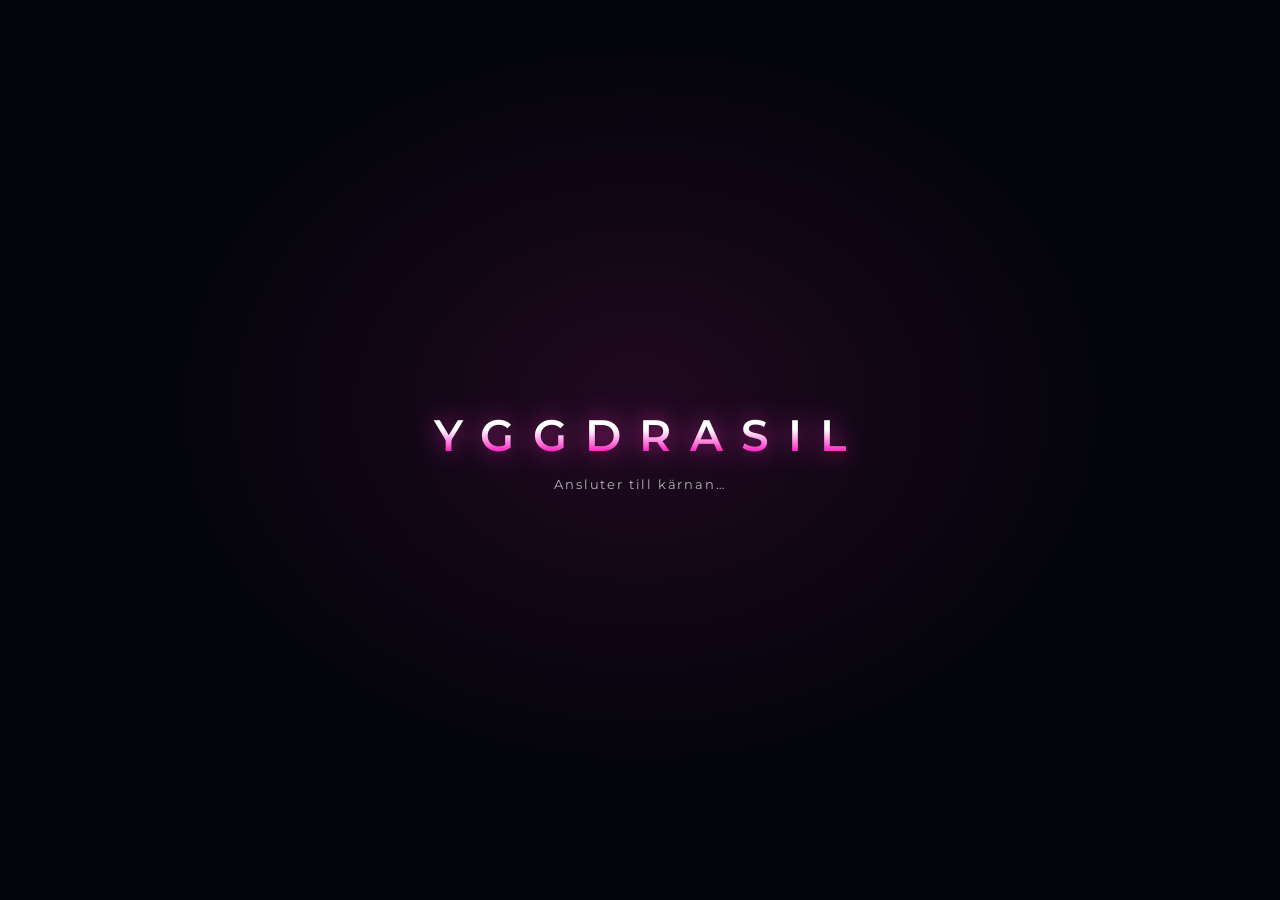
<file: ui/index.html>
<!doctype html>
<html lang="sv">
<head>
<meta charset="utf-8">
<meta name="viewport" content="width=device-width, initial-scale=1">
<title>Yggdrasil</title>
<link rel="icon" href="assets/app.png">
<link rel="stylesheet" href="app.css">
</head>
<body class="no-sports no-weather">
<canvas id="stars"></canvas><div class="grid"></div><div id="drop">SLÄPP FÖR ATT LÄRA NEXUS</div>

<div id="lock">
  <div class="lockbox">
    <h1 id="lockTitle">YGGDRASIL</h1>
    <p id="lockText">Ansluter till kärnan…</p>
  </div>
</div>

<header>
  <div class="brand"><span class="dot"></span><span id="brandName">YGGDRASIL</span></div>
  <div class="lamps" id="lamps"></div>
  <div class="spacer"></div>
  <span class="clock" id="clock"></span>
  <button class="btn hud wx" id="wxBtn" hidden><span id="wxIcon"></span><b id="wxTemp"></b><em id="wxWarn" hidden></em></button>
  <div class="hwrap"><button class="btn hud" id="bgBtn">Bakgrund</button>
    <div class="pop" id="bgPop"><h4>BAKGRUNDSBILD</h4>
      <div class="srow"><span>☀</span><span>Styrka</span><input type="range" id="bgStrength" min="0" max="100"><span class="v" id="vS"></span></div>
      <div class="srow"><span>⤢</span><span>Storlek</span><input type="range" id="bgSize" min="60" max="160"><span class="v" id="vZ"></span></div>
      <div class="srow"><span>↔</span><span>Sidled</span><input type="range" id="bgX" min="-40" max="40"><span class="v" id="vX"></span></div>
      <div class="srow"><span>↕</span><span>Höjdled</span><input type="range" id="bgY" min="-40" max="40"><span class="v" id="vY"></span></div>
      <div class="srow"><span>◐</span><span>Dämpa mitten</span><input type="range" id="bgDim" min="0" max="90"><span class="v" id="vD"></span></div>
      <div class="srow"><span>▣</span><span>Kanttoning bredd</span><input type="range" id="bgEdgeW" min="2" max="45"><span class="v" id="vEW"></span></div>
      <div class="srow"><span>▪</span><span>Kanttoning styrka</span><input type="range" id="bgEdgeS" min="0" max="100"><span class="v" id="vES"></span></div>
      <div class="secbtns"><button id="bgPick">Välj bild…</button><button id="bgOff">Ingen bild</button></div>
      <input type="file" id="bgFile" accept="image/png,image/jpeg,image/webp" hidden>
    </div>
  </div>
  <div class="hwrap"><button class="btn hud" id="soundBtn">Ljud</button>
    <div class="pop" id="soundPop"><h4>LJUDNIVÅER</h4>
      <label class="master"><span>Stäng av allt ljud</span><input type="checkbox" id="masterMute"><i></i></label>
      <div id="soundRows"></div>
    </div>
  </div>
</header>

<div id="scores"><div class="sc-in"><div class="sc-tabs" id="scTabs"></div><div class="sc-grid" id="scGrid"></div></div></div>
<div id="sports" hidden><div id="league"><span id="leagueName"></span> ▾<div id="leagueMenu"></div></div><div id="track"><div id="tape"></div></div><div id="pager"></div><button id="matchBtn" type="button"><svg viewBox="0 0 24 24"><path d="M3 5h18v12H3z"/><path d="M8 21h8M12 17v4"/><path d="M4 4l16 14"/></svg><span>MATCHLÄGE</span></button></div>
<div id="statusChip"><i></i><span id="status">Ansluter…</span></div>

<div id="stage">
  <svg id="fx"><defs><filter id="blur" x="-50%" y="-50%" width="200%" height="200%"><feGaussianBlur stdDeviation="3"/></filter></defs><g id="guides"></g><g id="bolts"></g></svg>
  <aside id="left">
    <div class="sys">
      <div class="row"><span>GPU</span><b id="gpuPct">–</b></div><div class="bar"><i id="gpuBar"></i></div>
      <div class="row"><span>VRAM</span><span><b id="vram">–</b> / <span id="vramTotal">–</span> GB</span></div>
      <div class="row"><span>Modell</span><b id="modelName">–</b></div>
      <div class="spark" id="spark"></div>
    </div>
    <div id="people"></div>
  </aside>
  <section id="agents"></section>
  <div id="bgwrap"><div id="bgimg"></div><div id="bgdim"></div></div>
  <canvas id="chart"></canvas>
  <canvas id="nexus"></canvas>
  <div id="wells"></div>
  <aside id="chat">
    <div class="chathead"><span class="head">LOGG</span><input id="search" placeholder="Sök  Ctrl+F" autocomplete="off"><label class="toggle"><input type="checkbox" id="steps" checked> steg</label></div>
    <div id="log"></div>
    <form id="ask"><input id="askInput" placeholder="Fråga Nexus…  (Ctrl+Alt+J)" autocomplete="off" maxlength="4000"></form>
  </aside>
  <div id="panel"></div>
  <div id="cal"></div>
  <div id="pending"></div>
  <div id="pop"></div>
  <div id="toast"></div>
</div>

<script type="module" src="js/app.js"></script>
</body>
</html>
</file>
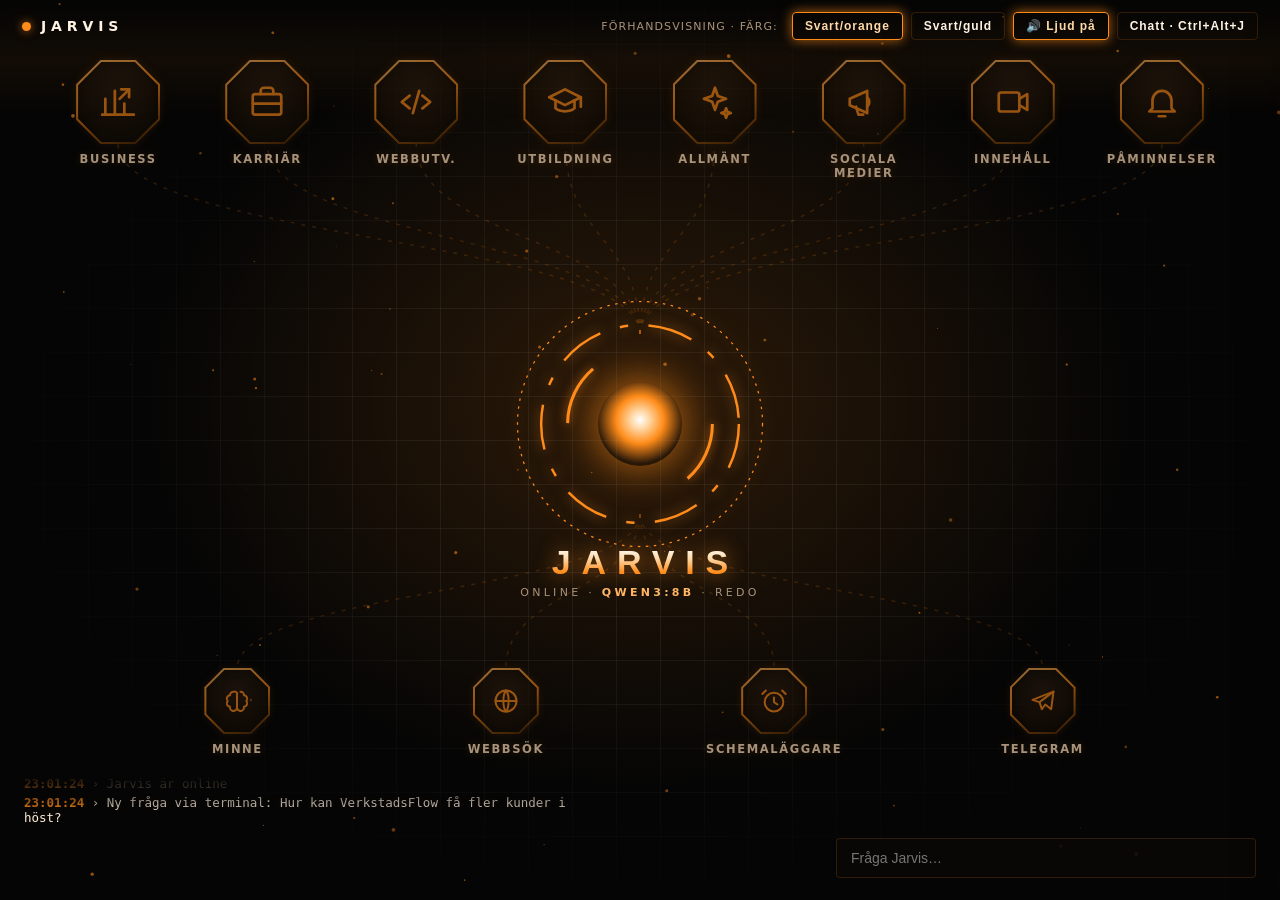
<file: Claude outputs/jarvis_ui_preview.html>
<!doctype html>
<html lang="sv" data-theme="orange">
<head>
<meta charset="utf-8">
<meta name="viewport" content="width=device-width, initial-scale=1">
<title>Jarvis – förhandsvisning</title>
<style>
:root{
  --bg:#050505; --panel:#0b0b0c; --line:rgba(255,255,255,.06);
  --accent:#ff8c1a; --accent-2:#ffb866; --hot:#ffd9a8;
  --dim:rgba(255,140,26,.16); --glow:rgba(255,140,26,.70);
  --text:#fff3e3; --muted:#a8927a;
}
:root[data-theme="gold"]{
  --accent:#f0b43c; --accent-2:#ffd77a; --hot:#fff1c4;
  --dim:rgba(240,180,60,.16); --glow:rgba(240,180,60,.68);
  --text:#fff8e6; --muted:#ab9c78;
}
*{box-sizing:border-box;margin:0;padding:0}
html,body{height:100%}
body{
  background:radial-gradient(ellipse at 50% 45%, var(--dim) 0%, transparent 55%), var(--bg);
  color:var(--text); font-family:"Segoe UI",system-ui,sans-serif; overflow:hidden;
  transition:background .6s;
}
#stars{position:fixed;inset:0;z-index:0;pointer-events:none}
.grid{position:fixed;inset:0;z-index:0;pointer-events:none;
  background-image:linear-gradient(var(--line) 1px,transparent 1px),linear-gradient(90deg,var(--line) 1px,transparent 1px);
  background-size:44px 44px; mask-image:radial-gradient(ellipse at center,#000 30%,transparent 75%)}
.scan{position:fixed;left:0;right:0;height:120px;z-index:0;pointer-events:none;
  background:linear-gradient(transparent,var(--dim),transparent);opacity:.35;animation:scan 9s linear infinite}
@keyframes scan{from{top:-120px}to{top:100%}}

/* ---------- header ---------- */
header{position:relative;z-index:5;display:flex;align-items:center;justify-content:space-between;padding:12px 22px}
.brand{display:flex;align-items:center;gap:10px;letter-spacing:.35em;font-weight:700;font-size:14px}
.dot{width:9px;height:9px;border-radius:50%;background:var(--accent);box-shadow:0 0 10px var(--glow);animation:blink 2s infinite}
@keyframes blink{50%{opacity:.35}}
.controls{display:flex;gap:8px;align-items:center}
.btn{background:transparent;border:1px solid var(--dim);color:var(--text);padding:6px 12px;border-radius:4px;cursor:pointer;
  font:600 12px "Segoe UI",sans-serif;letter-spacing:.08em;transition:.2s}
.btn:hover,.btn.on{border-color:var(--accent);box-shadow:0 0 12px var(--glow);color:var(--hot)}
.hint{color:var(--muted);font-size:11px;letter-spacing:.1em;margin-right:6px}

/* ---------- stage ---------- */
#stage{position:relative;z-index:2;height:calc(100vh - 56px - 132px);min-height:440px;display:flex;flex-direction:column;justify-content:space-between;padding:8px 24px}
#wires{position:absolute;inset:0;width:100%;height:100%;z-index:0;overflow:visible}
.wire{fill:none;stroke:var(--dim);stroke-width:1.5;stroke-dasharray:4 7;animation:flow 2.4s linear infinite}
.wire.active{stroke:var(--accent);stroke-width:2.2;filter:drop-shadow(0 0 4px var(--glow))}
@keyframes flow{to{stroke-dashoffset:-22}}

.row{position:relative;z-index:1;display:flex;justify-content:space-evenly;align-items:flex-start}
.node{display:flex;flex-direction:column;align-items:center;gap:8px;width:110px;
  filter:drop-shadow(0 0 5px var(--dim));animation:breathe 4s ease-in-out infinite;transition:filter .3s, transform .3s}
.node:nth-child(2n){animation-delay:-1.3s}.node:nth-child(3n){animation-delay:-2.6s}
@keyframes breathe{50%{filter:drop-shadow(0 0 11px var(--dim))}}
.oct{position:relative;width:84px;height:84px;clip-path:polygon(29% 0,71% 0,100% 29%,100% 71%,71% 100%,29% 100%,0 71%,0 29%);
  background:linear-gradient(160deg,var(--accent-2),var(--accent) 45%,#3a1d00);opacity:.55;transition:opacity .3s}
:root[data-theme="gold"] .oct{background:linear-gradient(160deg,var(--accent-2),var(--accent) 45%,#3a2a00)}
.oct-in{position:absolute;inset:2px;clip-path:inherit;background:radial-gradient(circle at 50% 35%,#1a1410,#070605 70%);
  display:grid;place-items:center}
.oct svg{width:38px;height:38px;stroke:var(--accent);fill:none;stroke-width:1.7;stroke-linecap:round;stroke-linejoin:round;transition:.3s}
.label{font-size:11.5px;font-weight:600;letter-spacing:.14em;text-transform:uppercase;color:var(--muted);transition:.3s;text-align:center}
.node.small .oct{width:66px;height:66px}.node.small .oct svg{width:28px;height:28px}
.node.active{animation:none;filter:drop-shadow(0 0 18px var(--glow)) drop-shadow(0 0 4px var(--accent-2));transform:translateY(-3px) scale(1.06)}
.node.active .oct{opacity:1}
.node.active svg{stroke:var(--hot)}
.node.active .label{color:var(--hot);text-shadow:0 0 8px var(--glow)}
.ripple{position:absolute;inset:0;clip-path:inherit;border:0;background:var(--accent);opacity:0;pointer-events:none}
.node.active .ripple{animation:ripple 1.1s ease-out infinite}
@keyframes ripple{0%{opacity:.55;transform:scale(.6)}100%{opacity:0;transform:scale(1.25)}}
.node .wrap{position:relative}

/* ---------- core ---------- */
.center{position:relative;z-index:1;display:flex;justify-content:center;align-items:center;flex:1}
.core{position:relative;width:250px;height:250px;display:grid;place-items:center}
.ring{position:absolute;inset:0;border-radius:50%}
.ring svg{width:100%;height:100%;overflow:visible}
.ring circle{fill:none;stroke:var(--accent);filter:drop-shadow(0 0 3px var(--glow))}
.r1{animation:spin 24s linear infinite}.r2{animation:spin 14s linear infinite reverse}.r3{animation:spin 8s linear infinite}
.core.busy .r1{animation-duration:6s}.core.busy .r2{animation-duration:3.5s}.core.busy .r3{animation-duration:2s}
@keyframes spin{to{transform:rotate(360deg)}}
.orb{width:84px;height:84px;border-radius:50%;
  background:radial-gradient(circle at 50% 45%,#fff 0%,var(--hot) 14%,var(--accent) 38%,rgba(0,0,0,0) 70%);
  box-shadow:0 0 40px var(--glow),0 0 90px var(--dim);animation:pulse 2.6s ease-in-out infinite}
.core.busy .orb{animation-duration:.9s}
@keyframes pulse{50%{transform:scale(1.13);box-shadow:0 0 60px var(--glow),0 0 130px var(--dim)}}
.title{position:absolute;bottom:-50px;text-align:center;width:340px}
.title h1{font:800 34px "Segoe UI",sans-serif;letter-spacing:.32em;padding-left:.32em;
  background:linear-gradient(180deg,#fff 10%,var(--hot) 40%,var(--accent) 75%);-webkit-background-clip:text;background-clip:text;color:transparent;
  filter:drop-shadow(0 0 10px var(--glow))}
.title p{margin-top:4px;font-size:11px;letter-spacing:.3em;color:var(--muted);text-transform:uppercase}
.title p b{color:var(--accent-2);font-weight:600}

/* speech bubble */
#bubble{position:absolute;left:calc(50% + 150px);top:calc(50% - 120px);max-width:330px;z-index:3;
  background:rgba(12,10,8,.92);border:1px solid var(--accent);box-shadow:0 0 22px var(--dim);border-radius:6px;
  padding:12px 14px;font-size:13.5px;line-height:1.45;opacity:0;transform:translateY(8px);transition:.4s;pointer-events:none}
#bubble.show{opacity:1;transform:none}
#bubble small{display:block;color:var(--accent-2);font-size:10.5px;letter-spacing:.15em;text-transform:uppercase;margin-bottom:5px}

/* ---------- ticker ---------- */
#ticker{position:fixed;left:24px;bottom:16px;z-index:4;width:min(560px,60vw);height:110px;overflow:hidden;
  font:12.5px Consolas,"Cascadia Mono",monospace;mask-image:linear-gradient(transparent,#000 40%)}
#ticker div{color:var(--muted);padding:2px 0;animation:in .4s ease-out}
#ticker div b{color:var(--accent)}
#ticker div:last-child{color:var(--text);text-shadow:0 0 6px var(--dim)}
@keyframes in{from{opacity:0;transform:translateX(-8px)}}

/* ask bar */
#ask{position:fixed;right:24px;bottom:22px;z-index:4;display:flex;gap:8px;width:min(420px,36vw)}
#ask input,#chat input{flex:1;background:rgba(10,9,8,.85);border:1px solid var(--dim);color:var(--text);padding:11px 14px;border-radius:4px;
  font:14px "Segoe UI",sans-serif;outline:none;transition:.2s}
#ask input:focus,#chat input:focus{border-color:var(--accent);box-shadow:0 0 14px var(--dim)}

/* chat panel */
#chat{position:fixed;top:56px;right:0;bottom:0;width:min(400px,92vw);z-index:6;background:rgba(8,7,6,.96);
  border-left:1px solid var(--accent);box-shadow:-10px 0 40px rgba(0,0,0,.7),0 0 30px var(--dim);
  transform:translateX(105%);transition:transform .45s cubic-bezier(.2,.8,.2,1);display:flex;flex-direction:column}
#chat.open{transform:none}
#chat h2{font-size:12px;letter-spacing:.3em;padding:16px 18px;border-bottom:1px solid var(--dim);color:var(--accent-2)}
#msgs{flex:1;overflow-y:auto;padding:14px 16px;display:flex;flex-direction:column;gap:10px}
.msg{max-width:88%;padding:9px 12px;border-radius:6px;font-size:13.5px;line-height:1.45;animation:in .3s}
.msg.user{align-self:flex-end;background:var(--dim);border:1px solid rgba(255,255,255,.06)}
.msg.jarvis{align-self:flex-start;background:#0f0d0b;border:1px solid var(--accent);box-shadow:0 0 10px var(--dim)}
.msg small{display:block;font-size:10px;letter-spacing:.12em;color:var(--muted);margin-bottom:3px;text-transform:uppercase}
#chat form{display:flex;gap:8px;padding:12px;border-top:1px solid var(--dim)}

@media (max-width:900px){.node{width:78px}.oct{width:60px;height:60px}.oct svg{width:28px;height:28px}.label{font-size:9.5px}
  #bubble{left:12px;right:12px;top:auto;bottom:150px;max-width:none}.core{width:190px;height:190px}}
</style>
</head>
<body>
<canvas id="stars"></canvas><div class="grid"></div><div class="scan"></div>

<header>
  <div class="brand"><span class="dot"></span>JARVIS</div>
  <div class="controls">
    <span class="hint">FÖRHANDSVISNING · FÄRG:</span>
    <button class="btn on" data-theme-btn="orange">Svart/orange</button>
    <button class="btn" data-theme-btn="gold">Svart/guld</button>
    <button class="btn on" id="sound" title="Ljud på/av">🔊 Ljud på</button>
    <button class="btn" id="chatBtn" title="Ctrl+Alt+J">Chatt · Ctrl+Alt+J</button>
  </div>
</header>

<main id="stage">
  <svg id="wires"></svg>
  <section class="row" id="agents"></section>
  <section class="center">
    <div class="core" id="core">
      <div class="ring r1"><svg viewBox="0 0 100 100"><circle cx="50" cy="50" r="49" stroke-width=".5" stroke-dasharray="1 2.2"/></svg></div>
      <div class="ring r2" style="inset:22px"><svg viewBox="0 0 100 100"><circle cx="50" cy="50" r="48" stroke-width="1.2" stroke-dasharray="22 10 4 10"/></svg></div>
      <div class="ring r3" style="inset:48px"><svg viewBox="0 0 100 100"><circle cx="50" cy="50" r="47" stroke-width="2" stroke-dasharray="40 108"/></svg></div>
      <div class="orb"></div>
      <div class="title"><h1>JARVIS</h1><p id="status">Online · <b>qwen3:8b</b> · redo</p></div>
    </div>
    <div id="bubble"></div>
  </section>
  <section class="row" id="services"></section>
</main>

<div id="ticker"></div>
<form id="ask"><input placeholder="Fråga Jarvis…" autocomplete="off"></form>

<aside id="chat">
  <h2>CHATT MED JARVIS</h2>
  <div id="msgs"></div>
  <form><input placeholder="Skriv här…" autocomplete="off"></form>
</aside>

<script>
const $=id=>document.getElementById(id);
const agents=$('agents'),services=$('services'),stage=$('stage'),core=$('core'),wires=$('wires'),ticker=$('ticker'),msgs=$('msgs'),sound=$('sound'),chatBtn=$('chatBtn'),chat=$('chat'),statusEl=$('status');
const ICONS = {
  business:'<path d="M4 20V10M10 20V5M16 20v-7M22 20H2"/><path d="M14 4h5v5"/><path d="M19 4l-6 6"/>',
  career:'<rect x="3" y="7" width="18" height="13" rx="1.5"/><path d="M8 7V5a2 2 0 0 1 2-2h4a2 2 0 0 1 2 2v2M3 13h18"/>',
  webdev:'<path d="M8 8l-5 4 5 4M16 8l5 4-5 4M14 5l-4 14"/>',
  education:'<path d="M2 9l10-5 10 5-10 5z"/><path d="M6 11v5c3 2.5 9 2.5 12 0v-5M22 9v6"/>',
  general:'<path d="M12 3l1.8 5.2L19 10l-5.2 1.8L12 17l-1.8-5.2L5 10l5.2-1.8z"/><path d="M19 16l.8 2.2L22 19l-2.2.8L19 22l-.8-2.2L16 19l2.2-.8z"/>',
  social:'<path d="M3 10v4l11 5V5L3 10z"/><path d="M14 9a4 4 0 0 1 0 6M7 15l1.5 5h3"/>',
  content:'<rect x="3" y="6" width="13" height="12" rx="1.5"/><path d="M16 10l5-3v10l-5-3"/>',
  reminder:'<path d="M6 16V11a6 6 0 0 1 12 0v5l2 2H4z"/><path d="M10 21h4"/>',
  memory:'<path d="M9 4a3 3 0 0 0-3 3 3 3 0 0 0-2 5 3 3 0 0 0 2 5 3 3 0 0 0 6 1V5a3 3 0 0 0-3-1zM15 4a3 3 0 0 1 3 3 3 3 0 0 1 2 5 3 3 0 0 1-2 5 3 3 0 0 1-6 1"/>',
  web:'<circle cx="12" cy="12" r="9"/><path d="M3 12h18M12 3c3 3.5 3 14.5 0 18M12 3c-3 3.5-3 14.5 0 18"/>',
  scheduler:'<circle cx="12" cy="13" r="8"/><path d="M12 9v4l3 2M5 3L2 6M19 3l3 3"/>',
  telegram:'<path d="M21 4L3 11l6 2 2 6 3-4 5 4z"/><path d="M9 13l12-9"/>',
};
const AGENTS = [
  ['business_agent','business','Business'],['career_agent','career','Karriär'],['webdeveloper_agent','webdev','Webbutv.'],
  ['education_agent','education','Utbildning'],['general_agent','general','Allmänt'],['socialmediamanager_agent','social','Sociala medier'],
  ['contentcreator_agent','content','Innehåll'],['reminder_agent','reminder','Påminnelser'],
];
const SERVICES = [['memory','memory','Minne'],['web','web','Webbsök'],['scheduler','scheduler','Schemaläggare'],['telegram','telegram','Telegram']];

function nodeHTML([id,icon,label],small){
  return `<div class="node${small?' small':''}" data-id="${id}"><div class="wrap"><div class="oct"><div class="oct-in"><svg viewBox="0 0 24 24">${ICONS[icon]}</svg></div><div class="ripple"></div></div></div><div class="label">${label}</div></div>`;
}
agents.innerHTML = AGENTS.map(a=>nodeHTML(a)).join('');
services.innerHTML = SERVICES.map(s=>nodeHTML(s,true)).join('');

/* ---------- wires ---------- */
const NS='http://www.w3.org/2000/svg', paths={};
function layout(){
  wires.innerHTML=''; const st=stage.getBoundingClientRect(), c=core.getBoundingClientRect();
  const cx=c.left+c.width/2-st.left, cy=c.top+c.height/2-st.top;
  document.querySelectorAll('.node').forEach(n=>{
    const o=n.querySelector('.oct').getBoundingClientRect(), up=n.parentElement.id==='agents';
    const x=o.left+o.width/2-st.left, y=(up?o.bottom:o.top)-st.top;
    const sy=up?cy-c.height*0.36:cy+c.height*0.36;
    const p=document.createElementNS(NS,'path');
    p.setAttribute('d',`M${cx},${sy} C${cx},${(sy+y)/2} ${x},${(sy+y)/2} ${x},${y}`);
    p.setAttribute('class','wire'); wires.appendChild(p); paths[n.dataset.id]=p;
  });
}
addEventListener('resize',layout); setTimeout(layout,50);

function particle(id,toNode=true,count=3){
  const p=paths[id]; if(!p) return; const L=p.getTotalLength();
  p.classList.add('active'); setTimeout(()=>p.classList.remove('active'),1600);
  for(let k=0;k<count;k++){
    const dot=document.createElementNS(NS,'circle'); dot.setAttribute('r',k?2.4:3.6);
    dot.setAttribute('fill','var(--hot)'); dot.style.filter='drop-shadow(0 0 6px var(--accent))'; wires.appendChild(dot);
    const start=performance.now()+k*140, dur=900;
    (function step(t){ const q=Math.min(Math.max((t-start)/dur,0),1), e=q<.5?2*q*q:1-Math.pow(-2*q+2,2)/2;
      const pt=p.getPointAtLength((toNode?e:1-e)*L); dot.setAttribute('cx',pt.x); dot.setAttribute('cy',pt.y);
      if(q<1) requestAnimationFrame(step); else dot.remove(); })(performance.now());
  }
}
const node=id=>document.querySelector(`.node[data-id="${id}"]`);
function light(id,ms=1800){const n=node(id); if(!n)return; n.classList.add('active'); clearTimeout(n._t); if(ms) n._t=setTimeout(()=>n.classList.remove('active'),ms);}
function unlight(id){const n=node(id); n&&n.classList.remove('active');}

/* ---------- ticker, bubble, chat ---------- */
function log(msg){const d=document.createElement('div'); const t=new Date().toLocaleTimeString('sv-SE');
  d.innerHTML=`<b>${t}</b> › ${msg}`; ticker.appendChild(d); while(ticker.children.length>8) ticker.firstChild.remove(); blip(660,.03);}
function bubble(agent,text){bubbleEl.innerHTML=`<small>${agent}</small>${text}`; bubbleEl.classList.add('show');
  clearTimeout(bubbleEl._t); bubbleEl._t=setTimeout(()=>bubbleEl.classList.remove('show'),7000);}
const bubbleEl=document.getElementById('bubble');
function chatMsg(who,text,meta){const m=document.createElement('div'); m.className='msg '+who;
  m.innerHTML=(meta?`<small>${meta}</small>`:'')+text; msgs.appendChild(m); msgs.scrollTop=msgs.scrollHeight;}
function busy(on,agent){core.classList.toggle('busy',on);
  statusEl.innerHTML=on?`Arbetar · <b>${agent}</b>`:'Online · <b>qwen3:8b</b> · redo';}

/* ---------- tiny sound (demo) ---------- */
let soundOn=true, ac=null;
function blip(f=520,v=.05){ if(!soundOn) return; try{ ac=ac||new AudioContext(); const o=ac.createOscillator(),g=ac.createGain();
  o.frequency.value=f; o.type='sine'; g.gain.value=v; g.gain.exponentialRampToValueAtTime(.0001,ac.currentTime+.18);
  o.connect(g).connect(ac.destination); o.start(); o.stop(ac.currentTime+.2);}catch(e){} }
sound.onclick=()=>{soundOn=!soundOn; sound.textContent=soundOn?'🔊 Ljud på':'🔇 Ljud av'; sound.classList.toggle('on',soundOn);};

/* ---------- scripted demo ---------- */
const wait=ms=>new Promise(r=>setTimeout(r,ms));
async function runQuery({via,text,category,agent,memory,web,reply,after}){
  if(via==='telegram'){light('telegram',1500); particle('telegram',false);}
  log(`Ny fråga via ${via}: ${text}`); chatMsg('user',text,via); blip(440,.05);
  await wait(900); busy(true,agent); log(`Kategori '${category}' → ${agent}`); particle(agent); light(agent,0);
  await wait(1100);
  if(memory){light('memory',1500); particle('memory'); await wait(500); particle('memory',false,2); log(memory); await wait(900);}
  if(web){light('web',2600); particle('web'); log(`Söker på webben: ${web}`); await wait(1500); particle('web',false,4);
    log('Hittade 5 källor på webben'); await wait(900);}
  await wait(900); particle(agent,false,4); await wait(700); unlight(agent); busy(false);
  log(`${agent} svarade på ${(3+Math.random()*4).toFixed(1)}s`); bubble(agent,reply); chatMsg('jarvis',reply,agent); blip(880,.05);
  if(via==='telegram'){await wait(400); particle('telegram'); light('telegram',1200);}
  if(after) await after();
}
const SCRIPT=[
  ()=>runQuery({via:'terminal',text:'Hur kan VerkstadsFlow få fler kunder i höst?',category:'business',agent:'business_agent',
    memory:'Minnet: 2 samtal, 1 dokument',web:'bilverkstad marknadsföring lokalt 2026',
    reply:'Tre snabba vinster: Google-recensioner efter varje jobb, en säsongskampanj för vinterdäck och en enkel bokningsknapp på startsidan. Ska jag skissa ett mejl till dina befintliga kunder?'}),
  async()=>{await wait(1500); light('memory',2000); log('Långtidsminnet uppdaterat (4 nya meddelanden)'); blip(300,.03);},
  ()=>runQuery({via:'telegram',text:'påminn mig att ringa verkstaden imorgon kl 10',category:'reminders',agent:'reminder_agent',
    reply:'Ska jag lägga in: "Ring verkstaden" imorgon kl 10:00? (ja/nej)'}),
  ()=>runQuery({via:'telegram',text:'ja',category:'svar på väntande fråga',agent:'reminder_agent',
    reply:'Klart! Jag påminner dig imorgon kl 10:00.',
    after:async()=>{await wait(500); particle('scheduler'); light('scheduler',1800); log('Ny påminnelse: Ring verkstaden');}}),
  async()=>{await wait(1800); light('scheduler',2200); log('Påminnelse skickad: Hämta på förskolan'); await wait(600);
    particle('scheduler',false); await wait(700); particle('telegram'); light('telegram',1500); blip(990,.05);},
  ()=>runQuery({via:'terminal',text:'Ge mig tre videoidéer om integritet på nätet',category:'content_creation',agent:'contentcreator_agent',
    memory:'Minnet: 1 samtal, 0 dokument',
    reply:'1) "Så spårar appar dig – och hur du stoppar det" 2) "Cookies förklarat på 60 sekunder" 3) "Testar: hur mycket vet Google om mig?"'}),
];
(async function loop(){ await wait(1200); log('Jarvis är online'); for(;;){ for(const s of SCRIPT){ await s(); await wait(2600);} } })();

/* ---------- interactions ---------- */
function toggleChat(force){chat.classList.toggle('open',force); chatBtn.classList.toggle('on',chat.classList.contains('open'));
  if(chat.classList.contains('open')) chat.querySelector('input').focus();}
chatBtn.onclick=()=>toggleChat();
addEventListener('keydown',e=>{ if(e.ctrlKey&&e.altKey&&e.key.toLowerCase()==='j'){e.preventDefault(); toggleChat();} if(e.key==='Escape') toggleChat(false); });
document.querySelectorAll('form').forEach(f=>f.onsubmit=e=>{e.preventDefault(); const i=f.querySelector('input'), v=i.value.trim(); if(!v)return; i.value='';
  if(f.id==='ask') toggleChat(true);
  runQuery({via:'chatt',text:v,category:'general',agent:'general_agent',memory:'Minnet: 0 samtal, 0 dokument',
    reply:'(Förhandsvisning) Här kommer Jarvis riktiga svar att visas när gränssnittet kopplas till Jarvis Core.'});});
document.querySelectorAll('[data-theme-btn]').forEach(b=>b.onclick=()=>{document.documentElement.dataset.theme=b.dataset.themeBtn;
  document.querySelectorAll('[data-theme-btn]').forEach(x=>x.classList.toggle('on',x===b));});

/* ---------- drifting sparks ---------- */
const cv=document.getElementById('stars'), cx2=cv.getContext('2d'); let sparks=[];
function resize(){cv.width=innerWidth;cv.height=innerHeight; sparks=Array.from({length:70},()=>({x:Math.random()*cv.width,y:Math.random()*cv.height,
  r:Math.random()*1.6+.3,v:Math.random()*.25+.05,a:Math.random()}));}
addEventListener('resize',resize); resize();
(function draw(){ const col=getComputedStyle(document.documentElement).getPropertyValue('--accent').trim();
  cx2.clearRect(0,0,cv.width,cv.height);
  for(const s of sparks){ s.y-=s.v; s.a+=.01; if(s.y<-5){s.y=cv.height+5;s.x=Math.random()*cv.width;}
    cx2.globalAlpha=.25+.35*Math.abs(Math.sin(s.a)); cx2.fillStyle=col; cx2.beginPath(); cx2.arc(s.x,s.y,s.r,0,7); cx2.fill(); }
  requestAnimationFrame(draw); })();
</script>
</body>
</html>
</file>
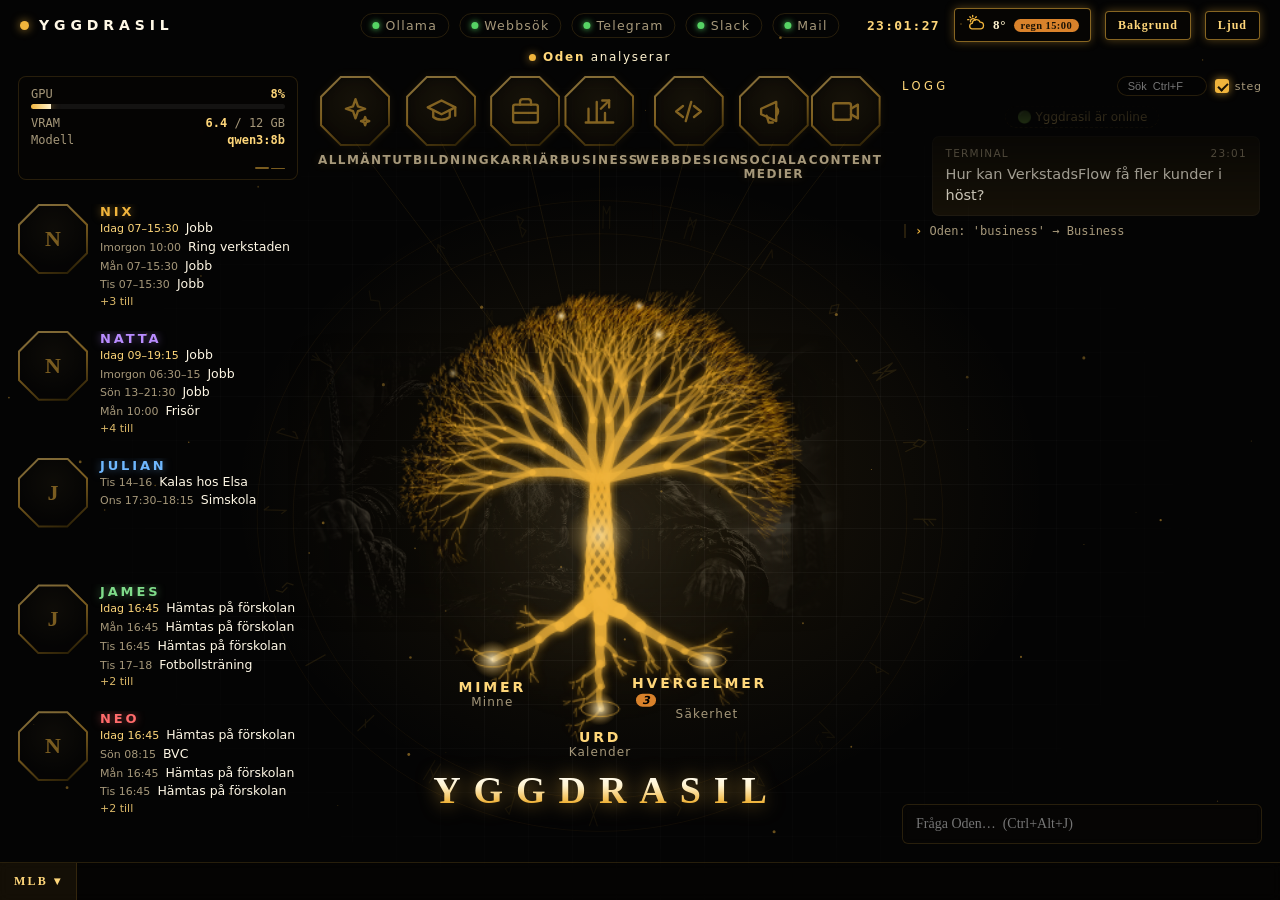
<file: Claude outputs/jarvis_ui_preview_v13.html>
<!doctype html>
<html lang="sv">
<head>
<meta charset="utf-8">
<meta name="viewport" content="width=device-width, initial-scale=1">
<title>Yggdrasil – förhandsvisning v13</title>
<style>
:root{--bg:#040404;--accent:#f0b43c;--accent-2:#ffd77a;--hot:#fff3cf;--dim:rgba(240,180,60,.15);--glow:rgba(240,180,60,.7);
  --text:#fff8e6;--muted:#a6987a;--line:rgba(255,255,255,.045)}
*{box-sizing:border-box;margin:0;padding:0}
html,body{height:100%}
body{background:radial-gradient(ellipse at 50% 55%,rgba(240,180,60,.10) 0%,transparent 45%),var(--bg);color:var(--text);
  font-family:"Segoe UI",system-ui,sans-serif;overflow:hidden}
#sparks{position:fixed;inset:0;z-index:0;pointer-events:none}
.grid{position:fixed;inset:0;z-index:0;pointer-events:none;background-image:linear-gradient(var(--line) 1px,transparent 1px),linear-gradient(90deg,var(--line) 1px,transparent 1px);
  background-size:44px 44px;mask-image:radial-gradient(ellipse at 50% 55%,#000 20%,transparent 65%)}

header{position:relative;z-index:5;height:50px;display:flex;align-items:center;gap:14px;padding:0 20px}
.brand{display:flex;align-items:center;gap:10px;letter-spacing:.35em;font-weight:700;font-size:14px}
.dot{width:9px;height:9px;border-radius:50%;background:var(--accent);box-shadow:0 0 10px var(--glow);animation:blink 2s infinite}
@keyframes blink{50%{opacity:.35}}
.chip{font-size:12.5px;letter-spacing:.1em;color:var(--muted);border:1px solid var(--dim);padding:4px 11px;border-radius:20px;display:flex;gap:6px;align-items:center;transition:.25s}
.chip i{width:7px;height:7px;border-radius:50%;background:#56d364;box-shadow:0 0 6px #56d364}
.chip.flash{border-color:var(--accent);color:var(--hot);box-shadow:0 0 14px var(--glow)}
.spacer{flex:1}
.lamps{position:absolute;left:var(--mid,50%);transform:translateX(-50%);display:flex;gap:10px}
#statusChip{position:absolute;top:50px;left:var(--mid,50%);transform:translateX(-50%);z-index:6;font-size:12px;letter-spacing:.14em;color:var(--muted);display:flex;gap:7px;align-items:center;white-space:nowrap}
#statusChip i{width:7px;height:7px;border-radius:50%;background:var(--accent);opacity:.5}
#statusChip.busy{color:var(--hot)}#statusChip.busy i{opacity:1;box-shadow:0 0 8px var(--glow);animation:blink .6s infinite}
#statusChip b{color:var(--accent-2);font-weight:600}
.chip{cursor:default}.chip.mail{cursor:pointer}.chip .n{background:#d9822b;color:#000;border-radius:8px;padding:0 5px;font-size:9.5px;letter-spacing:0;display:none}
.chip.mail.has .n{display:inline}.chip.mail.has i{background:var(--accent);box-shadow:0 0 6px var(--glow)}
#toast{position:absolute;top:2px;left:var(--tx,50%);transform:translate(0,-10px);z-index:9;opacity:0;pointer-events:none;transition:.35s;
  background:rgba(8,6,3,.85);backdrop-filter:blur(8px);border:1px solid var(--accent);border-radius:8px;padding:9px 14px;font-size:12.5px;box-shadow:0 0 20px var(--dim);min-width:280px}
#toast.show{opacity:1;transform:translate(0,0)}#toast small{display:block;color:var(--accent-2);font-size:10px;letter-spacing:.15em;margin-bottom:2px}
#mailbox{position:absolute;top:56px;z-index:9;width:330px;background:rgba(8,6,3,.88);backdrop-filter:blur(10px);border:1px solid var(--accent);border-radius:8px;padding:8px;display:none}
#mailbox.open{display:block}
.mail-i{padding:8px;border-radius:6px;font-size:12.5px;cursor:pointer;border-bottom:1px solid rgba(255,255,255,.04)}.mail-i:hover{background:rgba(240,180,60,.08)}
.mail-i small{display:flex;justify-content:space-between;color:var(--muted);font-size:10.5px}.mail-i.unread b{color:var(--hot)}
.mail-foot{font-size:10.5px;color:var(--muted);text-align:center;padding:6px 4px 2px}
.secbtns{display:flex;gap:6px;flex-wrap:wrap;margin-top:7px}
.secbtns button,.secbtns select{background:rgba(0,0,0,.3);border:1px solid var(--dim);color:var(--text);font-size:11px;padding:3px 8px;border-radius:12px;cursor:pointer}
.secbtns button:hover{border-color:var(--accent);color:var(--hot)}
.parked{opacity:.55;font-size:11.5px;display:flex;justify-content:space-between;gap:8px;padding:5px 9px}.parked button{background:none;border:0;color:var(--accent-2);cursor:pointer;font-size:11px}
.subhead{font-size:10px;letter-spacing:.25em;color:var(--muted);margin:12px 0 6px}
#panel h3 span{white-space:nowrap}
#panel h3 .pendbtn{margin-left:auto;font-size:11px;margin-right:10px;background:rgba(0,0,0,.3);border:1px solid var(--dim);color:var(--accent-2);border-radius:14px;padding:3px 10px;font:600 11px "Segoe UI";letter-spacing:.1em;cursor:pointer;display:flex;gap:6px;align-items:center}
#panel h3 .pendbtn:hover{border-color:var(--accent);color:var(--hot)}
.pendbtn em{font-style:normal;background:var(--dim);color:var(--hot);border-radius:8px;padding:0 6px}
#pending{position:absolute;z-index:7;left:50%;top:50%;transform:translate(-50%,-50%);width:min(400px,86vw);background:rgba(8,6,3,.94);border:1px solid var(--accent);border-radius:10px;padding:14px;box-shadow:0 0 30px var(--dim);display:none}
#pending.open{display:block}
#pending h4{font-size:11.5px;letter-spacing:.28em;color:var(--accent-2);margin-bottom:10px;display:flex;justify-content:space-between}
#pending h4 button{background:none;border:0;color:var(--muted);cursor:pointer;font-size:14px}
.pi{padding:9px 10px;border-radius:6px;background:rgba(255,255,255,.03);margin-bottom:7px;font-size:13px}
.pi small{display:block;color:var(--muted);font-size:11.5px;margin:2px 0 6px}
.pi button{background:rgba(0,0,0,.3);border:1px solid var(--dim);color:var(--text);font-size:11px;padding:3px 9px;border-radius:12px;cursor:pointer;margin-right:5px}
.pi button:hover{border-color:var(--accent);color:var(--hot)}
.clock{font:600 13px Consolas,monospace;color:var(--accent-2);letter-spacing:.1em}
.btn{background:transparent;border:1px solid var(--dim);color:var(--text);padding:6px 12px;border-radius:4px;cursor:pointer;font:600 12px "Segoe UI";letter-spacing:.08em}
.btn.on{border-color:var(--accent);box-shadow:0 0 12px var(--glow);color:var(--hot)}
.btn.gold{color:var(--accent-2);border-color:rgba(240,180,60,.55);box-shadow:0 0 10px rgba(240,180,60,.35);background:rgba(10,8,4,.4)}
.btn.gold:hover,.btn.gold:focus{color:var(--accent-2);box-shadow:0 0 18px var(--glow);outline:none}

#stage{position:absolute;top:50px;left:0;right:0;bottom:38px;z-index:2}
#sports{position:fixed;left:0;right:0;bottom:0;height:38px;z-index:6;display:flex;align-items:center;border-top:1px solid var(--dim);background:rgba(6,5,3,.7);backdrop-filter:blur(6px)}
#league{flex:none;height:100%;display:flex;align-items:center;gap:6px;padding:0 14px;border-right:1px solid var(--dim);font:700 12px "Segoe UI";letter-spacing:.18em;color:var(--accent-2);cursor:pointer;background:rgba(240,180,60,.06);position:relative}
#league:hover{color:var(--hot)}
#leagueMenu{position:absolute;bottom:42px;left:6px;width:200px;background:rgba(8,6,3,.95);border:1px solid var(--accent);border-radius:8px;padding:6px;display:none}
#leagueMenu.open{display:block}
#leagueMenu div{padding:6px 9px;border-radius:5px;font:600 12px "Segoe UI";letter-spacing:.1em;color:var(--text);cursor:pointer;display:flex;justify-content:space-between}
#leagueMenu div:hover{background:rgba(240,180,60,.1)}#leagueMenu div.on{color:var(--accent-2)}
#track{flex:1;overflow:hidden;height:100%;position:relative;mask-image:linear-gradient(90deg,transparent,#000 3%,#000 97%,transparent)}
#tape{position:absolute;top:0;height:100%;display:flex;align-items:center;gap:34px;white-space:nowrap;padding-left:100%;will-change:transform}
#sports:hover #tape{animation-play-state:paused}
@keyframes tape{to{transform:translateX(-100%)}}
.game{display:flex;align-items:center;gap:9px;font-size:13px;cursor:pointer;color:var(--text)}
.game:hover{color:var(--hot)}
.game b{font:700 13.5px "Segoe UI"}.game .w{color:var(--hot)}.game .l{color:var(--muted)}
.game .st{font-size:10.5px;letter-spacing:.1em;color:var(--accent-2);border:1px solid var(--dim);border-radius:10px;padding:0 7px}
.game .st.live{color:#1a1205;background:#e05a4a;border-color:#e05a4a;animation:blink 1.4s infinite}
.game .x{font-size:11.5px;color:var(--muted)}
.sep{color:var(--accent);opacity:.5}
.box{width:100%;border-collapse:collapse;font-size:13px;margin:6px 0 12px}.box td,.box th{padding:5px 6px;text-align:center;border-bottom:1px solid rgba(255,255,255,.05)}
.box th{color:var(--muted);font-weight:600;font-size:11px}.box td:first-child,.box th:first-child{text-align:left}
#fx{position:absolute;inset:0;width:100%;height:100%;z-index:3;pointer-events:none;overflow:visible}
.guide{stroke:var(--accent);stroke-width:1;opacity:.08;transition:opacity .25s}.guide.hot{opacity:.35}

/* left column: system + upcoming (floating, no panel) */
#left{position:absolute;left:18px;top:26px;bottom:18px;width:280px;z-index:4;display:flex;flex-direction:column;gap:18px}
.sys{border:1px solid var(--dim);border-radius:8px;padding:10px 12px;background:rgba(10,8,4,.32);backdrop-filter:blur(5px);font:12px Consolas,monospace;color:var(--muted)}
.sys .row{display:flex;justify-content:space-between;margin-bottom:3px}.sys b{color:var(--accent-2)}
.bar{height:5px;border-radius:3px;background:rgba(255,255,255,.06);margin:3px 0 7px;overflow:hidden}
.bar i{display:block;height:100%;width:8%;background:linear-gradient(90deg,var(--accent),var(--hot));box-shadow:0 0 8px var(--glow);transition:width .8s}
.spark{display:flex;align-items:flex-end;gap:2px;height:18px;margin-top:4px}.spark span{flex:1;background:var(--accent);opacity:.5;border-radius:1px;transition:height .5s}
.head{font-size:11.5px;letter-spacing:.3em;color:var(--accent-2);margin-bottom:8px}
#people{flex:1;min-height:0;display:flex;flex-direction:column;justify-content:space-evenly;padding:6px 0}
.person{display:flex;gap:12px;align-items:flex-start;cursor:pointer;min-height:0;overflow:hidden}
.pnode{flex:none;position:relative;width:70px;height:70px;clip-path:polygon(29% 0,71% 0,100% 29%,100% 71%,71% 100%,29% 100%,0 71%,0 29%);
  background:linear-gradient(160deg,var(--accent-2),var(--accent) 45%,#3a2a00);opacity:.5;transition:.25s}
.pnode b{position:absolute;inset:2px;clip-path:inherit;background:radial-gradient(circle at 50% 35%,#18140c,#060504 70%) center/cover no-repeat;display:grid;place-items:center;font:700 22px "Segoe UI";color:var(--accent)}
.pnode b.photo{color:transparent}
.person:hover .pnode{opacity:1;filter:drop-shadow(0 0 12px var(--glow))}
.person.soon .pnode{opacity:.75;animation:soon 3s ease-in-out infinite}
@keyframes soon{50%{filter:drop-shadow(0 0 7px var(--dim))}}
.pinfo{min-width:0;flex:1}
.pname{font-size:13px;font-weight:700;letter-spacing:.22em;text-transform:uppercase;color:var(--pc);text-shadow:0 0 8px color-mix(in srgb,var(--pc) 50%,transparent)}
.pev{font-size:12.5px;line-height:1.5;white-space:nowrap;overflow:hidden;text-overflow:ellipsis}
.pev small{color:var(--muted);font-size:11px;margin-right:7px}
.pev.today small{color:var(--accent-2)}
.pev.none{color:var(--muted);font-size:12px;font-style:italic}
.pmore{font-size:11px;color:var(--accent-2);margin-top:1px;opacity:.85}
#cal{position:absolute;z-index:8;left:50%;top:50%;transform:translate(-50%,-50%) scale(.97);width:min(1000px,94vw);height:min(720px,90%);
  background:rgba(8,6,3,.9);backdrop-filter:blur(12px);border:1px solid var(--accent);border-radius:12px;box-shadow:0 0 50px var(--dim);padding:16px;
  display:flex;flex-direction:column;opacity:0;pointer-events:none;transition:.25s}
#cal.open{opacity:1;pointer-events:auto;transform:translate(-50%,-50%)}
.calbar{display:flex;align-items:center;gap:10px;flex-wrap:wrap;margin-bottom:12px}
.calbar h3{font-size:12.5px;letter-spacing:.3em;color:var(--accent-2);margin-right:8px}
.calbar .nav{display:flex;align-items:center;gap:6px}
.cbtn{background:rgba(0,0,0,.35);border:1px solid var(--dim);color:var(--text);border-radius:6px;padding:5px 10px;font:600 12px "Segoe UI";cursor:pointer}
.cbtn:hover{border-color:var(--accent);color:var(--hot)}.cbtn.on{background:var(--accent);color:#1a1205;border-color:var(--accent)}
.calbar .range{min-width:190px;text-align:center;font-size:13px;color:var(--hot)}
.filters{display:flex;gap:6px;margin-left:auto}
.fchip{border:1px solid var(--pc);color:var(--pc);background:rgba(0,0,0,.3);border-radius:14px;padding:3px 10px;font-size:11.5px;cursor:pointer;font-weight:600}
.fchip.off{opacity:.3;border-style:dashed}
.calbody{flex:1;min-height:0;overflow:auto}
.week{display:grid;grid-template-columns:repeat(7,1fr);gap:6px;height:100%}
.wday{border:1px solid rgba(255,255,255,.06);border-radius:7px;padding:6px;min-height:0;overflow:auto;background:rgba(255,255,255,.015)}
.wday.today{border-color:var(--accent);box-shadow:inset 0 0 14px var(--dim)}
.wday h5{font-size:11.5px;color:var(--accent-2);margin-bottom:6px;letter-spacing:.08em}
.cev{border-left:3px solid var(--pc);background:color-mix(in srgb,var(--pc) 10%,transparent);border-radius:4px;padding:4px 6px;margin-bottom:5px;font-size:12px;line-height:1.3}
.cev small{display:block;color:var(--muted);font-size:10.5px}.cev .who{color:var(--pc);font-weight:600}
.month{display:grid;grid-template-columns:34px repeat(7,1fr);grid-template-rows:auto repeat(6,minmax(78px,1fr));gap:4px;height:100%}
.mhead{font-size:10.5px;letter-spacing:.2em;color:var(--muted);text-align:center;padding:2px}
.wnum{display:flex;align-items:flex-start;justify-content:center;padding-top:6px;font:600 11px Consolas,monospace;color:var(--accent-2);opacity:.7;cursor:pointer}
.wnum:hover{opacity:1}
.fchip.all{--pc:#9a9a9a;color:#bdbdbd;border-color:#6d6d6d}.fchip.all.on{background:rgba(255,255,255,.08);color:#eee;border-color:#aaa}
.mcell{border:1px solid rgba(255,255,255,.05);border-radius:6px;padding:4px 5px;overflow:hidden;font-size:10.5px;cursor:pointer}
.mcell.other{opacity:.35}.mcell.today{border-color:var(--accent)}
.mcell b{display:block;color:var(--accent-2);font-size:11px;margin-bottom:2px}
.mev{white-space:nowrap;overflow:hidden;text-overflow:ellipsis;line-height:1.45}.mev i{display:inline-block;width:7px;height:7px;border-radius:2px;background:var(--pc);margin-right:4px}
.mmore{color:var(--muted)}
.openbtn{margin-top:12px;width:100%}
#upList{overflow:hidden}
.more{font-size:11px;color:var(--accent-2);padding:8px 2px;cursor:pointer;opacity:.8}.more:hover{opacity:1}
.ev{display:flex;gap:10px;padding:7px 2px;border-bottom:1px solid rgba(255,255,255,.035);font-size:14px;opacity:.82}
.ev .c{width:3px;border-radius:2px;flex:none}
.ev small{display:block;font-size:11.5px;color:var(--muted);letter-spacing:.06em}
.ev.today small{color:var(--accent-2)}

/* agents */
#agents{position:absolute;top:26px;z-index:4;display:flex;justify-content:space-between}
.node{position:relative;display:flex;flex-direction:column;align-items:center;gap:7px;width:100px;cursor:pointer;
  filter:drop-shadow(0 0 4px var(--dim));animation:breathe 4s ease-in-out infinite;transition:filter .25s,transform .25s}
.node:nth-child(2n){animation-delay:-1.3s}.node:nth-child(3n){animation-delay:-2.6s}
@keyframes breathe{50%{filter:drop-shadow(0 0 12px var(--dim))}}
.oct{position:relative;width:70px;height:70px;clip-path:polygon(29% 0,71% 0,100% 29%,100% 71%,71% 100%,29% 100%,0 71%,0 29%);
  background:linear-gradient(160deg,var(--accent-2),var(--accent) 45%,#3a2a00);opacity:.5;transition:opacity .25s}
.oct-in{position:absolute;inset:2px;clip-path:inherit;background:radial-gradient(circle at 50% 35%,#18140c,#060504 70%);display:grid;place-items:center}
.oct svg{width:33px;height:33px;stroke:var(--accent);fill:none;stroke-width:1.7;stroke-linecap:round;stroke-linejoin:round;transition:.25s}
.label{font-size:12px;font-weight:600;letter-spacing:.12em;text-transform:uppercase;color:var(--muted);text-align:center;transition:.25s}
.ripple{position:absolute;inset:0;clip-path:inherit;background:var(--accent);opacity:0;pointer-events:none}
.node.active{animation:none;filter:drop-shadow(0 0 18px var(--glow)) drop-shadow(0 0 4px var(--accent-2));transform:scale(1.08)}
.node.active .oct{opacity:1}.node.active svg{stroke:var(--hot)}.node.active .label{color:var(--hot);text-shadow:0 0 8px var(--glow)}
.node.active .ripple{animation:ripple 1.1s ease-out infinite}
@keyframes ripple{0%{opacity:.55;transform:scale(.6)}100%{opacity:0;transform:scale(1.3)}}
.node.hit .oct{animation:hit .25s}@keyframes hit{0%{filter:brightness(2.4)}100%{filter:none}}
.orbit{position:absolute;top:-6px;left:50%;width:84px;height:84px;margin-left:-42px;border-radius:50%;opacity:0;transition:opacity .3s;animation:spin 1.6s linear infinite;pointer-events:none}
.orbit::after{content:"🌐";position:absolute;top:-4px;left:50%;transform:translateX(-50%);font-size:13px;filter:sepia(1) saturate(4) hue-rotate(-12deg) drop-shadow(0 0 4px var(--accent))}
.node.searching .orbit{opacity:1}
@keyframes spin{to{transform:rotate(360deg)}}

/* tree */
#tree{position:absolute;z-index:2}
#myth{position:absolute;inset:0;z-index:1;pointer-events:none}
#bgwrap{position:absolute;z-index:0;pointer-events:none;opacity:0;transition:opacity .8s}
#bgimg{position:absolute;inset:0;background-size:100% 100%;filter:grayscale(1) sepia(.5) brightness(.78) contrast(1.12);
  -webkit-mask-image:linear-gradient(90deg,transparent,#000 7%,#000 93%,transparent),linear-gradient(transparent,#000 9%,#000 88%,transparent);-webkit-mask-composite:source-in;
  mask-image:linear-gradient(90deg,transparent,#000 7%,#000 93%,transparent),linear-gradient(transparent,#000 9%,#000 88%,transparent);mask-composite:intersect}
#bgdim{position:absolute;inset:0;background:radial-gradient(ellipse 22% 34% at var(--dimx,46%) 42%,rgba(0,0,0,.55),transparent 100%)}
.pop{position:absolute;top:44px;right:0;z-index:12;width:330px;background:rgba(8,6,3,.94);backdrop-filter:blur(10px);border:1px solid var(--accent);border-radius:9px;padding:12px 14px;display:none;box-shadow:0 0 26px var(--dim)}
.pop.open{display:block}
.pop h4{font-size:11px;letter-spacing:.26em;color:var(--accent-2);margin-bottom:10px}
.srow{display:grid;grid-template-columns:22px 1fr 100px 36px;gap:8px;align-items:center;font-size:12.5px;margin-bottom:9px}
.srow input[type=range]{width:100%;accent-color:#f0b43c}.srow .v{font:11px Consolas,monospace;color:var(--muted);text-align:right}
.srow button{background:none;border:0;cursor:pointer;font-size:14px;padding:0}.srow.muted{opacity:.45}
.srow small{display:block;font-size:10.5px;color:var(--muted)}
.master{display:flex;justify-content:space-between;align-items:center;padding:8px 2px 12px;margin-bottom:10px;border-bottom:1px solid var(--dim);font-size:13px;cursor:pointer}
.master input{display:none}.master i{width:38px;height:20px;border-radius:12px;border:1px solid rgba(240,180,60,.6);background:rgba(0,0,0,.4);position:relative;transition:.25s}
.master i::after{content:"";position:absolute;top:2px;left:2px;width:14px;height:14px;border-radius:50%;background:var(--muted);transition:.25s}
.master input:checked+i{background:var(--accent);box-shadow:0 0 10px var(--glow)}.master input:checked+i::after{left:20px;background:#1a1205}
#soundRows.off{opacity:.35;pointer-events:none}
.btn.gold.silent{color:var(--muted);box-shadow:none;border-color:var(--dim)}
.hwrap{position:relative}
.wx{display:flex;align-items:center;gap:7px;padding:4px 11px}
.wx svg{width:20px;height:20px;stroke:var(--accent);fill:none;stroke-width:1.6;stroke-linecap:round;stroke-linejoin:round}
.wx b{font:600 13px "Segoe UI";color:var(--hot)}
.wx em{font-style:normal;font-size:10.5px;color:#1a1205;background:#d9822b;border-radius:9px;padding:1px 7px;letter-spacing:.04em}
.wxnow{display:flex;gap:16px;align-items:center;padding:6px 4px 12px;border-bottom:1px solid var(--dim)}
.wxnow svg{width:64px;height:64px;stroke:var(--accent);fill:none;stroke-width:1.3;stroke-linecap:round;stroke-linejoin:round;filter:drop-shadow(0 0 6px var(--glow))}
.wxnow .t{font:300 46px "Segoe UI";color:var(--hot);line-height:1}
.wxnow p{font-size:12.5px;color:var(--muted);margin-top:4px}
.wxalert{margin:12px 0;padding:9px 11px;border:1px solid rgba(217,130,43,.6);border-radius:7px;background:rgba(217,130,43,.08);font-size:13px}
.wxalert small{display:block;color:var(--muted);font-size:11.5px;margin-top:2px}
.hours{display:flex;gap:6px;overflow-x:auto;padding:4px 0 10px;scrollbar-width:thin}
.hour{flex:none;width:52px;text-align:center;font-size:11.5px;color:var(--muted);border:1px solid rgba(255,255,255,.04);border-radius:6px;padding:6px 0}
.hour svg{width:22px;height:22px;stroke:var(--accent);fill:none;stroke-width:1.5;stroke-linecap:round;stroke-linejoin:round;margin:3px 0}
.hour b{display:block;color:var(--text);font-size:13px}.hour i{display:block;font-style:normal;color:#7cc4ff;font-size:10.5px;min-height:13px}
.days .d{display:grid;grid-template-columns:44px 26px 1fr 70px;gap:10px;align-items:center;padding:6px 2px;border-bottom:1px solid rgba(255,255,255,.04);font-size:13px}
.days svg{width:22px;height:22px;stroke:var(--accent);fill:none;stroke-width:1.5;stroke-linecap:round;stroke-linejoin:round}
.days .bar2{height:5px;border-radius:3px;background:linear-gradient(90deg,#7cc4ff,var(--accent));opacity:.8}
.days .r{text-align:right;color:var(--muted)}.days .r b{color:var(--text)}
.src2{font-size:10.5px;color:var(--muted);margin-top:10px}
.bgtools{display:flex;gap:8px;align-items:center;font-size:11px;color:var(--muted)}
.bgtools input[type=range]{width:90px;accent-color:#f0b43c}
.title{position:absolute;z-index:4;text-align:center;pointer-events:none}
.title h1{font:800 38px "Segoe UI";letter-spacing:.34em;padding-left:.34em;background:linear-gradient(180deg,#fff 10%,var(--hot) 40%,var(--accent) 78%);
  -webkit-background-clip:text;background-clip:text;color:transparent;filter:drop-shadow(0 0 10px var(--glow))}
.title p{margin-top:3px;font-size:10.5px;letter-spacing:.24em;color:var(--muted);text-transform:uppercase}.title p b{color:var(--accent-2)}
.well{position:absolute;z-index:4;transform:translate(-50%,-34%);display:flex;flex-direction:column;align-items:center;cursor:pointer;width:150px}
.well .hit{width:78px;height:44px;border-radius:50%;border:1px solid transparent;transition:.2s}
.well:hover .hit{border-color:rgba(240,180,60,.55);box-shadow:0 0 18px var(--glow)}
.well span{font-size:14px;font-weight:600;letter-spacing:.2em;color:var(--accent-2);text-transform:uppercase;transition:.2s;margin-top:2px}
.well small{font-size:12px;color:var(--muted);letter-spacing:.1em}
.well:hover span{color:var(--hot);text-shadow:0 0 8px var(--glow)}
.badge{display:inline-block;background:#d9822b;color:#000;border-radius:9px;padding:0 6px;font-size:11px;margin-left:4px;letter-spacing:0}

/* chat floating on background */
#chat{position:absolute;right:18px;top:26px;bottom:18px;width:min(360px,30vw);z-index:4;display:flex;flex-direction:column}
.chathead{display:flex;align-items:center;gap:8px}
#search{margin-left:auto;width:90px;background:rgba(0,0,0,.25);border:1px solid var(--dim);color:var(--text);border-radius:12px;padding:3px 10px;font-size:11px;outline:none;transition:width .25s}
#search:focus{width:150px;border-color:var(--accent)}
.toggle{font-size:11px;color:var(--muted);display:flex;gap:6px;align-items:center;cursor:pointer;letter-spacing:.08em}
.toggle input{appearance:none;-webkit-appearance:none;width:14px;height:14px;border:1px solid rgba(240,180,60,.6);border-radius:3px;background:rgba(0,0,0,.35);cursor:pointer;position:relative;transition:.2s}
.toggle input:checked{background:var(--accent);box-shadow:0 0 8px var(--glow)}
.toggle input:checked::after{content:"";position:absolute;left:4px;top:1px;width:4px;height:8px;border:solid #1a1205;border-width:0 2px 2px 0;transform:rotate(45deg)}
#log{flex:1;overflow-y:auto;padding:10px 2px;display:flex;flex-direction:column;gap:8px;scrollbar-width:none;mask-image:linear-gradient(transparent,#000 18%)}
.msg{max-width:92%;padding:9px 12px;border-radius:7px;font-size:14.5px;line-height:1.45;animation:in .3s;backdrop-filter:blur(4px)}
.msg small{display:flex;justify-content:space-between;gap:10px;font-size:10.5px;letter-spacing:.12em;color:var(--muted);margin-bottom:3px;text-transform:uppercase}
.msg.user{align-self:flex-end;background:rgba(240,180,60,.08);border:1px solid rgba(255,255,255,.04)}
.msg.jarvis{align-self:flex-start;background:rgba(14,11,6,.35);border:1px solid rgba(240,180,60,.35)}
.msg .src{margin-top:5px;font-size:11px;color:var(--accent-2)}
.step{align-self:flex-start;font:12px Consolas,monospace;color:var(--muted);padding-left:9px;border-left:2px solid var(--dim);animation:in .3s}
.step b{color:var(--accent)}
.sysmsg{align-self:center;font-size:12px;color:var(--accent-2);border:1px dashed var(--dim);border-radius:20px;padding:3px 11px;animation:in .3s}
body.hide-steps .step{display:none}
@keyframes in{from{opacity:0;transform:translateY(5px)}}
.chips{display:flex;gap:6px;flex-wrap:wrap;margin:6px 0}
.chips button{background:rgba(0,0,0,.2);border:1px solid var(--dim);color:var(--muted);font-size:12px;padding:4px 9px;border-radius:14px;cursor:pointer}
.chips button:hover{color:var(--hot);border-color:var(--accent)}
#ask{margin-top:8px}
#ask input{width:100%;background:rgba(10,8,5,.45);backdrop-filter:blur(5px);border:1px solid var(--dim);color:var(--text);padding:11px 13px;border-radius:6px;font:14px "Segoe UI";outline:none}
#ask input:focus{border-color:var(--accent);box-shadow:0 0 14px var(--dim)}

/* well panels */
#panel{position:absolute;z-index:6;left:50%;top:50%;transform:translate(-50%,-50%) scale(.96);width:min(460px,90vw);max-height:78%;overflow-y:auto;
  background:rgba(8,6,3,.82);backdrop-filter:blur(10px);border:1px solid var(--accent);border-radius:10px;box-shadow:0 0 40px var(--dim);padding:16px;opacity:0;pointer-events:none;transition:.25s}
#panel.open{opacity:1;pointer-events:auto;transform:translate(-50%,-50%)}
#panel h3{font-size:12.5px;letter-spacing:.3em;color:var(--accent-2);margin-bottom:12px;display:flex;justify-content:space-between;align-items:center}
#panel h3 button{background:none;border:0;color:var(--muted);cursor:pointer;font-size:15px}
.score{display:flex;gap:14px;align-items:center;padding:10px;border:1px solid var(--dim);border-radius:8px;margin-bottom:10px}
.score svg{width:60px;height:60px}.score b{font-size:14px}.score p{font-size:12px;color:var(--muted);margin-top:2px}
.chk{display:flex;gap:9px;font-size:13.5px;line-height:1.4;padding:7px 9px;border-radius:6px;background:rgba(255,255,255,.025);margin-bottom:7px}
.chk.warn{border:1px solid rgba(217,130,43,.45)}.chk small{display:block;color:var(--muted);font-size:12px}
.chk code{display:block;margin-top:5px;background:rgba(0,0,0,.45);border:1px solid var(--dim);border-radius:4px;padding:6px 8px;font:11px Consolas,monospace;color:var(--accent-2);white-space:pre-wrap;word-break:break-all}
.cal{display:grid;grid-template-columns:repeat(7,1fr);gap:4px;font-size:10.5px}
.cal div{border:1px solid rgba(255,255,255,.05);border-radius:4px;min-height:74px;padding:4px}
.cal b{display:block;color:var(--accent-2);font-size:10px;margin-bottom:3px}
.cal i{display:block;font-style:normal;border-left:3px solid;padding-left:3px;margin-bottom:3px;color:var(--text);line-height:1.2}
.legend{display:flex;gap:12px;flex-wrap:wrap;margin-top:10px;font-size:11px;color:var(--muted)}.legend span::before{content:"";display:inline-block;width:8px;height:8px;border-radius:2px;background:var(--c);margin-right:5px}
.stat{display:flex;justify-content:space-between;padding:7px 0;border-bottom:1px solid rgba(255,255,255,.05);font-size:13px}.stat b{color:var(--accent-2)}
.dropzone{margin-top:12px;border:1px dashed var(--accent);border-radius:8px;padding:18px;text-align:center;font-size:12px;color:var(--muted)}
#drop{position:fixed;inset:0;z-index:20;display:none;place-items:center;background:rgba(0,0,0,.6);border:3px dashed var(--accent);font-size:20px;letter-spacing:.15em;color:var(--hot)}
body.dragging #drop{display:grid}
#pop{position:absolute;z-index:7;width:220px;padding:10px 12px;border:1px solid var(--accent);border-radius:6px;background:rgba(8,6,3,.9);font-size:12px;line-height:1.5;display:none}
#pop b{color:var(--hot)}#pop small{color:var(--muted)}
</style>
</head>
<body>
<canvas id="sparks"></canvas><div class="grid"></div><div id="drop">SLÄPP FÖR ATT LÄRA YGGDRASIL</div>
<header>
  <div class="brand"><span class="dot"></span>YGGDRASIL</div>
  <div class="lamps"><span class="chip" id="chipOllama"><i></i>Ollama</span><span class="chip" id="chipWeb"><i></i>Webbsök</span><span class="chip" id="chipTg"><i></i>Telegram</span><span class="chip" id="chipSlack"><i></i>Slack</span>
    <span class="chip mail" id="chipMail"><i></i>Mail <span class="n" id="mailN">0</span></span></div>
  <div class="spacer"></div>
  <span class="clock" id="clock"></span>
  <button class="btn gold wx" id="wxBtn"><span id="wxIcon"></span><b id="wxTemp">8°</b><em id="wxWarn">regn 15:00</em></button>
  <div class="hwrap"><button class="btn gold" id="bgBtn">Bakgrund</button>
    <div class="pop" id="bgPop"><h4>BAKGRUNDSBILD</h4>
      <div class="srow"><span>☀</span><span>Styrka</span><input type="range" id="bgStrength" min="0" max="100" value="24"><span class="v" id="vS">24%</span></div>
      <div class="srow"><span>⤢</span><span>Storlek</span><input type="range" id="bgSize" min="60" max="160" value="99"><span class="v" id="vZ">99%</span></div>
      <div class="srow"><span>↔</span><span>Sidled</span><input type="range" id="bgX" min="-40" max="40" value="-6"><span class="v" id="vX">-6</span></div>
      <div class="srow"><span>↕</span><span>Höjdled</span><input type="range" id="bgY" min="-40" max="40" value="-6"><span class="v" id="vY">-6</span></div>
      <div class="srow"><span>◐</span><span>Dämpa mitten</span><input type="range" id="bgDim" min="0" max="90" value="29"><span class="v" id="vD">29%</span></div>
      <div class="srow"><span>▣</span><span>Kanttoning bredd</span><input type="range" id="bgEdgeW" min="2" max="45" value="14"><span class="v" id="vEW">14%</span></div>
      <div class="srow"><span>▪</span><span>Kanttoning styrka</span><input type="range" id="bgEdgeS" min="0" max="100" value="100"><span class="v" id="vES">100%</span></div>
      <div class="secbtns"><button id="bgPick">Välj annan bild…</button><button id="bgOff">Ingen bild</button></div>
      <input type="file" id="bgFile" accept="image/*" hidden></div></div>
  <div class="hwrap"><button class="btn gold" id="sound">Ljud</button>
    <div class="pop" id="soundPop"><h4>LJUDNIVÅER</h4><label class="master"><span>Stäng av allt ljud</span><input type="checkbox" id="masterMute"><i></i></label><div id="soundRows"></div></div></div>
</header>

<div id="sports"><div id="league"><span id="leagueName">NFL</span> ▾<div id="leagueMenu"></div></div><div id="track"><div id="tape"></div></div></div>
<div id="statusChip"><i></i><span id="status">Online · redo</span></div>
<div id="stage">
  <svg id="fx"><defs><filter id="blur" x="-50%" y="-50%" width="200%" height="200%"><feGaussianBlur stdDeviation="3"/></filter></defs><g id="guides"></g><g id="bolts"></g></svg>
  <aside id="left">
    <div class="sys">
      <div class="row"><span>GPU</span><b id="gpuPct">8%</b></div><div class="bar"><i id="gpuBar"></i></div>
      <div class="row"><span>VRAM</span><span><b id="vram">6.4</b> / 12 GB</span></div>
      <div class="row"><span>Modell</span><b>qwen3:8b</b></div>
      <div class="spark" id="spark"></div>
    </div>
    <div id="people"></div>
  </aside>
  <section id="agents"></section>
  <div id="bgwrap"><div id="bgimg"></div><div id="bgdim"></div></div>
  <canvas id="myth"></canvas>
  <canvas id="tree"></canvas>
  <div class="title" id="title"><h1>YGGDRASIL</h1></div>
  <div id="wells"></div>
  <aside id="chat">
    <div class="chathead"><span class="head" style="margin:0">LOGG</span><input id="search" placeholder="Sök  Ctrl+F"><label class="toggle"><input type="checkbox" id="steps" checked> steg</label></div>
    <div id="log"></div>
    <form id="ask"><input placeholder="Fråga Oden…  (Ctrl+Alt+J)" autocomplete="off"></form>
  </aside>
  <div id="panel"></div>
  <div id="cal"></div>
  <div id="pop"></div>
  <div id="pending"></div>
  <div id="toast"></div>
  <div id="mailbox"></div>
</div>

<script>
const $=id=>document.getElementById(id);
const stage=$('stage'), agentsEl=$('agents'), treeCv=$('tree'), guides=$('guides'), bolts=$('bolts'), logEl=$('log'), statusEl=$('status'), panel=$('panel');
const GOLD='240,180,60', HOT='255,243,207', NS='http://www.w3.org/2000/svg';
const ICONS={
  general:'<path d="M12 3l1.8 5.2L19 10l-5.2 1.8L12 17l-1.8-5.2L5 10l5.2-1.8z"/><path d="M19 16l.8 2.2L22 19l-2.2.8L19 22l-.8-2.2L16 19l2.2-.8z"/>',
  education:'<path d="M2 9l10-5 10 5-10 5z"/><path d="M6 11v5c3 2.5 9 2.5 12 0v-5M22 9v6"/>',
  career:'<rect x="3" y="7" width="18" height="13" rx="1.5"/><path d="M8 7V5a2 2 0 0 1 2-2h4a2 2 0 0 1 2 2v2M3 13h18"/>',
  business:'<path d="M4 20V10M10 20V5M16 20v-7M22 20H2"/><path d="M14 4h5v5"/><path d="M19 4l-6 6"/>',
  webdev:'<path d="M8 8l-5 4 5 4M16 8l5 4-5 4M14 5l-4 14"/>',
  social:'<path d="M3 10v4l11 5V5L3 10z"/><path d="M14 9a4 4 0 0 1 0 6M7 15l1.5 5h3"/>',
  content:'<rect x="3" y="6" width="13" height="12" rx="1.5"/><path d="M16 10l5-3v10l-5-3"/>',
};
const AGENTS=[['general_agent','general','Allmänt'],['education_agent','education','Utbildning'],['career_agent','career','Karriär'],
  ['business_agent','business','Business'],['webdeveloper_agent','webdev','Webbdesign'],['socialmediamanager_agent','social','Sociala medier'],['contentcreator_agent','content','Content']];
const NAMES=Object.fromEntries(AGENTS.map(a=>[a[0],a[2]])); NAMES.reminder_agent='Planering';
agentsEl.innerHTML=AGENTS.map(([id,ic,l])=>`<div class="node" data-id="${id}"><div class="orbit"></div><div class="oct"><div class="oct-in"><svg viewBox="0 0 24 24">${ICONS[ic]}</svg></div><div class="ripple"></div></div><div class="label">${l}</div></div>`).join('');
const node=id=>document.querySelector(`.node[data-id="${id}"]`);

/* ---------- upcoming (left) ---------- */
const COL={du:'#f0b43c',fru:'#e8789a',barn:'#7cc4ff',vf:'#f0b43c',fam:'#c89bff'};
const UP=[['Idag 17:30','Hämta på förskolan','barn',1],['Imorgon 10:00','Ring verkstaden','du'],['Fre 07:00–15:30','Du jobbar','du'],['Fre 09:00–19:15','Fru jobbar','fru'],
  ['Fre 08:15','BVC – lillan','barn'],['Lör 12:00','Faktura VerkstadsFlow','vf'],['Sön 14:00','Kalas hos mormor','barn'],['Mån 09:00','Kundmöte – Bilverkstan','vf']];
/* People come from a settings file in data/ (names, colours, photos) */
const PEOPLE=[{id:'nix',name:'Nix',c:'#f0b43c'},{id:'natta',name:'Natta',c:'#b98cff'},{id:'julian',name:'Julian',c:'#6fb8ff'},{id:'james',name:'James',c:'#7fdc8a'},{id:'neo',name:'Neo',c:'#ff6b6b'}];
const PC=Object.fromEntries(PEOPLE.map(p=>[p.id,p]));
const DAYS_AHEAD=7; // rolling 7 days
const today0=(()=>{const d=new Date(); d.setHours(0,0,0,0); return d;})();
const addD=(d,n)=>{const x=new Date(d); x.setDate(x.getDate()+n); return x;};
const sameD=(a,b)=>a.toDateString()===b.toDateString();
const WD=['Sön','Mån','Tis','Ons','Tor','Fre','Lör'], MON=['jan','feb','mar','apr','maj','jun','jul','aug','sep','okt','nov','dec'];
/* demo events for ~10 weeks */
const EVENTS=[]; { let seed=3; const R=()=>{seed=(seed*16807)%2147483647; return (seed-1)/2147483646;};
  const NS=[['07:00','16:00'],['13:00','21:30'],['09:00','19:15'],['06:30','15:00']];
  for(let i=-35;i<42;i++){ const d=addD(today0,i), wd=d.getDay();
    if(wd>=1&&wd<=5) EVENTS.push({p:'nix',d,s:'07:00',e:'15:30',t:'Jobb',k:'work'});
    if(R()<.62){ const sh=NS[Math.floor(R()*NS.length)]; EVENTS.push({p:'natta',d,s:sh[0],e:sh[1],t:'Jobb',k:'work'}); }
    if(wd===6&&R()<.7) EVENTS.push({p:'nix',d,s:'13:00',e:'15:00',t:'⚽ Domare · Div 5 herr',k:'match',n:'Samling 12:15 · Valhalla IP'});
    if(wd===0&&R()<.5) EVENTS.push({p:'nix',d,s:'10:30',e:'12:00',t:'🏑 Domare · Innebandy P14',k:'match',n:'Samling 10:00 · Sporthallen'});
    if(wd===3) EVENTS.push({p:'julian',d,s:'17:30',e:'18:15',t:'Simskola',k:'event'});
    if(wd===2) EVENTS.push({p:'james',d,s:'17:00',e:'18:00',t:'Fotbollsträning',k:'event'});
    if(wd>=1&&wd<=5){ EVENTS.push({p:'james',d,s:'16:45',e:'',t:'Hämtas på förskolan',k:'event'}); EVENTS.push({p:'neo',d,s:'16:45',e:'',t:'Hämtas på förskolan',k:'event'}); }
  }
  EVENTS.push({p:'neo',d:addD(today0,2),s:'08:15',e:'',t:'BVC',k:'event'});
  EVENTS.push({p:'julian',d:addD(today0,4),s:'14:00',e:'16:00',t:'Kalas hos Elsa',k:'event'});
  EVENTS.push({p:'nix',d:addD(today0,1),s:'10:00',e:'',t:'Ring verkstaden',k:'event'});
  EVENTS.push({p:'nix',d:addD(today0,5),s:'12:00',e:'',t:'Faktura VerkstadsFlow',k:'event'});
  EVENTS.push({p:'natta',d:addD(today0,3),s:'10:00',e:'',t:'Frisör',k:'event'});
  EVENTS.sort((a,b)=>a.d-b.d||a.s.localeCompare(b.s)); }
const dayLabel=d=>sameD(d,today0)?'Idag':sameD(d,addD(today0,1))?'Imorgon':WD[d.getDay()];
const tspan=e=>e.e?`${e.s.replace(':00','')}–${e.e.replace(':00','')}`:e.s;
function upcomingFor(pid){ const end=addD(today0,DAYS_AHEAD); return EVENTS.filter(e=>e.p===pid&&e.d>=today0&&e.d<end); }
function renderUpcoming(){ const box=$('people'); box.innerHTML=PEOPLE.map(p=>`<div class="person" data-person="${p.id}" style="--pc:${p.c}"><div class="pnode"><b>${p.name[0]}</b></div><div class="pinfo"><div class="pname">${p.name}</div><div class="plist"></div></div></div>`).join('');
  const per=box.clientHeight/PEOPLE.length, line=19, fit=Math.max(1,Math.floor((per-30)/line));
  box.querySelectorAll('.person').forEach(el=>{ const ev=upcomingFor(el.dataset.person), list=el.querySelector('.plist');
    el.style.height=per+'px'; const nowM=new Date().getHours()*60+new Date().getMinutes();
    el.classList.toggle('soon',ev.some(e=>{ if(!sameD(e.d,today0)) return false; const [h,m]=e.s.split(':').map(Number), t=h*60+m; return t>=nowM && t-nowM<=120; }));
    const show=ev.length>fit?fit-1:fit;
    list.innerHTML=ev.length?ev.slice(0,show).map(e=>`<div class="pev${sameD(e.d,today0)?' today':''}"><small>${dayLabel(e.d)} ${tspan(e)}</small>${e.t}</div>`).join('')+(ev.length>show?`<div class="pmore">+${ev.length-show} till</div>`:''):'<div class="pev none">Inget de närmaste 7 dagarna</div>';
    el.onclick=ev2=>{ ev2.stopPropagation(); personPanel(el.dataset.person); };
    // preview: drop a photo onto a node
    const nb=el.querySelector('.pnode');
    nb.ondragover=e=>{e.preventDefault(); e.stopPropagation();};
    nb.ondrop=e=>{ e.preventDefault(); e.stopPropagation(); document.body.classList.remove('dragging'); const f=e.dataTransfer.files[0]; if(!f||!f.type.startsWith('image/')) return;
      const r=new FileReader(); r.onload=()=>{ const b=nb.querySelector('b'); b.style.backgroundImage=`url(${r.result})`; b.classList.add('photo'); }; r.readAsDataURL(f); };
  }); }
function personPanel(pid){ const p=PC[pid], ev=upcomingFor(pid);
  panel.innerHTML=`<h3><span style="color:${p.c}">${p.name.toUpperCase()} · 7 DAGAR</span><button data-close>✕</button></h3>`+
    (ev.length?ev.map(e=>`<div class="chk" style="border-left:3px solid ${p.c}"><div>${e.t}<small>${dayLabel(e.d)} ${e.d.getDate()} ${MON[e.d.getMonth()]} · ${tspan(e)}${e.n?' · '+e.n:''}</small></div></div>`).join(''):'<div class="chk"><div>Inget planerat de närmaste 7 dagarna.</div></div>')+
    `<button class="cbtn openbtn" id="openCal">Öppna kalender</button>`;
  panel.classList.add('open'); bindPanel(); $('openCal').onclick=e=>{e.stopPropagation(); panel.classList.remove('open'); openCalendar(pid);}; }

/* ---------- full calendar: week / month, navigation, person filters ---------- */
const CAL={view:'week', anchor:new Date(today0), hidden:new Set()};
const weekStart=d=>{const x=new Date(d); const k=(x.getDay()+6)%7; x.setDate(x.getDate()-k); return x;};
const isoWeek=d=>{const t=new Date(Date.UTC(d.getFullYear(),d.getMonth(),d.getDate())); const n=t.getUTCDay()||7; t.setUTCDate(t.getUTCDate()+4-n); const y=new Date(Date.UTC(t.getUTCFullYear(),0,1)); return Math.ceil(((t-y)/864e5+1)/7);};
function openCalendar(onlyPid){ if(onlyPid){ CAL.hidden=new Set(PEOPLE.filter(p=>p.id!==onlyPid).map(p=>p.id)); } drawCal(); $('cal').classList.add('open'); }
function drawCal(){ const c=$('cal'), vis=e=>!CAL.hidden.has(e.p);
  let range, body;
  if(CAL.view==='week'){ const ws=weekStart(CAL.anchor); range=`Vecka ${isoWeek(ws)} · ${ws.getDate()} ${MON[ws.getMonth()]} – ${addD(ws,6).getDate()} ${MON[addD(ws,6).getMonth()]}`;
    body=`<div class="week">${[0,1,2,3,4,5,6].map(i=>{const d=addD(ws,i), ev=EVENTS.filter(e=>sameD(e.d,d)&&vis(e));
      return `<div class="wday${sameD(d,today0)?' today':''}"><h5>${WD[d.getDay()]} ${d.getDate()}/${d.getMonth()+1}</h5>${ev.map(e=>`<div class="cev" style="--pc:${PC[e.p].c}"><span class="who">${PC[e.p].name}</span> ${e.t}<small>${tspan(e)}${e.n?' · '+e.n:''}</small></div>`).join('')}</div>`;}).join('')}</div>`; }
  else { const first=new Date(CAL.anchor.getFullYear(),CAL.anchor.getMonth(),1), gs=weekStart(first); range=`${['Januari','Februari','Mars','April','Maj','Juni','Juli','Augusti','September','Oktober','November','December'][first.getMonth()]} ${first.getFullYear()}`;
    body=`<div class="month"><div class="mhead">V</div>${['MÅN','TIS','ONS','TOR','FRE','LÖR','SÖN'].map(h=>`<div class="mhead">${h}</div>`).join('')}${Array.from({length:42},(_,i)=>{const d=addD(gs,i), ev=EVENTS.filter(e=>sameD(e.d,d)&&vis(e));
      return (i%7===0?`<div class="wnum" data-day="${d.toISOString()}">${isoWeek(d)}</div>`:'')+`<div class="mcell${d.getMonth()!==first.getMonth()?' other':''}${sameD(d,today0)?' today':''}" data-day="${d.toISOString()}"><b>${d.getDate()}</b>${ev.slice(0,4).map(e=>`<div class="mev" style="--pc:${PC[e.p].c}"><i></i>${e.k==='work'?tspan(e)+' '+PC[e.p].name:e.t}</div>`).join('')}${ev.length>4?`<div class="mmore">+${ev.length-4}</div>`:''}</div>`;}).join('')}</div>`; }
  c.innerHTML=`<div class="calbar"><h3>URD · KALENDER</h3><div class="nav"><button class="cbtn" data-nav="-1">◀</button><span class="range">${range}</span><button class="cbtn" data-nav="1">▶</button><button class="cbtn" data-nav="0">Idag</button></div>
    <button class="cbtn${CAL.view==='week'?' on':''}" data-view="week">Vecka</button><button class="cbtn${CAL.view==='month'?' on':''}" data-view="month">Månad</button>
    <div class="filters"><span class="fchip all${CAL.hidden.size?'':' on'}" data-all>Alla</span>${PEOPLE.map(p=>`<span class="fchip${CAL.hidden.has(p.id)?' off':''}" data-f="${p.id}" style="--pc:${p.c}">${p.name}</span>`).join('')}</div><button class="cbtn" data-x>✕</button></div><div class="calbody">${body}</div>`;
  c.onclick=e=>e.stopPropagation();
  c.querySelectorAll('[data-nav]').forEach(b=>b.onclick=()=>{ const n=+b.dataset.nav; if(!n) CAL.anchor=new Date(today0); else if(CAL.view==='week') CAL.anchor=addD(CAL.anchor,7*n); else CAL.anchor=new Date(CAL.anchor.getFullYear(),CAL.anchor.getMonth()+n,1); drawCal(); });
  c.querySelectorAll('[data-view]').forEach(b=>b.onclick=()=>{CAL.view=b.dataset.view; drawCal();});
  c.querySelector('[data-all]').onclick=()=>{ CAL.hidden.clear(); drawCal(); };
  c.querySelectorAll('[data-f]').forEach(b=>b.onclick=()=>{ const id=b.dataset.f; CAL.hidden.has(id)?CAL.hidden.delete(id):CAL.hidden.add(id); drawCal(); });
  c.querySelectorAll('[data-day]').forEach(b=>b.onclick=()=>{ CAL.anchor=new Date(b.dataset.day); CAL.view='week'; drawCal(); });
  c.querySelector('[data-x]').onclick=()=>{ c.classList.remove('open'); CAL.hidden.clear(); }; }

/* ---------- tree (version 2) ---------- */
const S=440, C=S/2; let tctx;
function rng(seed){return ()=>{seed=(seed*16807)%2147483647; return (seed-1)/2147483646;};}
const T={segs:[],starts:[],pulses:[],tips:[]}, wellsPos=[], strands=[];
function seg(x,y,x2,y2,w,parent,bend=0){const mx=(x+x2)/2,my=(y+y2)/2,s={x,y,x2,y2,cx:mx-(y2-y)*bend,cy:my+(x2-x)*bend,w,kids:[]};const i=T.segs.push(s)-1;if(parent!=null)T.segs[parent].kids.push(i);return i;}
function branch(R,x,y,ang,len,w,depth,parent,o){ if(depth===0||len<3) return; const a=ang+(R()-.5)*o.jitter, x2=x+Math.cos(a)*len, y2=y+Math.sin(a)*len;
  const i=seg(x,y,x2,y2,w,parent,(R()-.5)*o.bend); const n=depth>o.forkDepth?o.forks:2;
  for(let k=0;k<n;k++) branch(R,x2,y2,a+(k-(n-1)/2)*o.spread*(n===2?1:.75),len*(o.lenF[0]+R()*(o.lenF[1]-o.lenF[0])),Math.max(.5,w*o.wF),depth-1,i,o);
  if(!T.segs[i].kids.length) T.tips.push(i); }
{ const R=rng(29); for(let k=0;k<7;k++) strands.push(k*2*Math.PI/7);
  const top=seg(C,C+60,C,C-30,4,null); T.segs[top].hidden=true; T.starts.push(top);
  for(const a of [-2.9,-2.5,-2.1,-1.75,-1.39,-1.05,-.65,-.25]) branch(R,C+Math.cos(a)*8,C-30,a,45,7,7,top,{jitter:.3,bend:.3,forks:3,forkDepth:5,spread:.48,lenF:[.66,.78],wF:.6});
  const bottom=seg(C,C-30,C,C+62,4,null); T.segs[bottom].hidden=true; T.starts.push(bottom);
  for(const [a,len] of [[2.45,62],[1.57,56],[.7,62]]){ let x=C,y=C+62,ang=a,par=bottom,w=12;
    for(let k=0;k<5;k++){ const x2=x+Math.cos(ang)*len*.32, y2=y+Math.sin(ang)*len*.32; par=seg(x,y,x2,y2,w,par,(R()-.5)*.5);
      if(k>0) branch(R,x2,y2,ang+(R()<.5?-1:1)*.8,len*.28,w*.4,3,par,{jitter:.4,bend:.4,forks:2,forkDepth:9,spread:.6,lenF:[.6,.75],wF:.6});
      x=x2;y=y2;w*=.78;ang+=(1.57-ang)*-.08; } wellsPos.push([x,y]); } }
const WELLS=[['mimer','Mimer','Minne'],['urd','Urd','Kalender'],['hvergelmer','Hvergelmer','Säkerhet']]; // left, middle, right
const wellLevel={urd:0,mimer:0,hvergelmer:0};
$('wells').innerHTML=WELLS.map(([id,n,r])=>`<div class="well" data-well="${id}"><div class="hit"></div><span>${n}${id==='hvergelmer'?'<em class="badge" id="secBadge">3</em>':''}</span><small>${r}</small></div>`).join('');
function glow(x,px,py,r,a){const g=x.createRadialGradient(px,py,0,px,py,r); g.addColorStop(0,`rgba(${HOT},${a})`); g.addColorStop(1,`rgba(${GOLD},0)`); x.fillStyle=g; x.beginPath(); x.arc(px,py,r,0,7); x.fill();}
function quad(s,t){const u=1-t; return [u*u*s.x+2*u*t*s.cx+t*t*s.x2, u*u*s.y+2*u*t*s.cy+t*t*s.y2];}
let level=0, busyFlag=false;
function drawTree(t){ const x=tctx; x.clearRect(0,0,S,S); level+=((busyFlag?1:0)-level)*.05; const sway=Math.sin(t/1700)*.5;
  glow(x,C,C+15,150,.09+level*.12);
  x.save(); x.shadowColor=`rgba(${GOLD},.9)`; x.shadowBlur=6; x.lineCap='round';
  for(const ph of strands){ x.strokeStyle=`rgba(${GOLD},.85)`; x.lineWidth=3.2; x.beginPath();
    for(let yy=C+64; yy>=C-32; yy-=3){ const k=(C+64-yy)/96, amp=12-6*k, xx=C+Math.sin(yy*.07+ph+t/2500)*amp; yy===C+64?x.moveTo(xx,yy):x.lineTo(xx,yy);} x.stroke(); }
  x.shadowBlur=7;
  for(const s of T.segs){ if(s.hidden) continue; const sw=sway*(1/(s.w+1))*14; x.strokeStyle=`rgba(${GOLD},${Math.min(1,.35+s.w*.05)})`; x.lineWidth=s.w;
    x.beginPath(); x.moveTo(s.x,s.y); x.quadraticCurveTo(s.cx+sw*.5,s.cy,s.x2+sw,s.y2); x.stroke(); }
  x.restore();
  if(Math.random()<.06+level*.45) T.pulses.push({i:T.starts[Math.random()*2|0],t:0});
  for(let k=T.pulses.length-1;k>=0;k--){const q=T.pulses[k],s=T.segs[q.i]; q.t+=.045+level*.05;
    if(q.t>=1){ if(!s.kids.length){T.pulses.splice(k,1); glow(x,s.x2,s.y2,10,.9); continue;} q.i=s.kids[Math.random()*s.kids.length|0]; q.t=0; continue;}
    const [px,py]=quad(s,q.t); glow(x,px,py,6,.95); }
  for(let k=0;k<3+level*8;k++){const s=T.segs[T.tips[Math.random()*T.tips.length|0]]; if(s) glow(x,s.x2,s.y2,4+Math.random()*4,.5+Math.random()*.4);}
  WELLS.forEach(([id],i)=>{ const [wx,wy]=wellsPos[i]; wellLevel[id]*=.97; const L=wellLevel[id];
    glow(x,wx,wy,16+Math.sin(t/500+i)*3+L*16,.8+L*.2); x.strokeStyle=`rgba(${GOLD},${.55+L*.4})`; x.lineWidth=1+L; x.beginPath(); x.ellipse(wx,wy,15+L*4,6+L*1.5,0,0,7); x.stroke(); });
  glow(x,C,C+15,26+level*10,.5+level*.3);
}

/* ---------- layout ---------- */
const anchors={};
function layout(){
  const W=stage.clientWidth, H=stage.clientHeight, L=18+280+20, Rr=18+Math.min(360,W*.3)+20, mid=W-L-Rr;
  agentsEl.style.left=L+'px'; agentsEl.style.width=mid+'px'; document.documentElement.style.setProperty('--mid',(L+mid/2)+'px');
  const top=140, size=Math.max(260,Math.min(mid,H-top-40,560));
  treeCv.style.width=treeCv.style.height=size+'px'; treeCv.style.left=(L+(mid-size)/2)+'px'; treeCv.style.top=(top+(H-top-size)/2-10)+'px';
  const d=devicePixelRatio||1; treeCv.width=S*d; treeCv.height=S*d; tctx=treeCv.getContext('2d'); tctx.scale(d,d);
  const k=size/S, tl=parseFloat(treeCv.style.left), tt=parseFloat(treeCv.style.top), map=(px,py)=>({x:tl+px*k,y:tt+py*k});
  const title=$('title'); const tp=map(C,C+120); title.style.left=(tp.x-260)+'px'; title.style.width='520px'; title.style.top=(tt+size-28)+'px';
  document.querySelectorAll('.well').forEach((w,i)=>{const p=map(...wellsPos[i]); w.style.left=p.x+'px'; w.style.top=p.y+'px'; anchors[w.dataset.well]=p;});
  anchors.crown=map(C,C-40); anchors.root=map(C,C+60);
  mythGeo={cx:tl+size/2, cy:tt+size*0.5, s:size, midL:L, midR:L+mid};
  bgLayout();
  const mc=$('myth'), dd=devicePixelRatio||1; mc.width=W*dd; mc.height=H*dd; mc.style.width=W+'px'; mc.style.height=H+'px'; mctx=mc.getContext('2d'); mctx.scale(dd,dd);
  const st=stage.getBoundingClientRect(); guides.innerHTML='';
  document.querySelectorAll('.node').forEach(n=>{const o=n.querySelector('.oct').getBoundingClientRect();
    anchors[n.dataset.id]={x:o.left+o.width/2-st.left,y:o.bottom-st.top-4};
    const l=document.createElementNS(NS,'line'); const A=anchors.crown,B=anchors[n.dataset.id];
    [['x1',A.x],['y1',A.y],['x2',B.x],['y2',B.y],['class','guide'],['data-id',n.dataset.id]].forEach(([a,v])=>l.setAttribute(a,v)); guides.appendChild(l);});
  const tg=$('chipTg').getBoundingClientRect(); anchors.telegram={x:tg.left+tg.width/2-st.left,y:tg.bottom-st.top};
}
addEventListener('resize',()=>{layout(); renderUpcoming(); bgLayout();}); layout(); renderUpcoming();

/* ---------- blaster bolts ---------- */
function blast(fromKey,toKey,count=3){
  const from=anchors[fromKey], to=anchors[toKey]; if(!from||!to) return;
  const dx=to.x-from.x, dy=to.y-from.y, dist=Math.hypot(dx,dy), ux=dx/dist, uy=dy/dist, len=Math.min(34,dist*.25), dur=Math.max(260,dist*.9);
  const g=guides.querySelector(`[data-id="${toKey}"],[data-id="${fromKey}"]`); if(g){g.classList.add('hot'); setTimeout(()=>g.classList.remove('hot'),dur+500);}
  play('fx');
  for(let k=0;k<count;k++){ const grp=document.createElementNS(NS,'g'), gl=document.createElementNS(NS,'line'), bm=document.createElementNS(NS,'line');
    gl.setAttribute('stroke','var(--accent)'); gl.setAttribute('stroke-width','8'); gl.setAttribute('stroke-linecap','round'); gl.setAttribute('filter','url(#blur)');
    bm.setAttribute('stroke','#fff8dc'); bm.setAttribute('stroke-width','2.6'); bm.setAttribute('stroke-linecap','round'); grp.append(gl,bm); bolts.appendChild(grp);
    const start=performance.now()+k*115;
    (function step(t){ const q=(t-start)/dur; if(q<0){grp.style.opacity=0; return requestAnimationFrame(step);} grp.style.opacity=1;
      const head=Math.min(q,1)*dist, tail=Math.max(0,head-len);
      for(const el of [gl,bm]){el.setAttribute('x1',from.x+ux*tail);el.setAttribute('y1',from.y+uy*tail);el.setAttribute('x2',from.x+ux*head);el.setAttribute('y2',from.y+uy*head);}
      if(q<1+len/dist) requestAnimationFrame(step); else { grp.remove(); if(k===count-1) impact(toKey); } })(performance.now()); }
}
function impact(key){ const n=node(key); if(n){n.classList.remove('hit'); void n.offsetWidth; n.classList.add('hit');} if(key in wellLevel) wellLevel[key]=1; if(key==='crown'||key==='root') busyPulse(); }
function busyPulse(){ level=Math.min(1,level+.4); }
function light(id,ms=1800){const n=node(id); if(!n) return; n.classList.add('active'); clearTimeout(n._t); if(ms) n._t=setTimeout(()=>n.classList.remove('active'),ms);}
function unlight(id){node(id)?.classList.remove('active');}
function chipFlash(id){const c=$(id); c.classList.add('flash'); setTimeout(()=>c.classList.remove('flash'),1400);}

/* ---------- log ---------- */
const now=()=>new Date().toLocaleTimeString('sv-SE',{hour:'2-digit',minute:'2-digit'});
function add(el){logEl.appendChild(el); logEl.scrollTop=logEl.scrollHeight;}
function msg(who,text,meta,src){const m=document.createElement('div'); m.className='msg '+who; m.innerHTML=`<small><span>${meta}</span><span>${now()}</span></small>${text}`+(src?`<div class="src">Källor: ${src}</div>`:''); add(m);}
function step(t){const s=document.createElement('div'); s.className='step'; s.innerHTML=`<b>›</b> ${t}`; add(s);}
function sys(t){const s=document.createElement('div'); s.className='sysmsg'; s.textContent=t; add(s);}
function busy(on,text){busyFlag=on; statusEl.innerHTML=on?text:'Online · redo'; $('statusChip').classList.toggle('busy',on);}
let soundOn=true, ac=null;
function chime(f=880){ play(f===990?'reminder':f===660?'mail':'reply'); return; try{ac=ac||new AudioContext(); const o=ac.createOscillator(),g=ac.createGain(); o.frequency.value=f; g.gain.value=.04;
  g.gain.exponentialRampToValueAtTime(.0001,ac.currentTime+.35); o.connect(g).connect(ac.destination); o.start(); o.stop(ac.currentTime+.36);}catch(e){} }

$('steps').onchange=e=>document.body.classList.toggle('hide-steps',!e.target.checked);

/* ---------- demo script ---------- */
const wait=ms=>new Promise(r=>setTimeout(r,ms)); const stats={};
async function runQuery({via,text,category,agent,memory,web,well,reply,src,after}){
  if(via==='Telegram'){ chipFlash('chipTg'); blast('telegram','crown'); await wait(700); }
  msg('user',text,via==='Telegram'?'✈ Telegram':via);
  await wait(600); busy(true,'<b>Oden</b> analyserar'); step(`Oden: '${category}' → ${NAMES[agent]||agent}`);
  if(agent==='reminder_agent'){ await wait(400); busy(true,'Arbetar · <b>Planering</b>'); blast('root','urd'); await wait(1200); }
  else { await wait(400); busy(true,`Arbetar · <b>${NAMES[agent]}</b>`); blast('crown',agent); light(agent,0); await wait(900); }
  if(memory){ busy(true,'Hämtar ur <b>Mimers brunn</b>'); blast('root','mimer'); await wait(650); blast('mimer','root'); step(memory); await wait(700); }
  if(web){ busy(true,'Söker på <b>webben</b>'); node(agent).classList.add('searching'); chipFlash('chipWeb'); step(`Söker på webben: ${web}`); await wait(1900);
    node(agent).classList.remove('searching'); step('Hittade 5 källor'); await wait(500); }
  busy(true,`<b>${NAMES[agent]}</b> skriver svar till Oden`); await wait(900);
  if(agent!=='reminder_agent'){ blast(agent,'crown'); await wait(450); unlight(agent); }
  busy(false); const secs=+(3+Math.random()*4).toFixed(1); const st=stats[agent]=stats[agent]||{n:0,t:[],last:''}; st.n++; st.t.push(secs); st.last=text.slice(0,46);
  step(`${NAMES[agent]} svarade på ${secs} s`); msg('jarvis',reply,NAMES[agent],src); chime();
  if(via==='Telegram'){ await wait(300); blast('crown','telegram'); chipFlash('chipTg'); }
  if(after) await after();
}
const SCRIPT=[
  ()=>runQuery({via:'Terminal',text:'Hur kan VerkstadsFlow få fler kunder i höst?',category:'business',agent:'business_agent',memory:'Minnet: 2 samtal, 1 dokument',
    web:'bilverkstad marknadsföring lokalt 2026',src:'3 webbsidor',reply:'Tre snabba vinster: Google-recensioner efter varje jobb, en säsongskampanj för vinterdäck och en bokningsknapp på startsidan. Ska jag skissa ett mejl till dina kunder?'}),
  async()=>{ await wait(1200); blast('root','mimer',2); sys('Långtidsminnet uppdaterat · 4 nya meddelanden'); await wait(1500); chipFlash('chipSlack'); sys('💬 Oden → Slack #uppdrag: Business har ett mejlutkast klart för granskning'); },
  ()=>runQuery({via:'Telegram',text:'hur jobbar Natta på fredag?',category:'planering',agent:'reminder_agent',reply:'Hon jobbar 09:00–19:15 på fredag.'}),
  ()=>runQuery({via:'Telegram',text:'påminn mig att ringa verkstaden imorgon kl 10',category:'planering',agent:'reminder_agent',reply:'Ska jag lägga in: "Ring verkstaden" imorgon kl 10:00? (ja/nej)'}),
  async()=>{ await wait(1500); busy(true,'Kontrollerar <b>säkerheten</b>'); blast('root','hvergelmer'); await wait(1400); blast('hvergelmer','root'); busy(false);
    sys('🛡️ Hvergelmer: säkerhetskontroll klar · 76/100 · 3 förslag'); },
  ()=>runQuery({via:'Chatt',text:'Ge mig tre videoidéer om integritet på nätet',category:'content_creation',agent:'contentcreator_agent',memory:'Minnet: 1 samtal, 0 dokument',
    reply:'1) "Så spårar appar dig – och hur du stoppar det" 2) "Cookies förklarat på 60 sekunder" 3) "Testar: hur mycket vet Google om mig?"'}),
  async()=>{ await wait(1500); wellLevel.urd=1; sys('⏰ Påminnelse skickad: Hämta på förskolan 17:30'); blast('crown','telegram'); chipFlash('chipTg'); chime(990); },
];
(async()=>{ await wait(800); sys('🟢 Yggdrasil är online'); for(;;){ for(const s of SCRIPT){ await s(); await wait(2400);} } })();

/* ---------- panels (wells) ---------- */
const CHECKS=[['ok','✅','Brandväggen är på','Alla tre profiler.'],['ok','✅','Defender skyddar i realtid','Definitioner 1 dag gamla.'],
  ['ok','✅','Yggdrasils tjänster nås bara från datorn','127.0.0.1: 8765, 8888, 11434.'],
  ['warn','⚠️','Windows Update: 1 uppdatering väntar','Säkerhetsuppdatering KB-xxxx kräver omstart.','Starta om när det passar – eller schemalägg i Inställningar › Windows Update.'],
  ['warn','⚠️','Fjärrskrivbord (RDP) är påslaget','Port 3389 öppen mot nätverket.',"Set-ItemProperty 'HKLM:\\System\\CurrentControlSet\\Control\\Terminal Server' -Name fDenyTSConnections -Value 1"],
  ['warn','⚠️','BitLocker är av på C:','Planerat i härdningssteget.',''],
  ['info','🛡️','1 stoppat försök på Telegram','Okänd avsändare ignorerades i tisdags.','']];
const PANELS={
  hvergelmer:()=>secPanel(),
  _old:()=>`<h3>HVERGELMER · SÄKERHET <button data-close>✕</button></h3><div class="score"><svg viewBox="0 0 36 36"><circle cx="18" cy="18" r="15.5" fill="none" stroke="rgba(255,255,255,.08)" stroke-width="3"/><circle cx="18" cy="18" r="15.5" fill="none" stroke="#f0b43c" stroke-width="3" stroke-dasharray="76 100" stroke-linecap="round" transform="rotate(-90 18 18)"/><text x="18" y="21.5" text-anchor="middle" fill="#fff3cf" font-size="9" font-weight="700">76</text></svg><div><b>Bra – 3 saker att förbättra</b><p>Senaste kontroll 14:02 · nästa om 6 h</p><p>Yggdrasil läser bara – ändrar aldrig något själv.</p></div></div>`
    +CHECKS.map(([k,i,t,d,c])=>`<div class="chk ${k}"><span>${i}</span><div>${t}<small>${d}</small>${c?(c.includes('-')&&c.includes("'")?`<code>${c}</code>`:`<small>${c}</small>`):''}</div></div>`).join(''),
  urd:()=>{ const days=['Mån','Tis','Ons','Tor','Fre','Lör','Sön'], ev={0:[['vf','09:00 Kundmöte']],1:[['du','07–15:30 Jobb'],['fru','09–17 Jobb']],2:[['barn','17:30 Simskola']],
      3:[['du','07–15:30 Jobb']],4:[['du','07–15:30 Jobb'],['fru','09–19:15 Jobb'],['barn','08:15 BVC']],5:[['vf','12:00 Faktura']],6:[['barn','14:00 Kalas']]};
    return `<h3>URD · KALENDER <button data-close>✕</button></h3><div class="cal">${days.map((d,i)=>`<div><b>${d} ${12+i}</b>${(ev[i]||[]).map(([c,t])=>`<i style="border-color:${COL[c]}">${t}</i>`).join('')}</div>`).join('')}</div>
    <div class="legend"><span style="--c:${COL.du}">Du</span><span style="--c:${COL.fru}">Fru</span><span style="--c:${COL.barn}">Barnen</span><span style="--c:${COL.vf}">VerkstadsFlow</span></div>`; },
  mimer:()=>`<h3>MIMER · MINNE <button data-close>✕</button></h3><div class="stat"><span>Samtal i minnet</span><b>1 284</b></div><div class="stat"><span>Dokument</span><b>37</b></div>
    <div class="stat"><span>Kategorier</span><b>skola · verkstadsflow · karriär · familj</b></div><div class="stat"><span>Senast inlärt</span><b>offert_nilsson.docx</b></div>
    <div class="dropzone">Dra och släpp dokument här – eller var som helst i fönstret – så lär sig Yggdrasil innehållet.</div>`,
};

/* ---------- security findings with snooze / ignore ---------- */
const FIND=[
  {id:'wu',t:'Windows Update: 1 uppdatering väntar',d:'Säkerhetsuppdatering som kräver omstart.',fix:'Starta om när det passar, eller schemalägg i Inställningar › Windows Update.',state:'active'},
  {id:'rdp',t:'Fjärrskrivbord (RDP) är påslaget',d:'Port 3389 är öppen mot nätverket.',code:"Set-ItemProperty 'HKLM:\\System\\CurrentControlSet\\Control\\Terminal Server' -Name fDenyTSConnections -Value 1",state:'active'},
  {id:'bl',t:'BitLocker är av på C:',d:'Skyddar filerna om datorn blir stulen. Planerat i härdningssteget.',state:'active'},
];
const OKS=[['Brandväggen är på','Alla tre profiler.'],['Defender skyddar i realtid','Definitioner 1 dag gamla.'],['Tjänsterna nås bara från datorn','127.0.0.1: 8765, 8888, 11434.'],['1 stoppat försök på Telegram','Okänd avsändare ignorerades i tisdags.']];
function secCount(){ const n=FIND.filter(f=>f.state==='active').length; const b=$('secBadge'); b.textContent=n; b.style.display=n?'inline-block':'none'; return n; }
function secPanel(){ const act=FIND.filter(f=>f.state==='active'), park=FIND.filter(f=>f.state!=='active'), n=act.length, score=76+(3-n)*8;
  return `<h3><span>HVERGELMER · SÄKERHET</span>${park.length?`<button class="pendbtn" data-pending>⏳ VÄNTANDE <em>${park.length}</em></button>`:''}<button data-close>✕</button></h3>
  <div class="score"><svg viewBox="0 0 36 36"><circle cx="18" cy="18" r="15.5" fill="none" stroke="rgba(255,255,255,.08)" stroke-width="3"/><circle cx="18" cy="18" r="15.5" fill="none" stroke="#f0b43c" stroke-width="3" stroke-dasharray="${score} 100" stroke-linecap="round" transform="rotate(-90 18 18)"/><text x="18" y="21.5" text-anchor="middle" fill="#fff3cf" font-size="9" font-weight="700">${score}</text></svg>
  <div><b>${n?`${n} sak${n>1?'er':''} att se över`:'Allt ser bra ut'}</b><p>Senaste kontroll 14:02 · nästa om 6 h</p><p>Yggdrasil läser bara – ändrar aldrig något själv.</p></div></div>
  ${act.map(f=>`<div class="chk warn"><span>⚠️</span><div>${f.t}<small>${f.d}</small>${f.code?`<code>${f.code}</code>`:f.fix?`<small>${f.fix}</small>`:''}
    <div class="secbtns"><select data-snooze="${f.id}"><option value="">Påminn mig senare…</option><option value="1">om 1 dag</option><option value="3">om 3 dagar</option><option value="7">om 1 vecka</option></select>
    <button data-ignore="${f.id}">Påminn inte igen</button><button data-done="${f.id}">Jag har åtgärdat det</button></div></div></div>`).join('')}
  ${OKS.map(([t,d])=>`<div class="chk"><span>✅</span><div>${t}<small>${d}</small></div></div>`).join('')}
`; }
function secAct(id,state){ const f=FIND.find(x=>x.id===id); f.state=state; secCount(); panel.innerHTML=secPanel(); bindPanel();
  if(state.startsWith('påminner')) sys(`🛡️ Hvergelmer påminner om "${f.t}" ${state.replace('påminner ','')}`);
  if(state==='ignoreras') sys(`🛡️ "${f.t}" – du blir inte påmind igen (ändras något, säger jag till)`);
  if(state==='kontrolleras') { sys(`🛡️ Kontrollerar "${f.t}" igen…`); setTimeout(()=>{ f.state='åtgärdat ✓'; secCount(); if(panel.classList.contains('open')&&panel.querySelector('.score')){panel.innerHTML=secPanel(); bindPanel();} sys('🛡️ Bekräftat åtgärdat'); },2500); } }
function bindPanel(){ panel.querySelector('[data-close]')?.addEventListener('click',()=>panel.classList.remove('open'));
  panel.querySelectorAll('[data-snooze]').forEach(el=>el.onchange=()=>el.value&&secAct(el.dataset.snooze,`påminner om ${el.value==='7'?'1 vecka':el.value+' dag'+(el.value>1?'ar':'')}`));
  panel.querySelectorAll('[data-ignore]').forEach(el=>el.onclick=()=>secAct(el.dataset.ignore,'ignoreras'));
  panel.querySelectorAll('[data-done]').forEach(el=>el.onclick=()=>secAct(el.dataset.done,'kontrolleras'));
  panel.querySelector('[data-pending]')?.addEventListener('click',e=>{e.stopPropagation(); openPending();}); }
function openPending(){ const pd=$('pending'), park=FIND.filter(f=>f.state!=='active');
  if(!park.length){ pd.classList.remove('open'); return; }
  pd.innerHTML=`<h4>⏳ VÄNTANDE <button data-x>✕</button></h4>`+park.map(f=>`<div class="pi">${f.t}<small>${f.state==='ignoreras'?'Du har valt att inte bli påmind (riskacceptans)':f.state.startsWith('påminner')?'Kommer tillbaka '+f.state.replace('påminner ',''):f.state}</small>
    <button data-reactivate="${f.id}">Visa igen nu</button>${f.state==='ignoreras'?'':`<button data-ign="${f.id}">Påminn inte igen</button>`}</div>`).join('');
  pd.classList.add('open'); pd.onclick=e=>e.stopPropagation();
  pd.querySelector('[data-x]').onclick=()=>pd.classList.remove('open');
  pd.querySelectorAll('[data-reactivate]').forEach(b=>b.onclick=()=>{secAct(b.dataset.reactivate,'active'); openPending();});
  pd.querySelectorAll('[data-ign]').forEach(b=>b.onclick=()=>{secAct(b.dataset.ign,'ignoreras'); openPending();}); }

/* ---------- mail lamp (demo) ---------- */
const MAILS=[];
function newMail(from,subj){ MAILS.unshift({from,subj,time:now(),unread:true}); const n=MAILS.filter(m=>m.unread).length;
  $('mailN').textContent=n; $('chipMail').classList.add('has'); chipFlash('chipMail');
  const t=$('toast'); t.style.setProperty('--tx',($('chipMail').getBoundingClientRect().left-stage.getBoundingClientRect().left)+'px'); t.innerHTML=`<small>✉ NYTT MAIL</small><b>${from}</b> – ${subj}`; t.classList.add('show'); clearTimeout(t._t); t._t=setTimeout(()=>t.classList.remove('show'),5000); chime(660); }
$('chipMail').onclick=e=>{ e.stopPropagation(); const mb=$('mailbox'), r=$('chipMail').getBoundingClientRect(), sr=stage.getBoundingClientRect();
  mb.style.left=(r.left-sr.left)+'px'; mb.style.top='4px';
  mb.innerHTML=(MAILS.length?MAILS.map(m=>`<div class="mail-i${m.unread?' unread':''}"><small><span>${m.from}</span><span>${m.time}</span></small><b>${m.subj}</b></div>`).join(''):'<div class="mail-foot">Inga nya mail</div>')
    +'<div class="mail-foot">Klick öppnar mailet i Gmail · Yggdrasil läser bara avsändare och ämne</div>';
  mb.classList.toggle('open'); MAILS.forEach(m=>m.unread=false); $('mailN').textContent=0; $('chipMail').classList.remove('has'); };
setTimeout(()=>newMail('Förskolan Solgläntan','Planeringsdag fredag 24/10'),9000);
setTimeout(()=>newMail('Bilverkstan i Mölndal','Re: Offert hemsida'),38000);
document.querySelectorAll('.well').forEach(w=>w.onclick=e=>{e.stopPropagation(); wellLevel[w.dataset.well]=1; if(w.dataset.well==='urd'){ CAL.hidden.clear(); openCalendar(); return; } panel.innerHTML=PANELS[w.dataset.well](); panel.classList.add('open');
  bindPanel();});
panel.onclick=e=>e.stopPropagation();
addEventListener('click',()=>{['bgPop','soundPop','leagueMenu'].forEach(p=>$(p).classList.remove('open')); $('cal').classList.remove('open'); panel.classList.remove('open'); $('pending').classList.remove('open'); $('pop').style.display='none'; $('mailbox').classList.remove('open');});
$('mailbox').onclick=e=>e.stopPropagation();
addEventListener('keydown',e=>{ if(e.key==='Escape'){ panel.classList.remove('open'); $('cal').classList.remove('open'); }
  if(e.ctrlKey&&e.altKey&&e.key.toLowerCase()==='j'){e.preventDefault(); $('ask').querySelector('input').focus();}
  if(e.ctrlKey&&!e.altKey&&e.key.toLowerCase()==='f'){e.preventDefault(); $('search').focus();} });

/* ---------- agent popover, search, input, drag&drop ---------- */
document.querySelectorAll('.node').forEach(n=>n.onclick=e=>{e.stopPropagation(); const id=n.dataset.id, st=stats[id]||{n:0,t:[],last:'–'};
  const avg=st.t.length?(st.t.reduce((a,b)=>a+b,0)/st.t.length).toFixed(1)+' s':'–'; const p=$('pop');
  p.innerHTML=`<b>${NAMES[id]}</b><br><small>Idag:</small> ${st.n} uppdrag · snitt ${avg}<br><small>Senast:</small> ${st.last}`;
  const r=n.getBoundingClientRect(), sr=stage.getBoundingClientRect(); p.style.display='block'; p.style.left=(r.left-sr.left-60)+'px'; p.style.top=(r.bottom-sr.top+8)+'px';});
$('search').oninput=e=>{const q=e.target.value.toLowerCase(); logEl.querySelectorAll('.msg,.step,.sysmsg').forEach(el=>el.style.display=!q||el.textContent.toLowerCase().includes(q)?'':'none');};
$('ask').onsubmit=e=>{e.preventDefault(); const i=e.target.querySelector('input'), v=i.value.trim(); if(!v) return; i.value='';
  runQuery({via:'Chatt',text:v,category:'general',agent:'general_agent',memory:'Minnet: 0 samtal, 0 dokument',reply:'(Förhandsvisning) Här visas riktiga svar när gränssnittet kopplas till kärnan.'});};

let dd=0; addEventListener('dragenter',e=>{e.preventDefault(); dd++; document.body.classList.add('dragging');});
addEventListener('dragleave',()=>{if(--dd<=0){dd=0; document.body.classList.remove('dragging');}}); addEventListener('dragover',e=>e.preventDefault());
addEventListener('drop',e=>{e.preventDefault(); dd=0; document.body.classList.remove('dragging'); const f=e.dataTransfer.files[0]; if(f){ if(setBg(f)) return; fileIntake(f.name); }});
setInterval(()=>$('clock').textContent=new Date().toLocaleTimeString('sv-SE'),1000);

/* ---------- gpu ---------- */
const spark=$('spark'); for(let i=0;i<16;i++) spark.appendChild(document.createElement('span')); let gpu=8;
setInterval(()=>{ const tg=busyFlag?70+Math.random()*25:4+Math.random()*8; gpu+=(tg-gpu)*.5; $('gpuPct').textContent=Math.round(gpu)+'%'; $('gpuBar').style.width=gpu+'%';
  $('vram').textContent=(busyFlag?9.8+Math.random()*.4:6.4).toFixed(1); spark.appendChild(spark.firstElementChild); spark.lastElementChild.style.height=Math.max(8,gpu)+'%'; },700);


/* ---------- myth layer: faint runes + Hugin & Munin ---------- */
var mctx, mythGeo;
// Elder Futhark drawn as line strokes in a 0..1 box (no font needed)
const RUNES=[
 [[.3,0,.3,1],[.3,.35,.75,.1],[.3,.6,.75,.35]], [[.25,1,.25,0],[.25,0,.75,.3],[.75,.3,.75,1]], [[.3,0,.3,1],[.3,.3,.7,.5],[.7,.5,.3,.7]],
 [[.3,0,.3,1],[.3,0,.7,.25],[.3,.3,.7,.55]], [[.3,0,.3,1],[.3,0,.7,.25],[.7,.25,.3,.5],[.3,.5,.75,1]], [[.7,.1,.3,.4],[.3,.4,.7,.7]],
 [[.2,0,.8,1],[.8,0,.2,1]], [[.3,0,.3,1],[.3,0,.7,.2],[.7,.2,.3,.45]], [[.25,0,.25,1],[.75,0,.75,1],[.25,.35,.75,.6]],
 [[.5,0,.5,1],[.3,.35,.7,.6]], [[.5,0,.5,1]], [[.45,.1,.2,.35],[.2,.35,.45,.6],[.55,.4,.8,.65],[.8,.65,.55,.9]],
 [[.5,0,.5,1],[.5,0,.75,.2],[.5,1,.25,.8]], [[.3,0,.3,1],[.3,0,.7,.2],[.3,1,.7,.8],[.7,.8,.7,.7],[.7,.2,.7,.3]], [[.5,0,.5,1],[.5,.4,.2,.05],[.5,.4,.8,.05]],
 [[.7,0,.3,.35],[.3,.35,.7,.65],[.7,.65,.3,1]], [[.5,0,.5,1],[.5,0,.2,.3],[.5,0,.8,.3]],
 [[.3,0,.3,1],[.3,0,.7,.25],[.7,.25,.3,.5],[.3,.5,.7,.75],[.7,.75,.3,1]], [[.25,0,.25,1],[.75,0,.75,1],[.25,0,.5,.35],[.5,.35,.75,0]],
 [[.25,0,.25,1],[.75,0,.75,1],[.25,0,.75,.45],[.75,0,.25,.45]], [[.35,0,.35,1],[.35,0,.7,.3]], [[.5,.2,.8,.5],[.8,.5,.5,.8],[.5,.8,.2,.5],[.2,.5,.5,.2]],
 [[.2,0,.2,1],[.8,0,.8,1],[.2,0,.8,1],[.8,0,.2,1]], [[.5,0,.8,.3],[.8,.3,.5,.6],[.5,.6,.2,.3],[.2,.3,.5,0],[.35,.45,.15,1],[.65,.45,.85,1]],
];
function rune(x,i,px,py,size,rot,alpha){ x.save(); x.translate(px,py); x.rotate(rot); x.strokeStyle=`rgba(${GOLD},${alpha})`; x.lineWidth=1.3; x.lineCap='round'; x.beginPath();
  for(const [a,b,c,d] of RUNES[i%RUNES.length]){ x.moveTo((a-.5)*size*.6,(b-.5)*size); x.lineTo((c-.5)*size*.6,(d-.5)*size); } x.stroke(); x.restore(); }
const drift=Array.from({length:14},(_,i)=>({i:(i*7)%24,u:Math.random(),v:Math.random(),ph:Math.random()*6.28,sz:14+Math.random()*16}));
function raven(x,px,py,sc,f,dir,alpha){ x.save(); x.translate(px,py); x.scale(sc*dir,sc);
  x.fillStyle=`rgba(${GOLD},${alpha})`; x.strokeStyle=`rgba(${HOT},${alpha*1.2})`; x.lineWidth=.8/sc;
  const wing=(amp,off,al)=>{ x.globalAlpha=al; x.beginPath(); x.moveTo(6,-2+off); x.quadraticCurveTo(0,-20*amp-4+off,-22,-32*amp+off); x.lineTo(-15,-25*amp+off);
    x.lineTo(-19,-19*amp+off); x.lineTo(-12,-15*amp+off); x.quadraticCurveTo(-6,-8*amp+off,-4,-1+off); x.closePath(); x.fill(); x.stroke(); };
  wing(f*.8,2,.6);                                   // far wing
  x.globalAlpha=1; x.beginPath(); x.ellipse(0,0,17,5.5,-.08,0,7); x.fill();          // body
  x.beginPath(); x.arc(18,-3,5,0,7); x.fill();                                      // head
  x.beginPath(); x.moveTo(22,-5); x.lineTo(31,-2); x.lineTo(22,-0.5); x.fill();     // beak
  x.beginPath(); x.moveTo(-15,-2); x.lineTo(-29,-6); x.lineTo(-27,0); x.lineTo(-30,5); x.lineTo(-15,3); x.fill(); // tail
  wing(f,0,1);                                       // near wing
  x.restore(); }
function drawMyth(t){ if(!mctx||!mythGeo) return; const x=mctx, g=mythGeo; x.clearRect(0,0,x.canvas.width,x.canvas.height);
  // slow ring of runes around the tree
  const R=g.s*.58, n=24, rot=t/90000;
  for(let k=0;k<n;k++){ const a=k/n*Math.PI*2+rot; const pulse=.06+.05*Math.max(0,Math.sin(t/1400-k*.55)); rune(x,k,g.cx+Math.cos(a)*R,g.cy+Math.sin(a)*R*.92,22,a+Math.PI/2,pulse+level*.04); }
  // thin ring lines
  x.strokeStyle=`rgba(${GOLD},.05)`; x.lineWidth=1; x.beginPath(); x.ellipse(g.cx,g.cy,R+18,(R+18)*.92,0,0,7); x.stroke(); x.beginPath(); x.ellipse(g.cx,g.cy,R-18,(R-18)*.92,0,0,7); x.stroke();
  // scattered runes that fade in and out
  for(const d of drift){ const al=.035*Math.max(0,Math.sin(t/3000+d.ph)); if(al<.004) continue;
    rune(x,d.i,g.midL+d.u*(g.midR-g.midL),60+d.v*(x.canvas.height/(devicePixelRatio||1)-120),d.sz,0,al); }
  // Hugin (left) and Munin (right)

}


/* ---------- weather (demo data; real source: SMHI open data) ---------- */
const WXI={sun:'<circle cx="12" cy="12" r="4"/><path d="M12 2v2M12 20v2M2 12h2M20 12h2M4.9 4.9l1.4 1.4M17.7 17.7l1.4 1.4M4.9 19.1l1.4-1.4M17.7 6.3l1.4-1.4"/>',
  part:'<path d="M8 3v1.5M3.5 8H2M4.6 4.6l1 1M12.4 4.6l-1 1"/><path d="M5.5 10.5a3 3 0 0 1 5.6-2"/><path d="M7 19h10a4 4 0 0 0 0-8 5 5 0 0 0-9.6 1.5A3.3 3.3 0 0 0 7 19z"/>',
  cloud:'<path d="M6 19h11a4.5 4.5 0 0 0 0-9 6 6 0 0 0-11.5 2A3.5 3.5 0 0 0 6 19z"/>',
  rain:'<path d="M6 15h11a4.5 4.5 0 0 0 0-9 6 6 0 0 0-11.5 2A3.5 3.5 0 0 0 6 15z"/><path d="M8 18l-1 3M12 18l-1 3M16 18l-1 3"/>',
  wind:'<path d="M3 8h11a3 3 0 1 0-3-3M3 12h16a3 3 0 1 1-3 3M3 16h8"/>'};
const svg=k=>`<svg viewBox="0 0 24 24">${WXI[k]}</svg>`;
$('wxIcon').innerHTML=svg('part');
const HOURS=[['Nu','part',8,''],['15','rain',7,'2 mm'],['16','rain',7,'3 mm'],['17','rain',6,'1 mm'],['18','cloud',6,''],['19','cloud',5,''],['20','part',5,''],['21','part',4,''],['22','cloud',4,''],['23','cloud',3,'']];
const DAYS=[['Idag','rain',3,9,'Regn em'],['Tor','part',2,10,''],['Fre','sun',1,11,''],['Lör','cloud',4,9,''],['Sön','wind',5,8,'Blåsigt']];
function wxPanel(){ return `<h3><span>VÄDER · HEMMA</span><button data-close>✕</button></h3>
  <div class="wxnow">${svg('part')}<div><div class="t">8°</div><p>Halvklart · känns som 5° · vind 6 m/s SV</p></div></div>
  <div class="wxalert">🌧 Regn från ca 15:00 till 18:00<small>Totalt ca 6 mm – bra att hämta på förskolan med paraply.</small></div>
  <div class="hours">${HOURS.map(([h,i,t,r])=>`<div class="hour">${h}${svg(i)}<b>${t}°</b><i>${r}</i></div>`).join('')}</div>
  <div class="days">${DAYS.map(([d,i,lo,hi,n])=>`<div class="d"><span>${d}</span>${svg(i)}<div class="bar2" style="margin-left:${lo*6}%;width:${(hi-lo)*8}%"></div><span class="r">${lo}° / <b>${hi}°</b></span></div>`).join('')}</div>
  <div class="src2">Källa: SMHI (demo-data i förhandsvisningen)</div>`; }
PANELS.weather=wxPanel;
$('wxBtn').onclick=e=>{ e.stopPropagation(); panel.innerHTML=wxPanel(); panel.classList.add('open'); bindPanel(); };

/* ---------- file intake: Oden decides where a dropped file belongs, or asks ---------- */
const FOLDERS=['verkstadsflow/kunder','verkstadsflow/fakturor','karriär','skola','familj','domare'];
const RULES=[[/offert|kund/i,'verkstadsflow/kunder'],[/faktura|kvitto/i,'verkstadsflow/fakturor'],[/cv|ansökan|personligt brev/i,'karriär'],
  [/kurs|uppgift|föreläsning|tenta/i,'skola'],[/bvc|förskola|vaccin/i,'familj'],[/match|domar|fogis|ibis/i,'domare']];
function fileIntake(name){ sys(`📄 ${name} – Oden läser filen…`); busy(true,'<b>Oden</b> läser filen'); blast('root','mimer');
  setTimeout(()=>{ busy(false); const hit=RULES.find(([re])=>re.test(name));
    if(hit){ msg('jarvis',`Jag sparade <b>${name}</b> i <b>data/documents/${hit[1]}</b> och har lärt mig innehållet.`,'Oden'); wellLevel.mimer=1; return; }
    const m=document.createElement('div'); m.className='msg jarvis';
    m.innerHTML=`<small><span>Oden</span><span>${now()}</span></small>Jag är osäker på var <b>${name}</b> hör hemma. Var vill du ha den?
      <div class="secbtns" style="margin-top:8px">${FOLDERS.map(f=>`<button data-folder="${f}">${f}</button>`).join('')}<button data-folder="?">Ny mapp…</button></div>`;
    add(m); m.querySelectorAll('[data-folder]').forEach(b=>b.onclick=()=>{ const f=b.dataset.folder==='?'?(prompt('Namn på ny mapp:')||'övrigt'):b.dataset.folder;
      m.querySelector('.secbtns').remove(); msg('user',f,'Du'); msg('jarvis',`Klart – sparad i <b>data/documents/${f}</b>. Jag kommer ihåg det till nästa gång.`,'Oden'); wellLevel.mimer=1; blast('root','mimer'); });
  },1600); }

/* ---------- sports ticker (demo data; source later: ESPN's public scoreboard endpoints) ---------- */
const LEAGUES={
  NFL:[['KC',27,'BUF',24,'Slut','Mahomes 312 yds, 3 TD'],['PHI',31,'DAL',17,'Slut','Hurts 2 rush TD'],['SF',20,'SEA',23,'Slut','Seahawks avgör med FG'],['DET',14,'GB',10,'Q3 4:12','Live',1]],
  NHL:[['NYR',4,'BOS',2,'Slut','Zibanejad 2 mål'],['EDM',3,'COL',5,'Slut','MacKinnon 1+2'],['TOR',2,'MTL',2,'P3 08:41','Live',1],['FLA',1,'TBL',3,'Slut','Vasilevskiy 34 räddn.']],
  MLB:[['LAD',6,'SD',3,'Slut','Ohtani HR #41'],['NYY',2,'HOU',5,'Slut','Alvarez 3 RBI'],['ATL',4,'PHI',4,'Inn 8','Live',1]],
  NBA:[['BOS',112,'MIA',104,'Slut','Tatum 34 p'],['DEN',121,'LAL',118,'Slut','Jokić 31/14/11'],['GSW',98,'PHX',101,'Slut','Booker 29 p']],
  SHL:[['FBK',3,'LHC',1,'Slut','Färjestad vinner hemma'],['DIF',2,'SKE',4,'Slut','Skellefteå 3 raka'],['FHC',1,'RBK',1,'P2 12:03','Live',1]],
  Allsvenskan:[['MFF',2,'AIK',0,'Slut','Malmö tar ledningen'],['HAM',1,'DIF',1,'Slut','Derby slutar lika'],['IFK',3,'ELF',2,'Slut','Göteborg vänder']],
};
const ORDER=Object.keys(LEAGUES); let leagueIdx=0, leagueLock=null;
function showLeague(i){ leagueIdx=i; const name=ORDER[i], tape=$('tape'); $('leagueName').textContent=name;
  tape.innerHTML=LEAGUES[name].map((g,gi)=>{ const [a,as,b,bs,st,x,live]=g, aw=as>bs, bw=bs>as;
    return `<span class="game" data-g="${gi}"><b class="${aw?'w':bw?'l':''}">${a} ${as}</b><span class="sep">–</span><b class="${bw?'w':aw?'l':''}">${bs} ${b}</b><span class="st${live?' live':''}">${st}</span>${live?'':`<span class="x">${x}</span>`}</span>`; }).join('<span class="sep">◆</span>');
  tape.style.animation='none'; void tape.offsetWidth; const dur=Math.max(18,tape.scrollWidth/70); tape.style.animation=`tape ${dur}s linear 1`;
  tape.querySelectorAll('.game').forEach(el=>el.onclick=e=>{ e.stopPropagation(); gamePanel(name,LEAGUES[name][+el.dataset.g]); });
  renderLeagueMenu(); }
$('tape').addEventListener('animationend',()=>showLeague(leagueLock!=null?leagueLock:(leagueIdx+1)%ORDER.length));
function renderLeagueMenu(){ $('leagueMenu').innerHTML=`<div data-l="auto" class="${leagueLock==null?'on':''}">Rulla alla ligor<span>${leagueLock==null?'✓':''}</span></div>`+
  ORDER.map((n,i)=>`<div data-l="${i}" class="${leagueLock===i?'on':''}">${n}<span>${leagueLock===i?'✓':''}</span></div>`).join('');
  $('leagueMenu').querySelectorAll('[data-l]').forEach(d=>d.onclick=e=>{ e.stopPropagation(); const v=d.dataset.l; leagueLock=v==='auto'?null:+v;
    $('leagueMenu').classList.remove('open'); showLeague(leagueLock!=null?leagueLock:leagueIdx); }); }
$('league').onclick=e=>{ e.stopPropagation(); $('leagueMenu').classList.toggle('open'); };
function gamePanel(league,[a,as,b,bs,st,x,live]){ const q=n=>Array.from({length:n},()=>Math.floor(Math.random()*(league==='NBA'?35:league==='NFL'?11:2)));
  const n=league==='MLB'?9:league==='NHL'||league==='SHL'?3:league==='Allsvenskan'?2:4, qa=q(n), qb=q(n);
  panel.innerHTML=`<h3><span>${league} · ${a} – ${b}</span><button data-close>✕</button></h3>
   <div class="wxnow" style="justify-content:center;gap:28px"><div class="t" style="font-size:40px">${a} ${as}</div><div style="color:var(--muted)">${st}</div><div class="t" style="font-size:40px">${bs} ${b}</div></div>
   <table class="box"><tr><th>Lag</th>${qa.map((_,i)=>`<th>${i+1}</th>`).join('')}<th>Tot</th></tr><tr><td>${a}</td>${qa.map(v=>`<td>${v}</td>`).join('')}<td><b>${as}</b></td></tr><tr><td>${b}</td>${qb.map(v=>`<td>${v}</td>`).join('')}<td><b>${bs}</b></td></tr></table>
   <div class="chk"><div>${live?'Matchen pågår':'Matchens spelare'}<small>${x}</small></div></div>
   <div class="src2">Demo-data i förhandsvisningen · riktig data hämtas och cachas av Yggdrasil</div>`;
  panel.classList.add('open'); bindPanel(); }
showLeague(0);
/* ---------- background image ---------- */
var BG={src:'[data-uri]', ratio:1707/920};
function bgLayout(){ if(!mythGeo||!BG) return; const w=$('bgwrap'), z=+$('bgSize').value/100, mid=mythGeo.midR-mythGeo.midL;
  const W=mid*z, H=W/BG.ratio, cx=mythGeo.midL+mid/2+(+$('bgX').value/100)*mid, cy=mythGeo.cy+(+$('bgY').value/100)*mythGeo.s;
  Object.assign(w.style,{width:W+'px',height:H+'px',left:(cx-W/2)+'px',top:(cy-H/2)+'px'}); w.dataset.dx=((mythGeo.cx-(cx-W/2))/W*100).toFixed(1); w.dataset.dy=((mythGeo.cy-mythGeo.s*.12-(cy-H/2))/H*100).toFixed(1); bgDimPaint(); }
function bgDimPaint(){ const w=$('bgwrap'); $('bgdim').style.background=`radial-gradient(ellipse 20% 30% at ${w.dataset.dx||50}% ${w.dataset.dy||40}%,rgba(0,0,0,${$('bgDim').value/100}),transparent 100%)`; }
function bgApply(){ const w=$('bgwrap'); $('bgimg').style.backgroundImage=BG.src?`url(${BG.src})`:'none';
  w.style.opacity=BG.src?$('bgStrength').value/100:0; 
  $('vS').textContent=$('bgStrength').value+'%'; $('vZ').textContent=$('bgSize').value+'%'; $('vX').textContent=$('bgX').value; $('vY').textContent=$('bgY').value; $('vD').textContent=$('bgDim').value+'%'; bgEdges(); bgLayout(); }
['bgStrength','bgSize','bgX','bgY','bgDim','bgEdgeW','bgEdgeS'].forEach(id=>$(id).oninput=bgApply);
function bgEdges(){ const w=+$('bgEdgeW').value, a=(1-$('bgEdgeS').value/100).toFixed(2), e=`rgba(0,0,0,${a})`;
  const m=`linear-gradient(90deg,${e},#000 ${w}%,#000 ${100-w}%,${e}),linear-gradient(${e},#000 ${w*1.2}%,#000 ${100-w*1.2}%,${e})`;
  const el=$('bgimg'); el.style.webkitMaskImage=m; el.style.maskImage=m; $('vEW').textContent=w+'%'; $('vES').textContent=$('bgEdgeS').value+'%'; }
function setBg(file){ if(!file||!file.type.startsWith('image/')) return false; const r=new FileReader();
  r.onload=()=>{ const im=new Image(); im.onload=()=>{ BG.ratio=im.width/im.height; BG.src=r.result; bgApply(); sys('🖼 Ny bakgrundsbild (bara i förhandsvisningen)'); }; im.src=r.result; };
  r.readAsDataURL(file); return true; }
$('bgPick').onclick=()=>$('bgFile').click(); $('bgFile').onchange=e=>setBg(e.target.files[0]);
$('bgOff').onclick=()=>{BG.src=''; bgApply();};
function togglePop(id,e){ e.stopPropagation(); ['bgPop','soundPop'].forEach(p=>{ if(p!==id) $(p).classList.remove('open'); }); $(id).classList.toggle('open'); }
$('bgBtn').onclick=e=>togglePop('bgPop',e); $('bgPop').onclick=e=>e.stopPropagation();

/* ---------- sound levels per category ---------- */
const SOUND=[['voice','🗣','Odens röst','Uppläsning av svar (kommer med röststeget)',80],['reply','💬','Svar','Ljud när ett svar kommer',40],
  ['reminder','⏰','Påminnelser','',70],['mail','✉','Mail-notiser','',30],['fx','✦','Effekter','Skott och pulser',0]];
const vol={}, muted={}; SOUND.forEach(([k,,,,v])=>{vol[k]=v; muted[k]=false;});
function renderSound(){ $('soundRows').innerHTML=SOUND.map(([k,ic,name,desc])=>`<div class="srow${muted[k]||!vol[k]?' muted':''}"><button data-mute="${k}" title="Av/på">${muted[k]||!vol[k]?'🔇':ic}</button>
    <span>${name}${desc?`<small>${desc}</small>`:''}</span><input type="range" min="0" max="100" value="${vol[k]}" data-vol="${k}"><span class="v">${vol[k]}%</span></div>`).join('');
  $('soundRows').querySelectorAll('[data-vol]').forEach(r=>r.oninput=()=>{vol[r.dataset.vol]=+r.value; r.nextElementSibling.textContent=r.value+'%'; r.parentElement.classList.toggle('muted',!+r.value||muted[r.dataset.vol]);});
  $('soundRows').querySelectorAll('[data-vol]').forEach(r=>r.onchange=()=>{renderSound(); play(r.dataset.vol);});
  $('soundRows').querySelectorAll('[data-mute]').forEach(b=>b.onclick=()=>{muted[b.dataset.mute]=!muted[b.dataset.mute]; renderSound();}); }
renderSound();
$('masterMute').onchange=e=>{ masterMute=e.target.checked; $('soundRows').classList.toggle('off',masterMute);
  $('sound').textContent=masterMute?'Tyst':'Ljud'; $('sound').classList.toggle('silent',masterMute); };
$('sound').onclick=e=>togglePop('soundPop',e); $('soundPop').onclick=e=>e.stopPropagation();
let masterMute=false;
function play(cat){ if(masterMute) return; const v=muted[cat]?0:vol[cat]/100; if(!v) return; try{ ac=ac||new AudioContext(); const o=ac.createOscillator(),g=ac.createGain();
  const f={reply:880,reminder:990,mail:660,fx:1400,voice:520}[cat]||800; o.type=cat==='fx'?'square':'sine'; o.frequency.setValueAtTime(f,ac.currentTime);
  if(cat==='fx') o.frequency.exponentialRampToValueAtTime(f*.3,ac.currentTime+.09);
  g.gain.value=.06*v; g.gain.exponentialRampToValueAtTime(.0001,ac.currentTime+(cat==='fx'?.1:.35)); o.connect(g).connect(ac.destination); o.start(); o.stop(ac.currentTime+.36);}catch(e){} }
/* ---------- loops ---------- */
const cv=$('sparks'), cx=cv.getContext('2d'); let sp=[];
function rs(){cv.width=innerWidth;cv.height=innerHeight; sp=Array.from({length:60},()=>({x:Math.random()*cv.width,y:Math.random()*cv.height,r:Math.random()*1.4+.3,v:Math.random()*.22+.05,a:Math.random()*6}));}
addEventListener('resize',rs); rs();
bgApply();
(function loop(t){ drawMyth(t); drawTree(t); cx.clearRect(0,0,cv.width,cv.height); cx.fillStyle='#f0b43c';
  for(const s of sp){ s.y-=s.v; s.a+=.012; if(s.y<-5){s.y=cv.height+5; s.x=Math.random()*cv.width;} cx.globalAlpha=.18+.3*Math.abs(Math.sin(s.a)); cx.beginPath(); cx.arc(s.x,s.y,s.r,0,7); cx.fill(); }
  requestAnimationFrame(loop); })(0);
</script>
</body>
</html>
</file>
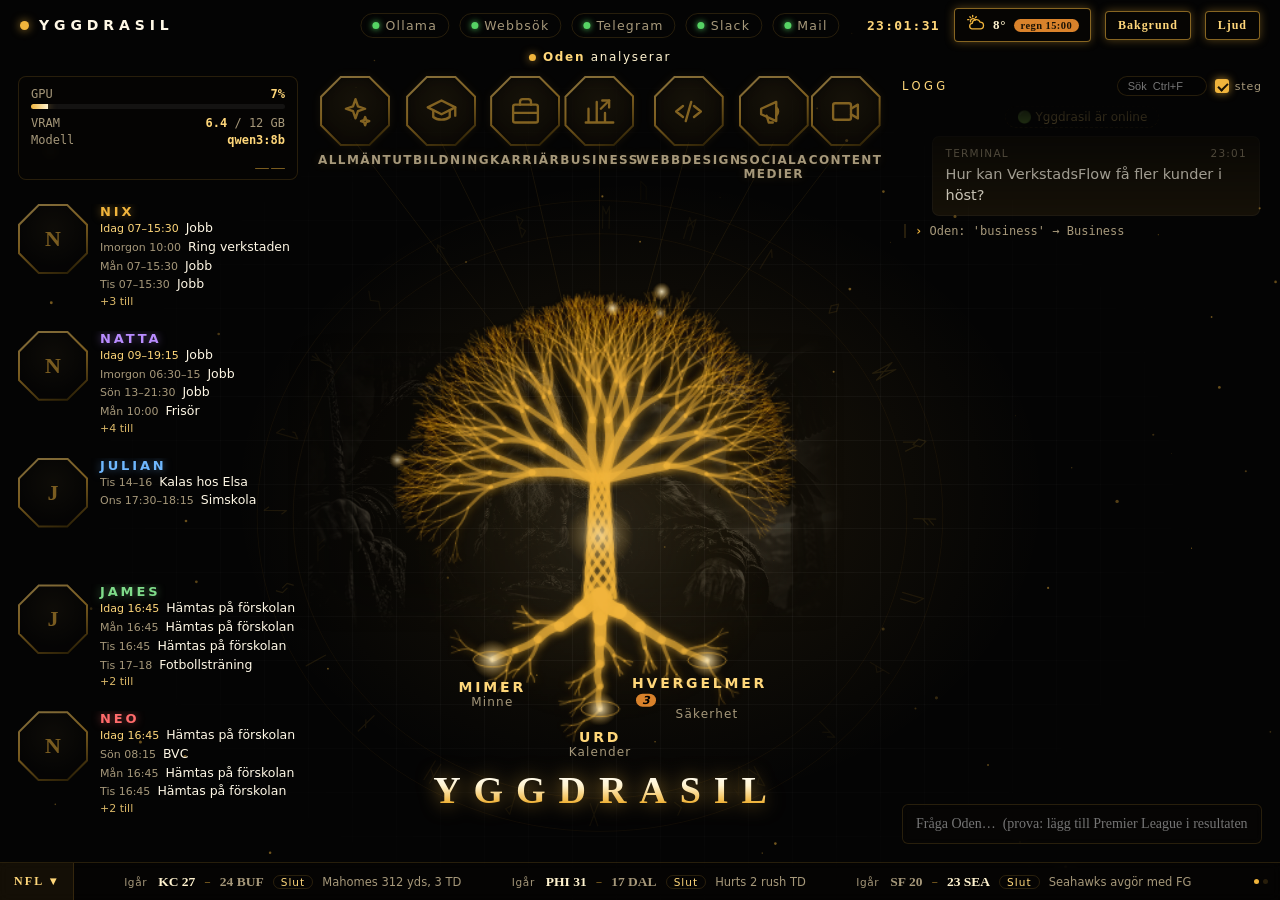
<file: Claude outputs/jarvis_ui_preview_v14.html>
<!doctype html>
<html lang="sv">
<head>
<meta charset="utf-8">
<meta name="viewport" content="width=device-width, initial-scale=1">
<title>Yggdrasil – förhandsvisning v14</title>
<style>
:root{--bg:#040404;--accent:#f0b43c;--accent-2:#ffd77a;--hot:#fff3cf;--dim:rgba(240,180,60,.15);--glow:rgba(240,180,60,.7);
  --text:#fff8e6;--muted:#a6987a;--line:rgba(255,255,255,.045)}
*{box-sizing:border-box;margin:0;padding:0}
html,body{height:100%}
body{background:radial-gradient(ellipse at 50% 55%,rgba(240,180,60,.10) 0%,transparent 45%),var(--bg);color:var(--text);
  font-family:"Segoe UI",system-ui,sans-serif;overflow:hidden}
#sparks{position:fixed;inset:0;z-index:0;pointer-events:none}
.grid{position:fixed;inset:0;z-index:0;pointer-events:none;background-image:linear-gradient(var(--line) 1px,transparent 1px),linear-gradient(90deg,var(--line) 1px,transparent 1px);
  background-size:44px 44px;mask-image:radial-gradient(ellipse at 50% 55%,#000 20%,transparent 65%)}

header{position:relative;z-index:5;height:50px;display:flex;align-items:center;gap:14px;padding:0 20px}
.brand{display:flex;align-items:center;gap:10px;letter-spacing:.35em;font-weight:700;font-size:14px}
.dot{width:9px;height:9px;border-radius:50%;background:var(--accent);box-shadow:0 0 10px var(--glow);animation:blink 2s infinite}
@keyframes blink{50%{opacity:.35}}
.chip{font-size:12.5px;letter-spacing:.1em;color:var(--muted);border:1px solid var(--dim);padding:4px 11px;border-radius:20px;display:flex;gap:6px;align-items:center;transition:.25s}
.chip i{width:7px;height:7px;border-radius:50%;background:#56d364;box-shadow:0 0 6px #56d364}
.chip.flash{border-color:var(--accent);color:var(--hot);box-shadow:0 0 14px var(--glow)}
.spacer{flex:1}
.lamps{position:absolute;left:var(--mid,50%);transform:translateX(-50%);display:flex;gap:10px}
#statusChip{position:absolute;top:50px;left:var(--mid,50%);transform:translateX(-50%);z-index:6;font-size:12px;letter-spacing:.14em;color:var(--muted);display:flex;gap:7px;align-items:center;white-space:nowrap}
#statusChip i{width:7px;height:7px;border-radius:50%;background:var(--accent);opacity:.5}
#statusChip.busy{color:var(--hot)}#statusChip.busy i{opacity:1;box-shadow:0 0 8px var(--glow);animation:blink .6s infinite}
#statusChip b{color:var(--accent-2);font-weight:600}
.chip{cursor:default}.chip.mail{cursor:pointer}.chip .n{background:#d9822b;color:#000;border-radius:8px;padding:0 5px;font-size:9.5px;letter-spacing:0;display:none}
.chip.mail.has .n{display:inline}.chip.mail.has i{background:var(--accent);box-shadow:0 0 6px var(--glow)}
#toast{position:absolute;top:2px;left:var(--tx,50%);transform:translate(0,-10px);z-index:9;opacity:0;pointer-events:none;transition:.35s;
  background:rgba(8,6,3,.85);backdrop-filter:blur(8px);border:1px solid var(--accent);border-radius:8px;padding:9px 14px;font-size:12.5px;box-shadow:0 0 20px var(--dim);min-width:280px}
#toast.show{opacity:1;transform:translate(0,0)}#toast small{display:block;color:var(--accent-2);font-size:10px;letter-spacing:.15em;margin-bottom:2px}
#mailbox{position:absolute;top:56px;z-index:9;width:330px;background:rgba(8,6,3,.88);backdrop-filter:blur(10px);border:1px solid var(--accent);border-radius:8px;padding:8px;display:none}
#mailbox.open{display:block}
.mail-i{padding:8px;border-radius:6px;font-size:12.5px;cursor:pointer;border-bottom:1px solid rgba(255,255,255,.04)}.mail-i:hover{background:rgba(240,180,60,.08)}
.mail-i small{display:flex;justify-content:space-between;color:var(--muted);font-size:10.5px}.mail-i.unread b{color:var(--hot)}
.mail-foot{font-size:10.5px;color:var(--muted);text-align:center;padding:6px 4px 2px}
.secbtns{display:flex;gap:6px;flex-wrap:wrap;margin-top:7px}
.secbtns button,.secbtns select{background:rgba(0,0,0,.3);border:1px solid var(--dim);color:var(--text);font-size:11px;padding:3px 8px;border-radius:12px;cursor:pointer}
.secbtns button:hover{border-color:var(--accent);color:var(--hot)}
.parked{opacity:.55;font-size:11.5px;display:flex;justify-content:space-between;gap:8px;padding:5px 9px}.parked button{background:none;border:0;color:var(--accent-2);cursor:pointer;font-size:11px}
.subhead{font-size:10px;letter-spacing:.25em;color:var(--muted);margin:12px 0 6px}
#panel h3 span{white-space:nowrap}
#panel h3 .pendbtn{margin-left:auto;font-size:11px;margin-right:10px;background:rgba(0,0,0,.3);border:1px solid var(--dim);color:var(--accent-2);border-radius:14px;padding:3px 10px;font:600 11px "Segoe UI";letter-spacing:.1em;cursor:pointer;display:flex;gap:6px;align-items:center}
#panel h3 .pendbtn:hover{border-color:var(--accent);color:var(--hot)}
.pendbtn em{font-style:normal;background:var(--dim);color:var(--hot);border-radius:8px;padding:0 6px}
#pending{position:absolute;z-index:7;left:50%;top:50%;transform:translate(-50%,-50%);width:min(400px,86vw);background:rgba(8,6,3,.94);border:1px solid var(--accent);border-radius:10px;padding:14px;box-shadow:0 0 30px var(--dim);display:none}
#pending.open{display:block}
#pending h4{font-size:11.5px;letter-spacing:.28em;color:var(--accent-2);margin-bottom:10px;display:flex;justify-content:space-between}
#pending h4 button{background:none;border:0;color:var(--muted);cursor:pointer;font-size:14px}
.pi{padding:9px 10px;border-radius:6px;background:rgba(255,255,255,.03);margin-bottom:7px;font-size:13px}
.pi small{display:block;color:var(--muted);font-size:11.5px;margin:2px 0 6px}
.pi button{background:rgba(0,0,0,.3);border:1px solid var(--dim);color:var(--text);font-size:11px;padding:3px 9px;border-radius:12px;cursor:pointer;margin-right:5px}
.pi button:hover{border-color:var(--accent);color:var(--hot)}
.clock{font:600 13px Consolas,monospace;color:var(--accent-2);letter-spacing:.1em}
.btn{background:transparent;border:1px solid var(--dim);color:var(--text);padding:6px 12px;border-radius:4px;cursor:pointer;font:600 12px "Segoe UI";letter-spacing:.08em}
.btn.on{border-color:var(--accent);box-shadow:0 0 12px var(--glow);color:var(--hot)}
.btn.gold{color:var(--accent-2);border-color:rgba(240,180,60,.55);box-shadow:0 0 10px rgba(240,180,60,.35);background:rgba(10,8,4,.4)}
.btn.gold:hover,.btn.gold:focus{color:var(--accent-2);box-shadow:0 0 18px var(--glow);outline:none}

#stage{position:absolute;top:50px;left:0;right:0;bottom:38px;z-index:2}
#sports{position:fixed;left:0;right:0;bottom:0;height:38px;z-index:6;display:flex;align-items:center;border-top:1px solid var(--dim);background:rgba(6,5,3,.7);backdrop-filter:blur(6px)}
#league{flex:none;height:100%;display:flex;align-items:center;gap:6px;padding:0 14px;border-right:1px solid var(--dim);font:700 12px "Segoe UI";letter-spacing:.18em;color:var(--accent-2);cursor:pointer;background:rgba(240,180,60,.06);position:relative}
#league:hover{color:var(--hot)}
#leagueMenu{position:absolute;bottom:42px;left:6px;width:200px;background:rgba(8,6,3,.95);border:1px solid var(--accent);border-radius:8px;padding:6px;display:none}
#leagueMenu.open{display:block}
#leagueMenu div{padding:6px 9px;border-radius:5px;font:600 12px "Segoe UI";letter-spacing:.1em;color:var(--text);cursor:pointer;display:flex;justify-content:space-between}
#leagueMenu div:hover{background:rgba(240,180,60,.1)}#leagueMenu div.on{color:var(--accent-2)}
#track{flex:1;overflow:hidden;height:100%;position:relative}
#tape{position:absolute;inset:0;display:flex;align-items:center;justify-content:space-evenly;white-space:nowrap;transition:opacity .45s,transform .45s}
#tape.out{opacity:0;transform:translateY(-10px)}#tape.in{opacity:0;transform:translateY(10px);transition:none}
.game .dt{font-size:10.5px;color:var(--muted);letter-spacing:.06em;margin-right:2px}
#pager{flex:none;display:flex;gap:4px;padding:0 12px}#pager i{width:5px;height:5px;border-radius:50%;background:var(--dim)}#pager i.on{background:var(--accent)}
.game{display:flex;align-items:center;gap:9px;font-size:13px;cursor:pointer;color:var(--text)}
.game:hover{color:var(--hot)}
.game b{font:700 13.5px "Segoe UI"}.game .w{color:var(--hot)}.game .l{color:var(--muted)}
.game .st{font-size:10.5px;letter-spacing:.1em;color:var(--accent-2);border:1px solid var(--dim);border-radius:10px;padding:0 7px}
.game .st.live{color:#1a1205;background:#e05a4a;border-color:#e05a4a;animation:blink 1.4s infinite}
.game .x{font-size:11.5px;color:var(--muted)}
.sep{color:var(--accent);opacity:.5}
.box{width:100%;border-collapse:collapse;font-size:13px;margin:6px 0 12px}.box td,.box th{padding:5px 6px;text-align:center;border-bottom:1px solid rgba(255,255,255,.05)}
.box th{color:var(--muted);font-weight:600;font-size:11px}.box td:first-child,.box th:first-child{text-align:left}
#fx{position:absolute;inset:0;width:100%;height:100%;z-index:3;pointer-events:none;overflow:visible}
.guide{stroke:var(--accent);stroke-width:1;opacity:.08;transition:opacity .25s}.guide.hot{opacity:.35}

/* left column: system + upcoming (floating, no panel) */
#left{position:absolute;left:18px;top:26px;bottom:18px;width:280px;z-index:4;display:flex;flex-direction:column;gap:18px}
.sys{border:1px solid var(--dim);border-radius:8px;padding:10px 12px;background:rgba(10,8,4,.32);backdrop-filter:blur(5px);font:12px Consolas,monospace;color:var(--muted)}
.sys .row{display:flex;justify-content:space-between;margin-bottom:3px}.sys b{color:var(--accent-2)}
.bar{height:5px;border-radius:3px;background:rgba(255,255,255,.06);margin:3px 0 7px;overflow:hidden}
.bar i{display:block;height:100%;width:8%;background:linear-gradient(90deg,var(--accent),var(--hot));box-shadow:0 0 8px var(--glow);transition:width .8s}
.spark{display:flex;align-items:flex-end;gap:2px;height:18px;margin-top:4px}.spark span{flex:1;background:var(--accent);opacity:.5;border-radius:1px;transition:height .5s}
.head{font-size:11.5px;letter-spacing:.3em;color:var(--accent-2);margin-bottom:8px}
#people{flex:1;min-height:0;display:flex;flex-direction:column;justify-content:space-evenly;padding:6px 0}
.person{display:flex;gap:12px;align-items:flex-start;cursor:pointer;min-height:0;overflow:hidden}
.pnode{flex:none;position:relative;width:70px;height:70px;clip-path:polygon(29% 0,71% 0,100% 29%,100% 71%,71% 100%,29% 100%,0 71%,0 29%);
  background:linear-gradient(160deg,var(--accent-2),var(--accent) 45%,#3a2a00);opacity:.5;transition:.25s}
.pnode b{position:absolute;inset:2px;clip-path:inherit;background:radial-gradient(circle at 50% 35%,#18140c,#060504 70%) center/cover no-repeat;display:grid;place-items:center;font:700 22px "Segoe UI";color:var(--accent)}
.pnode b.photo{color:transparent}
.person:hover .pnode{opacity:1;filter:drop-shadow(0 0 12px var(--glow))}
.person.soon .pnode{opacity:.75;animation:soon 3s ease-in-out infinite}
@keyframes soon{50%{filter:drop-shadow(0 0 7px var(--dim))}}
.pinfo{min-width:0;flex:1}
.pname{font-size:13px;font-weight:700;letter-spacing:.22em;text-transform:uppercase;color:var(--pc);text-shadow:0 0 8px color-mix(in srgb,var(--pc) 50%,transparent)}
.pev{font-size:12.5px;line-height:1.5;white-space:nowrap;overflow:hidden;text-overflow:ellipsis}
.pev small{color:var(--muted);font-size:11px;margin-right:7px}
.pev.today small{color:var(--accent-2)}
.pev.none{color:var(--muted);font-size:12px;font-style:italic}
.pmore{font-size:11px;color:var(--accent-2);margin-top:1px;opacity:.85}
#cal{position:absolute;z-index:8;left:50%;top:50%;transform:translate(-50%,-50%) scale(.97);width:min(1000px,94vw);height:min(720px,90%);
  background:rgba(8,6,3,.9);backdrop-filter:blur(12px);border:1px solid var(--accent);border-radius:12px;box-shadow:0 0 50px var(--dim);padding:16px;
  display:flex;flex-direction:column;opacity:0;pointer-events:none;transition:.25s}
#cal.open{opacity:1;pointer-events:auto;transform:translate(-50%,-50%)}
.calbar{display:flex;align-items:center;gap:10px;flex-wrap:wrap;margin-bottom:12px}
.calbar h3{font-size:12.5px;letter-spacing:.3em;color:var(--accent-2);margin-right:8px}
.calbar .nav{display:flex;align-items:center;gap:6px}
.cbtn{background:rgba(0,0,0,.35);border:1px solid var(--dim);color:var(--text);border-radius:6px;padding:5px 10px;font:600 12px "Segoe UI";cursor:pointer}
.cbtn:hover{border-color:var(--accent);color:var(--hot)}.cbtn.on{background:var(--accent);color:#1a1205;border-color:var(--accent)}
.calbar .range{min-width:190px;text-align:center;font-size:13px;color:var(--hot)}
.filters{display:flex;gap:6px;margin-left:auto}
.fchip{border:1px solid var(--pc);color:var(--pc);background:rgba(0,0,0,.3);border-radius:14px;padding:3px 10px;font-size:11.5px;cursor:pointer;font-weight:600}
.fchip.off{opacity:.3;border-style:dashed}
.calbody{flex:1;min-height:0;overflow:auto}
.week{display:grid;grid-template-columns:repeat(7,1fr);gap:6px;height:100%}
.wday{border:1px solid rgba(255,255,255,.06);border-radius:7px;padding:6px;min-height:0;overflow:auto;background:rgba(255,255,255,.015)}
.wday.today{border-color:var(--accent);box-shadow:inset 0 0 14px var(--dim)}
.wday h5{font-size:11.5px;color:var(--accent-2);margin-bottom:6px;letter-spacing:.08em}
.cev{border-left:3px solid var(--pc);background:color-mix(in srgb,var(--pc) 10%,transparent);border-radius:4px;padding:4px 6px;margin-bottom:5px;font-size:12px;line-height:1.3}
.cev small{display:block;color:var(--muted);font-size:10.5px}.cev .who{color:var(--pc);font-weight:600}
.month{display:grid;grid-template-columns:34px repeat(7,1fr);grid-template-rows:auto repeat(6,minmax(78px,1fr));gap:4px;height:100%}
.mhead{font-size:10.5px;letter-spacing:.2em;color:var(--muted);text-align:center;padding:2px}
.wnum{display:flex;align-items:flex-start;justify-content:center;padding-top:6px;font:600 11px Consolas,monospace;color:var(--accent-2);opacity:.7;cursor:pointer}
.wnum:hover{opacity:1}
.fchip.all{--pc:#9a9a9a;color:#bdbdbd;border-color:#6d6d6d}.fchip.all.on{background:rgba(255,255,255,.08);color:#eee;border-color:#aaa}
.mcell{border:1px solid rgba(255,255,255,.05);border-radius:6px;padding:4px 5px;overflow:hidden;font-size:10.5px;cursor:pointer}
.mcell.other{opacity:.35}.mcell.today{border-color:var(--accent)}
.mcell b{display:block;color:var(--accent-2);font-size:11px;margin-bottom:2px}
.mev{white-space:nowrap;overflow:hidden;text-overflow:ellipsis;line-height:1.45}.mev i{display:inline-block;width:7px;height:7px;border-radius:2px;background:var(--pc);margin-right:4px}
.mmore{color:var(--muted)}
.openbtn{margin-top:12px;width:100%}
#upList{overflow:hidden}
.more{font-size:11px;color:var(--accent-2);padding:8px 2px;cursor:pointer;opacity:.8}.more:hover{opacity:1}
.ev{display:flex;gap:10px;padding:7px 2px;border-bottom:1px solid rgba(255,255,255,.035);font-size:14px;opacity:.82}
.ev .c{width:3px;border-radius:2px;flex:none}
.ev small{display:block;font-size:11.5px;color:var(--muted);letter-spacing:.06em}
.ev.today small{color:var(--accent-2)}

/* agents */
#agents{position:absolute;top:26px;z-index:4;display:flex;justify-content:space-between}
.node{position:relative;display:flex;flex-direction:column;align-items:center;gap:7px;width:100px;cursor:pointer;
  filter:drop-shadow(0 0 4px var(--dim));animation:breathe 4s ease-in-out infinite;transition:filter .25s,transform .25s}
.node:nth-child(2n){animation-delay:-1.3s}.node:nth-child(3n){animation-delay:-2.6s}
@keyframes breathe{50%{filter:drop-shadow(0 0 12px var(--dim))}}
.oct{position:relative;width:70px;height:70px;clip-path:polygon(29% 0,71% 0,100% 29%,100% 71%,71% 100%,29% 100%,0 71%,0 29%);
  background:linear-gradient(160deg,var(--accent-2),var(--accent) 45%,#3a2a00);opacity:.5;transition:opacity .25s}
.oct-in{position:absolute;inset:2px;clip-path:inherit;background:radial-gradient(circle at 50% 35%,#18140c,#060504 70%);display:grid;place-items:center}
.oct svg{width:33px;height:33px;stroke:var(--accent);fill:none;stroke-width:1.7;stroke-linecap:round;stroke-linejoin:round;transition:.25s}
.label{font-size:12px;font-weight:600;letter-spacing:.12em;text-transform:uppercase;color:var(--muted);text-align:center;transition:.25s}
.ripple{position:absolute;inset:0;clip-path:inherit;background:var(--accent);opacity:0;pointer-events:none}
.node.active{animation:none;filter:drop-shadow(0 0 18px var(--glow)) drop-shadow(0 0 4px var(--accent-2));transform:scale(1.08)}
.node.active .oct{opacity:1}.node.active svg{stroke:var(--hot)}.node.active .label{color:var(--hot);text-shadow:0 0 8px var(--glow)}
.node.active .ripple{animation:ripple 1.1s ease-out infinite}
@keyframes ripple{0%{opacity:.55;transform:scale(.6)}100%{opacity:0;transform:scale(1.3)}}
.node.hit .oct{animation:hit .25s}@keyframes hit{0%{filter:brightness(2.4)}100%{filter:none}}
.orbit{position:absolute;top:-6px;left:50%;width:84px;height:84px;margin-left:-42px;border-radius:50%;opacity:0;transition:opacity .3s;animation:spin 1.6s linear infinite;pointer-events:none}
.orbit::after{content:"🌐";position:absolute;top:-4px;left:50%;transform:translateX(-50%);font-size:13px;filter:sepia(1) saturate(4) hue-rotate(-12deg) drop-shadow(0 0 4px var(--accent))}
.node.searching .orbit{opacity:1}
@keyframes spin{to{transform:rotate(360deg)}}

/* tree */
#tree{position:absolute;z-index:2}
#myth{position:absolute;inset:0;z-index:1;pointer-events:none}
#bgwrap{position:absolute;z-index:0;pointer-events:none;opacity:0;transition:opacity .8s}
#bgimg{position:absolute;inset:0;background-size:100% 100%;filter:grayscale(1) sepia(.5) brightness(.78) contrast(1.12);
  -webkit-mask-image:linear-gradient(90deg,transparent,#000 7%,#000 93%,transparent),linear-gradient(transparent,#000 9%,#000 88%,transparent);-webkit-mask-composite:source-in;
  mask-image:linear-gradient(90deg,transparent,#000 7%,#000 93%,transparent),linear-gradient(transparent,#000 9%,#000 88%,transparent);mask-composite:intersect}
#bgdim{position:absolute;inset:0;background:radial-gradient(ellipse 22% 34% at var(--dimx,46%) 42%,rgba(0,0,0,.55),transparent 100%)}
.pop{position:absolute;top:44px;right:0;z-index:12;width:330px;background:rgba(8,6,3,.94);backdrop-filter:blur(10px);border:1px solid var(--accent);border-radius:9px;padding:12px 14px;display:none;box-shadow:0 0 26px var(--dim)}
.pop.open{display:block}
.pop h4{font-size:11px;letter-spacing:.26em;color:var(--accent-2);margin-bottom:10px}
.srow{display:grid;grid-template-columns:22px 1fr 100px 36px;gap:8px;align-items:center;font-size:12.5px;margin-bottom:9px}
.srow input[type=range]{width:100%;accent-color:#f0b43c}.srow .v{font:11px Consolas,monospace;color:var(--muted);text-align:right}
.srow button{background:none;border:0;cursor:pointer;font-size:14px;padding:0}.srow.muted{opacity:.45}
.srow small{display:block;font-size:10.5px;color:var(--muted)}
.master{display:flex;justify-content:space-between;align-items:center;padding:8px 2px 12px;margin-bottom:10px;border-bottom:1px solid var(--dim);font-size:13px;cursor:pointer}
.master input{display:none}.master i{width:38px;height:20px;border-radius:12px;border:1px solid rgba(240,180,60,.6);background:rgba(0,0,0,.4);position:relative;transition:.25s}
.master i::after{content:"";position:absolute;top:2px;left:2px;width:14px;height:14px;border-radius:50%;background:var(--muted);transition:.25s}
.master input:checked+i{background:var(--accent);box-shadow:0 0 10px var(--glow)}.master input:checked+i::after{left:20px;background:#1a1205}
#soundRows.off{opacity:.35;pointer-events:none}
.btn.gold.silent{color:var(--muted);box-shadow:none;border-color:var(--dim)}
.hwrap{position:relative}
.wx{display:flex;align-items:center;gap:7px;padding:4px 11px}
.wx svg{width:20px;height:20px;stroke:var(--accent);fill:none;stroke-width:1.6;stroke-linecap:round;stroke-linejoin:round}
.wx b{font:600 13px "Segoe UI";color:var(--hot)}
.wx em{font-style:normal;font-size:10.5px;color:#1a1205;background:#d9822b;border-radius:9px;padding:1px 7px;letter-spacing:.04em}
.wxnow{display:flex;gap:16px;align-items:center;padding:6px 4px 12px;border-bottom:1px solid var(--dim)}
.wxnow svg{width:64px;height:64px;stroke:var(--accent);fill:none;stroke-width:1.3;stroke-linecap:round;stroke-linejoin:round;filter:drop-shadow(0 0 6px var(--glow))}
.wxnow .t{font:300 46px "Segoe UI";color:var(--hot);line-height:1}
.wxnow p{font-size:12.5px;color:var(--muted);margin-top:4px}
.wxalert{margin:12px 0;padding:9px 11px;border:1px solid rgba(217,130,43,.6);border-radius:7px;background:rgba(217,130,43,.08);font-size:13px}
.wxalert small{display:block;color:var(--muted);font-size:11.5px;margin-top:2px}
.hours{display:flex;gap:6px;overflow-x:auto;padding:4px 0 10px;scrollbar-width:thin}
.hour{flex:none;width:52px;text-align:center;font-size:11.5px;color:var(--muted);border:1px solid rgba(255,255,255,.04);border-radius:6px;padding:6px 0}
.hour svg{width:22px;height:22px;stroke:var(--accent);fill:none;stroke-width:1.5;stroke-linecap:round;stroke-linejoin:round;margin:3px 0}
.hour b{display:block;color:var(--text);font-size:13px}.hour i{display:block;font-style:normal;color:#7cc4ff;font-size:10.5px;min-height:13px}
.days .d{display:grid;grid-template-columns:44px 26px 1fr 70px;gap:10px;align-items:center;padding:6px 2px;border-bottom:1px solid rgba(255,255,255,.04);font-size:13px}
.days svg{width:22px;height:22px;stroke:var(--accent);fill:none;stroke-width:1.5;stroke-linecap:round;stroke-linejoin:round}
.days .bar2{height:5px;border-radius:3px;background:linear-gradient(90deg,#7cc4ff,var(--accent));opacity:.8}
.days .r{text-align:right;color:var(--muted)}.days .r b{color:var(--text)}
.src2{font-size:10.5px;color:var(--muted);margin-top:10px}
.bgtools{display:flex;gap:8px;align-items:center;font-size:11px;color:var(--muted)}
.bgtools input[type=range]{width:90px;accent-color:#f0b43c}
.title{position:absolute;z-index:4;text-align:center;pointer-events:none}
.title h1{font:800 38px "Segoe UI";letter-spacing:.34em;padding-left:.34em;background:linear-gradient(180deg,#fff 10%,var(--hot) 40%,var(--accent) 78%);
  -webkit-background-clip:text;background-clip:text;color:transparent;filter:drop-shadow(0 0 10px var(--glow))}
.title p{margin-top:3px;font-size:10.5px;letter-spacing:.24em;color:var(--muted);text-transform:uppercase}.title p b{color:var(--accent-2)}
.well{position:absolute;z-index:4;transform:translate(-50%,-34%);display:flex;flex-direction:column;align-items:center;cursor:pointer;width:150px}
.well .hit{width:78px;height:44px;border-radius:50%;border:1px solid transparent;transition:.2s}
.well:hover .hit{border-color:rgba(240,180,60,.55);box-shadow:0 0 18px var(--glow)}
.well span{font-size:14px;font-weight:600;letter-spacing:.2em;color:var(--accent-2);text-transform:uppercase;transition:.2s;margin-top:2px}
.well small{font-size:12px;color:var(--muted);letter-spacing:.1em}
.well:hover span{color:var(--hot);text-shadow:0 0 8px var(--glow)}
.badge{display:inline-block;background:#d9822b;color:#000;border-radius:9px;padding:0 6px;font-size:11px;margin-left:4px;letter-spacing:0}

/* chat floating on background */
#chat{position:absolute;right:18px;top:26px;bottom:18px;width:min(360px,30vw);z-index:4;display:flex;flex-direction:column}
.chathead{display:flex;align-items:center;gap:8px}
#search{margin-left:auto;width:90px;background:rgba(0,0,0,.25);border:1px solid var(--dim);color:var(--text);border-radius:12px;padding:3px 10px;font-size:11px;outline:none;transition:width .25s}
#search:focus{width:150px;border-color:var(--accent)}
.toggle{font-size:11px;color:var(--muted);display:flex;gap:6px;align-items:center;cursor:pointer;letter-spacing:.08em}
.toggle input{appearance:none;-webkit-appearance:none;width:14px;height:14px;border:1px solid rgba(240,180,60,.6);border-radius:3px;background:rgba(0,0,0,.35);cursor:pointer;position:relative;transition:.2s}
.toggle input:checked{background:var(--accent);box-shadow:0 0 8px var(--glow)}
.toggle input:checked::after{content:"";position:absolute;left:4px;top:1px;width:4px;height:8px;border:solid #1a1205;border-width:0 2px 2px 0;transform:rotate(45deg)}
#log{flex:1;overflow-y:auto;padding:10px 2px;display:flex;flex-direction:column;gap:8px;scrollbar-width:none;mask-image:linear-gradient(transparent,#000 18%)}
.msg{max-width:92%;padding:9px 12px;border-radius:7px;font-size:14.5px;line-height:1.45;animation:in .3s;backdrop-filter:blur(4px)}
.msg small{display:flex;justify-content:space-between;gap:10px;font-size:10.5px;letter-spacing:.12em;color:var(--muted);margin-bottom:3px;text-transform:uppercase}
.msg.user{align-self:flex-end;background:rgba(240,180,60,.08);border:1px solid rgba(255,255,255,.04)}
.msg.jarvis{align-self:flex-start;background:rgba(14,11,6,.35);border:1px solid rgba(240,180,60,.35)}
.msg .src{margin-top:5px;font-size:11px;color:var(--accent-2)}
.step{align-self:flex-start;font:12px Consolas,monospace;color:var(--muted);padding-left:9px;border-left:2px solid var(--dim);animation:in .3s}
.step b{color:var(--accent)}
.sysmsg{align-self:center;font-size:12px;color:var(--accent-2);border:1px dashed var(--dim);border-radius:20px;padding:3px 11px;animation:in .3s}
body.hide-steps .step{display:none}
@keyframes in{from{opacity:0;transform:translateY(5px)}}
.chips{display:flex;gap:6px;flex-wrap:wrap;margin:6px 0}
.chips button{background:rgba(0,0,0,.2);border:1px solid var(--dim);color:var(--muted);font-size:12px;padding:4px 9px;border-radius:14px;cursor:pointer}
.chips button:hover{color:var(--hot);border-color:var(--accent)}
#ask{margin-top:8px}
#ask input{width:100%;background:rgba(10,8,5,.45);backdrop-filter:blur(5px);border:1px solid var(--dim);color:var(--text);padding:11px 13px;border-radius:6px;font:14px "Segoe UI";outline:none}
#ask input:focus{border-color:var(--accent);box-shadow:0 0 14px var(--dim)}

/* well panels */
#panel{position:absolute;z-index:6;left:50%;top:50%;transform:translate(-50%,-50%) scale(.96);width:min(460px,90vw);max-height:78%;overflow-y:auto;
  background:rgba(8,6,3,.82);backdrop-filter:blur(10px);border:1px solid var(--accent);border-radius:10px;box-shadow:0 0 40px var(--dim);padding:16px;opacity:0;pointer-events:none;transition:.25s}
#panel.open{opacity:1;pointer-events:auto;transform:translate(-50%,-50%)}
#panel h3{font-size:12.5px;letter-spacing:.3em;color:var(--accent-2);margin-bottom:12px;display:flex;justify-content:space-between;align-items:center}
#panel h3 button{background:none;border:0;color:var(--muted);cursor:pointer;font-size:15px}
.score{display:flex;gap:14px;align-items:center;padding:10px;border:1px solid var(--dim);border-radius:8px;margin-bottom:10px}
.score svg{width:60px;height:60px}.score b{font-size:14px}.score p{font-size:12px;color:var(--muted);margin-top:2px}
.chk{display:flex;gap:9px;font-size:13.5px;line-height:1.4;padding:7px 9px;border-radius:6px;background:rgba(255,255,255,.025);margin-bottom:7px}
.chk.warn{border:1px solid rgba(217,130,43,.45)}.chk small{display:block;color:var(--muted);font-size:12px}
.chk code{display:block;margin-top:5px;background:rgba(0,0,0,.45);border:1px solid var(--dim);border-radius:4px;padding:6px 8px;font:11px Consolas,monospace;color:var(--accent-2);white-space:pre-wrap;word-break:break-all}
.cal{display:grid;grid-template-columns:repeat(7,1fr);gap:4px;font-size:10.5px}
.cal div{border:1px solid rgba(255,255,255,.05);border-radius:4px;min-height:74px;padding:4px}
.cal b{display:block;color:var(--accent-2);font-size:10px;margin-bottom:3px}
.cal i{display:block;font-style:normal;border-left:3px solid;padding-left:3px;margin-bottom:3px;color:var(--text);line-height:1.2}
.legend{display:flex;gap:12px;flex-wrap:wrap;margin-top:10px;font-size:11px;color:var(--muted)}.legend span::before{content:"";display:inline-block;width:8px;height:8px;border-radius:2px;background:var(--c);margin-right:5px}
.stat{display:flex;justify-content:space-between;padding:7px 0;border-bottom:1px solid rgba(255,255,255,.05);font-size:13px}.stat b{color:var(--accent-2)}
.dropzone{margin-top:12px;border:1px dashed var(--accent);border-radius:8px;padding:18px;text-align:center;font-size:12px;color:var(--muted)}
#drop{position:fixed;inset:0;z-index:20;display:none;place-items:center;background:rgba(0,0,0,.6);border:3px dashed var(--accent);font-size:20px;letter-spacing:.15em;color:var(--hot)}
body.dragging #drop{display:grid}
#pop{position:absolute;z-index:7;width:220px;padding:10px 12px;border:1px solid var(--accent);border-radius:6px;background:rgba(8,6,3,.9);font-size:12px;line-height:1.5;display:none}
#pop b{color:var(--hot)}#pop small{color:var(--muted)}
</style>
</head>
<body>
<canvas id="sparks"></canvas><div class="grid"></div><div id="drop">SLÄPP FÖR ATT LÄRA YGGDRASIL</div>
<header>
  <div class="brand"><span class="dot"></span>YGGDRASIL</div>
  <div class="lamps"><span class="chip" id="chipOllama"><i></i>Ollama</span><span class="chip" id="chipWeb"><i></i>Webbsök</span><span class="chip" id="chipTg"><i></i>Telegram</span><span class="chip" id="chipSlack"><i></i>Slack</span>
    <span class="chip mail" id="chipMail"><i></i>Mail <span class="n" id="mailN">0</span></span></div>
  <div class="spacer"></div>
  <span class="clock" id="clock"></span>
  <button class="btn gold wx" id="wxBtn"><span id="wxIcon"></span><b id="wxTemp">8°</b><em id="wxWarn">regn 15:00</em></button>
  <div class="hwrap"><button class="btn gold" id="bgBtn">Bakgrund</button>
    <div class="pop" id="bgPop"><h4>BAKGRUNDSBILD</h4>
      <div class="srow"><span>☀</span><span>Styrka</span><input type="range" id="bgStrength" min="0" max="100" value="24"><span class="v" id="vS">24%</span></div>
      <div class="srow"><span>⤢</span><span>Storlek</span><input type="range" id="bgSize" min="60" max="160" value="99"><span class="v" id="vZ">99%</span></div>
      <div class="srow"><span>↔</span><span>Sidled</span><input type="range" id="bgX" min="-40" max="40" value="-6"><span class="v" id="vX">-6</span></div>
      <div class="srow"><span>↕</span><span>Höjdled</span><input type="range" id="bgY" min="-40" max="40" value="-6"><span class="v" id="vY">-6</span></div>
      <div class="srow"><span>◐</span><span>Dämpa mitten</span><input type="range" id="bgDim" min="0" max="90" value="29"><span class="v" id="vD">29%</span></div>
      <div class="srow"><span>▣</span><span>Kanttoning bredd</span><input type="range" id="bgEdgeW" min="2" max="45" value="14"><span class="v" id="vEW">14%</span></div>
      <div class="srow"><span>▪</span><span>Kanttoning styrka</span><input type="range" id="bgEdgeS" min="0" max="100" value="100"><span class="v" id="vES">100%</span></div>
      <div class="secbtns"><button id="bgPick">Välj annan bild…</button><button id="bgOff">Ingen bild</button></div>
      <input type="file" id="bgFile" accept="image/*" hidden></div></div>
  <div class="hwrap"><button class="btn gold" id="sound">Ljud</button>
    <div class="pop" id="soundPop"><h4>LJUDNIVÅER</h4><label class="master"><span>Stäng av allt ljud</span><input type="checkbox" id="masterMute"><i></i></label><div id="soundRows"></div></div></div>
</header>

<div id="sports"><div id="league"><span id="leagueName">NFL</span> ▾<div id="leagueMenu"></div></div><div id="track"><div id="tape"></div></div><div id="pager"></div></div>
<div id="statusChip"><i></i><span id="status">Online · redo</span></div>
<div id="stage">
  <svg id="fx"><defs><filter id="blur" x="-50%" y="-50%" width="200%" height="200%"><feGaussianBlur stdDeviation="3"/></filter></defs><g id="guides"></g><g id="bolts"></g></svg>
  <aside id="left">
    <div class="sys">
      <div class="row"><span>GPU</span><b id="gpuPct">8%</b></div><div class="bar"><i id="gpuBar"></i></div>
      <div class="row"><span>VRAM</span><span><b id="vram">6.4</b> / 12 GB</span></div>
      <div class="row"><span>Modell</span><b>qwen3:8b</b></div>
      <div class="spark" id="spark"></div>
    </div>
    <div id="people"></div>
  </aside>
  <section id="agents"></section>
  <div id="bgwrap"><div id="bgimg"></div><div id="bgdim"></div></div>
  <canvas id="myth"></canvas>
  <canvas id="tree"></canvas>
  <div class="title" id="title"><h1>YGGDRASIL</h1></div>
  <div id="wells"></div>
  <aside id="chat">
    <div class="chathead"><span class="head" style="margin:0">LOGG</span><input id="search" placeholder="Sök  Ctrl+F"><label class="toggle"><input type="checkbox" id="steps" checked> steg</label></div>
    <div id="log"></div>
    <form id="ask"><input placeholder="Fråga Oden…  (prova: lägg till Premier League i resultaten)" autocomplete="off"></form>
  </aside>
  <div id="panel"></div>
  <div id="cal"></div>
  <div id="pop"></div>
  <div id="pending"></div>
  <div id="toast"></div>
  <div id="mailbox"></div>
</div>

<script>
const $=id=>document.getElementById(id);
const stage=$('stage'), agentsEl=$('agents'), treeCv=$('tree'), guides=$('guides'), bolts=$('bolts'), logEl=$('log'), statusEl=$('status'), panel=$('panel');
const GOLD='240,180,60', HOT='255,243,207', NS='http://www.w3.org/2000/svg';
const ICONS={
  general:'<path d="M12 3l1.8 5.2L19 10l-5.2 1.8L12 17l-1.8-5.2L5 10l5.2-1.8z"/><path d="M19 16l.8 2.2L22 19l-2.2.8L19 22l-.8-2.2L16 19l2.2-.8z"/>',
  education:'<path d="M2 9l10-5 10 5-10 5z"/><path d="M6 11v5c3 2.5 9 2.5 12 0v-5M22 9v6"/>',
  career:'<rect x="3" y="7" width="18" height="13" rx="1.5"/><path d="M8 7V5a2 2 0 0 1 2-2h4a2 2 0 0 1 2 2v2M3 13h18"/>',
  business:'<path d="M4 20V10M10 20V5M16 20v-7M22 20H2"/><path d="M14 4h5v5"/><path d="M19 4l-6 6"/>',
  webdev:'<path d="M8 8l-5 4 5 4M16 8l5 4-5 4M14 5l-4 14"/>',
  social:'<path d="M3 10v4l11 5V5L3 10z"/><path d="M14 9a4 4 0 0 1 0 6M7 15l1.5 5h3"/>',
  content:'<rect x="3" y="6" width="13" height="12" rx="1.5"/><path d="M16 10l5-3v10l-5-3"/>',
};
const AGENTS=[['general_agent','general','Allmänt'],['education_agent','education','Utbildning'],['career_agent','career','Karriär'],
  ['business_agent','business','Business'],['webdeveloper_agent','webdev','Webbdesign'],['socialmediamanager_agent','social','Sociala medier'],['contentcreator_agent','content','Content']];
const NAMES=Object.fromEntries(AGENTS.map(a=>[a[0],a[2]])); NAMES.reminder_agent='Planering';
agentsEl.innerHTML=AGENTS.map(([id,ic,l])=>`<div class="node" data-id="${id}"><div class="orbit"></div><div class="oct"><div class="oct-in"><svg viewBox="0 0 24 24">${ICONS[ic]}</svg></div><div class="ripple"></div></div><div class="label">${l}</div></div>`).join('');
const node=id=>document.querySelector(`.node[data-id="${id}"]`);

/* ---------- upcoming (left) ---------- */
const COL={du:'#f0b43c',fru:'#e8789a',barn:'#7cc4ff',vf:'#f0b43c',fam:'#c89bff'};
const UP=[['Idag 17:30','Hämta på förskolan','barn',1],['Imorgon 10:00','Ring verkstaden','du'],['Fre 07:00–15:30','Du jobbar','du'],['Fre 09:00–19:15','Fru jobbar','fru'],
  ['Fre 08:15','BVC – lillan','barn'],['Lör 12:00','Faktura VerkstadsFlow','vf'],['Sön 14:00','Kalas hos mormor','barn'],['Mån 09:00','Kundmöte – Bilverkstan','vf']];
/* People come from a settings file in data/ (names, colours, photos) */
const PEOPLE=[{id:'nix',name:'Nix',c:'#f0b43c'},{id:'natta',name:'Natta',c:'#b98cff'},{id:'julian',name:'Julian',c:'#6fb8ff'},{id:'james',name:'James',c:'#7fdc8a'},{id:'neo',name:'Neo',c:'#ff6b6b'}];
const PC=Object.fromEntries(PEOPLE.map(p=>[p.id,p]));
const DAYS_AHEAD=7; // rolling 7 days
const today0=(()=>{const d=new Date(); d.setHours(0,0,0,0); return d;})();
const addD=(d,n)=>{const x=new Date(d); x.setDate(x.getDate()+n); return x;};
const sameD=(a,b)=>a.toDateString()===b.toDateString();
const WD=['Sön','Mån','Tis','Ons','Tor','Fre','Lör'], MON=['jan','feb','mar','apr','maj','jun','jul','aug','sep','okt','nov','dec'];
/* demo events for ~10 weeks */
const EVENTS=[]; { let seed=3; const R=()=>{seed=(seed*16807)%2147483647; return (seed-1)/2147483646;};
  const NS=[['07:00','16:00'],['13:00','21:30'],['09:00','19:15'],['06:30','15:00']];
  for(let i=-35;i<42;i++){ const d=addD(today0,i), wd=d.getDay();
    if(wd>=1&&wd<=5) EVENTS.push({p:'nix',d,s:'07:00',e:'15:30',t:'Jobb',k:'work'});
    if(R()<.62){ const sh=NS[Math.floor(R()*NS.length)]; EVENTS.push({p:'natta',d,s:sh[0],e:sh[1],t:'Jobb',k:'work'}); }
    if(wd===6&&R()<.7) EVENTS.push({p:'nix',d,s:'13:00',e:'15:00',t:'⚽ Domare · Div 5 herr',k:'match',n:'Samling 12:15 · Valhalla IP'});
    if(wd===0&&R()<.5) EVENTS.push({p:'nix',d,s:'10:30',e:'12:00',t:'🏑 Domare · Innebandy P14',k:'match',n:'Samling 10:00 · Sporthallen'});
    if(wd===3) EVENTS.push({p:'julian',d,s:'17:30',e:'18:15',t:'Simskola',k:'event'});
    if(wd===2) EVENTS.push({p:'james',d,s:'17:00',e:'18:00',t:'Fotbollsträning',k:'event'});
    if(wd>=1&&wd<=5){ EVENTS.push({p:'james',d,s:'16:45',e:'',t:'Hämtas på förskolan',k:'event'}); EVENTS.push({p:'neo',d,s:'16:45',e:'',t:'Hämtas på förskolan',k:'event'}); }
  }
  EVENTS.push({p:'neo',d:addD(today0,2),s:'08:15',e:'',t:'BVC',k:'event'});
  EVENTS.push({p:'julian',d:addD(today0,4),s:'14:00',e:'16:00',t:'Kalas hos Elsa',k:'event'});
  EVENTS.push({p:'nix',d:addD(today0,1),s:'10:00',e:'',t:'Ring verkstaden',k:'event'});
  EVENTS.push({p:'nix',d:addD(today0,5),s:'12:00',e:'',t:'Faktura VerkstadsFlow',k:'event'});
  EVENTS.push({p:'natta',d:addD(today0,3),s:'10:00',e:'',t:'Frisör',k:'event'});
  EVENTS.sort((a,b)=>a.d-b.d||a.s.localeCompare(b.s)); }
const dayLabel=d=>sameD(d,today0)?'Idag':sameD(d,addD(today0,1))?'Imorgon':WD[d.getDay()];
const tspan=e=>e.e?`${e.s.replace(':00','')}–${e.e.replace(':00','')}`:e.s;
function upcomingFor(pid){ const end=addD(today0,DAYS_AHEAD); return EVENTS.filter(e=>e.p===pid&&e.d>=today0&&e.d<end); }
function renderUpcoming(){ const box=$('people'); box.innerHTML=PEOPLE.map(p=>`<div class="person" data-person="${p.id}" style="--pc:${p.c}"><div class="pnode"><b>${p.name[0]}</b></div><div class="pinfo"><div class="pname">${p.name}</div><div class="plist"></div></div></div>`).join('');
  const per=box.clientHeight/PEOPLE.length, line=19, fit=Math.max(1,Math.floor((per-30)/line));
  box.querySelectorAll('.person').forEach(el=>{ const ev=upcomingFor(el.dataset.person), list=el.querySelector('.plist');
    el.style.height=per+'px'; const nowM=new Date().getHours()*60+new Date().getMinutes();
    el.classList.toggle('soon',ev.some(e=>{ if(!sameD(e.d,today0)) return false; const [h,m]=e.s.split(':').map(Number), t=h*60+m; return t>=nowM && t-nowM<=120; }));
    const show=ev.length>fit?fit-1:fit;
    list.innerHTML=ev.length?ev.slice(0,show).map(e=>`<div class="pev${sameD(e.d,today0)?' today':''}"><small>${dayLabel(e.d)} ${tspan(e)}</small>${e.t}</div>`).join('')+(ev.length>show?`<div class="pmore">+${ev.length-show} till</div>`:''):'<div class="pev none">Inget de närmaste 7 dagarna</div>';
    el.onclick=ev2=>{ ev2.stopPropagation(); personPanel(el.dataset.person); };
    // preview: drop a photo onto a node
    const nb=el.querySelector('.pnode');
    nb.ondragover=e=>{e.preventDefault(); e.stopPropagation();};
    nb.ondrop=e=>{ e.preventDefault(); e.stopPropagation(); document.body.classList.remove('dragging'); const f=e.dataTransfer.files[0]; if(!f||!f.type.startsWith('image/')) return;
      const r=new FileReader(); r.onload=()=>{ const b=nb.querySelector('b'); b.style.backgroundImage=`url(${r.result})`; b.classList.add('photo'); }; r.readAsDataURL(f); };
  }); }
function personPanel(pid){ const p=PC[pid], ev=upcomingFor(pid);
  panel.innerHTML=`<h3><span style="color:${p.c}">${p.name.toUpperCase()} · 7 DAGAR</span><button data-close>✕</button></h3>`+
    (ev.length?ev.map(e=>`<div class="chk" style="border-left:3px solid ${p.c}"><div>${e.t}<small>${dayLabel(e.d)} ${e.d.getDate()} ${MON[e.d.getMonth()]} · ${tspan(e)}${e.n?' · '+e.n:''}</small></div></div>`).join(''):'<div class="chk"><div>Inget planerat de närmaste 7 dagarna.</div></div>')+
    `<button class="cbtn openbtn" id="openCal">Öppna kalender</button>`;
  panel.classList.add('open'); bindPanel(); $('openCal').onclick=e=>{e.stopPropagation(); panel.classList.remove('open'); openCalendar(pid);}; }

/* ---------- full calendar: week / month, navigation, person filters ---------- */
const CAL={view:'week', anchor:new Date(today0), hidden:new Set()};
const weekStart=d=>{const x=new Date(d); const k=(x.getDay()+6)%7; x.setDate(x.getDate()-k); return x;};
const isoWeek=d=>{const t=new Date(Date.UTC(d.getFullYear(),d.getMonth(),d.getDate())); const n=t.getUTCDay()||7; t.setUTCDate(t.getUTCDate()+4-n); const y=new Date(Date.UTC(t.getUTCFullYear(),0,1)); return Math.ceil(((t-y)/864e5+1)/7);};
function openCalendar(onlyPid){ if(onlyPid){ CAL.hidden=new Set(PEOPLE.filter(p=>p.id!==onlyPid).map(p=>p.id)); } drawCal(); $('cal').classList.add('open'); }
function drawCal(){ const c=$('cal'), vis=e=>!CAL.hidden.has(e.p);
  let range, body;
  if(CAL.view==='week'){ const ws=weekStart(CAL.anchor); range=`Vecka ${isoWeek(ws)} · ${ws.getDate()} ${MON[ws.getMonth()]} – ${addD(ws,6).getDate()} ${MON[addD(ws,6).getMonth()]}`;
    body=`<div class="week">${[0,1,2,3,4,5,6].map(i=>{const d=addD(ws,i), ev=EVENTS.filter(e=>sameD(e.d,d)&&vis(e));
      return `<div class="wday${sameD(d,today0)?' today':''}"><h5>${WD[d.getDay()]} ${d.getDate()}/${d.getMonth()+1}</h5>${ev.map(e=>`<div class="cev" style="--pc:${PC[e.p].c}"><span class="who">${PC[e.p].name}</span> ${e.t}<small>${tspan(e)}${e.n?' · '+e.n:''}</small></div>`).join('')}</div>`;}).join('')}</div>`; }
  else { const first=new Date(CAL.anchor.getFullYear(),CAL.anchor.getMonth(),1), gs=weekStart(first); range=`${['Januari','Februari','Mars','April','Maj','Juni','Juli','Augusti','September','Oktober','November','December'][first.getMonth()]} ${first.getFullYear()}`;
    body=`<div class="month"><div class="mhead">V</div>${['MÅN','TIS','ONS','TOR','FRE','LÖR','SÖN'].map(h=>`<div class="mhead">${h}</div>`).join('')}${Array.from({length:42},(_,i)=>{const d=addD(gs,i), ev=EVENTS.filter(e=>sameD(e.d,d)&&vis(e));
      return (i%7===0?`<div class="wnum" data-day="${d.toISOString()}">${isoWeek(d)}</div>`:'')+`<div class="mcell${d.getMonth()!==first.getMonth()?' other':''}${sameD(d,today0)?' today':''}" data-day="${d.toISOString()}"><b>${d.getDate()}</b>${ev.slice(0,4).map(e=>`<div class="mev" style="--pc:${PC[e.p].c}"><i></i>${e.k==='work'?tspan(e)+' '+PC[e.p].name:e.t}</div>`).join('')}${ev.length>4?`<div class="mmore">+${ev.length-4}</div>`:''}</div>`;}).join('')}</div>`; }
  c.innerHTML=`<div class="calbar"><h3>URD · KALENDER</h3><div class="nav"><button class="cbtn" data-nav="-1">◀</button><span class="range">${range}</span><button class="cbtn" data-nav="1">▶</button><button class="cbtn" data-nav="0">Idag</button></div>
    <button class="cbtn${CAL.view==='week'?' on':''}" data-view="week">Vecka</button><button class="cbtn${CAL.view==='month'?' on':''}" data-view="month">Månad</button>
    <div class="filters"><span class="fchip all${CAL.hidden.size?'':' on'}" data-all>Alla</span>${PEOPLE.map(p=>`<span class="fchip${CAL.hidden.has(p.id)?' off':''}" data-f="${p.id}" style="--pc:${p.c}">${p.name}</span>`).join('')}</div><button class="cbtn" data-x>✕</button></div><div class="calbody">${body}</div>`;
  c.onclick=e=>e.stopPropagation();
  c.querySelectorAll('[data-nav]').forEach(b=>b.onclick=()=>{ const n=+b.dataset.nav; if(!n) CAL.anchor=new Date(today0); else if(CAL.view==='week') CAL.anchor=addD(CAL.anchor,7*n); else CAL.anchor=new Date(CAL.anchor.getFullYear(),CAL.anchor.getMonth()+n,1); drawCal(); });
  c.querySelectorAll('[data-view]').forEach(b=>b.onclick=()=>{CAL.view=b.dataset.view; drawCal();});
  c.querySelector('[data-all]').onclick=()=>{ CAL.hidden.clear(); drawCal(); };
  c.querySelectorAll('[data-f]').forEach(b=>b.onclick=()=>{ const id=b.dataset.f; CAL.hidden.has(id)?CAL.hidden.delete(id):CAL.hidden.add(id); drawCal(); });
  c.querySelectorAll('[data-day]').forEach(b=>b.onclick=()=>{ CAL.anchor=new Date(b.dataset.day); CAL.view='week'; drawCal(); });
  c.querySelector('[data-x]').onclick=()=>{ c.classList.remove('open'); CAL.hidden.clear(); }; }

/* ---------- tree (version 2) ---------- */
const S=440, C=S/2; let tctx;
function rng(seed){return ()=>{seed=(seed*16807)%2147483647; return (seed-1)/2147483646;};}
const T={segs:[],starts:[],pulses:[],tips:[]}, wellsPos=[], strands=[];
function seg(x,y,x2,y2,w,parent,bend=0){const mx=(x+x2)/2,my=(y+y2)/2,s={x,y,x2,y2,cx:mx-(y2-y)*bend,cy:my+(x2-x)*bend,w,kids:[]};const i=T.segs.push(s)-1;if(parent!=null)T.segs[parent].kids.push(i);return i;}
function branch(R,x,y,ang,len,w,depth,parent,o){ if(depth===0||len<3) return; const a=ang+(R()-.5)*o.jitter, x2=x+Math.cos(a)*len, y2=y+Math.sin(a)*len;
  const i=seg(x,y,x2,y2,w,parent,(R()-.5)*o.bend); const n=depth>o.forkDepth?o.forks:2;
  for(let k=0;k<n;k++) branch(R,x2,y2,a+(k-(n-1)/2)*o.spread*(n===2?1:.75),len*(o.lenF[0]+R()*(o.lenF[1]-o.lenF[0])),Math.max(.5,w*o.wF),depth-1,i,o);
  if(!T.segs[i].kids.length) T.tips.push(i); }
{ const R=rng(29); for(let k=0;k<7;k++) strands.push(k*2*Math.PI/7);
  const top=seg(C,C+60,C,C-30,4,null); T.segs[top].hidden=true; T.starts.push(top);
  for(const a of [-2.9,-2.5,-2.1,-1.75,-1.39,-1.05,-.65,-.25]) branch(R,C+Math.cos(a)*8,C-30,a,45,7,7,top,{jitter:.3,bend:.3,forks:3,forkDepth:5,spread:.48,lenF:[.66,.78],wF:.6});
  const bottom=seg(C,C-30,C,C+62,4,null); T.segs[bottom].hidden=true; T.starts.push(bottom);
  for(const [a,len] of [[2.45,62],[1.57,56],[.7,62]]){ let x=C,y=C+62,ang=a,par=bottom,w=12;
    for(let k=0;k<5;k++){ const x2=x+Math.cos(ang)*len*.32, y2=y+Math.sin(ang)*len*.32; par=seg(x,y,x2,y2,w,par,(R()-.5)*.5);
      if(k>0) branch(R,x2,y2,ang+(R()<.5?-1:1)*.8,len*.28,w*.4,3,par,{jitter:.4,bend:.4,forks:2,forkDepth:9,spread:.6,lenF:[.6,.75],wF:.6});
      x=x2;y=y2;w*=.78;ang+=(1.57-ang)*-.08; } wellsPos.push([x,y]); } }
const WELLS=[['mimer','Mimer','Minne'],['urd','Urd','Kalender'],['hvergelmer','Hvergelmer','Säkerhet']]; // left, middle, right
const wellLevel={urd:0,mimer:0,hvergelmer:0};
$('wells').innerHTML=WELLS.map(([id,n,r])=>`<div class="well" data-well="${id}"><div class="hit"></div><span>${n}${id==='hvergelmer'?'<em class="badge" id="secBadge">3</em>':''}</span><small>${r}</small></div>`).join('');
function glow(x,px,py,r,a){const g=x.createRadialGradient(px,py,0,px,py,r); g.addColorStop(0,`rgba(${HOT},${a})`); g.addColorStop(1,`rgba(${GOLD},0)`); x.fillStyle=g; x.beginPath(); x.arc(px,py,r,0,7); x.fill();}
function quad(s,t){const u=1-t; return [u*u*s.x+2*u*t*s.cx+t*t*s.x2, u*u*s.y+2*u*t*s.cy+t*t*s.y2];}
let level=0, busyFlag=false;
let treeCache=null;
function buildTreeCache(){ const d=devicePixelRatio||1, c=document.createElement('canvas'); c.width=S*d; c.height=S*d; const x=c.getContext('2d'); x.scale(d,d);
  x.shadowColor=`rgba(${GOLD},.9)`; x.shadowBlur=7; x.lineCap='round';
  for(const s of T.segs){ if(s.hidden) continue; x.strokeStyle=`rgba(${GOLD},${Math.min(1,.35+s.w*.05)})`; x.lineWidth=s.w; x.beginPath(); x.moveTo(s.x,s.y); x.quadraticCurveTo(s.cx,s.cy,s.x2,s.y2); x.stroke(); }
  treeCache=c; }
function drawTree(t){ const x=tctx; x.clearRect(0,0,S,S); level+=((busyFlag?1:0)-level)*.05; const sway=0;
  glow(x,C,C+15,150,.09+level*.12);
  x.save(); x.lineCap='round';
  for(const [lw,al] of [[7,.18],[3.2,.85]]) for(const ph of strands){ x.strokeStyle=`rgba(${GOLD},${al})`; x.lineWidth=lw; x.beginPath();
    for(let yy=C+64; yy>=C-32; yy-=3){ const k=(C+64-yy)/96, amp=12-6*k, xx=C+Math.sin(yy*.07+ph+t/2500)*amp; yy===C+64?x.moveTo(xx,yy):x.lineTo(xx,yy);} x.stroke(); }
  x.restore(); if(!treeCache) buildTreeCache(); x.drawImage(treeCache,0,0,S,S);
  if(Math.random()<.06+level*.45) T.pulses.push({i:T.starts[Math.random()*2|0],t:0});
  for(let k=T.pulses.length-1;k>=0;k--){const q=T.pulses[k],s=T.segs[q.i]; q.t+=.045+level*.05;
    if(q.t>=1){ if(!s.kids.length){T.pulses.splice(k,1); glow(x,s.x2,s.y2,10,.9); continue;} q.i=s.kids[Math.random()*s.kids.length|0]; q.t=0; continue;}
    const [px,py]=quad(s,q.t); glow(x,px,py,6,.95); }
  for(let k=0;k<3+level*8;k++){const s=T.segs[T.tips[Math.random()*T.tips.length|0]]; if(s) glow(x,s.x2,s.y2,4+Math.random()*4,.5+Math.random()*.4);}
  WELLS.forEach(([id],i)=>{ const [wx,wy]=wellsPos[i]; wellLevel[id]*=.97; const L=wellLevel[id];
    glow(x,wx,wy,16+Math.sin(t/500+i)*3+L*16,.8+L*.2); x.strokeStyle=`rgba(${GOLD},${.55+L*.4})`; x.lineWidth=1+L; x.beginPath(); x.ellipse(wx,wy,15+L*4,6+L*1.5,0,0,7); x.stroke(); });
  glow(x,C,C+15,26+level*10,.5+level*.3);
}

/* ---------- layout ---------- */
const anchors={};
function layout(){
  const W=stage.clientWidth, H=stage.clientHeight, L=18+280+20, Rr=18+Math.min(360,W*.3)+20, mid=W-L-Rr;
  agentsEl.style.left=L+'px'; agentsEl.style.width=mid+'px'; document.documentElement.style.setProperty('--mid',(L+mid/2)+'px');
  const top=140, size=Math.max(260,Math.min(mid,H-top-40,560));
  treeCv.style.width=treeCv.style.height=size+'px'; treeCv.style.left=(L+(mid-size)/2)+'px'; treeCv.style.top=(top+(H-top-size)/2-10)+'px';
  const d=devicePixelRatio||1; treeCv.width=S*d; treeCv.height=S*d; tctx=treeCv.getContext('2d'); tctx.scale(d,d);
  const k=size/S, tl=parseFloat(treeCv.style.left), tt=parseFloat(treeCv.style.top), map=(px,py)=>({x:tl+px*k,y:tt+py*k});
  const title=$('title'); const tp=map(C,C+120); title.style.left=(tp.x-260)+'px'; title.style.width='520px'; title.style.top=(tt+size-28)+'px';
  document.querySelectorAll('.well').forEach((w,i)=>{const p=map(...wellsPos[i]); w.style.left=p.x+'px'; w.style.top=p.y+'px'; anchors[w.dataset.well]=p;});
  anchors.crown=map(C,C-40); anchors.root=map(C,C+60);
  mythGeo={cx:tl+size/2, cy:tt+size*0.5, s:size, midL:L, midR:L+mid};
  bgLayout();
  const mc=$('myth'), dd=devicePixelRatio||1; mc.width=W*dd; mc.height=H*dd; mc.style.width=W+'px'; mc.style.height=H+'px'; mctx=mc.getContext('2d'); mctx.scale(dd,dd);
  const st=stage.getBoundingClientRect(); guides.innerHTML='';
  document.querySelectorAll('.node').forEach(n=>{const o=n.querySelector('.oct').getBoundingClientRect();
    anchors[n.dataset.id]={x:o.left+o.width/2-st.left,y:o.bottom-st.top-4};
    const l=document.createElementNS(NS,'line'); const A=anchors.crown,B=anchors[n.dataset.id];
    [['x1',A.x],['y1',A.y],['x2',B.x],['y2',B.y],['class','guide'],['data-id',n.dataset.id]].forEach(([a,v])=>l.setAttribute(a,v)); guides.appendChild(l);});
  const tg=$('chipTg').getBoundingClientRect(); anchors.telegram={x:tg.left+tg.width/2-st.left,y:tg.bottom-st.top};
}
addEventListener('resize',()=>{layout(); renderUpcoming(); bgLayout();}); layout(); renderUpcoming();

/* ---------- blaster bolts ---------- */
function blast(fromKey,toKey,count=3){
  const from=anchors[fromKey], to=anchors[toKey]; if(!from||!to) return;
  const dx=to.x-from.x, dy=to.y-from.y, dist=Math.hypot(dx,dy), ux=dx/dist, uy=dy/dist, len=Math.min(34,dist*.25), dur=Math.max(260,dist*.9);
  const g=guides.querySelector(`[data-id="${toKey}"],[data-id="${fromKey}"]`); if(g){g.classList.add('hot'); setTimeout(()=>g.classList.remove('hot'),dur+500);}
  play('fx');
  for(let k=0;k<count;k++){ const grp=document.createElementNS(NS,'g'), gl=document.createElementNS(NS,'line'), bm=document.createElementNS(NS,'line');
    gl.setAttribute('stroke','var(--accent)'); gl.setAttribute('stroke-width','8'); gl.setAttribute('stroke-linecap','round'); gl.setAttribute('filter','url(#blur)');
    bm.setAttribute('stroke','#fff8dc'); bm.setAttribute('stroke-width','2.6'); bm.setAttribute('stroke-linecap','round'); grp.append(gl,bm); bolts.appendChild(grp);
    const start=performance.now()+k*115;
    (function step(t){ const q=(t-start)/dur; if(q<0){grp.style.opacity=0; return requestAnimationFrame(step);} grp.style.opacity=1;
      const head=Math.min(q,1)*dist, tail=Math.max(0,head-len);
      for(const el of [gl,bm]){el.setAttribute('x1',from.x+ux*tail);el.setAttribute('y1',from.y+uy*tail);el.setAttribute('x2',from.x+ux*head);el.setAttribute('y2',from.y+uy*head);}
      if(q<1+len/dist) requestAnimationFrame(step); else { grp.remove(); if(k===count-1) impact(toKey); } })(performance.now()); }
}
function impact(key){ const n=node(key); if(n){n.classList.remove('hit'); void n.offsetWidth; n.classList.add('hit');} if(key in wellLevel) wellLevel[key]=1; if(key==='crown'||key==='root') busyPulse(); }
function busyPulse(){ level=Math.min(1,level+.4); }
function light(id,ms=1800){const n=node(id); if(!n) return; n.classList.add('active'); clearTimeout(n._t); if(ms) n._t=setTimeout(()=>n.classList.remove('active'),ms);}
function unlight(id){node(id)?.classList.remove('active');}
function chipFlash(id){const c=$(id); c.classList.add('flash'); setTimeout(()=>c.classList.remove('flash'),1400);}

/* ---------- log ---------- */
const now=()=>new Date().toLocaleTimeString('sv-SE',{hour:'2-digit',minute:'2-digit'});
function add(el){logEl.appendChild(el); logEl.scrollTop=logEl.scrollHeight;}
function msg(who,text,meta,src){const m=document.createElement('div'); m.className='msg '+who; m.innerHTML=`<small><span>${meta}</span><span>${now()}</span></small>${text}`+(src?`<div class="src">Källor: ${src}</div>`:''); add(m);}
function step(t){const s=document.createElement('div'); s.className='step'; s.innerHTML=`<b>›</b> ${t}`; add(s);}
function sys(t){const s=document.createElement('div'); s.className='sysmsg'; s.textContent=t; add(s);}
function busy(on,text){busyFlag=on; statusEl.innerHTML=on?text:'Online · redo'; $('statusChip').classList.toggle('busy',on);}
let soundOn=true, ac=null;
function chime(f=880){ play(f===990?'reminder':f===660?'mail':'reply'); return; try{ac=ac||new AudioContext(); const o=ac.createOscillator(),g=ac.createGain(); o.frequency.value=f; g.gain.value=.04;
  g.gain.exponentialRampToValueAtTime(.0001,ac.currentTime+.35); o.connect(g).connect(ac.destination); o.start(); o.stop(ac.currentTime+.36);}catch(e){} }

$('steps').onchange=e=>document.body.classList.toggle('hide-steps',!e.target.checked);

/* ---------- demo script ---------- */
const wait=ms=>new Promise(r=>setTimeout(r,ms)); const stats={};
async function runQuery({via,text,category,agent,memory,web,well,reply,src,after}){
  if(via==='Telegram'){ chipFlash('chipTg'); blast('telegram','crown'); await wait(700); }
  msg('user',text,via==='Telegram'?'✈ Telegram':via);
  await wait(600); busy(true,'<b>Oden</b> analyserar'); step(`Oden: '${category}' → ${NAMES[agent]||agent}`);
  if(agent==='reminder_agent'){ await wait(400); busy(true,'Arbetar · <b>Planering</b>'); blast('root','urd'); await wait(1200); }
  else { await wait(400); busy(true,`Arbetar · <b>${NAMES[agent]}</b>`); blast('crown',agent); light(agent,0); await wait(900); }
  if(memory){ busy(true,'Hämtar ur <b>Mimers brunn</b>'); blast('root','mimer'); await wait(650); blast('mimer','root'); step(memory); await wait(700); }
  if(web){ busy(true,'Söker på <b>webben</b>'); node(agent).classList.add('searching'); chipFlash('chipWeb'); step(`Söker på webben: ${web}`); await wait(1900);
    node(agent).classList.remove('searching'); step('Hittade 5 källor'); await wait(500); }
  busy(true,`<b>${NAMES[agent]}</b> skriver svar till Oden`); await wait(900);
  if(agent!=='reminder_agent'){ blast(agent,'crown'); await wait(450); unlight(agent); }
  busy(false); const secs=+(3+Math.random()*4).toFixed(1); const st=stats[agent]=stats[agent]||{n:0,t:[],last:''}; st.n++; st.t.push(secs); st.last=text.slice(0,46);
  step(`${NAMES[agent]} svarade på ${secs} s`); msg('jarvis',reply,NAMES[agent],src); chime();
  if(via==='Telegram'){ await wait(300); blast('crown','telegram'); chipFlash('chipTg'); }
  if(after) await after();
}
const SCRIPT=[
  ()=>runQuery({via:'Terminal',text:'Hur kan VerkstadsFlow få fler kunder i höst?',category:'business',agent:'business_agent',memory:'Minnet: 2 samtal, 1 dokument',
    web:'bilverkstad marknadsföring lokalt 2026',src:'3 webbsidor',reply:'Tre snabba vinster: Google-recensioner efter varje jobb, en säsongskampanj för vinterdäck och en bokningsknapp på startsidan. Ska jag skissa ett mejl till dina kunder?'}),
  async()=>{ await wait(1200); blast('root','mimer',2); sys('Långtidsminnet uppdaterat · 4 nya meddelanden'); await wait(1500); chipFlash('chipSlack'); sys('💬 Oden → Slack #uppdrag: Business har ett mejlutkast klart för granskning'); },
  ()=>runQuery({via:'Telegram',text:'hur jobbar Natta på fredag?',category:'planering',agent:'reminder_agent',reply:'Hon jobbar 09:00–19:15 på fredag.'}),
  ()=>runQuery({via:'Telegram',text:'påminn mig att ringa verkstaden imorgon kl 10',category:'planering',agent:'reminder_agent',reply:'Ska jag lägga in: "Ring verkstaden" imorgon kl 10:00? (ja/nej)'}),
  async()=>{ await wait(1500); busy(true,'Kontrollerar <b>säkerheten</b>'); blast('root','hvergelmer'); await wait(1400); blast('hvergelmer','root'); busy(false);
    sys('🛡️ Hvergelmer: säkerhetskontroll klar · 76/100 · 3 förslag'); },
  ()=>runQuery({via:'Chatt',text:'Ge mig tre videoidéer om integritet på nätet',category:'content_creation',agent:'contentcreator_agent',memory:'Minnet: 1 samtal, 0 dokument',
    reply:'1) "Så spårar appar dig – och hur du stoppar det" 2) "Cookies förklarat på 60 sekunder" 3) "Testar: hur mycket vet Google om mig?"'}),
  async()=>{ await wait(1500); wellLevel.urd=1; sys('⏰ Påminnelse skickad: Hämta på förskolan 17:30'); blast('crown','telegram'); chipFlash('chipTg'); chime(990); },
];
(async()=>{ await wait(800); sys('🟢 Yggdrasil är online'); for(;;){ for(const s of SCRIPT){ await s(); await wait(2400);} } })();

/* ---------- panels (wells) ---------- */
const CHECKS=[['ok','✅','Brandväggen är på','Alla tre profiler.'],['ok','✅','Defender skyddar i realtid','Definitioner 1 dag gamla.'],
  ['ok','✅','Yggdrasils tjänster nås bara från datorn','127.0.0.1: 8765, 8888, 11434.'],
  ['warn','⚠️','Windows Update: 1 uppdatering väntar','Säkerhetsuppdatering KB-xxxx kräver omstart.','Starta om när det passar – eller schemalägg i Inställningar › Windows Update.'],
  ['warn','⚠️','Fjärrskrivbord (RDP) är påslaget','Port 3389 öppen mot nätverket.',"Set-ItemProperty 'HKLM:\\System\\CurrentControlSet\\Control\\Terminal Server' -Name fDenyTSConnections -Value 1"],
  ['warn','⚠️','BitLocker är av på C:','Planerat i härdningssteget.',''],
  ['info','🛡️','1 stoppat försök på Telegram','Okänd avsändare ignorerades i tisdags.','']];
const PANELS={
  hvergelmer:()=>secPanel(),
  _old:()=>`<h3>HVERGELMER · SÄKERHET <button data-close>✕</button></h3><div class="score"><svg viewBox="0 0 36 36"><circle cx="18" cy="18" r="15.5" fill="none" stroke="rgba(255,255,255,.08)" stroke-width="3"/><circle cx="18" cy="18" r="15.5" fill="none" stroke="#f0b43c" stroke-width="3" stroke-dasharray="76 100" stroke-linecap="round" transform="rotate(-90 18 18)"/><text x="18" y="21.5" text-anchor="middle" fill="#fff3cf" font-size="9" font-weight="700">76</text></svg><div><b>Bra – 3 saker att förbättra</b><p>Senaste kontroll 14:02 · nästa om 6 h</p><p>Yggdrasil läser bara – ändrar aldrig något själv.</p></div></div>`
    +CHECKS.map(([k,i,t,d,c])=>`<div class="chk ${k}"><span>${i}</span><div>${t}<small>${d}</small>${c?(c.includes('-')&&c.includes("'")?`<code>${c}</code>`:`<small>${c}</small>`):''}</div></div>`).join(''),
  urd:()=>{ const days=['Mån','Tis','Ons','Tor','Fre','Lör','Sön'], ev={0:[['vf','09:00 Kundmöte']],1:[['du','07–15:30 Jobb'],['fru','09–17 Jobb']],2:[['barn','17:30 Simskola']],
      3:[['du','07–15:30 Jobb']],4:[['du','07–15:30 Jobb'],['fru','09–19:15 Jobb'],['barn','08:15 BVC']],5:[['vf','12:00 Faktura']],6:[['barn','14:00 Kalas']]};
    return `<h3>URD · KALENDER <button data-close>✕</button></h3><div class="cal">${days.map((d,i)=>`<div><b>${d} ${12+i}</b>${(ev[i]||[]).map(([c,t])=>`<i style="border-color:${COL[c]}">${t}</i>`).join('')}</div>`).join('')}</div>
    <div class="legend"><span style="--c:${COL.du}">Du</span><span style="--c:${COL.fru}">Fru</span><span style="--c:${COL.barn}">Barnen</span><span style="--c:${COL.vf}">VerkstadsFlow</span></div>`; },
  mimer:()=>`<h3>MIMER · MINNE <button data-close>✕</button></h3><div class="stat"><span>Samtal i minnet</span><b>1 284</b></div><div class="stat"><span>Dokument</span><b>37</b></div>
    <div class="stat"><span>Kategorier</span><b>skola · verkstadsflow · karriär · familj</b></div><div class="stat"><span>Senast inlärt</span><b>offert_nilsson.docx</b></div>
    <div class="dropzone">Dra och släpp dokument här – eller var som helst i fönstret – så lär sig Yggdrasil innehållet.</div>`,
};

/* ---------- security findings with snooze / ignore ---------- */
const FIND=[
  {id:'wu',t:'Windows Update: 1 uppdatering väntar',d:'Säkerhetsuppdatering som kräver omstart.',fix:'Starta om när det passar, eller schemalägg i Inställningar › Windows Update.',state:'active'},
  {id:'rdp',t:'Fjärrskrivbord (RDP) är påslaget',d:'Port 3389 är öppen mot nätverket.',code:"Set-ItemProperty 'HKLM:\\System\\CurrentControlSet\\Control\\Terminal Server' -Name fDenyTSConnections -Value 1",state:'active'},
  {id:'bl',t:'BitLocker är av på C:',d:'Skyddar filerna om datorn blir stulen. Planerat i härdningssteget.',state:'active'},
];
const OKS=[['Brandväggen är på','Alla tre profiler.'],['Defender skyddar i realtid','Definitioner 1 dag gamla.'],['Tjänsterna nås bara från datorn','127.0.0.1: 8765, 8888, 11434.'],['1 stoppat försök på Telegram','Okänd avsändare ignorerades i tisdags.']];
function secCount(){ const n=FIND.filter(f=>f.state==='active').length; const b=$('secBadge'); b.textContent=n; b.style.display=n?'inline-block':'none'; return n; }
function secPanel(){ const act=FIND.filter(f=>f.state==='active'), park=FIND.filter(f=>f.state!=='active'), n=act.length, score=76+(3-n)*8;
  return `<h3><span>HVERGELMER · SÄKERHET</span>${park.length?`<button class="pendbtn" data-pending>⏳ VÄNTANDE <em>${park.length}</em></button>`:''}<button data-close>✕</button></h3>
  <div class="score"><svg viewBox="0 0 36 36"><circle cx="18" cy="18" r="15.5" fill="none" stroke="rgba(255,255,255,.08)" stroke-width="3"/><circle cx="18" cy="18" r="15.5" fill="none" stroke="#f0b43c" stroke-width="3" stroke-dasharray="${score} 100" stroke-linecap="round" transform="rotate(-90 18 18)"/><text x="18" y="21.5" text-anchor="middle" fill="#fff3cf" font-size="9" font-weight="700">${score}</text></svg>
  <div><b>${n?`${n} sak${n>1?'er':''} att se över`:'Allt ser bra ut'}</b><p>Senaste kontroll 14:02 · nästa om 6 h</p><p>Yggdrasil läser bara – ändrar aldrig något själv.</p></div></div>
  ${act.map(f=>`<div class="chk warn"><span>⚠️</span><div>${f.t}<small>${f.d}</small>${f.code?`<code>${f.code}</code>`:f.fix?`<small>${f.fix}</small>`:''}
    <div class="secbtns"><select data-snooze="${f.id}"><option value="">Påminn mig senare…</option><option value="1">om 1 dag</option><option value="3">om 3 dagar</option><option value="7">om 1 vecka</option></select>
    <button data-ignore="${f.id}">Påminn inte igen</button><button data-done="${f.id}">Jag har åtgärdat det</button></div></div></div>`).join('')}
  ${OKS.map(([t,d])=>`<div class="chk"><span>✅</span><div>${t}<small>${d}</small></div></div>`).join('')}
`; }
function secAct(id,state){ const f=FIND.find(x=>x.id===id); f.state=state; secCount(); panel.innerHTML=secPanel(); bindPanel();
  if(state.startsWith('påminner')) sys(`🛡️ Hvergelmer påminner om "${f.t}" ${state.replace('påminner ','')}`);
  if(state==='ignoreras') sys(`🛡️ "${f.t}" – du blir inte påmind igen (ändras något, säger jag till)`);
  if(state==='kontrolleras') { sys(`🛡️ Kontrollerar "${f.t}" igen…`); setTimeout(()=>{ f.state='åtgärdat ✓'; secCount(); if(panel.classList.contains('open')&&panel.querySelector('.score')){panel.innerHTML=secPanel(); bindPanel();} sys('🛡️ Bekräftat åtgärdat'); },2500); } }
function bindPanel(){ panel.querySelector('[data-close]')?.addEventListener('click',()=>panel.classList.remove('open'));
  panel.querySelectorAll('[data-snooze]').forEach(el=>el.onchange=()=>el.value&&secAct(el.dataset.snooze,`påminner om ${el.value==='7'?'1 vecka':el.value+' dag'+(el.value>1?'ar':'')}`));
  panel.querySelectorAll('[data-ignore]').forEach(el=>el.onclick=()=>secAct(el.dataset.ignore,'ignoreras'));
  panel.querySelectorAll('[data-done]').forEach(el=>el.onclick=()=>secAct(el.dataset.done,'kontrolleras'));
  panel.querySelector('[data-pending]')?.addEventListener('click',e=>{e.stopPropagation(); openPending();}); }
function openPending(){ const pd=$('pending'), park=FIND.filter(f=>f.state!=='active');
  if(!park.length){ pd.classList.remove('open'); return; }
  pd.innerHTML=`<h4>⏳ VÄNTANDE <button data-x>✕</button></h4>`+park.map(f=>`<div class="pi">${f.t}<small>${f.state==='ignoreras'?'Du har valt att inte bli påmind (riskacceptans)':f.state.startsWith('påminner')?'Kommer tillbaka '+f.state.replace('påminner ',''):f.state}</small>
    <button data-reactivate="${f.id}">Visa igen nu</button>${f.state==='ignoreras'?'':`<button data-ign="${f.id}">Påminn inte igen</button>`}</div>`).join('');
  pd.classList.add('open'); pd.onclick=e=>e.stopPropagation();
  pd.querySelector('[data-x]').onclick=()=>pd.classList.remove('open');
  pd.querySelectorAll('[data-reactivate]').forEach(b=>b.onclick=()=>{secAct(b.dataset.reactivate,'active'); openPending();});
  pd.querySelectorAll('[data-ign]').forEach(b=>b.onclick=()=>{secAct(b.dataset.ign,'ignoreras'); openPending();}); }

/* ---------- mail lamp (demo) ---------- */
const MAILS=[];
function newMail(from,subj){ MAILS.unshift({from,subj,time:now(),unread:true}); const n=MAILS.filter(m=>m.unread).length;
  $('mailN').textContent=n; $('chipMail').classList.add('has'); chipFlash('chipMail');
  const t=$('toast'); t.style.setProperty('--tx',($('chipMail').getBoundingClientRect().left-stage.getBoundingClientRect().left)+'px'); t.innerHTML=`<small>✉ NYTT MAIL</small><b>${from}</b> – ${subj}`; t.classList.add('show'); clearTimeout(t._t); t._t=setTimeout(()=>t.classList.remove('show'),5000); chime(660); }
$('chipMail').onclick=e=>{ e.stopPropagation(); const mb=$('mailbox'), r=$('chipMail').getBoundingClientRect(), sr=stage.getBoundingClientRect();
  mb.style.left=(r.left-sr.left)+'px'; mb.style.top='4px';
  mb.innerHTML=(MAILS.length?MAILS.map(m=>`<div class="mail-i${m.unread?' unread':''}"><small><span>${m.from}</span><span>${m.time}</span></small><b>${m.subj}</b></div>`).join(''):'<div class="mail-foot">Inga nya mail</div>')
    +'<div class="mail-foot">Klick öppnar mailet i Gmail · Yggdrasil läser bara avsändare och ämne</div>';
  mb.classList.toggle('open'); MAILS.forEach(m=>m.unread=false); $('mailN').textContent=0; $('chipMail').classList.remove('has'); };
setTimeout(()=>newMail('Förskolan Solgläntan','Planeringsdag fredag 24/10'),9000);
setTimeout(()=>newMail('Bilverkstan i Mölndal','Re: Offert hemsida'),38000);
document.querySelectorAll('.well').forEach(w=>w.onclick=e=>{e.stopPropagation(); wellLevel[w.dataset.well]=1; if(w.dataset.well==='urd'){ CAL.hidden.clear(); openCalendar(); return; } panel.innerHTML=PANELS[w.dataset.well](); panel.classList.add('open');
  bindPanel();});
panel.onclick=e=>e.stopPropagation();
addEventListener('click',()=>{['bgPop','soundPop','leagueMenu'].forEach(p=>$(p).classList.remove('open')); $('cal').classList.remove('open'); panel.classList.remove('open'); $('pending').classList.remove('open'); $('pop').style.display='none'; $('mailbox').classList.remove('open');});
$('mailbox').onclick=e=>e.stopPropagation();
addEventListener('keydown',e=>{ if(e.key==='Escape'){ panel.classList.remove('open'); $('cal').classList.remove('open'); }
  if(e.ctrlKey&&e.altKey&&e.key.toLowerCase()==='j'){e.preventDefault(); $('ask').querySelector('input').focus();}
  if(e.ctrlKey&&!e.altKey&&e.key.toLowerCase()==='f'){e.preventDefault(); $('search').focus();} });

/* ---------- agent popover, search, input, drag&drop ---------- */
document.querySelectorAll('.node').forEach(n=>n.onclick=e=>{e.stopPropagation(); const id=n.dataset.id, st=stats[id]||{n:0,t:[],last:'–'};
  const avg=st.t.length?(st.t.reduce((a,b)=>a+b,0)/st.t.length).toFixed(1)+' s':'–'; const p=$('pop');
  p.innerHTML=`<b>${NAMES[id]}</b><br><small>Idag:</small> ${st.n} uppdrag · snitt ${avg}<br><small>Senast:</small> ${st.last}`;
  const r=n.getBoundingClientRect(), sr=stage.getBoundingClientRect(); p.style.display='block'; p.style.left=(r.left-sr.left-60)+'px'; p.style.top=(r.bottom-sr.top+8)+'px';});
$('search').oninput=e=>{const q=e.target.value.toLowerCase(); logEl.querySelectorAll('.msg,.step,.sysmsg').forEach(el=>el.style.display=!q||el.textContent.toLowerCase().includes(q)?'':'none');};
$('ask').onsubmit=e=>{e.preventDefault(); const i=e.target.querySelector('input'), v=i.value.trim(); if(!v) return; i.value='';
  const sc=sportsCommand(v); if(sc){ msg('user',v,'Chatt'); setTimeout(()=>{ step('Oden: inställning → resultatlisten'); msg('jarvis',sc,'Oden'); },700); return; }
  runQuery({via:'Chatt',text:v,category:'general',agent:'general_agent',memory:'Minnet: 0 samtal, 0 dokument',reply:'(Förhandsvisning) Här visas riktiga svar när gränssnittet kopplas till kärnan.'});};

let dd=0; addEventListener('dragenter',e=>{e.preventDefault(); dd++; document.body.classList.add('dragging');});
addEventListener('dragleave',()=>{if(--dd<=0){dd=0; document.body.classList.remove('dragging');}}); addEventListener('dragover',e=>e.preventDefault());
addEventListener('drop',e=>{e.preventDefault(); dd=0; document.body.classList.remove('dragging'); const f=e.dataTransfer.files[0]; if(f){ if(setBg(f)) return; fileIntake(f.name); }});
setInterval(()=>$('clock').textContent=new Date().toLocaleTimeString('sv-SE'),1000);

/* ---------- gpu ---------- */
const spark=$('spark'); for(let i=0;i<16;i++) spark.appendChild(document.createElement('span')); let gpu=8;
setInterval(()=>{ const tg=busyFlag?70+Math.random()*25:4+Math.random()*8; gpu+=(tg-gpu)*.5; $('gpuPct').textContent=Math.round(gpu)+'%'; $('gpuBar').style.width=gpu+'%';
  $('vram').textContent=(busyFlag?9.8+Math.random()*.4:6.4).toFixed(1); spark.appendChild(spark.firstElementChild); spark.lastElementChild.style.height=Math.max(8,gpu)+'%'; },700);


/* ---------- myth layer: faint runes + Hugin & Munin ---------- */
var mctx, mythGeo;
// Elder Futhark drawn as line strokes in a 0..1 box (no font needed)
const RUNES=[
 [[.3,0,.3,1],[.3,.35,.75,.1],[.3,.6,.75,.35]], [[.25,1,.25,0],[.25,0,.75,.3],[.75,.3,.75,1]], [[.3,0,.3,1],[.3,.3,.7,.5],[.7,.5,.3,.7]],
 [[.3,0,.3,1],[.3,0,.7,.25],[.3,.3,.7,.55]], [[.3,0,.3,1],[.3,0,.7,.25],[.7,.25,.3,.5],[.3,.5,.75,1]], [[.7,.1,.3,.4],[.3,.4,.7,.7]],
 [[.2,0,.8,1],[.8,0,.2,1]], [[.3,0,.3,1],[.3,0,.7,.2],[.7,.2,.3,.45]], [[.25,0,.25,1],[.75,0,.75,1],[.25,.35,.75,.6]],
 [[.5,0,.5,1],[.3,.35,.7,.6]], [[.5,0,.5,1]], [[.45,.1,.2,.35],[.2,.35,.45,.6],[.55,.4,.8,.65],[.8,.65,.55,.9]],
 [[.5,0,.5,1],[.5,0,.75,.2],[.5,1,.25,.8]], [[.3,0,.3,1],[.3,0,.7,.2],[.3,1,.7,.8],[.7,.8,.7,.7],[.7,.2,.7,.3]], [[.5,0,.5,1],[.5,.4,.2,.05],[.5,.4,.8,.05]],
 [[.7,0,.3,.35],[.3,.35,.7,.65],[.7,.65,.3,1]], [[.5,0,.5,1],[.5,0,.2,.3],[.5,0,.8,.3]],
 [[.3,0,.3,1],[.3,0,.7,.25],[.7,.25,.3,.5],[.3,.5,.7,.75],[.7,.75,.3,1]], [[.25,0,.25,1],[.75,0,.75,1],[.25,0,.5,.35],[.5,.35,.75,0]],
 [[.25,0,.25,1],[.75,0,.75,1],[.25,0,.75,.45],[.75,0,.25,.45]], [[.35,0,.35,1],[.35,0,.7,.3]], [[.5,.2,.8,.5],[.8,.5,.5,.8],[.5,.8,.2,.5],[.2,.5,.5,.2]],
 [[.2,0,.2,1],[.8,0,.8,1],[.2,0,.8,1],[.8,0,.2,1]], [[.5,0,.8,.3],[.8,.3,.5,.6],[.5,.6,.2,.3],[.2,.3,.5,0],[.35,.45,.15,1],[.65,.45,.85,1]],
];
function rune(x,i,px,py,size,rot,alpha){ x.save(); x.translate(px,py); x.rotate(rot); x.strokeStyle=`rgba(${GOLD},${alpha})`; x.lineWidth=1.3; x.lineCap='round'; x.beginPath();
  for(const [a,b,c,d] of RUNES[i%RUNES.length]){ x.moveTo((a-.5)*size*.6,(b-.5)*size); x.lineTo((c-.5)*size*.6,(d-.5)*size); } x.stroke(); x.restore(); }
const drift=Array.from({length:14},(_,i)=>({i:(i*7)%24,u:Math.random(),v:Math.random(),ph:Math.random()*6.28,sz:14+Math.random()*16}));
function raven(x,px,py,sc,f,dir,alpha){ x.save(); x.translate(px,py); x.scale(sc*dir,sc);
  x.fillStyle=`rgba(${GOLD},${alpha})`; x.strokeStyle=`rgba(${HOT},${alpha*1.2})`; x.lineWidth=.8/sc;
  const wing=(amp,off,al)=>{ x.globalAlpha=al; x.beginPath(); x.moveTo(6,-2+off); x.quadraticCurveTo(0,-20*amp-4+off,-22,-32*amp+off); x.lineTo(-15,-25*amp+off);
    x.lineTo(-19,-19*amp+off); x.lineTo(-12,-15*amp+off); x.quadraticCurveTo(-6,-8*amp+off,-4,-1+off); x.closePath(); x.fill(); x.stroke(); };
  wing(f*.8,2,.6);                                   // far wing
  x.globalAlpha=1; x.beginPath(); x.ellipse(0,0,17,5.5,-.08,0,7); x.fill();          // body
  x.beginPath(); x.arc(18,-3,5,0,7); x.fill();                                      // head
  x.beginPath(); x.moveTo(22,-5); x.lineTo(31,-2); x.lineTo(22,-0.5); x.fill();     // beak
  x.beginPath(); x.moveTo(-15,-2); x.lineTo(-29,-6); x.lineTo(-27,0); x.lineTo(-30,5); x.lineTo(-15,3); x.fill(); // tail
  wing(f,0,1);                                       // near wing
  x.restore(); }
function drawMyth(t){ if(!mctx||!mythGeo) return; const x=mctx, g=mythGeo; x.clearRect(0,0,x.canvas.width,x.canvas.height);
  // slow ring of runes around the tree
  const R=g.s*.58, n=24, rot=t/90000;
  for(let k=0;k<n;k++){ const a=k/n*Math.PI*2+rot; const pulse=.06+.05*Math.max(0,Math.sin(t/1400-k*.55)); rune(x,k,g.cx+Math.cos(a)*R,g.cy+Math.sin(a)*R*.92,22,a+Math.PI/2,pulse+level*.04); }
  // thin ring lines
  x.strokeStyle=`rgba(${GOLD},.05)`; x.lineWidth=1; x.beginPath(); x.ellipse(g.cx,g.cy,R+18,(R+18)*.92,0,0,7); x.stroke(); x.beginPath(); x.ellipse(g.cx,g.cy,R-18,(R-18)*.92,0,0,7); x.stroke();
  // scattered runes that fade in and out
  for(const d of drift){ const al=.035*Math.max(0,Math.sin(t/3000+d.ph)); if(al<.004) continue;
    rune(x,d.i,g.midL+d.u*(g.midR-g.midL),60+d.v*(x.canvas.height/(devicePixelRatio||1)-120),d.sz,0,al); }
  // Hugin (left) and Munin (right)

}


/* ---------- weather (demo data; real source: SMHI open data) ---------- */
const WXI={sun:'<circle cx="12" cy="12" r="4"/><path d="M12 2v2M12 20v2M2 12h2M20 12h2M4.9 4.9l1.4 1.4M17.7 17.7l1.4 1.4M4.9 19.1l1.4-1.4M17.7 6.3l1.4-1.4"/>',
  part:'<path d="M8 3v1.5M3.5 8H2M4.6 4.6l1 1M12.4 4.6l-1 1"/><path d="M5.5 10.5a3 3 0 0 1 5.6-2"/><path d="M7 19h10a4 4 0 0 0 0-8 5 5 0 0 0-9.6 1.5A3.3 3.3 0 0 0 7 19z"/>',
  cloud:'<path d="M6 19h11a4.5 4.5 0 0 0 0-9 6 6 0 0 0-11.5 2A3.5 3.5 0 0 0 6 19z"/>',
  rain:'<path d="M6 15h11a4.5 4.5 0 0 0 0-9 6 6 0 0 0-11.5 2A3.5 3.5 0 0 0 6 15z"/><path d="M8 18l-1 3M12 18l-1 3M16 18l-1 3"/>',
  wind:'<path d="M3 8h11a3 3 0 1 0-3-3M3 12h16a3 3 0 1 1-3 3M3 16h8"/>'};
const svg=k=>`<svg viewBox="0 0 24 24">${WXI[k]}</svg>`;
$('wxIcon').innerHTML=svg('part');
const HOURS=[['Nu','part',8,''],['15','rain',7,'2 mm'],['16','rain',7,'3 mm'],['17','rain',6,'1 mm'],['18','cloud',6,''],['19','cloud',5,''],['20','part',5,''],['21','part',4,''],['22','cloud',4,''],['23','cloud',3,'']];
const DAYS=[['Idag','rain',3,9,'Regn em'],['Tor','part',2,10,''],['Fre','sun',1,11,''],['Lör','cloud',4,9,''],['Sön','wind',5,8,'Blåsigt']];
function wxPanel(){ return `<h3><span>VÄDER · HEMMA</span><button data-close>✕</button></h3>
  <div class="wxnow">${svg('part')}<div><div class="t">8°</div><p>Halvklart · känns som 5° · vind 6 m/s SV</p></div></div>
  <div class="wxalert">🌧 Regn från ca 15:00 till 18:00<small>Totalt ca 6 mm – bra att hämta på förskolan med paraply.</small></div>
  <div class="hours">${HOURS.map(([h,i,t,r])=>`<div class="hour">${h}${svg(i)}<b>${t}°</b><i>${r}</i></div>`).join('')}</div>
  <div class="days">${DAYS.map(([d,i,lo,hi,n])=>`<div class="d"><span>${d}</span>${svg(i)}<div class="bar2" style="margin-left:${lo*6}%;width:${(hi-lo)*8}%"></div><span class="r">${lo}° / <b>${hi}°</b></span></div>`).join('')}</div>
  <div class="src2">Källa: SMHI (demo-data i förhandsvisningen)</div>`; }
PANELS.weather=wxPanel;
$('wxBtn').onclick=e=>{ e.stopPropagation(); panel.innerHTML=wxPanel(); panel.classList.add('open'); bindPanel(); };

/* ---------- file intake: Oden decides where a dropped file belongs, or asks ---------- */
const FOLDERS=['verkstadsflow/kunder','verkstadsflow/fakturor','karriär','skola','familj','domare'];
const RULES=[[/offert|kund/i,'verkstadsflow/kunder'],[/faktura|kvitto/i,'verkstadsflow/fakturor'],[/cv|ansökan|personligt brev/i,'karriär'],
  [/kurs|uppgift|föreläsning|tenta/i,'skola'],[/bvc|förskola|vaccin/i,'familj'],[/match|domar|fogis|ibis/i,'domare']];
function fileIntake(name){ sys(`📄 ${name} – Oden läser filen…`); busy(true,'<b>Oden</b> läser filen'); blast('root','mimer');
  setTimeout(()=>{ busy(false); const hit=RULES.find(([re])=>re.test(name));
    if(hit){ msg('jarvis',`Jag sparade <b>${name}</b> i <b>data/documents/${hit[1]}</b> och har lärt mig innehållet.`,'Oden'); wellLevel.mimer=1; return; }
    const m=document.createElement('div'); m.className='msg jarvis';
    m.innerHTML=`<small><span>Oden</span><span>${now()}</span></small>Jag är osäker på var <b>${name}</b> hör hemma. Var vill du ha den?
      <div class="secbtns" style="margin-top:8px">${FOLDERS.map(f=>`<button data-folder="${f}">${f}</button>`).join('')}<button data-folder="?">Ny mapp…</button></div>`;
    add(m); m.querySelectorAll('[data-folder]').forEach(b=>b.onclick=()=>{ const f=b.dataset.folder==='?'?(prompt('Namn på ny mapp:')||'övrigt'):b.dataset.folder;
      m.querySelector('.secbtns').remove(); msg('user',f,'Du'); msg('jarvis',`Klart – sparad i <b>data/documents/${f}</b>. Jag kommer ihåg det till nästa gång.`,'Oden'); wellLevel.mimer=1; blast('root','mimer'); });
  },1600); }

/* ---------- sports ticker (demo data; source later: ESPN's public scoreboard endpoints) ---------- */
const LEAGUES={
  NFL:[['KC',27,'BUF',24,'Slut','Mahomes 312 yds, 3 TD',-1],['PHI',31,'DAL',17,'Slut','Hurts 2 rush TD',-1],['SF',20,'SEA',23,'Slut','Seahawks avgör med FG',-1],['DET',14,'GB',10,'Q3 4:12','',0,1],['MIA',13,'NE',16,'Slut','Patriots vinner på övertid',-2],['BAL',28,'CIN',21,'Slut','Jackson 2 TD-pass',-2]],
  NHL:[['NYR',4,'BOS',2,'Slut','Zibanejad 2 mål',-1],['EDM',3,'COL',5,'Slut','MacKinnon 1+2',-1],['TOR',2,'MTL',2,'P3 08:41','',0,1],['FLA',1,'TBL',3,'Slut','Vasilevskiy 34 räddn.',-1]],
  MLB:[['LAD',6,'SD',3,'Slut','Ohtani HR #41',-1],['NYY',2,'HOU',5,'Slut','Alvarez 3 RBI',-1],['ATL',4,'PHI',4,'Inn 8','',0,1]],
  NBA:[['BOS',112,'MIA',104,'Slut','Tatum 34 p',-1],['DEN',121,'LAL',118,'Slut','Jokić 31/14/11',-1],['GSW',98,'PHX',101,'Slut','Booker 29 p',-2]],
  SHL:[['FBK',3,'LHC',1,'Slut','Färjestad vinner hemma',-1],['DIF',2,'SKE',4,'Slut','Skellefteå 3 raka',-1],['FHC',1,'RBK',1,'P2 12:03','',0,1]],
  Allsvenskan:[['MFF',2,'AIK',0,'Slut','Malmö tar ledningen',-2],['HAM',1,'DIF',1,'Slut','Derby slutar lika',-2],['IFK',3,'ELF',2,'Slut','Göteborg vänder',-3]],
};
const EXTRA={'premier league':[['ARS',2,'CHE',1,'Slut','Saka avgör',-1],['LIV',3,'MCI',3,'Slut','Målrik toppmatch',-1],['MUN',0,'TOT',1,'Slut','Son 1 mål',-2]],
  'champions league':[['RMA',2,'BAY',2,'Slut','Vinicius 1+1',-1],['BAR',3,'PSG',1,'Slut','Yamal 2 assist',-1]],'nba':null};
let ORDER=Object.keys(LEAGUES), leagueIdx=0, pageIdx=0, leagueLock=null, tickTimer=null;
const gdate=o=>o===0?'Idag':o===-1?'Igår':(d=>`${WD[d.getDay()]} ${d.getDate()} ${MON[d.getMonth()]}`)(addD(today0,o));
function perPage(){ return Math.max(1,Math.min(4,Math.floor($('track').clientWidth/360))); }
function gameHTML(g,gi){ const [a,as,b,bs,st,x,off,live]=g, aw=as>bs, bw=bs>as;
  return `<span class="game" data-g="${gi}"><span class="dt">${gdate(off)}</span><b class="${aw?'w':bw?'l':''}">${a} ${as}</b><span class="sep">–</span><b class="${bw?'w':aw?'l':''}">${bs} ${b}</b><span class="st${live?' live':''}">${live?'LIVE '+st:st}</span>${x?`<span class="x">${x}</span>`:''}</span>`; }
function renderPage(){ const name=ORDER[leagueIdx], games=LEAGUES[name], n=perPage(), pages=Math.ceil(games.length/n), tape=$('tape');
  $('leagueName').textContent=name;
  tape.innerHTML=games.slice(pageIdx*n,pageIdx*n+n).map((g,i)=>gameHTML(g,pageIdx*n+i)).join('');
  tape.querySelectorAll('.game').forEach(el=>el.onclick=e=>{ e.stopPropagation(); gamePanel(name,games[+el.dataset.g]); });
  $('pager').innerHTML=Array.from({length:pages},(_,i)=>`<i class="${i===pageIdx?'on':''}"></i>`).join(''); renderLeagueMenu(); }
function nextPage(){ const name=ORDER[leagueIdx], pages=Math.ceil(LEAGUES[name].length/perPage()), tape=$('tape');
  tape.classList.add('out');
  setTimeout(()=>{ pageIdx++; if(pageIdx>=pages){ pageIdx=0; if(leagueLock==null) leagueIdx=(leagueIdx+1)%ORDER.length; }
    tape.classList.remove('out'); tape.classList.add('in'); renderPage(); void tape.offsetWidth; tape.classList.remove('in'); },450); }
function startTicker(){ clearInterval(tickTimer); tickTimer=setInterval(()=>{ if(!$('sports').matches(':hover')) nextPage(); },6500); }
function showLeague(i){ leagueIdx=i; pageIdx=0; renderPage(); startTicker(); }
function renderLeagueMenu(){ $('leagueMenu').innerHTML=`<div data-l="auto" class="${leagueLock==null?'on':''}">Rulla alla ligor<span>${leagueLock==null?'✓':''}</span></div>`+
  ORDER.map((n,i)=>`<div data-l="${i}" class="${leagueLock===i?'on':''}">${n}<span>${leagueLock===i?'✓':''}</span></div>`).join('');
  $('leagueMenu').querySelectorAll('[data-l]').forEach(d=>d.onclick=e=>{ e.stopPropagation(); const v=d.dataset.l; leagueLock=v==='auto'?null:+v;
    $('leagueMenu').classList.remove('open'); showLeague(leagueLock!=null?leagueLock:leagueIdx); }); }
$('league').onclick=e=>{ e.stopPropagation(); $('leagueMenu').classList.toggle('open'); };
addEventListener('resize',()=>{ pageIdx=0; renderPage(); });
/* "Oden, lägg till Premier League i resultaten" -> settings change (demo) */
function sportsCommand(text){ const add=text.match(/lägg till (.+?) (?:i|på) (?:resultat|resultaten|resultatlisten|listen)/i), rem=text.match(/ta bort (.+?) (?:från|ur|i) (?:resultat|resultaten|resultatlisten|listen)/i);
  if(add){ const key=add[1].toLowerCase().trim(), name=add[1].replace(/\b\w/g,c=>c.toUpperCase());
    if(ORDER.some(n=>n.toLowerCase()===key)) return `${name} finns redan i resultatlisten.`;
    LEAGUES[name]=EXTRA[key]||[['HEM',1,'BOR',0,'Slut','',-1]]; ORDER=Object.keys(LEAGUES); renderLeagueMenu(); return `Klart – ${name} är tillagd i resultatlisten. Jag har sparat det i dina inställningar.`; }
  if(rem){ const key=rem[1].toLowerCase().trim(), hit=ORDER.find(n=>n.toLowerCase()===key); if(!hit) return `Jag hittar ingen liga som heter ${rem[1]} i listen.`;
    delete LEAGUES[hit]; ORDER=Object.keys(LEAGUES); leagueIdx=0; pageIdx=0; renderPage(); return `${hit} är borttagen från resultatlisten.`; }
  return null; }
function gamePanel(league,[a,as,b,bs,st,x,live]){ const q=n=>Array.from({length:n},()=>Math.floor(Math.random()*(league==='NBA'?35:league==='NFL'?11:2)));
  const n=league==='MLB'?9:league==='NHL'||league==='SHL'?3:league==='Allsvenskan'?2:4, qa=q(n), qb=q(n);
  panel.innerHTML=`<h3><span>${league} · ${a} – ${b}</span><button data-close>✕</button></h3>
   <div class="wxnow" style="justify-content:center;gap:28px"><div class="t" style="font-size:40px">${a} ${as}</div><div style="color:var(--muted)">${st}</div><div class="t" style="font-size:40px">${bs} ${b}</div></div>
   <table class="box"><tr><th>Lag</th>${qa.map((_,i)=>`<th>${i+1}</th>`).join('')}<th>Tot</th></tr><tr><td>${a}</td>${qa.map(v=>`<td>${v}</td>`).join('')}<td><b>${as}</b></td></tr><tr><td>${b}</td>${qb.map(v=>`<td>${v}</td>`).join('')}<td><b>${bs}</b></td></tr></table>
   <div class="chk"><div>${live?'Matchen pågår':'Matchens spelare'}<small>${x}</small></div></div>
   <div class="src2">Demo-data i förhandsvisningen · riktig data hämtas och cachas av Yggdrasil</div>`;
  panel.classList.add('open'); bindPanel(); }
showLeague(0);
/* ---------- background image ---------- */
var BG={src:'[data-uri]', ratio:1707/920};
function bgLayout(){ if(!mythGeo||!BG) return; const w=$('bgwrap'), z=+$('bgSize').value/100, mid=mythGeo.midR-mythGeo.midL;
  const W=mid*z, H=W/BG.ratio, cx=mythGeo.midL+mid/2+(+$('bgX').value/100)*mid, cy=mythGeo.cy+(+$('bgY').value/100)*mythGeo.s;
  Object.assign(w.style,{width:W+'px',height:H+'px',left:(cx-W/2)+'px',top:(cy-H/2)+'px'}); w.dataset.dx=((mythGeo.cx-(cx-W/2))/W*100).toFixed(1); w.dataset.dy=((mythGeo.cy-mythGeo.s*.12-(cy-H/2))/H*100).toFixed(1); bgDimPaint(); }
function bgDimPaint(){ const w=$('bgwrap'); $('bgdim').style.background=`radial-gradient(ellipse 20% 30% at ${w.dataset.dx||50}% ${w.dataset.dy||40}%,rgba(0,0,0,${$('bgDim').value/100}),transparent 100%)`; }
function bgApply(){ const w=$('bgwrap'); $('bgimg').style.backgroundImage=BG.src?`url(${BG.src})`:'none';
  w.style.opacity=BG.src?$('bgStrength').value/100:0; 
  $('vS').textContent=$('bgStrength').value+'%'; $('vZ').textContent=$('bgSize').value+'%'; $('vX').textContent=$('bgX').value; $('vY').textContent=$('bgY').value; $('vD').textContent=$('bgDim').value+'%'; bgEdges(); bgLayout(); }
['bgStrength','bgSize','bgX','bgY','bgDim','bgEdgeW','bgEdgeS'].forEach(id=>$(id).oninput=bgApply);
function bgEdges(){ const w=+$('bgEdgeW').value, a=(1-$('bgEdgeS').value/100).toFixed(2), e=`rgba(0,0,0,${a})`;
  const m=`linear-gradient(90deg,${e},#000 ${w}%,#000 ${100-w}%,${e}),linear-gradient(${e},#000 ${w*1.2}%,#000 ${100-w*1.2}%,${e})`;
  const el=$('bgimg'); el.style.webkitMaskImage=m; el.style.maskImage=m; $('vEW').textContent=w+'%'; $('vES').textContent=$('bgEdgeS').value+'%'; }
function setBg(file){ if(!file||!file.type.startsWith('image/')) return false; const r=new FileReader();
  r.onload=()=>{ const im=new Image(); im.onload=()=>{ BG.ratio=im.width/im.height; BG.src=r.result; bgApply(); sys('🖼 Ny bakgrundsbild (bara i förhandsvisningen)'); }; im.src=r.result; };
  r.readAsDataURL(file); return true; }
$('bgPick').onclick=()=>$('bgFile').click(); $('bgFile').onchange=e=>setBg(e.target.files[0]);
$('bgOff').onclick=()=>{BG.src=''; bgApply();};
function togglePop(id,e){ e.stopPropagation(); ['bgPop','soundPop'].forEach(p=>{ if(p!==id) $(p).classList.remove('open'); }); $(id).classList.toggle('open'); }
$('bgBtn').onclick=e=>togglePop('bgPop',e); $('bgPop').onclick=e=>e.stopPropagation();

/* ---------- sound levels per category ---------- */
const SOUND=[['voice','🗣','Odens röst','Uppläsning av svar (kommer med röststeget)',80],['reply','💬','Svar','Ljud när ett svar kommer',40],
  ['reminder','⏰','Påminnelser','',70],['mail','✉','Mail-notiser','',30],['fx','✦','Effekter','Skott och pulser',0]];
const vol={}, muted={}; SOUND.forEach(([k,,,,v])=>{vol[k]=v; muted[k]=false;});
function renderSound(){ $('soundRows').innerHTML=SOUND.map(([k,ic,name,desc])=>`<div class="srow${muted[k]||!vol[k]?' muted':''}"><button data-mute="${k}" title="Av/på">${muted[k]||!vol[k]?'🔇':ic}</button>
    <span>${name}${desc?`<small>${desc}</small>`:''}</span><input type="range" min="0" max="100" value="${vol[k]}" data-vol="${k}"><span class="v">${vol[k]}%</span></div>`).join('');
  $('soundRows').querySelectorAll('[data-vol]').forEach(r=>r.oninput=()=>{vol[r.dataset.vol]=+r.value; r.nextElementSibling.textContent=r.value+'%'; r.parentElement.classList.toggle('muted',!+r.value||muted[r.dataset.vol]);});
  $('soundRows').querySelectorAll('[data-vol]').forEach(r=>r.onchange=()=>{renderSound(); play(r.dataset.vol);});
  $('soundRows').querySelectorAll('[data-mute]').forEach(b=>b.onclick=()=>{muted[b.dataset.mute]=!muted[b.dataset.mute]; renderSound();}); }
renderSound();
$('masterMute').onchange=e=>{ masterMute=e.target.checked; $('soundRows').classList.toggle('off',masterMute);
  $('sound').textContent=masterMute?'Tyst':'Ljud'; $('sound').classList.toggle('silent',masterMute); };
$('sound').onclick=e=>togglePop('soundPop',e); $('soundPop').onclick=e=>e.stopPropagation();
let masterMute=false;
function play(cat){ if(masterMute) return; const v=muted[cat]?0:vol[cat]/100; if(!v) return; try{ ac=ac||new AudioContext(); const o=ac.createOscillator(),g=ac.createGain();
  const f={reply:880,reminder:990,mail:660,fx:1400,voice:520}[cat]||800; o.type=cat==='fx'?'square':'sine'; o.frequency.setValueAtTime(f,ac.currentTime);
  if(cat==='fx') o.frequency.exponentialRampToValueAtTime(f*.3,ac.currentTime+.09);
  g.gain.value=.06*v; g.gain.exponentialRampToValueAtTime(.0001,ac.currentTime+(cat==='fx'?.1:.35)); o.connect(g).connect(ac.destination); o.start(); o.stop(ac.currentTime+.36);}catch(e){} }
/* ---------- loops ---------- */
const cv=$('sparks'), cx=cv.getContext('2d'); let sp=[];
function rs(){cv.width=innerWidth;cv.height=innerHeight; sp=Array.from({length:60},()=>({x:Math.random()*cv.width,y:Math.random()*cv.height,r:Math.random()*1.4+.3,v:Math.random()*.22+.05,a:Math.random()*6}));}
addEventListener('resize',rs); rs();
bgApply();
(function loop(t){ drawMyth(t); drawTree(t); cx.clearRect(0,0,cv.width,cv.height); cx.fillStyle='#f0b43c';
  for(const s of sp){ s.y-=s.v; s.a+=.012; if(s.y<-5){s.y=cv.height+5; s.x=Math.random()*cv.width;} cx.globalAlpha=.18+.3*Math.abs(Math.sin(s.a)); cx.beginPath(); cx.arc(s.x,s.y,s.r,0,7); cx.fill(); }
  requestAnimationFrame(loop); })(0);
</script>
</body>
</html>
</file>
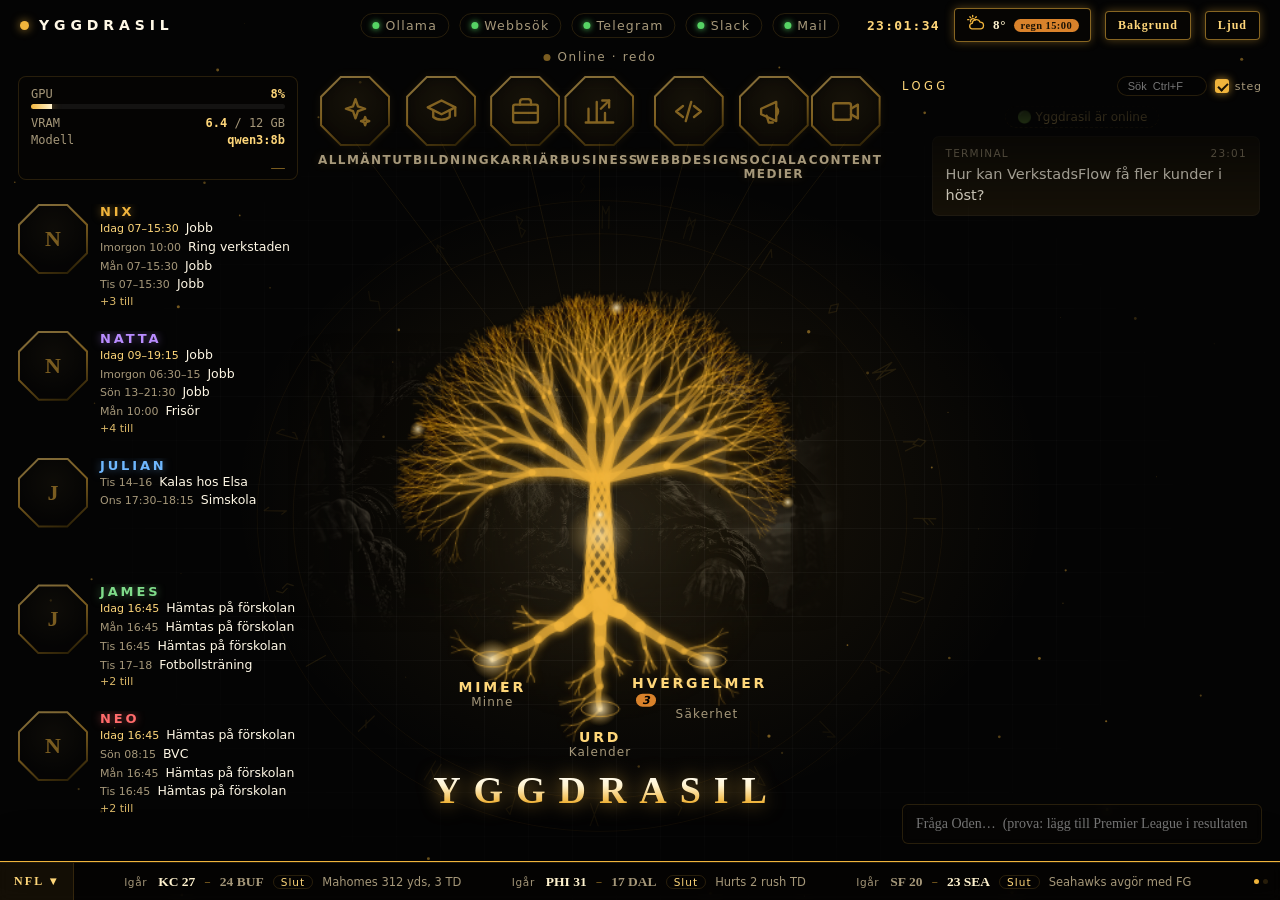
<file: Claude outputs/jarvis_ui_preview_v15.html>
<!doctype html>
<html lang="sv">
<head>
<meta charset="utf-8">
<meta name="viewport" content="width=device-width, initial-scale=1">
<title>Yggdrasil – förhandsvisning v15</title>
<style>
:root{--bg:#040404;--accent:#f0b43c;--accent-2:#ffd77a;--hot:#fff3cf;--dim:rgba(240,180,60,.15);--glow:rgba(240,180,60,.7);
  --text:#fff8e6;--muted:#a6987a;--line:rgba(255,255,255,.045)}
*{box-sizing:border-box;margin:0;padding:0}
html,body{height:100%}
body{background:radial-gradient(ellipse at 50% 55%,rgba(240,180,60,.10) 0%,transparent 45%),var(--bg);color:var(--text);
  font-family:"Segoe UI",system-ui,sans-serif;overflow:hidden}
#sparks{position:fixed;inset:0;z-index:0;pointer-events:none}
.grid{position:fixed;inset:0;z-index:0;pointer-events:none;background-image:linear-gradient(var(--line) 1px,transparent 1px),linear-gradient(90deg,var(--line) 1px,transparent 1px);
  background-size:44px 44px;mask-image:radial-gradient(ellipse at 50% 55%,#000 20%,transparent 65%)}

header{position:relative;z-index:5;height:50px;display:flex;align-items:center;gap:14px;padding:0 20px}
.brand{display:flex;align-items:center;gap:10px;letter-spacing:.35em;font-weight:700;font-size:14px}
.dot{width:9px;height:9px;border-radius:50%;background:var(--accent);box-shadow:0 0 10px var(--glow);animation:blink 2s infinite}
@keyframes blink{50%{opacity:.35}}
.chip{font-size:12.5px;letter-spacing:.1em;color:var(--muted);border:1px solid var(--dim);padding:4px 11px;border-radius:20px;display:flex;gap:6px;align-items:center;transition:.25s}
.chip i{width:7px;height:7px;border-radius:50%;background:#56d364;box-shadow:0 0 6px #56d364}
.chip.flash{border-color:var(--accent);color:var(--hot);box-shadow:0 0 14px var(--glow)}
.spacer{flex:1}
.lamps{position:absolute;left:var(--mid,50%);transform:translateX(-50%);display:flex;gap:10px}
#statusChip{position:absolute;top:50px;left:var(--mid,50%);transform:translateX(-50%);z-index:6;font-size:12px;letter-spacing:.14em;color:var(--muted);display:flex;gap:7px;align-items:center;white-space:nowrap}
#statusChip i{width:7px;height:7px;border-radius:50%;background:var(--accent);opacity:.5}
#statusChip.busy{color:var(--hot)}#statusChip.busy i{opacity:1;box-shadow:0 0 8px var(--glow);animation:blink .6s infinite}
#statusChip b{color:var(--accent-2);font-weight:600}
.chip{cursor:default}.chip.mail{cursor:pointer}.chip .n{background:#d9822b;color:#000;border-radius:8px;padding:0 5px;font-size:9.5px;letter-spacing:0;display:none}
.chip.mail.has .n{display:inline}.chip.mail.has i{background:var(--accent);box-shadow:0 0 6px var(--glow)}
#toast{position:absolute;top:2px;left:var(--tx,50%);transform:translate(0,-10px);z-index:9;opacity:0;pointer-events:none;transition:.35s;
  background:rgba(8,6,3,.85);backdrop-filter:blur(8px);border:1px solid var(--accent);border-radius:8px;padding:9px 14px;font-size:12.5px;box-shadow:0 0 20px var(--dim);min-width:280px}
#toast.show{opacity:1;transform:translate(0,0)}#toast small{display:block;color:var(--accent-2);font-size:10px;letter-spacing:.15em;margin-bottom:2px}
#mailbox{position:absolute;top:56px;z-index:9;width:330px;background:rgba(8,6,3,.88);backdrop-filter:blur(10px);border:1px solid var(--accent);border-radius:8px;padding:8px;display:none}
#mailbox.open{display:block}
.mail-i{padding:8px;border-radius:6px;font-size:12.5px;cursor:pointer;border-bottom:1px solid rgba(255,255,255,.04)}.mail-i:hover{background:rgba(240,180,60,.08)}
.mail-i small{display:flex;justify-content:space-between;color:var(--muted);font-size:10.5px}.mail-i.unread b{color:var(--hot)}
.mail-foot{font-size:10.5px;color:var(--muted);text-align:center;padding:6px 4px 2px}
.secbtns{display:flex;gap:6px;flex-wrap:wrap;margin-top:7px}
.secbtns button,.secbtns select{background:rgba(0,0,0,.3);border:1px solid var(--dim);color:var(--text);font-size:11px;padding:3px 8px;border-radius:12px;cursor:pointer}
.secbtns button:hover{border-color:var(--accent);color:var(--hot)}
.parked{opacity:.55;font-size:11.5px;display:flex;justify-content:space-between;gap:8px;padding:5px 9px}.parked button{background:none;border:0;color:var(--accent-2);cursor:pointer;font-size:11px}
.subhead{font-size:10px;letter-spacing:.25em;color:var(--muted);margin:12px 0 6px}
#panel h3 span{white-space:nowrap}
#panel h3 .pendbtn{margin-left:auto;font-size:11px;margin-right:10px;background:rgba(0,0,0,.3);border:1px solid var(--dim);color:var(--accent-2);border-radius:14px;padding:3px 10px;font:600 11px "Segoe UI";letter-spacing:.1em;cursor:pointer;display:flex;gap:6px;align-items:center}
#panel h3 .pendbtn:hover{border-color:var(--accent);color:var(--hot)}
.pendbtn em{font-style:normal;background:var(--dim);color:var(--hot);border-radius:8px;padding:0 6px}
#pending{position:absolute;z-index:7;left:50%;top:50%;transform:translate(-50%,-50%);width:min(400px,86vw);background:rgba(8,6,3,.94);border:1px solid var(--accent);border-radius:10px;padding:14px;box-shadow:0 0 30px var(--dim);display:none}
#pending.open{display:block}
#pending h4{font-size:11.5px;letter-spacing:.28em;color:var(--accent-2);margin-bottom:10px;display:flex;justify-content:space-between}
#pending h4 button{background:none;border:0;color:var(--muted);cursor:pointer;font-size:14px}
.pi{padding:9px 10px;border-radius:6px;background:rgba(255,255,255,.03);margin-bottom:7px;font-size:13px}
.pi small{display:block;color:var(--muted);font-size:11.5px;margin:2px 0 6px}
.pi button{background:rgba(0,0,0,.3);border:1px solid var(--dim);color:var(--text);font-size:11px;padding:3px 9px;border-radius:12px;cursor:pointer;margin-right:5px}
.pi button:hover{border-color:var(--accent);color:var(--hot)}
.clock{font:600 13px Consolas,monospace;color:var(--accent-2);letter-spacing:.1em}
.btn{background:transparent;border:1px solid var(--dim);color:var(--text);padding:6px 12px;border-radius:4px;cursor:pointer;font:600 12px "Segoe UI";letter-spacing:.08em}
.btn.on{border-color:var(--accent);box-shadow:0 0 12px var(--glow);color:var(--hot)}
.btn.gold{color:var(--accent-2);border-color:rgba(240,180,60,.55);box-shadow:0 0 10px rgba(240,180,60,.35);background:rgba(10,8,4,.4)}
.btn.gold:hover,.btn.gold:focus{color:var(--accent-2);box-shadow:0 0 18px var(--glow);outline:none}

#stage{position:absolute;top:50px;left:0;right:0;bottom:38px;z-index:2}
#sports{position:fixed;left:0;right:0;bottom:0;height:38px;z-index:6;display:flex;align-items:center;border-top:1px solid var(--dim);background:rgba(6,5,3,.7);backdrop-filter:blur(6px)}
#league{flex:none;height:100%;display:flex;align-items:center;gap:6px;padding:0 14px;border-right:1px solid var(--dim);font:700 12px "Segoe UI";letter-spacing:.18em;color:var(--accent-2);cursor:pointer;background:rgba(240,180,60,.06);position:relative}
#league:hover{color:var(--hot)}
#leagueMenu{position:absolute;bottom:42px;left:6px;width:200px;background:rgba(8,6,3,.95);border:1px solid var(--accent);border-radius:8px;padding:6px;display:none}
#leagueMenu.open{display:block}
#leagueMenu div{padding:6px 9px;border-radius:5px;font:600 12px "Segoe UI";letter-spacing:.1em;color:var(--text);cursor:pointer;display:flex;justify-content:space-between}
#leagueMenu div:hover{background:rgba(240,180,60,.1)}#leagueMenu div.on{color:var(--accent-2)}
#track{flex:1;overflow:hidden;height:100%;position:relative}
#tape{position:absolute;inset:0;display:flex;align-items:center;justify-content:space-evenly;white-space:nowrap;transition:opacity .45s,transform .45s}
#tape.out{opacity:0;transform:translateY(-10px)}#tape.in{opacity:0;transform:translateY(10px);transition:none}
.game .dt{font-size:10.5px;color:var(--muted);letter-spacing:.06em;margin-right:2px}
#pager{flex:none;display:flex;gap:4px;padding:0 12px}#pager i{width:5px;height:5px;border-radius:50%;background:var(--dim)}#pager i.on{background:var(--accent)}
.game{display:flex;align-items:center;gap:9px;font-size:13px;color:var(--text)}
#track{cursor:pointer}
.game:hover{color:var(--hot)}
.game b{font:700 13.5px "Segoe UI"}.game .w{color:var(--hot)}.game .l{color:var(--muted)}
.game .st{font-size:10.5px;letter-spacing:.1em;color:var(--accent-2);border:1px solid var(--dim);border-radius:10px;padding:0 7px}
.game .st.live{color:#1a1205;background:#e05a4a;border-color:#e05a4a;animation:blink 1.4s infinite}
.game .x{font-size:11.5px;color:var(--muted)}
.sep{color:var(--accent);opacity:.5}
#scores{position:fixed;left:0;right:0;bottom:38px;z-index:7;max-height:0;overflow:hidden;transition:max-height .45s cubic-bezier(.2,.8,.2,1);
  background:rgba(7,6,4,.9);backdrop-filter:blur(10px);border-top:1px solid var(--accent);box-shadow:0 -10px 40px rgba(0,0,0,.6)}
#scores.open{max-height:62vh}
.sc-in{padding:12px 18px 16px;max-height:62vh;overflow-y:auto}
.sc-tabs{display:flex;gap:6px;align-items:center;margin-bottom:12px;flex-wrap:wrap}
.sc-tabs .cbtn.on{background:var(--accent);color:#1a1205}
.sc-tabs .close{margin-left:auto}
.sc-grid{display:grid;grid-template-columns:repeat(auto-fill,minmax(270px,1fr));gap:10px}
.card{display:block;text-decoration:none;color:var(--text);border:1px solid rgba(255,255,255,.07);border-radius:9px;padding:10px 12px;background:rgba(255,255,255,.02);transition:.2s}
.card:hover{border-color:var(--accent);box-shadow:0 0 16px var(--dim);transform:translateY(-2px)}
.card .top{display:flex;justify-content:space-between;font-size:10.5px;color:var(--muted);letter-spacing:.08em;margin-bottom:6px}
.card .top .live{color:#e05a4a;font-weight:700;animation:blink 1.4s infinite}
.team{display:flex;align-items:center;gap:10px;padding:3px 0;font-size:14px}
.team img,.team .lg{width:28px;height:28px;object-fit:contain;flex:none}
.team .lg{border-radius:50%;display:grid;place-items:center;font:700 10px "Segoe UI";color:#1a1205;background:var(--accent)}
.team .nm{flex:1}.team .pt{font:700 18px "Segoe UI"}.team.win .pt,.team.win .nm{color:var(--hot)}.team.lose{opacity:.6}
.card .note{margin-top:6px;font-size:11.5px;color:var(--accent-2)}
.card .go{float:right;font-size:10.5px;color:var(--muted)}
.box{width:100%;border-collapse:collapse;font-size:13px;margin:6px 0 12px}.box td,.box th{padding:5px 6px;text-align:center;border-bottom:1px solid rgba(255,255,255,.05)}
.box th{color:var(--muted);font-weight:600;font-size:11px}.box td:first-child,.box th:first-child{text-align:left}
#fx{position:absolute;inset:0;width:100%;height:100%;z-index:3;pointer-events:none;overflow:visible}
.guide{stroke:var(--accent);stroke-width:1;opacity:.08;transition:opacity .25s}.guide.hot{opacity:.35}

/* left column: system + upcoming (floating, no panel) */
#left{position:absolute;left:18px;top:26px;bottom:18px;width:280px;z-index:4;display:flex;flex-direction:column;gap:18px}
.sys{border:1px solid var(--dim);border-radius:8px;padding:10px 12px;background:rgba(10,8,4,.32);backdrop-filter:blur(5px);font:12px Consolas,monospace;color:var(--muted)}
.sys .row{display:flex;justify-content:space-between;margin-bottom:3px}.sys b{color:var(--accent-2)}
.bar{height:5px;border-radius:3px;background:rgba(255,255,255,.06);margin:3px 0 7px;overflow:hidden}
.bar i{display:block;height:100%;width:8%;background:linear-gradient(90deg,var(--accent),var(--hot));box-shadow:0 0 8px var(--glow);transition:width .8s}
.spark{display:flex;align-items:flex-end;gap:2px;height:18px;margin-top:4px}.spark span{flex:1;background:var(--accent);opacity:.5;border-radius:1px;transition:height .5s}
.head{font-size:11.5px;letter-spacing:.3em;color:var(--accent-2);margin-bottom:8px}
#people{flex:1;min-height:0;display:flex;flex-direction:column;justify-content:space-evenly;padding:6px 0}
.person{display:flex;gap:12px;align-items:flex-start;cursor:pointer;min-height:0;overflow:hidden}
.pnode{flex:none;position:relative;width:70px;height:70px;clip-path:polygon(29% 0,71% 0,100% 29%,100% 71%,71% 100%,29% 100%,0 71%,0 29%);
  background:linear-gradient(160deg,var(--accent-2),var(--accent) 45%,#3a2a00);opacity:.5;transition:.25s}
.pnode b{position:absolute;inset:2px;clip-path:inherit;background:radial-gradient(circle at 50% 35%,#18140c,#060504 70%) center/cover no-repeat;display:grid;place-items:center;font:700 22px "Segoe UI";color:var(--accent)}
.pnode b.photo{color:transparent}
.person:hover .pnode{opacity:1;filter:drop-shadow(0 0 12px var(--glow))}
.person.soon .pnode{opacity:.75;animation:soon 3s ease-in-out infinite}
@keyframes soon{50%{filter:drop-shadow(0 0 7px var(--dim))}}
.pinfo{min-width:0;flex:1}
.pname{font-size:13px;font-weight:700;letter-spacing:.22em;text-transform:uppercase;color:var(--pc);text-shadow:0 0 8px color-mix(in srgb,var(--pc) 50%,transparent)}
.pev{font-size:12.5px;line-height:1.5;white-space:nowrap;overflow:hidden;text-overflow:ellipsis}
.pev small{color:var(--muted);font-size:11px;margin-right:7px}
.pev.today small{color:var(--accent-2)}
.pev.none{color:var(--muted);font-size:12px;font-style:italic}
.pmore{font-size:11px;color:var(--accent-2);margin-top:1px;opacity:.85}
#cal{position:absolute;z-index:8;left:50%;top:50%;transform:translate(-50%,-50%) scale(.97);width:min(1000px,94vw);height:min(720px,90%);
  background:rgba(8,6,3,.9);backdrop-filter:blur(12px);border:1px solid var(--accent);border-radius:12px;box-shadow:0 0 50px var(--dim);padding:16px;
  display:flex;flex-direction:column;opacity:0;pointer-events:none;transition:.25s}
#cal.open{opacity:1;pointer-events:auto;transform:translate(-50%,-50%)}
.calbar{display:flex;align-items:center;gap:10px;flex-wrap:wrap;margin-bottom:12px}
.calbar h3{font-size:12.5px;letter-spacing:.3em;color:var(--accent-2);margin-right:8px}
.calbar .nav{display:flex;align-items:center;gap:6px}
.cbtn{background:rgba(0,0,0,.35);border:1px solid var(--dim);color:var(--text);border-radius:6px;padding:5px 10px;font:600 12px "Segoe UI";cursor:pointer}
.cbtn:hover{border-color:var(--accent);color:var(--hot)}.cbtn.on{background:var(--accent);color:#1a1205;border-color:var(--accent)}
.calbar .range{min-width:190px;text-align:center;font-size:13px;color:var(--hot)}
.filters{display:flex;gap:6px;margin-left:auto}
.fchip{border:1px solid var(--pc);color:var(--pc);background:rgba(0,0,0,.3);border-radius:14px;padding:3px 10px;font-size:11.5px;cursor:pointer;font-weight:600}
.fchip.off{opacity:.3;border-style:dashed}
.calbody{flex:1;min-height:0;overflow:auto}
.week{display:grid;grid-template-columns:repeat(7,1fr);gap:6px;height:100%}
.wday{border:1px solid rgba(255,255,255,.06);border-radius:7px;padding:6px;min-height:0;overflow:auto;background:rgba(255,255,255,.015)}
.wday.today{border-color:var(--accent);box-shadow:inset 0 0 14px var(--dim)}
.wday h5{font-size:11.5px;color:var(--accent-2);margin-bottom:6px;letter-spacing:.08em}
.cev{border-left:3px solid var(--pc);background:color-mix(in srgb,var(--pc) 10%,transparent);border-radius:4px;padding:4px 6px;margin-bottom:5px;font-size:12px;line-height:1.3}
.cev small{display:block;color:var(--muted);font-size:10.5px}.cev .who{color:var(--pc);font-weight:600}
.month{display:grid;grid-template-columns:34px repeat(7,1fr);grid-template-rows:auto repeat(6,minmax(78px,1fr));gap:4px;height:100%}
.mhead{font-size:10.5px;letter-spacing:.2em;color:var(--muted);text-align:center;padding:2px}
.wnum{display:flex;align-items:flex-start;justify-content:center;padding-top:6px;font:600 11px Consolas,monospace;color:var(--accent-2);opacity:.7;cursor:pointer}
.wnum:hover{opacity:1}
.fchip.all{--pc:#9a9a9a;color:#bdbdbd;border-color:#6d6d6d}.fchip.all.on{background:rgba(255,255,255,.08);color:#eee;border-color:#aaa}
.mcell{border:1px solid rgba(255,255,255,.05);border-radius:6px;padding:4px 5px;overflow:hidden;font-size:10.5px;cursor:pointer}
.mcell.other{opacity:.35}.mcell.today{border-color:var(--accent)}
.mcell b{display:block;color:var(--accent-2);font-size:11px;margin-bottom:2px}
.mev{white-space:nowrap;overflow:hidden;text-overflow:ellipsis;line-height:1.45}.mev i{display:inline-block;width:7px;height:7px;border-radius:2px;background:var(--pc);margin-right:4px}
.mmore{color:var(--muted)}
.openbtn{margin-top:12px;width:100%}
#upList{overflow:hidden}
.more{font-size:11px;color:var(--accent-2);padding:8px 2px;cursor:pointer;opacity:.8}.more:hover{opacity:1}
.ev{display:flex;gap:10px;padding:7px 2px;border-bottom:1px solid rgba(255,255,255,.035);font-size:14px;opacity:.82}
.ev .c{width:3px;border-radius:2px;flex:none}
.ev small{display:block;font-size:11.5px;color:var(--muted);letter-spacing:.06em}
.ev.today small{color:var(--accent-2)}

/* agents */
#agents{position:absolute;top:26px;z-index:4;display:flex;justify-content:space-between}
.node{position:relative;display:flex;flex-direction:column;align-items:center;gap:7px;width:100px;cursor:pointer;
  filter:drop-shadow(0 0 4px var(--dim));animation:breathe 4s ease-in-out infinite;transition:filter .25s,transform .25s}
.node:nth-child(2n){animation-delay:-1.3s}.node:nth-child(3n){animation-delay:-2.6s}
@keyframes breathe{50%{filter:drop-shadow(0 0 12px var(--dim))}}
.oct{position:relative;width:70px;height:70px;clip-path:polygon(29% 0,71% 0,100% 29%,100% 71%,71% 100%,29% 100%,0 71%,0 29%);
  background:linear-gradient(160deg,var(--accent-2),var(--accent) 45%,#3a2a00);opacity:.5;transition:opacity .25s}
.oct-in{position:absolute;inset:2px;clip-path:inherit;background:radial-gradient(circle at 50% 35%,#18140c,#060504 70%);display:grid;place-items:center}
.oct svg{width:33px;height:33px;stroke:var(--accent);fill:none;stroke-width:1.7;stroke-linecap:round;stroke-linejoin:round;transition:.25s}
.label{font-size:12px;font-weight:600;letter-spacing:.12em;text-transform:uppercase;color:var(--muted);text-align:center;transition:.25s}
.ripple{position:absolute;inset:0;clip-path:inherit;background:var(--accent);opacity:0;pointer-events:none}
.node.active{animation:none;filter:drop-shadow(0 0 18px var(--glow)) drop-shadow(0 0 4px var(--accent-2));transform:scale(1.08)}
.node.active .oct{opacity:1}.node.active svg{stroke:var(--hot)}.node.active .label{color:var(--hot);text-shadow:0 0 8px var(--glow)}
.node.active .ripple{animation:ripple 1.1s ease-out infinite}
@keyframes ripple{0%{opacity:.55;transform:scale(.6)}100%{opacity:0;transform:scale(1.3)}}
.node.hit .oct{animation:hit .25s}@keyframes hit{0%{filter:brightness(2.4)}100%{filter:none}}
.orbit{position:absolute;top:-6px;left:50%;width:84px;height:84px;margin-left:-42px;border-radius:50%;opacity:0;transition:opacity .3s;animation:spin 1.6s linear infinite;pointer-events:none}
.orbit::after{content:"🌐";position:absolute;top:-4px;left:50%;transform:translateX(-50%);font-size:13px;filter:sepia(1) saturate(4) hue-rotate(-12deg) drop-shadow(0 0 4px var(--accent))}
.node.searching .orbit{opacity:1}
@keyframes spin{to{transform:rotate(360deg)}}

/* tree */
#tree{position:absolute;z-index:2}
#myth{position:absolute;inset:0;z-index:1;pointer-events:none}
#bgwrap{position:absolute;z-index:0;pointer-events:none;opacity:0;transition:opacity .8s}
#bgimg{position:absolute;inset:0;background-size:100% 100%;filter:grayscale(1) sepia(.5) brightness(.78) contrast(1.12);
  -webkit-mask-image:linear-gradient(90deg,transparent,#000 7%,#000 93%,transparent),linear-gradient(transparent,#000 9%,#000 88%,transparent);-webkit-mask-composite:source-in;
  mask-image:linear-gradient(90deg,transparent,#000 7%,#000 93%,transparent),linear-gradient(transparent,#000 9%,#000 88%,transparent);mask-composite:intersect}
#bgdim{position:absolute;inset:0;background:radial-gradient(ellipse 22% 34% at var(--dimx,46%) 42%,rgba(0,0,0,.55),transparent 100%)}
.pop{position:absolute;top:44px;right:0;z-index:12;width:330px;background:rgba(8,6,3,.94);backdrop-filter:blur(10px);border:1px solid var(--accent);border-radius:9px;padding:12px 14px;display:none;box-shadow:0 0 26px var(--dim)}
.pop.open{display:block}
.pop h4{font-size:11px;letter-spacing:.26em;color:var(--accent-2);margin-bottom:10px}
.srow{display:grid;grid-template-columns:22px 1fr 100px 36px;gap:8px;align-items:center;font-size:12.5px;margin-bottom:9px}
.srow input[type=range]{width:100%;accent-color:#f0b43c}.srow .v{font:11px Consolas,monospace;color:var(--muted);text-align:right}
.srow button{background:none;border:0;cursor:pointer;font-size:14px;padding:0}.srow.muted{opacity:.45}
.srow small{display:block;font-size:10.5px;color:var(--muted)}
.master{display:flex;justify-content:space-between;align-items:center;padding:8px 2px 12px;margin-bottom:10px;border-bottom:1px solid var(--dim);font-size:13px;cursor:pointer}
.master input{display:none}.master i{width:38px;height:20px;border-radius:12px;border:1px solid rgba(240,180,60,.6);background:rgba(0,0,0,.4);position:relative;transition:.25s}
.master i::after{content:"";position:absolute;top:2px;left:2px;width:14px;height:14px;border-radius:50%;background:var(--muted);transition:.25s}
.master input:checked+i{background:var(--accent);box-shadow:0 0 10px var(--glow)}.master input:checked+i::after{left:20px;background:#1a1205}
#soundRows.off{opacity:.35;pointer-events:none}
.btn.gold.silent{color:var(--muted);box-shadow:none;border-color:var(--dim)}
.hwrap{position:relative}
.wx{display:flex;align-items:center;gap:7px;padding:4px 11px}
.wx svg{width:20px;height:20px;stroke:var(--accent);fill:none;stroke-width:1.6;stroke-linecap:round;stroke-linejoin:round}
.wx b{font:600 13px "Segoe UI";color:var(--hot)}
.wx em{font-style:normal;font-size:10.5px;color:#1a1205;background:#d9822b;border-radius:9px;padding:1px 7px;letter-spacing:.04em}
.wxnow{display:flex;gap:16px;align-items:center;padding:6px 4px 12px;border-bottom:1px solid var(--dim)}
.wxnow svg{width:64px;height:64px;stroke:var(--accent);fill:none;stroke-width:1.3;stroke-linecap:round;stroke-linejoin:round;filter:drop-shadow(0 0 6px var(--glow))}
.wxnow .t{font:300 46px "Segoe UI";color:var(--hot);line-height:1}
.wxnow p{font-size:12.5px;color:var(--muted);margin-top:4px}
.wxalert{margin:12px 0;padding:9px 11px;border:1px solid rgba(217,130,43,.6);border-radius:7px;background:rgba(217,130,43,.08);font-size:13px}
.wxalert small{display:block;color:var(--muted);font-size:11.5px;margin-top:2px}
.hours{display:flex;gap:6px;overflow-x:auto;padding:4px 0 10px;scrollbar-width:thin}
.hour{flex:none;width:52px;text-align:center;font-size:11.5px;color:var(--muted);border:1px solid rgba(255,255,255,.04);border-radius:6px;padding:6px 0}
.hour svg{width:22px;height:22px;stroke:var(--accent);fill:none;stroke-width:1.5;stroke-linecap:round;stroke-linejoin:round;margin:3px 0}
.hour b{display:block;color:var(--text);font-size:13px}.hour i{display:block;font-style:normal;color:#7cc4ff;font-size:10.5px;min-height:13px}
.days .d{display:grid;grid-template-columns:44px 26px 1fr 70px;gap:10px;align-items:center;padding:6px 2px;border-bottom:1px solid rgba(255,255,255,.04);font-size:13px}
.days svg{width:22px;height:22px;stroke:var(--accent);fill:none;stroke-width:1.5;stroke-linecap:round;stroke-linejoin:round}
.days .bar2{height:5px;border-radius:3px;background:linear-gradient(90deg,#7cc4ff,var(--accent));opacity:.8}
.days .r{text-align:right;color:var(--muted)}.days .r b{color:var(--text)}
.src2{font-size:10.5px;color:var(--muted);margin-top:10px}
.bgtools{display:flex;gap:8px;align-items:center;font-size:11px;color:var(--muted)}
.bgtools input[type=range]{width:90px;accent-color:#f0b43c}
.title{position:absolute;z-index:4;text-align:center;pointer-events:none}
.title h1{font:800 38px "Segoe UI";letter-spacing:.34em;padding-left:.34em;background:linear-gradient(180deg,#fff 10%,var(--hot) 40%,var(--accent) 78%);
  -webkit-background-clip:text;background-clip:text;color:transparent;filter:drop-shadow(0 0 10px var(--glow))}
.title p{margin-top:3px;font-size:10.5px;letter-spacing:.24em;color:var(--muted);text-transform:uppercase}.title p b{color:var(--accent-2)}
.well{position:absolute;z-index:4;transform:translate(-50%,-34%);display:flex;flex-direction:column;align-items:center;cursor:pointer;width:150px}
.well .hit{width:78px;height:44px;border-radius:50%;border:1px solid transparent;transition:.2s}
.well:hover .hit{border-color:rgba(240,180,60,.55);box-shadow:0 0 18px var(--glow)}
.well span{font-size:14px;font-weight:600;letter-spacing:.2em;color:var(--accent-2);text-transform:uppercase;transition:.2s;margin-top:2px}
.well small{font-size:12px;color:var(--muted);letter-spacing:.1em}
.well:hover span{color:var(--hot);text-shadow:0 0 8px var(--glow)}
.badge{display:inline-block;background:#d9822b;color:#000;border-radius:9px;padding:0 6px;font-size:11px;margin-left:4px;letter-spacing:0}

/* chat floating on background */
#chat{position:absolute;right:18px;top:26px;bottom:18px;width:min(360px,30vw);z-index:4;display:flex;flex-direction:column}
.chathead{display:flex;align-items:center;gap:8px}
#search{margin-left:auto;width:90px;background:rgba(0,0,0,.25);border:1px solid var(--dim);color:var(--text);border-radius:12px;padding:3px 10px;font-size:11px;outline:none;transition:width .25s}
#search:focus{width:150px;border-color:var(--accent)}
.toggle{font-size:11px;color:var(--muted);display:flex;gap:6px;align-items:center;cursor:pointer;letter-spacing:.08em}
.toggle input{appearance:none;-webkit-appearance:none;width:14px;height:14px;border:1px solid rgba(240,180,60,.6);border-radius:3px;background:rgba(0,0,0,.35);cursor:pointer;position:relative;transition:.2s}
.toggle input:checked{background:var(--accent);box-shadow:0 0 8px var(--glow)}
.toggle input:checked::after{content:"";position:absolute;left:4px;top:1px;width:4px;height:8px;border:solid #1a1205;border-width:0 2px 2px 0;transform:rotate(45deg)}
#log{flex:1;overflow-y:auto;padding:10px 2px;display:flex;flex-direction:column;gap:8px;scrollbar-width:none;mask-image:linear-gradient(transparent,#000 18%)}
.msg{max-width:92%;padding:9px 12px;border-radius:7px;font-size:14.5px;line-height:1.45;animation:in .3s;backdrop-filter:blur(4px)}
.msg small{display:flex;justify-content:space-between;gap:10px;font-size:10.5px;letter-spacing:.12em;color:var(--muted);margin-bottom:3px;text-transform:uppercase}
.msg.user{align-self:flex-end;background:rgba(240,180,60,.08);border:1px solid rgba(255,255,255,.04)}
.msg.jarvis{align-self:flex-start;background:rgba(14,11,6,.35);border:1px solid rgba(240,180,60,.35)}
.msg .src{margin-top:5px;font-size:11px;color:var(--accent-2)}
.step{align-self:flex-start;font:12px Consolas,monospace;color:var(--muted);padding-left:9px;border-left:2px solid var(--dim);animation:in .3s}
.step b{color:var(--accent)}
.sysmsg{align-self:center;font-size:12px;color:var(--accent-2);border:1px dashed var(--dim);border-radius:20px;padding:3px 11px;animation:in .3s}
body.hide-steps .step{display:none}
@keyframes in{from{opacity:0;transform:translateY(5px)}}
.chips{display:flex;gap:6px;flex-wrap:wrap;margin:6px 0}
.chips button{background:rgba(0,0,0,.2);border:1px solid var(--dim);color:var(--muted);font-size:12px;padding:4px 9px;border-radius:14px;cursor:pointer}
.chips button:hover{color:var(--hot);border-color:var(--accent)}
#ask{margin-top:8px}
#ask input{width:100%;background:rgba(10,8,5,.45);backdrop-filter:blur(5px);border:1px solid var(--dim);color:var(--text);padding:11px 13px;border-radius:6px;font:14px "Segoe UI";outline:none}
#ask input:focus{border-color:var(--accent);box-shadow:0 0 14px var(--dim)}

/* well panels */
#panel{position:absolute;z-index:6;left:50%;top:50%;transform:translate(-50%,-50%) scale(.96);width:min(460px,90vw);max-height:78%;overflow-y:auto;
  background:rgba(8,6,3,.82);backdrop-filter:blur(10px);border:1px solid var(--accent);border-radius:10px;box-shadow:0 0 40px var(--dim);padding:16px;opacity:0;pointer-events:none;transition:.25s}
#panel.open{opacity:1;pointer-events:auto;transform:translate(-50%,-50%)}
#panel h3{font-size:12.5px;letter-spacing:.3em;color:var(--accent-2);margin-bottom:12px;display:flex;justify-content:space-between;align-items:center}
#panel h3 button{background:none;border:0;color:var(--muted);cursor:pointer;font-size:15px}
.score{display:flex;gap:14px;align-items:center;padding:10px;border:1px solid var(--dim);border-radius:8px;margin-bottom:10px}
.score svg{width:60px;height:60px}.score b{font-size:14px}.score p{font-size:12px;color:var(--muted);margin-top:2px}
.chk{display:flex;gap:9px;font-size:13.5px;line-height:1.4;padding:7px 9px;border-radius:6px;background:rgba(255,255,255,.025);margin-bottom:7px}
.chk.warn{border:1px solid rgba(217,130,43,.45)}.chk small{display:block;color:var(--muted);font-size:12px}
.chk code{display:block;margin-top:5px;background:rgba(0,0,0,.45);border:1px solid var(--dim);border-radius:4px;padding:6px 8px;font:11px Consolas,monospace;color:var(--accent-2);white-space:pre-wrap;word-break:break-all}
.cal{display:grid;grid-template-columns:repeat(7,1fr);gap:4px;font-size:10.5px}
.cal div{border:1px solid rgba(255,255,255,.05);border-radius:4px;min-height:74px;padding:4px}
.cal b{display:block;color:var(--accent-2);font-size:10px;margin-bottom:3px}
.cal i{display:block;font-style:normal;border-left:3px solid;padding-left:3px;margin-bottom:3px;color:var(--text);line-height:1.2}
.legend{display:flex;gap:12px;flex-wrap:wrap;margin-top:10px;font-size:11px;color:var(--muted)}.legend span::before{content:"";display:inline-block;width:8px;height:8px;border-radius:2px;background:var(--c);margin-right:5px}
.stat{display:flex;justify-content:space-between;padding:7px 0;border-bottom:1px solid rgba(255,255,255,.05);font-size:13px}.stat b{color:var(--accent-2)}
.dropzone{margin-top:12px;border:1px dashed var(--accent);border-radius:8px;padding:18px;text-align:center;font-size:12px;color:var(--muted)}
#drop{position:fixed;inset:0;z-index:20;display:none;place-items:center;background:rgba(0,0,0,.6);border:3px dashed var(--accent);font-size:20px;letter-spacing:.15em;color:var(--hot)}
body.dragging #drop{display:grid}
#pop{position:absolute;z-index:7;width:220px;padding:10px 12px;border:1px solid var(--accent);border-radius:6px;background:rgba(8,6,3,.9);font-size:12px;line-height:1.5;display:none}
#pop b{color:var(--hot)}#pop small{color:var(--muted)}
</style>
</head>
<body>
<canvas id="sparks"></canvas><div class="grid"></div><div id="drop">SLÄPP FÖR ATT LÄRA YGGDRASIL</div>
<header>
  <div class="brand"><span class="dot"></span>YGGDRASIL</div>
  <div class="lamps"><span class="chip" id="chipOllama"><i></i>Ollama</span><span class="chip" id="chipWeb"><i></i>Webbsök</span><span class="chip" id="chipTg"><i></i>Telegram</span><span class="chip" id="chipSlack"><i></i>Slack</span>
    <span class="chip mail" id="chipMail"><i></i>Mail <span class="n" id="mailN">0</span></span></div>
  <div class="spacer"></div>
  <span class="clock" id="clock"></span>
  <button class="btn gold wx" id="wxBtn"><span id="wxIcon"></span><b id="wxTemp">8°</b><em id="wxWarn">regn 15:00</em></button>
  <div class="hwrap"><button class="btn gold" id="bgBtn">Bakgrund</button>
    <div class="pop" id="bgPop"><h4>BAKGRUNDSBILD</h4>
      <div class="srow"><span>☀</span><span>Styrka</span><input type="range" id="bgStrength" min="0" max="100" value="24"><span class="v" id="vS">24%</span></div>
      <div class="srow"><span>⤢</span><span>Storlek</span><input type="range" id="bgSize" min="60" max="160" value="99"><span class="v" id="vZ">99%</span></div>
      <div class="srow"><span>↔</span><span>Sidled</span><input type="range" id="bgX" min="-40" max="40" value="-6"><span class="v" id="vX">-6</span></div>
      <div class="srow"><span>↕</span><span>Höjdled</span><input type="range" id="bgY" min="-40" max="40" value="-6"><span class="v" id="vY">-6</span></div>
      <div class="srow"><span>◐</span><span>Dämpa mitten</span><input type="range" id="bgDim" min="0" max="90" value="29"><span class="v" id="vD">29%</span></div>
      <div class="srow"><span>▣</span><span>Kanttoning bredd</span><input type="range" id="bgEdgeW" min="2" max="45" value="14"><span class="v" id="vEW">14%</span></div>
      <div class="srow"><span>▪</span><span>Kanttoning styrka</span><input type="range" id="bgEdgeS" min="0" max="100" value="100"><span class="v" id="vES">100%</span></div>
      <div class="secbtns"><button id="bgPick">Välj annan bild…</button><button id="bgOff">Ingen bild</button></div>
      <input type="file" id="bgFile" accept="image/*" hidden></div></div>
  <div class="hwrap"><button class="btn gold" id="sound">Ljud</button>
    <div class="pop" id="soundPop"><h4>LJUDNIVÅER</h4><label class="master"><span>Stäng av allt ljud</span><input type="checkbox" id="masterMute"><i></i></label><div id="soundRows"></div></div></div>
</header>

<div id="scores"><div class="sc-in"><div class="sc-tabs" id="scTabs"></div><div class="sc-grid" id="scGrid"></div></div></div>
<div id="sports"><div id="league"><span id="leagueName">NFL</span> ▾<div id="leagueMenu"></div></div><div id="track"><div id="tape"></div></div><div id="pager"></div></div>
<div id="statusChip"><i></i><span id="status">Online · redo</span></div>
<div id="stage">
  <svg id="fx"><defs><filter id="blur" x="-50%" y="-50%" width="200%" height="200%"><feGaussianBlur stdDeviation="3"/></filter></defs><g id="guides"></g><g id="bolts"></g></svg>
  <aside id="left">
    <div class="sys">
      <div class="row"><span>GPU</span><b id="gpuPct">8%</b></div><div class="bar"><i id="gpuBar"></i></div>
      <div class="row"><span>VRAM</span><span><b id="vram">6.4</b> / 12 GB</span></div>
      <div class="row"><span>Modell</span><b>qwen3:8b</b></div>
      <div class="spark" id="spark"></div>
    </div>
    <div id="people"></div>
  </aside>
  <section id="agents"></section>
  <div id="bgwrap"><div id="bgimg"></div><div id="bgdim"></div></div>
  <canvas id="myth"></canvas>
  <canvas id="tree"></canvas>
  <div class="title" id="title"><h1>YGGDRASIL</h1></div>
  <div id="wells"></div>
  <aside id="chat">
    <div class="chathead"><span class="head" style="margin:0">LOGG</span><input id="search" placeholder="Sök  Ctrl+F"><label class="toggle"><input type="checkbox" id="steps" checked> steg</label></div>
    <div id="log"></div>
    <form id="ask"><input placeholder="Fråga Oden…  (prova: lägg till Premier League i resultaten)" autocomplete="off"></form>
  </aside>
  <div id="panel"></div>
  <div id="cal"></div>
  <div id="pop"></div>
  <div id="pending"></div>
  <div id="toast"></div>
  <div id="mailbox"></div>
</div>

<script>
const $=id=>document.getElementById(id);
const stage=$('stage'), agentsEl=$('agents'), treeCv=$('tree'), guides=$('guides'), bolts=$('bolts'), logEl=$('log'), statusEl=$('status'), panel=$('panel');
const GOLD='240,180,60', HOT='255,243,207', NS='http://www.w3.org/2000/svg';
const ICONS={
  general:'<path d="M12 3l1.8 5.2L19 10l-5.2 1.8L12 17l-1.8-5.2L5 10l5.2-1.8z"/><path d="M19 16l.8 2.2L22 19l-2.2.8L19 22l-.8-2.2L16 19l2.2-.8z"/>',
  education:'<path d="M2 9l10-5 10 5-10 5z"/><path d="M6 11v5c3 2.5 9 2.5 12 0v-5M22 9v6"/>',
  career:'<rect x="3" y="7" width="18" height="13" rx="1.5"/><path d="M8 7V5a2 2 0 0 1 2-2h4a2 2 0 0 1 2 2v2M3 13h18"/>',
  business:'<path d="M4 20V10M10 20V5M16 20v-7M22 20H2"/><path d="M14 4h5v5"/><path d="M19 4l-6 6"/>',
  webdev:'<path d="M8 8l-5 4 5 4M16 8l5 4-5 4M14 5l-4 14"/>',
  social:'<path d="M3 10v4l11 5V5L3 10z"/><path d="M14 9a4 4 0 0 1 0 6M7 15l1.5 5h3"/>',
  content:'<rect x="3" y="6" width="13" height="12" rx="1.5"/><path d="M16 10l5-3v10l-5-3"/>',
};
const AGENTS=[['general_agent','general','Allmänt'],['education_agent','education','Utbildning'],['career_agent','career','Karriär'],
  ['business_agent','business','Business'],['webdeveloper_agent','webdev','Webbdesign'],['socialmediamanager_agent','social','Sociala medier'],['contentcreator_agent','content','Content']];
const NAMES=Object.fromEntries(AGENTS.map(a=>[a[0],a[2]])); NAMES.reminder_agent='Planering';
agentsEl.innerHTML=AGENTS.map(([id,ic,l])=>`<div class="node" data-id="${id}"><div class="orbit"></div><div class="oct"><div class="oct-in"><svg viewBox="0 0 24 24">${ICONS[ic]}</svg></div><div class="ripple"></div></div><div class="label">${l}</div></div>`).join('');
const node=id=>document.querySelector(`.node[data-id="${id}"]`);

/* ---------- upcoming (left) ---------- */
const COL={du:'#f0b43c',fru:'#e8789a',barn:'#7cc4ff',vf:'#f0b43c',fam:'#c89bff'};
const UP=[['Idag 17:30','Hämta på förskolan','barn',1],['Imorgon 10:00','Ring verkstaden','du'],['Fre 07:00–15:30','Du jobbar','du'],['Fre 09:00–19:15','Fru jobbar','fru'],
  ['Fre 08:15','BVC – lillan','barn'],['Lör 12:00','Faktura VerkstadsFlow','vf'],['Sön 14:00','Kalas hos mormor','barn'],['Mån 09:00','Kundmöte – Bilverkstan','vf']];
/* People come from a settings file in data/ (names, colours, photos) */
const PEOPLE=[{id:'nix',name:'Nix',c:'#f0b43c'},{id:'natta',name:'Natta',c:'#b98cff'},{id:'julian',name:'Julian',c:'#6fb8ff'},{id:'james',name:'James',c:'#7fdc8a'},{id:'neo',name:'Neo',c:'#ff6b6b'}];
const PC=Object.fromEntries(PEOPLE.map(p=>[p.id,p]));
const DAYS_AHEAD=7; // rolling 7 days
const today0=(()=>{const d=new Date(); d.setHours(0,0,0,0); return d;})();
const addD=(d,n)=>{const x=new Date(d); x.setDate(x.getDate()+n); return x;};
const sameD=(a,b)=>a.toDateString()===b.toDateString();
const WD=['Sön','Mån','Tis','Ons','Tor','Fre','Lör'], MON=['jan','feb','mar','apr','maj','jun','jul','aug','sep','okt','nov','dec'];
/* demo events for ~10 weeks */
const EVENTS=[]; { let seed=3; const R=()=>{seed=(seed*16807)%2147483647; return (seed-1)/2147483646;};
  const NS=[['07:00','16:00'],['13:00','21:30'],['09:00','19:15'],['06:30','15:00']];
  for(let i=-35;i<42;i++){ const d=addD(today0,i), wd=d.getDay();
    if(wd>=1&&wd<=5) EVENTS.push({p:'nix',d,s:'07:00',e:'15:30',t:'Jobb',k:'work'});
    if(R()<.62){ const sh=NS[Math.floor(R()*NS.length)]; EVENTS.push({p:'natta',d,s:sh[0],e:sh[1],t:'Jobb',k:'work'}); }
    if(wd===6&&R()<.7) EVENTS.push({p:'nix',d,s:'13:00',e:'15:00',t:'⚽ Domare · Div 5 herr',k:'match',n:'Samling 12:15 · Valhalla IP'});
    if(wd===0&&R()<.5) EVENTS.push({p:'nix',d,s:'10:30',e:'12:00',t:'🏑 Domare · Innebandy P14',k:'match',n:'Samling 10:00 · Sporthallen'});
    if(wd===3) EVENTS.push({p:'julian',d,s:'17:30',e:'18:15',t:'Simskola',k:'event'});
    if(wd===2) EVENTS.push({p:'james',d,s:'17:00',e:'18:00',t:'Fotbollsträning',k:'event'});
    if(wd>=1&&wd<=5){ EVENTS.push({p:'james',d,s:'16:45',e:'',t:'Hämtas på förskolan',k:'event'}); EVENTS.push({p:'neo',d,s:'16:45',e:'',t:'Hämtas på förskolan',k:'event'}); }
  }
  EVENTS.push({p:'neo',d:addD(today0,2),s:'08:15',e:'',t:'BVC',k:'event'});
  EVENTS.push({p:'julian',d:addD(today0,4),s:'14:00',e:'16:00',t:'Kalas hos Elsa',k:'event'});
  EVENTS.push({p:'nix',d:addD(today0,1),s:'10:00',e:'',t:'Ring verkstaden',k:'event'});
  EVENTS.push({p:'nix',d:addD(today0,5),s:'12:00',e:'',t:'Faktura VerkstadsFlow',k:'event'});
  EVENTS.push({p:'natta',d:addD(today0,3),s:'10:00',e:'',t:'Frisör',k:'event'});
  EVENTS.sort((a,b)=>a.d-b.d||a.s.localeCompare(b.s)); }
const dayLabel=d=>sameD(d,today0)?'Idag':sameD(d,addD(today0,1))?'Imorgon':WD[d.getDay()];
const tspan=e=>e.e?`${e.s.replace(':00','')}–${e.e.replace(':00','')}`:e.s;
function upcomingFor(pid){ const end=addD(today0,DAYS_AHEAD); return EVENTS.filter(e=>e.p===pid&&e.d>=today0&&e.d<end); }
function renderUpcoming(){ const box=$('people'); box.innerHTML=PEOPLE.map(p=>`<div class="person" data-person="${p.id}" style="--pc:${p.c}"><div class="pnode"><b>${p.name[0]}</b></div><div class="pinfo"><div class="pname">${p.name}</div><div class="plist"></div></div></div>`).join('');
  const per=box.clientHeight/PEOPLE.length, line=19, fit=Math.max(1,Math.floor((per-30)/line));
  box.querySelectorAll('.person').forEach(el=>{ const ev=upcomingFor(el.dataset.person), list=el.querySelector('.plist');
    el.style.height=per+'px'; const nowM=new Date().getHours()*60+new Date().getMinutes();
    el.classList.toggle('soon',ev.some(e=>{ if(!sameD(e.d,today0)) return false; const [h,m]=e.s.split(':').map(Number), t=h*60+m; return t>=nowM && t-nowM<=120; }));
    const show=ev.length>fit?fit-1:fit;
    list.innerHTML=ev.length?ev.slice(0,show).map(e=>`<div class="pev${sameD(e.d,today0)?' today':''}"><small>${dayLabel(e.d)} ${tspan(e)}</small>${e.t}</div>`).join('')+(ev.length>show?`<div class="pmore">+${ev.length-show} till</div>`:''):'<div class="pev none">Inget de närmaste 7 dagarna</div>';
    el.onclick=ev2=>{ ev2.stopPropagation(); personPanel(el.dataset.person); };
    // preview: drop a photo onto a node
    const nb=el.querySelector('.pnode');
    nb.ondragover=e=>{e.preventDefault(); e.stopPropagation();};
    nb.ondrop=e=>{ e.preventDefault(); e.stopPropagation(); document.body.classList.remove('dragging'); const f=e.dataTransfer.files[0]; if(!f||!f.type.startsWith('image/')) return;
      const r=new FileReader(); r.onload=()=>{ const b=nb.querySelector('b'); b.style.backgroundImage=`url(${r.result})`; b.classList.add('photo'); }; r.readAsDataURL(f); };
  }); }
function personPanel(pid){ const p=PC[pid], ev=upcomingFor(pid);
  panel.innerHTML=`<h3><span style="color:${p.c}">${p.name.toUpperCase()} · 7 DAGAR</span><button data-close>✕</button></h3>`+
    (ev.length?ev.map(e=>`<div class="chk" style="border-left:3px solid ${p.c}"><div>${e.t}<small>${dayLabel(e.d)} ${e.d.getDate()} ${MON[e.d.getMonth()]} · ${tspan(e)}${e.n?' · '+e.n:''}</small></div></div>`).join(''):'<div class="chk"><div>Inget planerat de närmaste 7 dagarna.</div></div>')+
    `<button class="cbtn openbtn" id="openCal">Öppna kalender</button>`;
  panel.classList.add('open'); bindPanel(); $('openCal').onclick=e=>{e.stopPropagation(); panel.classList.remove('open'); openCalendar(pid);}; }

/* ---------- full calendar: week / month, navigation, person filters ---------- */
const CAL={view:'week', anchor:new Date(today0), hidden:new Set()};
const weekStart=d=>{const x=new Date(d); const k=(x.getDay()+6)%7; x.setDate(x.getDate()-k); return x;};
const isoWeek=d=>{const t=new Date(Date.UTC(d.getFullYear(),d.getMonth(),d.getDate())); const n=t.getUTCDay()||7; t.setUTCDate(t.getUTCDate()+4-n); const y=new Date(Date.UTC(t.getUTCFullYear(),0,1)); return Math.ceil(((t-y)/864e5+1)/7);};
function openCalendar(onlyPid){ if(onlyPid){ CAL.hidden=new Set(PEOPLE.filter(p=>p.id!==onlyPid).map(p=>p.id)); } drawCal(); $('cal').classList.add('open'); }
function drawCal(){ const c=$('cal'), vis=e=>!CAL.hidden.has(e.p);
  let range, body;
  if(CAL.view==='week'){ const ws=weekStart(CAL.anchor); range=`Vecka ${isoWeek(ws)} · ${ws.getDate()} ${MON[ws.getMonth()]} – ${addD(ws,6).getDate()} ${MON[addD(ws,6).getMonth()]}`;
    body=`<div class="week">${[0,1,2,3,4,5,6].map(i=>{const d=addD(ws,i), ev=EVENTS.filter(e=>sameD(e.d,d)&&vis(e));
      return `<div class="wday${sameD(d,today0)?' today':''}"><h5>${WD[d.getDay()]} ${d.getDate()}/${d.getMonth()+1}</h5>${ev.map(e=>`<div class="cev" style="--pc:${PC[e.p].c}"><span class="who">${PC[e.p].name}</span> ${e.t}<small>${tspan(e)}${e.n?' · '+e.n:''}</small></div>`).join('')}</div>`;}).join('')}</div>`; }
  else { const first=new Date(CAL.anchor.getFullYear(),CAL.anchor.getMonth(),1), gs=weekStart(first); range=`${['Januari','Februari','Mars','April','Maj','Juni','Juli','Augusti','September','Oktober','November','December'][first.getMonth()]} ${first.getFullYear()}`;
    body=`<div class="month"><div class="mhead">V</div>${['MÅN','TIS','ONS','TOR','FRE','LÖR','SÖN'].map(h=>`<div class="mhead">${h}</div>`).join('')}${Array.from({length:42},(_,i)=>{const d=addD(gs,i), ev=EVENTS.filter(e=>sameD(e.d,d)&&vis(e));
      return (i%7===0?`<div class="wnum" data-day="${d.toISOString()}">${isoWeek(d)}</div>`:'')+`<div class="mcell${d.getMonth()!==first.getMonth()?' other':''}${sameD(d,today0)?' today':''}" data-day="${d.toISOString()}"><b>${d.getDate()}</b>${ev.slice(0,4).map(e=>`<div class="mev" style="--pc:${PC[e.p].c}"><i></i>${e.k==='work'?tspan(e)+' '+PC[e.p].name:e.t}</div>`).join('')}${ev.length>4?`<div class="mmore">+${ev.length-4}</div>`:''}</div>`;}).join('')}</div>`; }
  c.innerHTML=`<div class="calbar"><h3>URD · KALENDER</h3><div class="nav"><button class="cbtn" data-nav="-1">◀</button><span class="range">${range}</span><button class="cbtn" data-nav="1">▶</button><button class="cbtn" data-nav="0">Idag</button></div>
    <button class="cbtn${CAL.view==='week'?' on':''}" data-view="week">Vecka</button><button class="cbtn${CAL.view==='month'?' on':''}" data-view="month">Månad</button>
    <div class="filters"><span class="fchip all${CAL.hidden.size?'':' on'}" data-all>Alla</span>${PEOPLE.map(p=>`<span class="fchip${CAL.hidden.has(p.id)?' off':''}" data-f="${p.id}" style="--pc:${p.c}">${p.name}</span>`).join('')}</div><button class="cbtn" data-x>✕</button></div><div class="calbody">${body}</div>`;
  c.onclick=e=>e.stopPropagation();
  c.querySelectorAll('[data-nav]').forEach(b=>b.onclick=()=>{ const n=+b.dataset.nav; if(!n) CAL.anchor=new Date(today0); else if(CAL.view==='week') CAL.anchor=addD(CAL.anchor,7*n); else CAL.anchor=new Date(CAL.anchor.getFullYear(),CAL.anchor.getMonth()+n,1); drawCal(); });
  c.querySelectorAll('[data-view]').forEach(b=>b.onclick=()=>{CAL.view=b.dataset.view; drawCal();});
  c.querySelector('[data-all]').onclick=()=>{ CAL.hidden.clear(); drawCal(); };
  c.querySelectorAll('[data-f]').forEach(b=>b.onclick=()=>{ const id=b.dataset.f; CAL.hidden.has(id)?CAL.hidden.delete(id):CAL.hidden.add(id); drawCal(); });
  c.querySelectorAll('[data-day]').forEach(b=>b.onclick=()=>{ CAL.anchor=new Date(b.dataset.day); CAL.view='week'; drawCal(); });
  c.querySelector('[data-x]').onclick=()=>{ c.classList.remove('open'); CAL.hidden.clear(); }; }

/* ---------- tree (version 2) ---------- */
const S=440, C=S/2; let tctx;
function rng(seed){return ()=>{seed=(seed*16807)%2147483647; return (seed-1)/2147483646;};}
const T={segs:[],starts:[],pulses:[],tips:[]}, wellsPos=[], strands=[];
function seg(x,y,x2,y2,w,parent,bend=0){const mx=(x+x2)/2,my=(y+y2)/2,s={x,y,x2,y2,cx:mx-(y2-y)*bend,cy:my+(x2-x)*bend,w,kids:[]};const i=T.segs.push(s)-1;if(parent!=null)T.segs[parent].kids.push(i);return i;}
function branch(R,x,y,ang,len,w,depth,parent,o){ if(depth===0||len<3) return; const a=ang+(R()-.5)*o.jitter, x2=x+Math.cos(a)*len, y2=y+Math.sin(a)*len;
  const i=seg(x,y,x2,y2,w,parent,(R()-.5)*o.bend); const n=depth>o.forkDepth?o.forks:2;
  for(let k=0;k<n;k++) branch(R,x2,y2,a+(k-(n-1)/2)*o.spread*(n===2?1:.75),len*(o.lenF[0]+R()*(o.lenF[1]-o.lenF[0])),Math.max(.5,w*o.wF),depth-1,i,o);
  if(!T.segs[i].kids.length) T.tips.push(i); }
{ const R=rng(29); for(let k=0;k<7;k++) strands.push(k*2*Math.PI/7);
  const top=seg(C,C+60,C,C-30,4,null); T.segs[top].hidden=true; T.starts.push(top);
  for(const a of [-2.9,-2.5,-2.1,-1.75,-1.39,-1.05,-.65,-.25]) branch(R,C+Math.cos(a)*8,C-30,a,45,7,7,top,{jitter:.3,bend:.3,forks:3,forkDepth:5,spread:.48,lenF:[.66,.78],wF:.6});
  const bottom=seg(C,C-30,C,C+62,4,null); T.segs[bottom].hidden=true; T.starts.push(bottom);
  for(const [a,len] of [[2.45,62],[1.57,56],[.7,62]]){ let x=C,y=C+62,ang=a,par=bottom,w=12;
    for(let k=0;k<5;k++){ const x2=x+Math.cos(ang)*len*.32, y2=y+Math.sin(ang)*len*.32; par=seg(x,y,x2,y2,w,par,(R()-.5)*.5);
      if(k>0) branch(R,x2,y2,ang+(R()<.5?-1:1)*.8,len*.28,w*.4,3,par,{jitter:.4,bend:.4,forks:2,forkDepth:9,spread:.6,lenF:[.6,.75],wF:.6});
      x=x2;y=y2;w*=.78;ang+=(1.57-ang)*-.08; } wellsPos.push([x,y]); } }
const WELLS=[['mimer','Mimer','Minne'],['urd','Urd','Kalender'],['hvergelmer','Hvergelmer','Säkerhet']]; // left, middle, right
const wellLevel={urd:0,mimer:0,hvergelmer:0};
$('wells').innerHTML=WELLS.map(([id,n,r])=>`<div class="well" data-well="${id}"><div class="hit"></div><span>${n}${id==='hvergelmer'?'<em class="badge" id="secBadge">3</em>':''}</span><small>${r}</small></div>`).join('');
function glow(x,px,py,r,a){const g=x.createRadialGradient(px,py,0,px,py,r); g.addColorStop(0,`rgba(${HOT},${a})`); g.addColorStop(1,`rgba(${GOLD},0)`); x.fillStyle=g; x.beginPath(); x.arc(px,py,r,0,7); x.fill();}
function quad(s,t){const u=1-t; return [u*u*s.x+2*u*t*s.cx+t*t*s.x2, u*u*s.y+2*u*t*s.cy+t*t*s.y2];}
let level=0, busyFlag=false;
let treeCache=null;
function buildTreeCache(){ const d=devicePixelRatio||1, c=document.createElement('canvas'); c.width=S*d; c.height=S*d; const x=c.getContext('2d'); x.scale(d,d);
  x.shadowColor=`rgba(${GOLD},.9)`; x.shadowBlur=7; x.lineCap='round';
  for(const s of T.segs){ if(s.hidden) continue; x.strokeStyle=`rgba(${GOLD},${Math.min(1,.35+s.w*.05)})`; x.lineWidth=s.w; x.beginPath(); x.moveTo(s.x,s.y); x.quadraticCurveTo(s.cx,s.cy,s.x2,s.y2); x.stroke(); }
  treeCache=c; }
function drawTree(t){ const x=tctx; x.clearRect(0,0,S,S); level+=((busyFlag?1:0)-level)*.05; const sway=0;
  glow(x,C,C+15,150,.09+level*.12);
  x.save(); x.lineCap='round';
  for(const [lw,al] of [[7,.18],[3.2,.85]]) for(const ph of strands){ x.strokeStyle=`rgba(${GOLD},${al})`; x.lineWidth=lw; x.beginPath();
    for(let yy=C+64; yy>=C-32; yy-=3){ const k=(C+64-yy)/96, amp=12-6*k, xx=C+Math.sin(yy*.07+ph+t/2500)*amp; yy===C+64?x.moveTo(xx,yy):x.lineTo(xx,yy);} x.stroke(); }
  x.restore(); if(!treeCache) buildTreeCache(); x.drawImage(treeCache,0,0,S,S);
  if(Math.random()<.06+level*.45) T.pulses.push({i:T.starts[Math.random()*2|0],t:0});
  for(let k=T.pulses.length-1;k>=0;k--){const q=T.pulses[k],s=T.segs[q.i]; q.t+=.045+level*.05;
    if(q.t>=1){ if(!s.kids.length){T.pulses.splice(k,1); glow(x,s.x2,s.y2,10,.9); continue;} q.i=s.kids[Math.random()*s.kids.length|0]; q.t=0; continue;}
    const [px,py]=quad(s,q.t); glow(x,px,py,6,.95); }
  for(let k=0;k<3+level*8;k++){const s=T.segs[T.tips[Math.random()*T.tips.length|0]]; if(s) glow(x,s.x2,s.y2,4+Math.random()*4,.5+Math.random()*.4);}
  WELLS.forEach(([id],i)=>{ const [wx,wy]=wellsPos[i]; wellLevel[id]*=.97; const L=wellLevel[id];
    glow(x,wx,wy,16+Math.sin(t/500+i)*3+L*16,.8+L*.2); x.strokeStyle=`rgba(${GOLD},${.55+L*.4})`; x.lineWidth=1+L; x.beginPath(); x.ellipse(wx,wy,15+L*4,6+L*1.5,0,0,7); x.stroke(); });
  glow(x,C,C+15,26+level*10,.5+level*.3);
}

/* ---------- layout ---------- */
const anchors={};
function layout(){
  const W=stage.clientWidth, H=stage.clientHeight, L=18+280+20, Rr=18+Math.min(360,W*.3)+20, mid=W-L-Rr;
  agentsEl.style.left=L+'px'; agentsEl.style.width=mid+'px'; document.documentElement.style.setProperty('--mid',(L+mid/2)+'px');
  const top=140, size=Math.max(260,Math.min(mid,H-top-40,560));
  treeCv.style.width=treeCv.style.height=size+'px'; treeCv.style.left=(L+(mid-size)/2)+'px'; treeCv.style.top=(top+(H-top-size)/2-10)+'px';
  const d=devicePixelRatio||1; treeCv.width=S*d; treeCv.height=S*d; tctx=treeCv.getContext('2d'); tctx.scale(d,d);
  const k=size/S, tl=parseFloat(treeCv.style.left), tt=parseFloat(treeCv.style.top), map=(px,py)=>({x:tl+px*k,y:tt+py*k});
  const title=$('title'); const tp=map(C,C+120); title.style.left=(tp.x-260)+'px'; title.style.width='520px'; title.style.top=(tt+size-28)+'px';
  document.querySelectorAll('.well').forEach((w,i)=>{const p=map(...wellsPos[i]); w.style.left=p.x+'px'; w.style.top=p.y+'px'; anchors[w.dataset.well]=p;});
  anchors.crown=map(C,C-40); anchors.root=map(C,C+60);
  mythGeo={cx:tl+size/2, cy:tt+size*0.5, s:size, midL:L, midR:L+mid};
  bgLayout();
  const mc=$('myth'), dd=devicePixelRatio||1; mc.width=W*dd; mc.height=H*dd; mc.style.width=W+'px'; mc.style.height=H+'px'; mctx=mc.getContext('2d'); mctx.scale(dd,dd);
  const st=stage.getBoundingClientRect(); guides.innerHTML='';
  document.querySelectorAll('.node').forEach(n=>{const o=n.querySelector('.oct').getBoundingClientRect();
    anchors[n.dataset.id]={x:o.left+o.width/2-st.left,y:o.bottom-st.top-4};
    const l=document.createElementNS(NS,'line'); const A=anchors.crown,B=anchors[n.dataset.id];
    [['x1',A.x],['y1',A.y],['x2',B.x],['y2',B.y],['class','guide'],['data-id',n.dataset.id]].forEach(([a,v])=>l.setAttribute(a,v)); guides.appendChild(l);});
  const tg=$('chipTg').getBoundingClientRect(); anchors.telegram={x:tg.left+tg.width/2-st.left,y:tg.bottom-st.top};
}
addEventListener('resize',()=>{layout(); renderUpcoming(); bgLayout();}); layout(); renderUpcoming();

/* ---------- blaster bolts ---------- */
function blast(fromKey,toKey,count=3){
  const from=anchors[fromKey], to=anchors[toKey]; if(!from||!to) return;
  const dx=to.x-from.x, dy=to.y-from.y, dist=Math.hypot(dx,dy), ux=dx/dist, uy=dy/dist, len=Math.min(34,dist*.25), dur=Math.max(260,dist*.9);
  const g=guides.querySelector(`[data-id="${toKey}"],[data-id="${fromKey}"]`); if(g){g.classList.add('hot'); setTimeout(()=>g.classList.remove('hot'),dur+500);}
  play('fx');
  for(let k=0;k<count;k++){ const grp=document.createElementNS(NS,'g'), gl=document.createElementNS(NS,'line'), bm=document.createElementNS(NS,'line');
    gl.setAttribute('stroke','var(--accent)'); gl.setAttribute('stroke-width','8'); gl.setAttribute('stroke-linecap','round'); gl.setAttribute('filter','url(#blur)');
    bm.setAttribute('stroke','#fff8dc'); bm.setAttribute('stroke-width','2.6'); bm.setAttribute('stroke-linecap','round'); grp.append(gl,bm); bolts.appendChild(grp);
    const start=performance.now()+k*115;
    (function step(t){ const q=(t-start)/dur; if(q<0){grp.style.opacity=0; return requestAnimationFrame(step);} grp.style.opacity=1;
      const head=Math.min(q,1)*dist, tail=Math.max(0,head-len);
      for(const el of [gl,bm]){el.setAttribute('x1',from.x+ux*tail);el.setAttribute('y1',from.y+uy*tail);el.setAttribute('x2',from.x+ux*head);el.setAttribute('y2',from.y+uy*head);}
      if(q<1+len/dist) requestAnimationFrame(step); else { grp.remove(); if(k===count-1) impact(toKey); } })(performance.now()); }
}
function impact(key){ const n=node(key); if(n){n.classList.remove('hit'); void n.offsetWidth; n.classList.add('hit');} if(key in wellLevel) wellLevel[key]=1; if(key==='crown'||key==='root') busyPulse(); }
function busyPulse(){ level=Math.min(1,level+.4); }
function light(id,ms=1800){const n=node(id); if(!n) return; n.classList.add('active'); clearTimeout(n._t); if(ms) n._t=setTimeout(()=>n.classList.remove('active'),ms);}
function unlight(id){node(id)?.classList.remove('active');}
function chipFlash(id){const c=$(id); c.classList.add('flash'); setTimeout(()=>c.classList.remove('flash'),1400);}

/* ---------- log ---------- */
const now=()=>new Date().toLocaleTimeString('sv-SE',{hour:'2-digit',minute:'2-digit'});
function add(el){logEl.appendChild(el); logEl.scrollTop=logEl.scrollHeight;}
function msg(who,text,meta,src){const m=document.createElement('div'); m.className='msg '+who; m.innerHTML=`<small><span>${meta}</span><span>${now()}</span></small>${text}`+(src?`<div class="src">Källor: ${src}</div>`:''); add(m);}
function step(t){const s=document.createElement('div'); s.className='step'; s.innerHTML=`<b>›</b> ${t}`; add(s);}
function sys(t){const s=document.createElement('div'); s.className='sysmsg'; s.textContent=t; add(s);}
function busy(on,text){busyFlag=on; statusEl.innerHTML=on?text:'Online · redo'; $('statusChip').classList.toggle('busy',on);}
let soundOn=true, ac=null;
function chime(f=880){ play(f===990?'reminder':f===660?'mail':'reply'); return; try{ac=ac||new AudioContext(); const o=ac.createOscillator(),g=ac.createGain(); o.frequency.value=f; g.gain.value=.04;
  g.gain.exponentialRampToValueAtTime(.0001,ac.currentTime+.35); o.connect(g).connect(ac.destination); o.start(); o.stop(ac.currentTime+.36);}catch(e){} }

$('steps').onchange=e=>document.body.classList.toggle('hide-steps',!e.target.checked);

/* ---------- demo script ---------- */
const wait=ms=>new Promise(r=>setTimeout(r,ms)); const stats={};
async function runQuery({via,text,category,agent,memory,web,well,reply,src,after}){
  if(via==='Telegram'){ chipFlash('chipTg'); blast('telegram','crown'); await wait(700); }
  msg('user',text,via==='Telegram'?'✈ Telegram':via);
  await wait(600); busy(true,'<b>Oden</b> analyserar'); step(`Oden: '${category}' → ${NAMES[agent]||agent}`);
  if(agent==='reminder_agent'){ await wait(400); busy(true,'Arbetar · <b>Planering</b>'); blast('root','urd'); await wait(1200); }
  else { await wait(400); busy(true,`Arbetar · <b>${NAMES[agent]}</b>`); blast('crown',agent); light(agent,0); await wait(900); }
  if(memory){ busy(true,'Hämtar ur <b>Mimers brunn</b>'); blast('root','mimer'); await wait(650); blast('mimer','root'); step(memory); await wait(700); }
  if(web){ busy(true,'Söker på <b>webben</b>'); node(agent).classList.add('searching'); chipFlash('chipWeb'); step(`Söker på webben: ${web}`); await wait(1900);
    node(agent).classList.remove('searching'); step('Hittade 5 källor'); await wait(500); }
  busy(true,`<b>${NAMES[agent]}</b> skriver svar till Oden`); await wait(900);
  if(agent!=='reminder_agent'){ blast(agent,'crown'); await wait(450); unlight(agent); }
  busy(false); const secs=+(3+Math.random()*4).toFixed(1); const st=stats[agent]=stats[agent]||{n:0,t:[],last:''}; st.n++; st.t.push(secs); st.last=text.slice(0,46);
  step(`${NAMES[agent]} svarade på ${secs} s`); msg('jarvis',reply,NAMES[agent],src); chime();
  if(via==='Telegram'){ await wait(300); blast('crown','telegram'); chipFlash('chipTg'); }
  if(after) await after();
}
const SCRIPT=[
  ()=>runQuery({via:'Terminal',text:'Hur kan VerkstadsFlow få fler kunder i höst?',category:'business',agent:'business_agent',memory:'Minnet: 2 samtal, 1 dokument',
    web:'bilverkstad marknadsföring lokalt 2026',src:'3 webbsidor',reply:'Tre snabba vinster: Google-recensioner efter varje jobb, en säsongskampanj för vinterdäck och en bokningsknapp på startsidan. Ska jag skissa ett mejl till dina kunder?'}),
  async()=>{ await wait(1200); blast('root','mimer',2); sys('Långtidsminnet uppdaterat · 4 nya meddelanden'); await wait(1500); chipFlash('chipSlack'); sys('💬 Oden → Slack #uppdrag: Business har ett mejlutkast klart för granskning'); },
  ()=>runQuery({via:'Telegram',text:'hur jobbar Natta på fredag?',category:'planering',agent:'reminder_agent',reply:'Hon jobbar 09:00–19:15 på fredag.'}),
  ()=>runQuery({via:'Telegram',text:'påminn mig att ringa verkstaden imorgon kl 10',category:'planering',agent:'reminder_agent',reply:'Ska jag lägga in: "Ring verkstaden" imorgon kl 10:00? (ja/nej)'}),
  async()=>{ await wait(1500); busy(true,'Kontrollerar <b>säkerheten</b>'); blast('root','hvergelmer'); await wait(1400); blast('hvergelmer','root'); busy(false);
    sys('🛡️ Hvergelmer: säkerhetskontroll klar · 76/100 · 3 förslag'); },
  ()=>runQuery({via:'Chatt',text:'Ge mig tre videoidéer om integritet på nätet',category:'content_creation',agent:'contentcreator_agent',memory:'Minnet: 1 samtal, 0 dokument',
    reply:'1) "Så spårar appar dig – och hur du stoppar det" 2) "Cookies förklarat på 60 sekunder" 3) "Testar: hur mycket vet Google om mig?"'}),
  async()=>{ await wait(1500); wellLevel.urd=1; sys('⏰ Påminnelse skickad: Hämta på förskolan 17:30'); blast('crown','telegram'); chipFlash('chipTg'); chime(990); },
];
(async()=>{ await wait(800); sys('🟢 Yggdrasil är online'); for(;;){ for(const s of SCRIPT){ await s(); await wait(2400);} } })();

/* ---------- panels (wells) ---------- */
const CHECKS=[['ok','✅','Brandväggen är på','Alla tre profiler.'],['ok','✅','Defender skyddar i realtid','Definitioner 1 dag gamla.'],
  ['ok','✅','Yggdrasils tjänster nås bara från datorn','127.0.0.1: 8765, 8888, 11434.'],
  ['warn','⚠️','Windows Update: 1 uppdatering väntar','Säkerhetsuppdatering KB-xxxx kräver omstart.','Starta om när det passar – eller schemalägg i Inställningar › Windows Update.'],
  ['warn','⚠️','Fjärrskrivbord (RDP) är påslaget','Port 3389 öppen mot nätverket.',"Set-ItemProperty 'HKLM:\\System\\CurrentControlSet\\Control\\Terminal Server' -Name fDenyTSConnections -Value 1"],
  ['warn','⚠️','BitLocker är av på C:','Planerat i härdningssteget.',''],
  ['info','🛡️','1 stoppat försök på Telegram','Okänd avsändare ignorerades i tisdags.','']];
const PANELS={
  hvergelmer:()=>secPanel(),
  _old:()=>`<h3>HVERGELMER · SÄKERHET <button data-close>✕</button></h3><div class="score"><svg viewBox="0 0 36 36"><circle cx="18" cy="18" r="15.5" fill="none" stroke="rgba(255,255,255,.08)" stroke-width="3"/><circle cx="18" cy="18" r="15.5" fill="none" stroke="#f0b43c" stroke-width="3" stroke-dasharray="76 100" stroke-linecap="round" transform="rotate(-90 18 18)"/><text x="18" y="21.5" text-anchor="middle" fill="#fff3cf" font-size="9" font-weight="700">76</text></svg><div><b>Bra – 3 saker att förbättra</b><p>Senaste kontroll 14:02 · nästa om 6 h</p><p>Yggdrasil läser bara – ändrar aldrig något själv.</p></div></div>`
    +CHECKS.map(([k,i,t,d,c])=>`<div class="chk ${k}"><span>${i}</span><div>${t}<small>${d}</small>${c?(c.includes('-')&&c.includes("'")?`<code>${c}</code>`:`<small>${c}</small>`):''}</div></div>`).join(''),
  urd:()=>{ const days=['Mån','Tis','Ons','Tor','Fre','Lör','Sön'], ev={0:[['vf','09:00 Kundmöte']],1:[['du','07–15:30 Jobb'],['fru','09–17 Jobb']],2:[['barn','17:30 Simskola']],
      3:[['du','07–15:30 Jobb']],4:[['du','07–15:30 Jobb'],['fru','09–19:15 Jobb'],['barn','08:15 BVC']],5:[['vf','12:00 Faktura']],6:[['barn','14:00 Kalas']]};
    return `<h3>URD · KALENDER <button data-close>✕</button></h3><div class="cal">${days.map((d,i)=>`<div><b>${d} ${12+i}</b>${(ev[i]||[]).map(([c,t])=>`<i style="border-color:${COL[c]}">${t}</i>`).join('')}</div>`).join('')}</div>
    <div class="legend"><span style="--c:${COL.du}">Du</span><span style="--c:${COL.fru}">Fru</span><span style="--c:${COL.barn}">Barnen</span><span style="--c:${COL.vf}">VerkstadsFlow</span></div>`; },
  mimer:()=>`<h3>MIMER · MINNE <button data-close>✕</button></h3><div class="stat"><span>Samtal i minnet</span><b>1 284</b></div><div class="stat"><span>Dokument</span><b>37</b></div>
    <div class="stat"><span>Kategorier</span><b>skola · verkstadsflow · karriär · familj</b></div><div class="stat"><span>Senast inlärt</span><b>offert_nilsson.docx</b></div>
    <div class="dropzone">Dra och släpp dokument här – eller var som helst i fönstret – så lär sig Yggdrasil innehållet.</div>`,
};

/* ---------- security findings with snooze / ignore ---------- */
const FIND=[
  {id:'wu',t:'Windows Update: 1 uppdatering väntar',d:'Säkerhetsuppdatering som kräver omstart.',fix:'Starta om när det passar, eller schemalägg i Inställningar › Windows Update.',state:'active'},
  {id:'rdp',t:'Fjärrskrivbord (RDP) är påslaget',d:'Port 3389 är öppen mot nätverket.',code:"Set-ItemProperty 'HKLM:\\System\\CurrentControlSet\\Control\\Terminal Server' -Name fDenyTSConnections -Value 1",state:'active'},
  {id:'bl',t:'BitLocker är av på C:',d:'Skyddar filerna om datorn blir stulen. Planerat i härdningssteget.',state:'active'},
];
const OKS=[['Brandväggen är på','Alla tre profiler.'],['Defender skyddar i realtid','Definitioner 1 dag gamla.'],['Tjänsterna nås bara från datorn','127.0.0.1: 8765, 8888, 11434.'],['1 stoppat försök på Telegram','Okänd avsändare ignorerades i tisdags.']];
function secCount(){ const n=FIND.filter(f=>f.state==='active').length; const b=$('secBadge'); b.textContent=n; b.style.display=n?'inline-block':'none'; return n; }
function secPanel(){ const act=FIND.filter(f=>f.state==='active'), park=FIND.filter(f=>f.state!=='active'), n=act.length, score=76+(3-n)*8;
  return `<h3><span>HVERGELMER · SÄKERHET</span>${park.length?`<button class="pendbtn" data-pending>⏳ VÄNTANDE <em>${park.length}</em></button>`:''}<button data-close>✕</button></h3>
  <div class="score"><svg viewBox="0 0 36 36"><circle cx="18" cy="18" r="15.5" fill="none" stroke="rgba(255,255,255,.08)" stroke-width="3"/><circle cx="18" cy="18" r="15.5" fill="none" stroke="#f0b43c" stroke-width="3" stroke-dasharray="${score} 100" stroke-linecap="round" transform="rotate(-90 18 18)"/><text x="18" y="21.5" text-anchor="middle" fill="#fff3cf" font-size="9" font-weight="700">${score}</text></svg>
  <div><b>${n?`${n} sak${n>1?'er':''} att se över`:'Allt ser bra ut'}</b><p>Senaste kontroll 14:02 · nästa om 6 h</p><p>Yggdrasil läser bara – ändrar aldrig något själv.</p></div></div>
  ${act.map(f=>`<div class="chk warn"><span>⚠️</span><div>${f.t}<small>${f.d}</small>${f.code?`<code>${f.code}</code>`:f.fix?`<small>${f.fix}</small>`:''}
    <div class="secbtns"><select data-snooze="${f.id}"><option value="">Påminn mig senare…</option><option value="1">om 1 dag</option><option value="3">om 3 dagar</option><option value="7">om 1 vecka</option></select>
    <button data-ignore="${f.id}">Påminn inte igen</button><button data-done="${f.id}">Jag har åtgärdat det</button></div></div></div>`).join('')}
  ${OKS.map(([t,d])=>`<div class="chk"><span>✅</span><div>${t}<small>${d}</small></div></div>`).join('')}
`; }
function secAct(id,state){ const f=FIND.find(x=>x.id===id); f.state=state; secCount(); panel.innerHTML=secPanel(); bindPanel();
  if(state.startsWith('påminner')) sys(`🛡️ Hvergelmer påminner om "${f.t}" ${state.replace('påminner ','')}`);
  if(state==='ignoreras') sys(`🛡️ "${f.t}" – du blir inte påmind igen (ändras något, säger jag till)`);
  if(state==='kontrolleras') { sys(`🛡️ Kontrollerar "${f.t}" igen…`); setTimeout(()=>{ f.state='åtgärdat ✓'; secCount(); if(panel.classList.contains('open')&&panel.querySelector('.score')){panel.innerHTML=secPanel(); bindPanel();} sys('🛡️ Bekräftat åtgärdat'); },2500); } }
function bindPanel(){ panel.querySelector('[data-close]')?.addEventListener('click',()=>panel.classList.remove('open'));
  panel.querySelectorAll('[data-snooze]').forEach(el=>el.onchange=()=>el.value&&secAct(el.dataset.snooze,`påminner om ${el.value==='7'?'1 vecka':el.value+' dag'+(el.value>1?'ar':'')}`));
  panel.querySelectorAll('[data-ignore]').forEach(el=>el.onclick=()=>secAct(el.dataset.ignore,'ignoreras'));
  panel.querySelectorAll('[data-done]').forEach(el=>el.onclick=()=>secAct(el.dataset.done,'kontrolleras'));
  panel.querySelector('[data-pending]')?.addEventListener('click',e=>{e.stopPropagation(); openPending();}); }
function openPending(){ const pd=$('pending'), park=FIND.filter(f=>f.state!=='active');
  if(!park.length){ pd.classList.remove('open'); return; }
  pd.innerHTML=`<h4>⏳ VÄNTANDE <button data-x>✕</button></h4>`+park.map(f=>`<div class="pi">${f.t}<small>${f.state==='ignoreras'?'Du har valt att inte bli påmind (riskacceptans)':f.state.startsWith('påminner')?'Kommer tillbaka '+f.state.replace('påminner ',''):f.state}</small>
    <button data-reactivate="${f.id}">Visa igen nu</button>${f.state==='ignoreras'?'':`<button data-ign="${f.id}">Påminn inte igen</button>`}</div>`).join('');
  pd.classList.add('open'); pd.onclick=e=>e.stopPropagation();
  pd.querySelector('[data-x]').onclick=()=>pd.classList.remove('open');
  pd.querySelectorAll('[data-reactivate]').forEach(b=>b.onclick=()=>{secAct(b.dataset.reactivate,'active'); openPending();});
  pd.querySelectorAll('[data-ign]').forEach(b=>b.onclick=()=>{secAct(b.dataset.ign,'ignoreras'); openPending();}); }

/* ---------- mail lamp (demo) ---------- */
const MAILS=[];
function newMail(from,subj){ MAILS.unshift({from,subj,time:now(),unread:true}); const n=MAILS.filter(m=>m.unread).length;
  $('mailN').textContent=n; $('chipMail').classList.add('has'); chipFlash('chipMail');
  const t=$('toast'); t.style.setProperty('--tx',($('chipMail').getBoundingClientRect().left-stage.getBoundingClientRect().left)+'px'); t.innerHTML=`<small>✉ NYTT MAIL</small><b>${from}</b> – ${subj}`; t.classList.add('show'); clearTimeout(t._t); t._t=setTimeout(()=>t.classList.remove('show'),5000); chime(660); }
$('chipMail').onclick=e=>{ e.stopPropagation(); const mb=$('mailbox'), r=$('chipMail').getBoundingClientRect(), sr=stage.getBoundingClientRect();
  mb.style.left=(r.left-sr.left)+'px'; mb.style.top='4px';
  mb.innerHTML=(MAILS.length?MAILS.map(m=>`<div class="mail-i${m.unread?' unread':''}"><small><span>${m.from}</span><span>${m.time}</span></small><b>${m.subj}</b></div>`).join(''):'<div class="mail-foot">Inga nya mail</div>')
    +'<div class="mail-foot">Klick öppnar mailet i Gmail · Yggdrasil läser bara avsändare och ämne</div>';
  mb.classList.toggle('open'); MAILS.forEach(m=>m.unread=false); $('mailN').textContent=0; $('chipMail').classList.remove('has'); };
setTimeout(()=>newMail('Förskolan Solgläntan','Planeringsdag fredag 24/10'),9000);
setTimeout(()=>newMail('Bilverkstan i Mölndal','Re: Offert hemsida'),38000);
document.querySelectorAll('.well').forEach(w=>w.onclick=e=>{e.stopPropagation(); wellLevel[w.dataset.well]=1; if(w.dataset.well==='urd'){ CAL.hidden.clear(); openCalendar(); return; } panel.innerHTML=PANELS[w.dataset.well](); panel.classList.add('open');
  bindPanel();});
panel.onclick=e=>e.stopPropagation();
addEventListener('click',()=>{['bgPop','soundPop','leagueMenu'].forEach(p=>$(p).classList.remove('open')); if($('scores').classList.contains('open')) closeScores(); $('cal').classList.remove('open'); panel.classList.remove('open'); $('pending').classList.remove('open'); $('pop').style.display='none'; $('mailbox').classList.remove('open');});
$('mailbox').onclick=e=>e.stopPropagation();
addEventListener('keydown',e=>{ if(e.key==='Escape'){ panel.classList.remove('open'); $('cal').classList.remove('open'); if($('scores').classList.contains('open')) closeScores(); }
  if(e.ctrlKey&&e.altKey&&e.key.toLowerCase()==='j'){e.preventDefault(); $('ask').querySelector('input').focus();}
  if(e.ctrlKey&&!e.altKey&&e.key.toLowerCase()==='f'){e.preventDefault(); $('search').focus();} });

/* ---------- agent popover, search, input, drag&drop ---------- */
document.querySelectorAll('.node').forEach(n=>n.onclick=e=>{e.stopPropagation(); const id=n.dataset.id, st=stats[id]||{n:0,t:[],last:'–'};
  const avg=st.t.length?(st.t.reduce((a,b)=>a+b,0)/st.t.length).toFixed(1)+' s':'–'; const p=$('pop');
  p.innerHTML=`<b>${NAMES[id]}</b><br><small>Idag:</small> ${st.n} uppdrag · snitt ${avg}<br><small>Senast:</small> ${st.last}`;
  const r=n.getBoundingClientRect(), sr=stage.getBoundingClientRect(); p.style.display='block'; p.style.left=(r.left-sr.left-60)+'px'; p.style.top=(r.bottom-sr.top+8)+'px';});
$('search').oninput=e=>{const q=e.target.value.toLowerCase(); logEl.querySelectorAll('.msg,.step,.sysmsg').forEach(el=>el.style.display=!q||el.textContent.toLowerCase().includes(q)?'':'none');};
$('ask').onsubmit=e=>{e.preventDefault(); const i=e.target.querySelector('input'), v=i.value.trim(); if(!v) return; i.value='';
  const sc=sportsCommand(v); if(sc){ msg('user',v,'Chatt'); setTimeout(()=>{ step('Oden: inställning → resultatlisten'); msg('jarvis',sc,'Oden'); },700); return; }
  runQuery({via:'Chatt',text:v,category:'general',agent:'general_agent',memory:'Minnet: 0 samtal, 0 dokument',reply:'(Förhandsvisning) Här visas riktiga svar när gränssnittet kopplas till kärnan.'});};

let dd=0; addEventListener('dragenter',e=>{e.preventDefault(); dd++; document.body.classList.add('dragging');});
addEventListener('dragleave',()=>{if(--dd<=0){dd=0; document.body.classList.remove('dragging');}}); addEventListener('dragover',e=>e.preventDefault());
addEventListener('drop',e=>{e.preventDefault(); dd=0; document.body.classList.remove('dragging'); const f=e.dataTransfer.files[0]; if(f){ if(setBg(f)) return; fileIntake(f.name); }});
setInterval(()=>$('clock').textContent=new Date().toLocaleTimeString('sv-SE'),1000);

/* ---------- gpu ---------- */
const spark=$('spark'); for(let i=0;i<16;i++) spark.appendChild(document.createElement('span')); let gpu=8;
setInterval(()=>{ const tg=busyFlag?70+Math.random()*25:4+Math.random()*8; gpu+=(tg-gpu)*.5; $('gpuPct').textContent=Math.round(gpu)+'%'; $('gpuBar').style.width=gpu+'%';
  $('vram').textContent=(busyFlag?9.8+Math.random()*.4:6.4).toFixed(1); spark.appendChild(spark.firstElementChild); spark.lastElementChild.style.height=Math.max(8,gpu)+'%'; },700);


/* ---------- myth layer: faint runes + Hugin & Munin ---------- */
var mctx, mythGeo;
// Elder Futhark drawn as line strokes in a 0..1 box (no font needed)
const RUNES=[
 [[.3,0,.3,1],[.3,.35,.75,.1],[.3,.6,.75,.35]], [[.25,1,.25,0],[.25,0,.75,.3],[.75,.3,.75,1]], [[.3,0,.3,1],[.3,.3,.7,.5],[.7,.5,.3,.7]],
 [[.3,0,.3,1],[.3,0,.7,.25],[.3,.3,.7,.55]], [[.3,0,.3,1],[.3,0,.7,.25],[.7,.25,.3,.5],[.3,.5,.75,1]], [[.7,.1,.3,.4],[.3,.4,.7,.7]],
 [[.2,0,.8,1],[.8,0,.2,1]], [[.3,0,.3,1],[.3,0,.7,.2],[.7,.2,.3,.45]], [[.25,0,.25,1],[.75,0,.75,1],[.25,.35,.75,.6]],
 [[.5,0,.5,1],[.3,.35,.7,.6]], [[.5,0,.5,1]], [[.45,.1,.2,.35],[.2,.35,.45,.6],[.55,.4,.8,.65],[.8,.65,.55,.9]],
 [[.5,0,.5,1],[.5,0,.75,.2],[.5,1,.25,.8]], [[.3,0,.3,1],[.3,0,.7,.2],[.3,1,.7,.8],[.7,.8,.7,.7],[.7,.2,.7,.3]], [[.5,0,.5,1],[.5,.4,.2,.05],[.5,.4,.8,.05]],
 [[.7,0,.3,.35],[.3,.35,.7,.65],[.7,.65,.3,1]], [[.5,0,.5,1],[.5,0,.2,.3],[.5,0,.8,.3]],
 [[.3,0,.3,1],[.3,0,.7,.25],[.7,.25,.3,.5],[.3,.5,.7,.75],[.7,.75,.3,1]], [[.25,0,.25,1],[.75,0,.75,1],[.25,0,.5,.35],[.5,.35,.75,0]],
 [[.25,0,.25,1],[.75,0,.75,1],[.25,0,.75,.45],[.75,0,.25,.45]], [[.35,0,.35,1],[.35,0,.7,.3]], [[.5,.2,.8,.5],[.8,.5,.5,.8],[.5,.8,.2,.5],[.2,.5,.5,.2]],
 [[.2,0,.2,1],[.8,0,.8,1],[.2,0,.8,1],[.8,0,.2,1]], [[.5,0,.8,.3],[.8,.3,.5,.6],[.5,.6,.2,.3],[.2,.3,.5,0],[.35,.45,.15,1],[.65,.45,.85,1]],
];
function rune(x,i,px,py,size,rot,alpha){ x.save(); x.translate(px,py); x.rotate(rot); x.strokeStyle=`rgba(${GOLD},${alpha})`; x.lineWidth=1.3; x.lineCap='round'; x.beginPath();
  for(const [a,b,c,d] of RUNES[i%RUNES.length]){ x.moveTo((a-.5)*size*.6,(b-.5)*size); x.lineTo((c-.5)*size*.6,(d-.5)*size); } x.stroke(); x.restore(); }
const drift=Array.from({length:14},(_,i)=>({i:(i*7)%24,u:Math.random(),v:Math.random(),ph:Math.random()*6.28,sz:14+Math.random()*16}));
function raven(x,px,py,sc,f,dir,alpha){ x.save(); x.translate(px,py); x.scale(sc*dir,sc);
  x.fillStyle=`rgba(${GOLD},${alpha})`; x.strokeStyle=`rgba(${HOT},${alpha*1.2})`; x.lineWidth=.8/sc;
  const wing=(amp,off,al)=>{ x.globalAlpha=al; x.beginPath(); x.moveTo(6,-2+off); x.quadraticCurveTo(0,-20*amp-4+off,-22,-32*amp+off); x.lineTo(-15,-25*amp+off);
    x.lineTo(-19,-19*amp+off); x.lineTo(-12,-15*amp+off); x.quadraticCurveTo(-6,-8*amp+off,-4,-1+off); x.closePath(); x.fill(); x.stroke(); };
  wing(f*.8,2,.6);                                   // far wing
  x.globalAlpha=1; x.beginPath(); x.ellipse(0,0,17,5.5,-.08,0,7); x.fill();          // body
  x.beginPath(); x.arc(18,-3,5,0,7); x.fill();                                      // head
  x.beginPath(); x.moveTo(22,-5); x.lineTo(31,-2); x.lineTo(22,-0.5); x.fill();     // beak
  x.beginPath(); x.moveTo(-15,-2); x.lineTo(-29,-6); x.lineTo(-27,0); x.lineTo(-30,5); x.lineTo(-15,3); x.fill(); // tail
  wing(f,0,1);                                       // near wing
  x.restore(); }
function drawMyth(t){ if(!mctx||!mythGeo) return; const x=mctx, g=mythGeo; x.clearRect(0,0,x.canvas.width,x.canvas.height);
  // slow ring of runes around the tree
  const R=g.s*.58, n=24, rot=t/90000;
  for(let k=0;k<n;k++){ const a=k/n*Math.PI*2+rot; const pulse=.06+.05*Math.max(0,Math.sin(t/1400-k*.55)); rune(x,k,g.cx+Math.cos(a)*R,g.cy+Math.sin(a)*R*.92,22,a+Math.PI/2,pulse+level*.04); }
  // thin ring lines
  x.strokeStyle=`rgba(${GOLD},.05)`; x.lineWidth=1; x.beginPath(); x.ellipse(g.cx,g.cy,R+18,(R+18)*.92,0,0,7); x.stroke(); x.beginPath(); x.ellipse(g.cx,g.cy,R-18,(R-18)*.92,0,0,7); x.stroke();
  // scattered runes that fade in and out
  for(const d of drift){ const al=.035*Math.max(0,Math.sin(t/3000+d.ph)); if(al<.004) continue;
    rune(x,d.i,g.midL+d.u*(g.midR-g.midL),60+d.v*(x.canvas.height/(devicePixelRatio||1)-120),d.sz,0,al); }
  // Hugin (left) and Munin (right)

}


/* ---------- weather (demo data; real source: SMHI open data) ---------- */
const WXI={sun:'<circle cx="12" cy="12" r="4"/><path d="M12 2v2M12 20v2M2 12h2M20 12h2M4.9 4.9l1.4 1.4M17.7 17.7l1.4 1.4M4.9 19.1l1.4-1.4M17.7 6.3l1.4-1.4"/>',
  part:'<path d="M8 3v1.5M3.5 8H2M4.6 4.6l1 1M12.4 4.6l-1 1"/><path d="M5.5 10.5a3 3 0 0 1 5.6-2"/><path d="M7 19h10a4 4 0 0 0 0-8 5 5 0 0 0-9.6 1.5A3.3 3.3 0 0 0 7 19z"/>',
  cloud:'<path d="M6 19h11a4.5 4.5 0 0 0 0-9 6 6 0 0 0-11.5 2A3.5 3.5 0 0 0 6 19z"/>',
  rain:'<path d="M6 15h11a4.5 4.5 0 0 0 0-9 6 6 0 0 0-11.5 2A3.5 3.5 0 0 0 6 15z"/><path d="M8 18l-1 3M12 18l-1 3M16 18l-1 3"/>',
  wind:'<path d="M3 8h11a3 3 0 1 0-3-3M3 12h16a3 3 0 1 1-3 3M3 16h8"/>'};
const svg=k=>`<svg viewBox="0 0 24 24">${WXI[k]}</svg>`;
$('wxIcon').innerHTML=svg('part');
const HOURS=[['Nu','part',8,''],['15','rain',7,'2 mm'],['16','rain',7,'3 mm'],['17','rain',6,'1 mm'],['18','cloud',6,''],['19','cloud',5,''],['20','part',5,''],['21','part',4,''],['22','cloud',4,''],['23','cloud',3,'']];
const DAYS=[['Idag','rain',3,9,'Regn em'],['Tor','part',2,10,''],['Fre','sun',1,11,''],['Lör','cloud',4,9,''],['Sön','wind',5,8,'Blåsigt']];
function wxPanel(){ return `<h3><span>VÄDER · HEMMA</span><button data-close>✕</button></h3>
  <div class="wxnow">${svg('part')}<div><div class="t">8°</div><p>Halvklart · känns som 5° · vind 6 m/s SV</p></div></div>
  <div class="wxalert">🌧 Regn från ca 15:00 till 18:00<small>Totalt ca 6 mm – bra att hämta på förskolan med paraply.</small></div>
  <div class="hours">${HOURS.map(([h,i,t,r])=>`<div class="hour">${h}${svg(i)}<b>${t}°</b><i>${r}</i></div>`).join('')}</div>
  <div class="days">${DAYS.map(([d,i,lo,hi,n])=>`<div class="d"><span>${d}</span>${svg(i)}<div class="bar2" style="margin-left:${lo*6}%;width:${(hi-lo)*8}%"></div><span class="r">${lo}° / <b>${hi}°</b></span></div>`).join('')}</div>
  <div class="src2">Källa: SMHI (demo-data i förhandsvisningen)</div>`; }
PANELS.weather=wxPanel;
$('wxBtn').onclick=e=>{ e.stopPropagation(); panel.innerHTML=wxPanel(); panel.classList.add('open'); bindPanel(); };

/* ---------- file intake: Oden decides where a dropped file belongs, or asks ---------- */
const FOLDERS=['verkstadsflow/kunder','verkstadsflow/fakturor','karriär','skola','familj','domare'];
const RULES=[[/offert|kund/i,'verkstadsflow/kunder'],[/faktura|kvitto/i,'verkstadsflow/fakturor'],[/cv|ansökan|personligt brev/i,'karriär'],
  [/kurs|uppgift|föreläsning|tenta/i,'skola'],[/bvc|förskola|vaccin/i,'familj'],[/match|domar|fogis|ibis/i,'domare']];
function fileIntake(name){ sys(`📄 ${name} – Oden läser filen…`); busy(true,'<b>Oden</b> läser filen'); blast('root','mimer');
  setTimeout(()=>{ busy(false); const hit=RULES.find(([re])=>re.test(name));
    if(hit){ msg('jarvis',`Jag sparade <b>${name}</b> i <b>data/documents/${hit[1]}</b> och har lärt mig innehållet.`,'Oden'); wellLevel.mimer=1; return; }
    const m=document.createElement('div'); m.className='msg jarvis';
    m.innerHTML=`<small><span>Oden</span><span>${now()}</span></small>Jag är osäker på var <b>${name}</b> hör hemma. Var vill du ha den?
      <div class="secbtns" style="margin-top:8px">${FOLDERS.map(f=>`<button data-folder="${f}">${f}</button>`).join('')}<button data-folder="?">Ny mapp…</button></div>`;
    add(m); m.querySelectorAll('[data-folder]').forEach(b=>b.onclick=()=>{ const f=b.dataset.folder==='?'?(prompt('Namn på ny mapp:')||'övrigt'):b.dataset.folder;
      m.querySelector('.secbtns').remove(); msg('user',f,'Du'); msg('jarvis',`Klart – sparad i <b>data/documents/${f}</b>. Jag kommer ihåg det till nästa gång.`,'Oden'); wellLevel.mimer=1; blast('root','mimer'); });
  },1600); }

/* ---------- sports ticker (demo data; source later: ESPN's public scoreboard endpoints) ---------- */
const LEAGUES={
  NFL:[['KC',27,'BUF',24,'Slut','Mahomes 312 yds, 3 TD',-1],['PHI',31,'DAL',17,'Slut','Hurts 2 rush TD',-1],['SF',20,'SEA',23,'Slut','Seahawks avgör med FG',-1],['DET',14,'GB',10,'Q3 4:12','',0,1],['MIA',13,'NE',16,'Slut','Patriots vinner på övertid',-2],['BAL',28,'CIN',21,'Slut','Jackson 2 TD-pass',-2]],
  NHL:[['NYR',4,'BOS',2,'Slut','Zibanejad 2 mål',-1],['EDM',3,'COL',5,'Slut','MacKinnon 1+2',-1],['TOR',2,'MTL',2,'P3 08:41','',0,1],['FLA',1,'TBL',3,'Slut','Vasilevskiy 34 räddn.',-1]],
  MLB:[['LAD',6,'SD',3,'Slut','Ohtani HR #41',-1],['NYY',2,'HOU',5,'Slut','Alvarez 3 RBI',-1],['ATL',4,'PHI',4,'Inn 8','',0,1]],
  NBA:[['BOS',112,'MIA',104,'Slut','Tatum 34 p',-1],['DEN',121,'LAL',118,'Slut','Jokić 31/14/11',-1],['GSW',98,'PHX',101,'Slut','Booker 29 p',-2]],
  SHL:[['FBK',3,'LHC',1,'Slut','Färjestad vinner hemma',-1],['DIF',2,'SKE',4,'Slut','Skellefteå 3 raka',-1],['FHC',1,'RBK',1,'P2 12:03','',0,1]],
  Allsvenskan:[['MFF',2,'AIK',0,'Slut','Malmö tar ledningen',-2],['HAM',1,'DIF',1,'Slut','Derby slutar lika',-2],['IFK',3,'ELF',2,'Slut','Göteborg vänder',-3]],
};
const EXTRA={'premier league':[['ARS',2,'CHE',1,'Slut','Saka avgör',-1],['LIV',3,'MCI',3,'Slut','Målrik toppmatch',-1],['MUN',0,'TOT',1,'Slut','Son 1 mål',-2]],
  'champions league':[['RMA',2,'BAY',2,'Slut','Vinicius 1+1',-1],['BAR',3,'PSG',1,'Slut','Yamal 2 assist',-1]],'nba':null};
let ORDER=Object.keys(LEAGUES), leagueIdx=0, pageIdx=0, leagueLock=null, tickTimer=null;
const gdate=o=>o===0?'Idag':o===-1?'Igår':(d=>`${WD[d.getDay()]} ${d.getDate()} ${MON[d.getMonth()]}`)(addD(today0,o));
function perPage(){ return Math.max(1,Math.min(4,Math.floor($('track').clientWidth/360))); }
function gameHTML(g,gi){ const [a,as,b,bs,st,x,off,live]=g, aw=as>bs, bw=bs>as;
  return `<span class="game" data-g="${gi}"><span class="dt">${gdate(off)}</span><b class="${aw?'w':bw?'l':''}">${a} ${as}</b><span class="sep">–</span><b class="${bw?'w':aw?'l':''}">${bs} ${b}</b><span class="st${live?' live':''}">${live?'LIVE '+st:st}</span>${x?`<span class="x">${x}</span>`:''}</span>`; }
function renderPage(){ const name=ORDER[leagueIdx], games=LEAGUES[name], n=perPage(), pages=Math.ceil(games.length/n), tape=$('tape');
  $('leagueName').textContent=name;
  tape.innerHTML=games.slice(pageIdx*n,pageIdx*n+n).map((g,i)=>gameHTML(g,pageIdx*n+i)).join('');
  $('pager').innerHTML=Array.from({length:pages},(_,i)=>`<i class="${i===pageIdx?'on':''}"></i>`).join(''); renderLeagueMenu(); }
function nextPage(){ const name=ORDER[leagueIdx], pages=Math.ceil(LEAGUES[name].length/perPage()), tape=$('tape');
  tape.classList.add('out');
  setTimeout(()=>{ pageIdx++; if(pageIdx>=pages){ pageIdx=0; if(leagueLock==null) leagueIdx=(leagueIdx+1)%ORDER.length; }
    tape.classList.remove('out'); tape.classList.add('in'); renderPage(); void tape.offsetWidth; tape.classList.remove('in'); },450); }
function startTicker(){ clearInterval(tickTimer); tickTimer=setInterval(()=>{ if(!$('sports').matches(':hover')) nextPage(); },6500); }
function showLeague(i){ leagueIdx=i; pageIdx=0; renderPage(); startTicker(); }
function renderLeagueMenu(){ $('leagueMenu').innerHTML=`<div data-l="auto" class="${leagueLock==null?'on':''}">Rulla alla ligor<span>${leagueLock==null?'✓':''}</span></div>`+
  ORDER.map((n,i)=>`<div data-l="${i}" class="${leagueLock===i?'on':''}">${n}<span>${leagueLock===i?'✓':''}</span></div>`).join('');
  $('leagueMenu').querySelectorAll('[data-l]').forEach(d=>d.onclick=e=>{ e.stopPropagation(); const v=d.dataset.l; leagueLock=v==='auto'?null:+v;
    $('leagueMenu').classList.remove('open'); showLeague(leagueLock!=null?leagueLock:leagueIdx); }); }
$('league').onclick=e=>{ e.stopPropagation(); $('leagueMenu').classList.toggle('open'); };
addEventListener('resize',()=>{ pageIdx=0; renderPage(); });
/* "Oden, lägg till Premier League i resultaten" -> settings change (demo) */
function sportsCommand(text){ const add=text.match(/lägg till (.+?) (?:i|på) (?:resultat|resultaten|resultatlisten|listen)/i), rem=text.match(/ta bort (.+?) (?:från|ur|i) (?:resultat|resultaten|resultatlisten|listen)/i);
  if(add){ const key=add[1].toLowerCase().trim(), name=add[1].replace(/\b\w/g,c=>c.toUpperCase());
    if(ORDER.some(n=>n.toLowerCase()===key)) return `${name} finns redan i resultatlisten.`;
    LEAGUES[name]=EXTRA[key]||[['HEM',1,'BOR',0,'Slut','',-1]]; ORDER=Object.keys(LEAGUES); renderLeagueMenu(); return `Klart – ${name} är tillagd i resultatlisten. Jag har sparat det i dina inställningar.`; }
  if(rem){ const key=rem[1].toLowerCase().trim(), hit=ORDER.find(n=>n.toLowerCase()===key); if(!hit) return `Jag hittar ingen liga som heter ${rem[1]} i listen.`;
    delete LEAGUES[hit]; ORDER=Object.keys(LEAGUES); leagueIdx=0; pageIdx=0; renderPage(); return `${hit} är borttagen från resultatlisten.`; }
  return null; }
function gamePanel(league,[a,as,b,bs,st,x,live]){ const q=n=>Array.from({length:n},()=>Math.floor(Math.random()*(league==='NBA'?35:league==='NFL'?11:2)));
  const n=league==='MLB'?9:league==='NHL'||league==='SHL'?3:league==='Allsvenskan'?2:4, qa=q(n), qb=q(n);
  panel.innerHTML=`<h3><span>${league} · ${a} – ${b}</span><button data-close>✕</button></h3>
   <div class="wxnow" style="justify-content:center;gap:28px"><div class="t" style="font-size:40px">${a} ${as}</div><div style="color:var(--muted)">${st}</div><div class="t" style="font-size:40px">${bs} ${b}</div></div>
   <table class="box"><tr><th>Lag</th>${qa.map((_,i)=>`<th>${i+1}</th>`).join('')}<th>Tot</th></tr><tr><td>${a}</td>${qa.map(v=>`<td>${v}</td>`).join('')}<td><b>${as}</b></td></tr><tr><td>${b}</td>${qb.map(v=>`<td>${v}</td>`).join('')}<td><b>${bs}</b></td></tr></table>
   <div class="chk"><div>${live?'Matchen pågår':'Matchens spelare'}<small>${x}</small></div></div>
   <div class="src2">Demo-data i förhandsvisningen · riktig data hämtas och cachas av Yggdrasil</div>`;
  panel.classList.add('open'); bindPanel(); }
showLeague(0);

/* ---------- expanded results with logos; a match opens ESPN ---------- */
const ESPN={NFL:['football','nfl'],NHL:['hockey','nhl'],MLB:['baseball','mlb'],NBA:['basketball','nba']};
const logo=(lg,ab)=>ESPN[lg]?`https://a.espncdn.com/i/teamlogos/${ESPN[lg][1]}/500/${ab.toLowerCase()}.png`:'';
const espnUrl=lg=>ESPN[lg]?`https://www.espn.com/${ESPN[lg][1]}/scoreboard`:lg==='Premier League'?'https://www.espn.com/soccer/scoreboard/_/league/eng.1':'https://www.espn.com/soccer/scoreboard';
function teamRow(lg,ab,pts,cls){ const src=logo(lg,ab);
  return `<div class="team ${cls}">${src?`<img src="${src}" alt="" onerror="this.outerHTML='<span class=lg>${ab}</span>'">`:`<span class="lg">${ab}</span>`}<span class="nm">${ab}</span><span class="pt">${pts}</span></div>`; }
function openScores(name){ const games=LEAGUES[name];
  $('scTabs').innerHTML=ORDER.map(n=>`<button class="cbtn${n===name?' on':''}" data-sl="${n}">${n}</button>`).join('')+'<button class="cbtn close" data-sx>✕</button>';
  $('scGrid').innerHTML=games.map(([a,as,b,bs,st,x,off,live])=>`<a class="card" href="${espnUrl(name)}" target="_blank" rel="noopener noreferrer">
     <div class="top"><span>${gdate(off)}</span><span class="${live?'live':''}">${live?'LIVE '+st:st}</span></div>
     ${teamRow(name,a,as,as>bs?'win':as<bs?'lose':'')}${teamRow(name,b,bs,bs>as?'win':bs<as?'lose':'')}
     <div class="note">${x||'&nbsp;'}<span class="go">Läs på ESPN ↗</span></div></a>`).join('');
  $('scores').classList.add('open'); clearInterval(tickTimer);
  $('scTabs').querySelectorAll('[data-sl]').forEach(b=>b.onclick=e=>{e.stopPropagation(); openScores(b.dataset.sl);});
  $('scTabs').querySelector('[data-sx]').onclick=e=>{e.stopPropagation(); closeScores();}; }
function closeScores(){ $('scores').classList.remove('open'); startTicker(); }
$('track').onclick=e=>{ e.stopPropagation(); $('scores').classList.contains('open')?closeScores():openScores(ORDER[leagueIdx]); };
$('scores').onclick=e=>e.stopPropagation();
/* ---------- background image ---------- */
var BG={src:'[data-uri]', ratio:1707/920};
function bgLayout(){ if(!mythGeo||!BG) return; const w=$('bgwrap'), z=+$('bgSize').value/100, mid=mythGeo.midR-mythGeo.midL;
  const W=mid*z, H=W/BG.ratio, cx=mythGeo.midL+mid/2+(+$('bgX').value/100)*mid, cy=mythGeo.cy+(+$('bgY').value/100)*mythGeo.s;
  Object.assign(w.style,{width:W+'px',height:H+'px',left:(cx-W/2)+'px',top:(cy-H/2)+'px'}); w.dataset.dx=((mythGeo.cx-(cx-W/2))/W*100).toFixed(1); w.dataset.dy=((mythGeo.cy-mythGeo.s*.12-(cy-H/2))/H*100).toFixed(1); bgDimPaint(); }
function bgDimPaint(){ const w=$('bgwrap'); $('bgdim').style.background=`radial-gradient(ellipse 20% 30% at ${w.dataset.dx||50}% ${w.dataset.dy||40}%,rgba(0,0,0,${$('bgDim').value/100}),transparent 100%)`; }
function bgApply(){ const w=$('bgwrap'); $('bgimg').style.backgroundImage=BG.src?`url(${BG.src})`:'none';
  w.style.opacity=BG.src?$('bgStrength').value/100:0; 
  $('vS').textContent=$('bgStrength').value+'%'; $('vZ').textContent=$('bgSize').value+'%'; $('vX').textContent=$('bgX').value; $('vY').textContent=$('bgY').value; $('vD').textContent=$('bgDim').value+'%'; bgEdges(); bgLayout(); }
['bgStrength','bgSize','bgX','bgY','bgDim','bgEdgeW','bgEdgeS'].forEach(id=>$(id).oninput=bgApply);
function bgEdges(){ const w=+$('bgEdgeW').value, a=(1-$('bgEdgeS').value/100).toFixed(2), e=`rgba(0,0,0,${a})`;
  const m=`linear-gradient(90deg,${e},#000 ${w}%,#000 ${100-w}%,${e}),linear-gradient(${e},#000 ${w*1.2}%,#000 ${100-w*1.2}%,${e})`;
  const el=$('bgimg'); el.style.webkitMaskImage=m; el.style.maskImage=m; $('vEW').textContent=w+'%'; $('vES').textContent=$('bgEdgeS').value+'%'; }
function setBg(file){ if(!file||!file.type.startsWith('image/')) return false; const r=new FileReader();
  r.onload=()=>{ const im=new Image(); im.onload=()=>{ BG.ratio=im.width/im.height; BG.src=r.result; bgApply(); sys('🖼 Ny bakgrundsbild (bara i förhandsvisningen)'); }; im.src=r.result; };
  r.readAsDataURL(file); return true; }
$('bgPick').onclick=()=>$('bgFile').click(); $('bgFile').onchange=e=>setBg(e.target.files[0]);
$('bgOff').onclick=()=>{BG.src=''; bgApply();};
function togglePop(id,e){ e.stopPropagation(); ['bgPop','soundPop'].forEach(p=>{ if(p!==id) $(p).classList.remove('open'); }); $(id).classList.toggle('open'); }
$('bgBtn').onclick=e=>togglePop('bgPop',e); $('bgPop').onclick=e=>e.stopPropagation();

/* ---------- sound levels per category ---------- */
const SOUND=[['voice','🗣','Odens röst','Uppläsning av svar (kommer med röststeget)',80],['reply','💬','Svar','Ljud när ett svar kommer',40],
  ['reminder','⏰','Påminnelser','',70],['mail','✉','Mail-notiser','',30],['fx','✦','Effekter','Skott och pulser',0]];
const vol={}, muted={}; SOUND.forEach(([k,,,,v])=>{vol[k]=v; muted[k]=false;});
function renderSound(){ $('soundRows').innerHTML=SOUND.map(([k,ic,name,desc])=>`<div class="srow${muted[k]||!vol[k]?' muted':''}"><button data-mute="${k}" title="Av/på">${muted[k]||!vol[k]?'🔇':ic}</button>
    <span>${name}${desc?`<small>${desc}</small>`:''}</span><input type="range" min="0" max="100" value="${vol[k]}" data-vol="${k}"><span class="v">${vol[k]}%</span></div>`).join('');
  $('soundRows').querySelectorAll('[data-vol]').forEach(r=>r.oninput=()=>{vol[r.dataset.vol]=+r.value; r.nextElementSibling.textContent=r.value+'%'; r.parentElement.classList.toggle('muted',!+r.value||muted[r.dataset.vol]);});
  $('soundRows').querySelectorAll('[data-vol]').forEach(r=>r.onchange=()=>{renderSound(); play(r.dataset.vol);});
  $('soundRows').querySelectorAll('[data-mute]').forEach(b=>b.onclick=()=>{muted[b.dataset.mute]=!muted[b.dataset.mute]; renderSound();}); }
renderSound();
$('masterMute').onchange=e=>{ masterMute=e.target.checked; $('soundRows').classList.toggle('off',masterMute);
  $('sound').textContent=masterMute?'Tyst':'Ljud'; $('sound').classList.toggle('silent',masterMute); };
$('sound').onclick=e=>togglePop('soundPop',e); $('soundPop').onclick=e=>e.stopPropagation();
let masterMute=false;
function play(cat){ if(masterMute) return; const v=muted[cat]?0:vol[cat]/100; if(!v) return; try{ ac=ac||new AudioContext(); const o=ac.createOscillator(),g=ac.createGain();
  const f={reply:880,reminder:990,mail:660,fx:1400,voice:520}[cat]||800; o.type=cat==='fx'?'square':'sine'; o.frequency.setValueAtTime(f,ac.currentTime);
  if(cat==='fx') o.frequency.exponentialRampToValueAtTime(f*.3,ac.currentTime+.09);
  g.gain.value=.06*v; g.gain.exponentialRampToValueAtTime(.0001,ac.currentTime+(cat==='fx'?.1:.35)); o.connect(g).connect(ac.destination); o.start(); o.stop(ac.currentTime+.36);}catch(e){} }
/* ---------- loops ---------- */
const cv=$('sparks'), cx=cv.getContext('2d'); let sp=[];
function rs(){cv.width=innerWidth;cv.height=innerHeight; sp=Array.from({length:60},()=>({x:Math.random()*cv.width,y:Math.random()*cv.height,r:Math.random()*1.4+.3,v:Math.random()*.22+.05,a:Math.random()*6}));}
addEventListener('resize',rs); rs();
bgApply();
(function loop(t){ drawMyth(t); drawTree(t); cx.clearRect(0,0,cv.width,cv.height); cx.fillStyle='#f0b43c';
  for(const s of sp){ s.y-=s.v; s.a+=.012; if(s.y<-5){s.y=cv.height+5; s.x=Math.random()*cv.width;} cx.globalAlpha=.18+.3*Math.abs(Math.sin(s.a)); cx.beginPath(); cx.arc(s.x,s.y,s.r,0,7); cx.fill(); }
  requestAnimationFrame(loop); })(0);
</script>
</body>
</html>
</file>
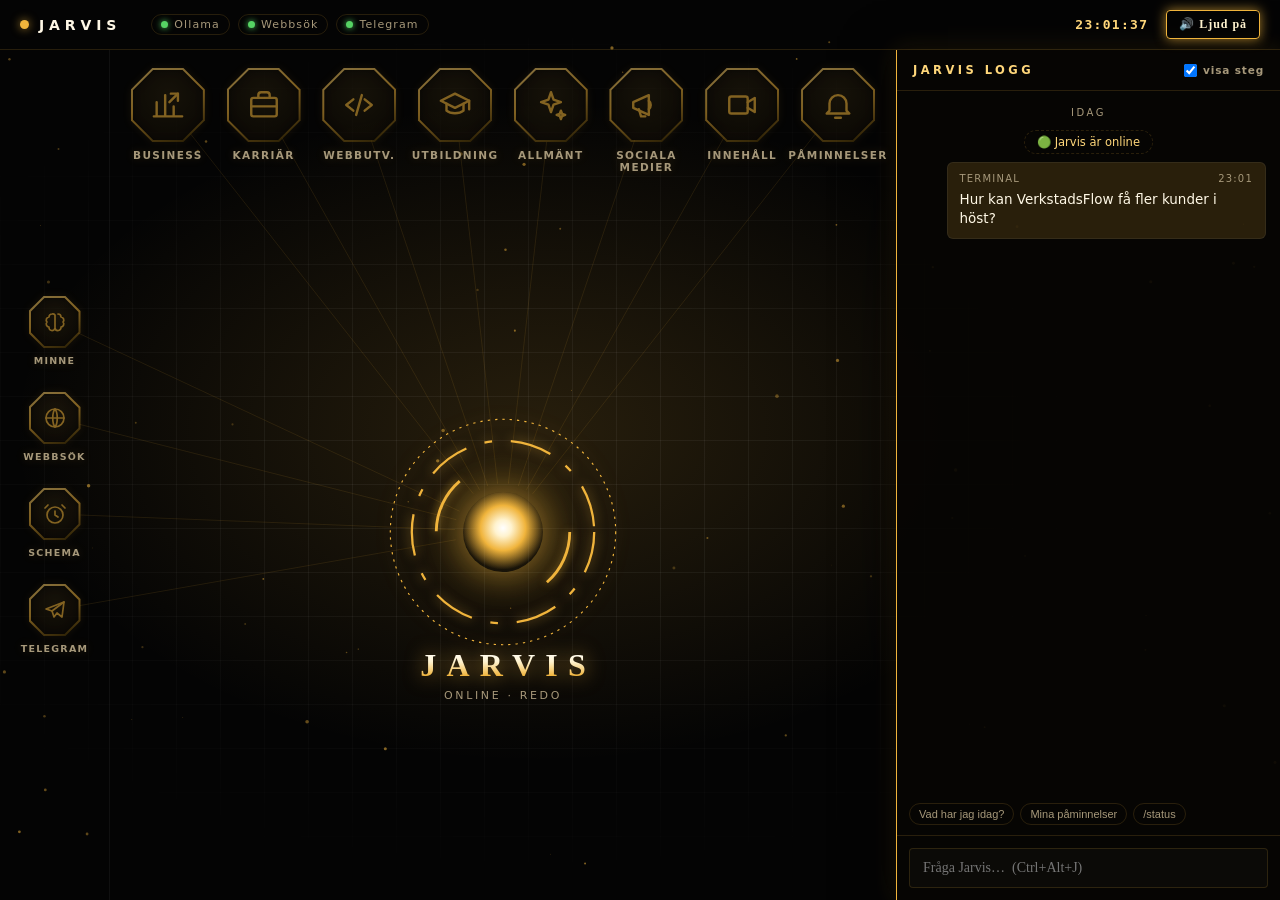
<file: Claude outputs/jarvis_ui_preview_v2.html>
<!doctype html>
<html lang="sv">
<head>
<meta charset="utf-8">
<meta name="viewport" content="width=device-width, initial-scale=1">
<title>Jarvis – förhandsvisning v2</title>
<style>
:root{
  --bg:#040404; --accent:#f0b43c; --accent-2:#ffd77a; --hot:#fff3cf;
  --dim:rgba(240,180,60,.15); --glow:rgba(240,180,60,.7);
  --text:#fff8e6; --muted:#a6987a; --line:rgba(255,255,255,.05);
}
*{box-sizing:border-box;margin:0;padding:0}
html,body{height:100%}
body{background:radial-gradient(ellipse at 42% 48%,var(--dim) 0%,transparent 50%),var(--bg);color:var(--text);
  font-family:"Segoe UI",system-ui,sans-serif;overflow:hidden;display:flex;flex-direction:column}
#sparks{position:fixed;inset:0;z-index:0;pointer-events:none}
.grid{position:fixed;inset:0;z-index:0;pointer-events:none;
  background-image:linear-gradient(var(--line) 1px,transparent 1px),linear-gradient(90deg,var(--line) 1px,transparent 1px);
  background-size:44px 44px;mask-image:radial-gradient(ellipse at 42% 50%,#000 25%,transparent 70%)}

/* header */
header{position:relative;z-index:5;display:flex;align-items:center;gap:18px;padding:10px 20px;border-bottom:1px solid var(--dim)}
.brand{display:flex;align-items:center;gap:10px;letter-spacing:.35em;font-weight:700;font-size:14px}
.dot{width:9px;height:9px;border-radius:50%;background:var(--accent);box-shadow:0 0 10px var(--glow);animation:blink 2s infinite}
@keyframes blink{50%{opacity:.35}}
.health{display:flex;gap:8px;margin-left:12px}
.chip{font-size:11px;letter-spacing:.1em;color:var(--muted);border:1px solid var(--dim);padding:3px 9px;border-radius:20px;display:flex;gap:6px;align-items:center}
.chip i{width:7px;height:7px;border-radius:50%;background:#56d364;box-shadow:0 0 6px #56d364}
.spacer{flex:1}
.clock{font:600 13px Consolas,monospace;color:var(--accent-2);letter-spacing:.1em}
.btn{background:transparent;border:1px solid var(--dim);color:var(--text);padding:6px 12px;border-radius:4px;cursor:pointer;font:600 12px "Segoe UI";letter-spacing:.08em;transition:.2s}
.btn:hover,.btn.on{border-color:var(--accent);box-shadow:0 0 12px var(--glow);color:var(--hot)}

/* layout */
.layout{position:relative;z-index:2;flex:1;display:grid;grid-template-columns:110px 1fr minmax(340px,30vw);min-height:0}

/* services column */
#services{display:flex;flex-direction:column;justify-content:center;gap:26px;align-items:center;border-right:1px solid var(--line)}

/* stage */
#stage{position:relative;display:flex;flex-direction:column;padding:18px 10px 10px;min-width:0}
#fx{position:absolute;inset:0;width:100%;height:100%;z-index:0;overflow:visible;pointer-events:none}
.guide{stroke:var(--accent);stroke-width:1;opacity:.10;transition:opacity .25s}
.guide.hot{opacity:.38}
#agents{position:relative;z-index:1;display:flex;justify-content:space-evenly}
.center{position:relative;z-index:1;flex:1;display:grid;place-items:center}

/* nodes */
.node{display:flex;flex-direction:column;align-items:center;gap:7px;width:96px;
  filter:drop-shadow(0 0 4px var(--dim));animation:breathe 4s ease-in-out infinite;transition:filter .25s,transform .25s}
.node:nth-child(2n){animation-delay:-1.3s}.node:nth-child(3n){animation-delay:-2.6s}
@keyframes breathe{50%{filter:drop-shadow(0 0 12px var(--dim))}}
.wrap{position:relative}
.oct{position:relative;width:74px;height:74px;clip-path:polygon(29% 0,71% 0,100% 29%,100% 71%,71% 100%,29% 100%,0 71%,0 29%);
  background:linear-gradient(160deg,var(--accent-2),var(--accent) 45%,#3a2a00);opacity:.5;transition:opacity .25s}
.oct-in{position:absolute;inset:2px;clip-path:inherit;background:radial-gradient(circle at 50% 35%,#18140c,#060504 70%);display:grid;place-items:center}
.oct svg{width:34px;height:34px;stroke:var(--accent);fill:none;stroke-width:1.7;stroke-linecap:round;stroke-linejoin:round;transition:.25s}
.label{font-size:10.5px;font-weight:600;letter-spacing:.13em;text-transform:uppercase;color:var(--muted);text-align:center;transition:.25s}
.node.small{width:84px}.node.small .oct{width:52px;height:52px}.node.small .oct svg{width:24px;height:24px}.node.small .label{font-size:9.5px}
.ripple{position:absolute;inset:0;clip-path:inherit;background:var(--accent);opacity:0;pointer-events:none}
.node.active{animation:none;filter:drop-shadow(0 0 18px var(--glow)) drop-shadow(0 0 4px var(--accent-2));transform:scale(1.07)}
.node.active .oct{opacity:1}.node.active svg{stroke:var(--hot)}
.node.active .label{color:var(--hot);text-shadow:0 0 8px var(--glow)}
.node.active .ripple{animation:ripple 1.1s ease-out infinite}
.node.hit .oct{animation:hit .25s}
@keyframes hit{0%{filter:brightness(2.4)}100%{filter:none}}
@keyframes ripple{0%{opacity:.55;transform:scale(.6)}100%{opacity:0;transform:scale(1.3)}}

/* core */
.core{position:relative;width:230px;height:230px;display:grid;place-items:center}
.ring{position:absolute;inset:0}
.ring svg{width:100%;height:100%;overflow:visible}
.ring circle{fill:none;stroke:var(--accent);filter:drop-shadow(0 0 3px var(--glow))}
.r1{animation:spin 24s linear infinite}.r2{animation:spin 14s linear infinite reverse}.r3{animation:spin 8s linear infinite}
.core.busy .r1{animation-duration:6s}.core.busy .r2{animation-duration:3.5s}.core.busy .r3{animation-duration:1.8s}
@keyframes spin{to{transform:rotate(360deg)}}
.orb{width:80px;height:80px;border-radius:50%;background:radial-gradient(circle at 50% 45%,#fff 0%,var(--hot) 14%,var(--accent) 38%,transparent 70%);
  box-shadow:0 0 40px var(--glow),0 0 90px var(--dim);animation:pulse 2.6s ease-in-out infinite}
.core.busy .orb{animation-duration:.8s}
.core.fire .orb{animation:fire .18s}
@keyframes pulse{50%{transform:scale(1.13);box-shadow:0 0 60px var(--glow),0 0 130px var(--dim)}}
@keyframes fire{50%{transform:scale(1.25);filter:brightness(1.6)}}
.title{position:absolute;bottom:-58px;width:360px;text-align:center}
.title h1{font:800 32px "Segoe UI";letter-spacing:.32em;padding-left:.32em;
  background:linear-gradient(180deg,#fff 10%,var(--hot) 40%,var(--accent) 78%);-webkit-background-clip:text;background-clip:text;color:transparent;filter:drop-shadow(0 0 10px var(--glow))}
.title p{margin-top:5px;font-size:11px;letter-spacing:.24em;color:var(--muted);text-transform:uppercase;min-height:16px}
.title p b{color:var(--accent-2);font-weight:600}

/* chat / log panel */
#panel{display:flex;flex-direction:column;min-height:0;border-left:1px solid var(--accent);background:rgba(7,6,4,.92);
  box-shadow:-10px 0 40px rgba(0,0,0,.6),0 0 24px var(--dim)}
#panel h2{display:flex;justify-content:space-between;align-items:center;font-size:11.5px;letter-spacing:.3em;padding:13px 16px;border-bottom:1px solid var(--dim);color:var(--accent-2)}
#panel h2 label{font-size:10.5px;letter-spacing:.08em;color:var(--muted);cursor:pointer;display:flex;gap:6px;align-items:center}
#log{flex:1;overflow-y:auto;padding:12px 14px;display:flex;flex-direction:column;gap:8px;scrollbar-width:thin;scrollbar-color:var(--dim) transparent}
.day{align-self:center;font-size:10px;letter-spacing:.25em;color:var(--muted);margin:4px 0}
.msg{max-width:90%;padding:9px 12px;border-radius:6px;font-size:13.5px;line-height:1.45;animation:in .3s}
.msg small{display:flex;justify-content:space-between;gap:10px;font-size:10px;letter-spacing:.12em;color:var(--muted);margin-bottom:3px;text-transform:uppercase}
.msg.user{align-self:flex-end;background:var(--dim);border:1px solid rgba(255,255,255,.06)}
.msg.jarvis{align-self:flex-start;background:#0e0c08;border:1px solid var(--accent);box-shadow:0 0 10px var(--dim)}
.msg .src{margin-top:6px;font-size:11px;color:var(--accent-2)}
.step{align-self:flex-start;font:11.5px Consolas,"Cascadia Mono",monospace;color:var(--muted);padding-left:10px;border-left:2px solid var(--dim);animation:in .3s}
.step b{color:var(--accent)}
.sys{align-self:center;font-size:11.5px;color:var(--accent-2);border:1px dashed var(--dim);border-radius:20px;padding:4px 12px;animation:in .3s}
body.hide-steps .step{display:none}
@keyframes in{from{opacity:0;transform:translateY(5px)}}
#panel form{display:flex;gap:8px;padding:12px;border-top:1px solid var(--dim)}
#panel input{flex:1;background:#0b0a07;border:1px solid var(--dim);color:var(--text);padding:11px 13px;border-radius:4px;font:14px "Segoe UI";outline:none}
#panel input:focus{border-color:var(--accent);box-shadow:0 0 14px var(--dim)}
.chips{display:flex;gap:6px;flex-wrap:wrap;padding:0 12px 10px}
.chips button{background:transparent;border:1px solid var(--dim);color:var(--muted);font-size:11px;padding:4px 9px;border-radius:14px;cursor:pointer}
.chips button:hover{color:var(--hot);border-color:var(--accent)}
</style>
</head>
<body>
<canvas id="sparks"></canvas><div class="grid"></div>

<header>
  <div class="brand"><span class="dot"></span>JARVIS</div>
  <div class="health">
    <span class="chip"><i></i>Ollama</span><span class="chip"><i></i>Webbsök</span><span class="chip"><i></i>Telegram</span>
  </div>
  <div class="spacer"></div>
  <span class="clock" id="clock"></span>
  <button class="btn on" id="sound">🔊 Ljud på</button>
</header>

<div class="layout">
  <aside id="services"></aside>
  <main id="stage">
    <svg id="fx">
      <defs><filter id="blur" x="-50%" y="-50%" width="200%" height="200%"><feGaussianBlur stdDeviation="3"/></filter></defs>
      <g id="guides"></g><g id="bolts"></g>
    </svg>
    <section id="agents"></section>
    <section class="center">
      <div class="core" id="core">
        <div class="ring r1"><svg viewBox="0 0 100 100"><circle cx="50" cy="50" r="49" stroke-width=".5" stroke-dasharray="1 2.2"/></svg></div>
        <div class="ring r2" style="inset:20px"><svg viewBox="0 0 100 100"><circle cx="50" cy="50" r="48" stroke-width="1.2" stroke-dasharray="22 10 4 10"/></svg></div>
        <div class="ring r3" style="inset:44px"><svg viewBox="0 0 100 100"><circle cx="50" cy="50" r="47" stroke-width="2" stroke-dasharray="40 108"/></svg></div>
        <div class="orb"></div>
        <div class="title"><h1>JARVIS</h1><p id="status">Online · redo</p></div>
      </div>
    </section>
  </main>
  <aside id="panel">
    <h2>JARVIS LOGG <label><input type="checkbox" id="steps" checked> visa steg</label></h2>
    <div id="log"><div class="day">IDAG</div></div>
    <div class="chips"><button>Vad har jag idag?</button><button>Mina påminnelser</button><button>/status</button></div>
    <form id="ask"><input placeholder="Fråga Jarvis…  (Ctrl+Alt+J)" autocomplete="off"></form>
  </aside>
</div>

<script>
const $=id=>document.getElementById(id);
const agentsEl=$('agents'),servicesEl=$('services'),stage=$('stage'),core=$('core'),guides=$('guides'),bolts=$('bolts'),
      logEl=$('log'),statusEl=$('status'),soundBtn=$('sound');
const ICONS={
  business:'<path d="M4 20V10M10 20V5M16 20v-7M22 20H2"/><path d="M14 4h5v5"/><path d="M19 4l-6 6"/>',
  career:'<rect x="3" y="7" width="18" height="13" rx="1.5"/><path d="M8 7V5a2 2 0 0 1 2-2h4a2 2 0 0 1 2 2v2M3 13h18"/>',
  webdev:'<path d="M8 8l-5 4 5 4M16 8l5 4-5 4M14 5l-4 14"/>',
  education:'<path d="M2 9l10-5 10 5-10 5z"/><path d="M6 11v5c3 2.5 9 2.5 12 0v-5M22 9v6"/>',
  general:'<path d="M12 3l1.8 5.2L19 10l-5.2 1.8L12 17l-1.8-5.2L5 10l5.2-1.8z"/><path d="M19 16l.8 2.2L22 19l-2.2.8L19 22l-.8-2.2L16 19l2.2-.8z"/>',
  social:'<path d="M3 10v4l11 5V5L3 10z"/><path d="M14 9a4 4 0 0 1 0 6M7 15l1.5 5h3"/>',
  content:'<rect x="3" y="6" width="13" height="12" rx="1.5"/><path d="M16 10l5-3v10l-5-3"/>',
  reminder:'<path d="M6 16V11a6 6 0 0 1 12 0v5l2 2H4z"/><path d="M10 21h4"/>',
  memory:'<path d="M9 4a3 3 0 0 0-3 3 3 3 0 0 0-2 5 3 3 0 0 0 2 5 3 3 0 0 0 6 1V5a3 3 0 0 0-3-1zM15 4a3 3 0 0 1 3 3 3 3 0 0 1 2 5 3 3 0 0 1-2 5 3 3 0 0 1-6 1"/>',
  web:'<circle cx="12" cy="12" r="9"/><path d="M3 12h18M12 3c3 3.5 3 14.5 0 18M12 3c-3 3.5-3 14.5 0 18"/>',
  scheduler:'<circle cx="12" cy="13" r="8"/><path d="M12 9v4l3 2M5 3L2 6M19 3l3 3"/>',
  telegram:'<path d="M21 4L3 11l6 2 2 6 3-4 5 4z"/><path d="M9 13l12-9"/>',
};
const AGENTS=[['business_agent','business','Business'],['career_agent','career','Karriär'],['webdeveloper_agent','webdev','Webbutv.'],
  ['education_agent','education','Utbildning'],['general_agent','general','Allmänt'],['socialmediamanager_agent','social','Sociala medier'],
  ['contentcreator_agent','content','Innehåll'],['reminder_agent','reminder','Påminnelser']];
const SERVICES=[['memory','memory','Minne'],['web','web','Webbsök'],['scheduler','scheduler','Schema'],['telegram','telegram','Telegram']];
const NAMES=Object.fromEntries([...AGENTS,...SERVICES].map(a=>[a[0],a[2]]));
const nodeHTML=([id,icon,label],small)=>`<div class="node${small?' small':''}" data-id="${id}"><div class="wrap"><div class="oct"><div class="oct-in"><svg viewBox="0 0 24 24">${ICONS[icon]}</svg></div><div class="ripple"></div></div></div><div class="label">${label}</div></div>`;
agentsEl.innerHTML=AGENTS.map(a=>nodeHTML(a)).join('');
servicesEl.innerHTML=SERVICES.map(s=>nodeHTML(s,true)).join('');
const node=id=>document.querySelector(`.node[data-id="${id}"]`);

/* ---------- straight neon lines ---------- */
const NS='http://www.w3.org/2000/svg', ends={}, guideEls={};
function layout(){
  guides.innerHTML=''; const st=stage.getBoundingClientRect(), c=core.querySelector('.orb').getBoundingClientRect();
  const C={x:c.left+c.width/2-st.left,y:c.top+c.height/2-st.top};
  document.querySelectorAll('.node').forEach(n=>{
    const o=n.querySelector('.oct').getBoundingClientRect();
    const N={x:o.left+o.width/2-st.left,y:o.top+o.height/2-st.top};
    const dx=N.x-C.x, dy=N.y-C.y, d=Math.hypot(dx,dy), ux=dx/d, uy=dy/d, r=o.width/2;
    const A={x:C.x+ux*48,y:C.y+uy*48}, B={x:N.x-ux*r,y:N.y-uy*r};
    ends[n.dataset.id]={A,B};
    const l=document.createElementNS(NS,'line'); Object.entries({x1:A.x,y1:A.y,x2:B.x,y2:B.y,class:'guide'}).forEach(([k,v])=>l.setAttribute(k,v));
    guides.appendChild(l); guideEls[n.dataset.id]=l;
  });
}
addEventListener('resize',layout); setTimeout(layout,60);

/* ---------- blaster bolts: 3 in a row ---------- */
function blast(id,toNode=true,count=3){
  const e=ends[id]; if(!e) return; const from=toNode?e.A:e.B, to=toNode?e.B:e.A;
  const dx=to.x-from.x, dy=to.y-from.y, dist=Math.hypot(dx,dy), ux=dx/dist, uy=dy/dist, len=Math.min(34,dist*.25), dur=Math.max(260,dist*0.9);
  const g=guideEls[id]; g.classList.add('hot'); setTimeout(()=>g.classList.remove('hot'),dur+count*120+200);
  if(!toNode) flash(id); else {core.classList.remove('fire'); void core.offsetWidth; core.classList.add('fire');}
  blip(toNode?760:520,.035,'square');
  for(let k=0;k<count;k++){
    const grp=document.createElementNS(NS,'g');
    const glow=document.createElementNS(NS,'line'), beam=document.createElementNS(NS,'line');
    glow.setAttribute('stroke','var(--accent)'); glow.setAttribute('stroke-width','8'); glow.setAttribute('stroke-linecap','round'); glow.setAttribute('filter','url(#blur)');
    beam.setAttribute('stroke','#fff8dc'); beam.setAttribute('stroke-width','2.6'); beam.setAttribute('stroke-linecap','round');
    grp.append(glow,beam); bolts.appendChild(grp);
    const start=performance.now()+k*115;
    (function step(t){
      const q=(t-start)/dur;
      if(q<0){grp.style.opacity=0; return requestAnimationFrame(step);}
      grp.style.opacity=1;
      const head=Math.min(q,1)*dist, tail=Math.max(0,head-len);
      const set=el=>{el.setAttribute('x1',from.x+ux*tail);el.setAttribute('y1',from.y+uy*tail);el.setAttribute('x2',from.x+ux*head);el.setAttribute('y2',from.y+uy*head);};
      set(glow); set(beam);
      if(q<1+len/dist) requestAnimationFrame(step);
      else { grp.remove(); if(k===count-1 && toNode) flash(id); }
    })(performance.now());
  }
}
function flash(id){const n=node(id); if(!n)return; n.classList.remove('hit'); void n.offsetWidth; n.classList.add('hit');}
function light(id,ms=1800){const n=node(id); if(!n)return; n.classList.add('active'); clearTimeout(n._t); if(ms) n._t=setTimeout(()=>n.classList.remove('active'),ms);}
function unlight(id){node(id)?.classList.remove('active');}

/* ---------- log panel ---------- */
const now=()=>new Date().toLocaleTimeString('sv-SE',{hour:'2-digit',minute:'2-digit'});
function add(el){logEl.appendChild(el); logEl.scrollTop=logEl.scrollHeight;}
function msg(who,text,meta,src){const m=document.createElement('div'); m.className='msg '+who;
  m.innerHTML=`<small><span>${meta}</span><span>${now()}</span></small>${text}`+(src?`<div class="src">Källor: ${src}</div>`:''); add(m);}
function step(text){const s=document.createElement('div'); s.className='step'; s.innerHTML=`<b>›</b> ${text}`; add(s);}
function sys(text){const s=document.createElement('div'); s.className='sys'; s.textContent=text; add(s);}
function busy(on,text){core.classList.toggle('busy',on); statusEl.innerHTML=on?text:'Online · redo';}

/* ---------- sound ---------- */
let soundOn=true, ac=null;
function blip(f=520,v=.04,type='sine'){ if(!soundOn) return; try{ ac=ac||new AudioContext(); const o=ac.createOscillator(),g=ac.createGain();
  o.type=type; o.frequency.setValueAtTime(f,ac.currentTime); o.frequency.exponentialRampToValueAtTime(f*.45,ac.currentTime+.12);
  g.gain.value=v; g.gain.exponentialRampToValueAtTime(.0001,ac.currentTime+.14); o.connect(g).connect(ac.destination); o.start(); o.stop(ac.currentTime+.15);}catch(e){} }
soundBtn.onclick=()=>{soundOn=!soundOn; soundBtn.textContent=soundOn?'🔊 Ljud på':'🔇 Ljud av'; soundBtn.classList.toggle('on',soundOn);};
$('steps').onchange=e=>document.body.classList.toggle('hide-steps',!e.target.checked);

/* ---------- scripted demo ---------- */
const wait=ms=>new Promise(r=>setTimeout(r,ms));
async function runQuery({via,text,category,agent,memory,web,reply,src,after}){
  if(via==='Telegram'){light('telegram',1400); blast('telegram',false); await wait(500);}
  msg('user',text,via);
  await wait(700); busy(true,`Analyserar · <b>router</b>`); step(`Kategori '${category}' → ${NAMES[agent]}`);
  await wait(500); busy(true,`Arbetar · <b>${NAMES[agent]}</b>`); blast(agent); light(agent,0);
  await wait(900);
  if(memory){busy(true,'Letar i <b>minnet</b>'); light('memory',1400); blast('memory'); await wait(650); blast('memory',false); step(memory); await wait(700);}
  if(web){busy(true,'Söker på <b>webben</b>'); light('web',2200); blast('web'); step(`Söker på webben: ${web}`); await wait(1400); blast('web',false);
    step('Hittade 5 källor'); await wait(800);}
  busy(true,`<b>${NAMES[agent]}</b> skriver svar`); await wait(1000); blast(agent,false); await wait(500); unlight(agent); busy(false);
  step(`${NAMES[agent]} svarade på ${(3+Math.random()*4).toFixed(1)} s`); msg('jarvis',reply,NAMES[agent],src); blip(980,.04);
  if(via==='Telegram'){await wait(400); blast('telegram'); light('telegram',1200);}
  if(after) await after();
}
const SCRIPT=[
  ()=>runQuery({via:'Terminal',text:'Hur kan VerkstadsFlow få fler kunder i höst?',category:'business',agent:'business_agent',
    memory:'Minnet: 2 samtal, 1 dokument',web:'bilverkstad marknadsföring lokalt 2026',src:'3 webbsidor',
    reply:'Tre snabba vinster: Google-recensioner efter varje jobb, en säsongskampanj för vinterdäck och en bokningsknapp på startsidan. Ska jag skissa ett mejl till dina befintliga kunder?'}),
  async()=>{await wait(1200); light('memory',1800); sys('Långtidsminnet uppdaterat · 4 nya meddelanden'); blip(300,.03);},
  ()=>runQuery({via:'Telegram',text:'påminn mig att ringa verkstaden imorgon kl 10',category:'reminders',agent:'reminder_agent',
    reply:'Ska jag lägga in: "Ring verkstaden" imorgon kl 10:00? (ja/nej)'}),
  ()=>runQuery({via:'Telegram',text:'ja',category:'svar på väntande fråga',agent:'reminder_agent',reply:'Klart! Jag påminner dig imorgon kl 10:00.',
    after:async()=>{await wait(400); blast('scheduler'); light('scheduler',1600); step('Ny påminnelse: Ring verkstaden');}}),
  async()=>{await wait(1600); light('scheduler',2400); blast('scheduler',false); await wait(700); blast('telegram'); light('telegram',1400);
    sys('⏰ Påminnelse skickad: Hämta på förskolan'); blip(990,.05);},
  ()=>runQuery({via:'Chatt',text:'Ge mig tre videoidéer om integritet på nätet',category:'content_creation',agent:'contentcreator_agent',
    memory:'Minnet: 1 samtal, 0 dokument',
    reply:'1) "Så spårar appar dig – och hur du stoppar det" 2) "Cookies förklarat på 60 sekunder" 3) "Testar: hur mycket vet Google om mig?"'}),
];
(async()=>{ await wait(900); sys('🟢 Jarvis är online'); for(;;){ for(const s of SCRIPT){ await s(); await wait(2400);} } })();

/* ---------- input ---------- */
$('ask').onsubmit=e=>{e.preventDefault(); const i=e.target.querySelector('input'), v=i.value.trim(); if(!v) return; i.value='';
  runQuery({via:'Chatt',text:v,category:'general',agent:'general_agent',memory:'Minnet: 0 samtal, 0 dokument',
    reply:'(Förhandsvisning) Här visas Jarvis riktiga svar när gränssnittet kopplas till Jarvis Core.'});};
document.querySelectorAll('.chips button').forEach(b=>b.onclick=()=>{const i=$('ask').querySelector('input'); i.value=b.textContent; $('ask').requestSubmit();});
addEventListener('keydown',e=>{ if(e.ctrlKey&&e.altKey&&e.key.toLowerCase()==='j'){e.preventDefault(); $('ask').querySelector('input').focus();} });
setInterval(()=>$('clock').textContent=new Date().toLocaleTimeString('sv-SE'),1000);

/* ---------- drifting sparks ---------- */
const cv=$('sparks'), ctx=cv.getContext('2d'); let sp=[];
function rs(){cv.width=innerWidth;cv.height=innerHeight; sp=Array.from({length:70},()=>({x:Math.random()*cv.width,y:Math.random()*cv.height,r:Math.random()*1.5+.3,v:Math.random()*.25+.05,a:Math.random()*6}));}
addEventListener('resize',rs); rs();
(function draw(){ ctx.clearRect(0,0,cv.width,cv.height); ctx.fillStyle='#f0b43c';
  for(const s of sp){ s.y-=s.v; s.a+=.012; if(s.y<-5){s.y=cv.height+5; s.x=Math.random()*cv.width;}
    ctx.globalAlpha=.2+.35*Math.abs(Math.sin(s.a)); ctx.beginPath(); ctx.arc(s.x,s.y,s.r,0,7); ctx.fill(); }
  requestAnimationFrame(draw); })();
</script>
</body>
</html>
</file>
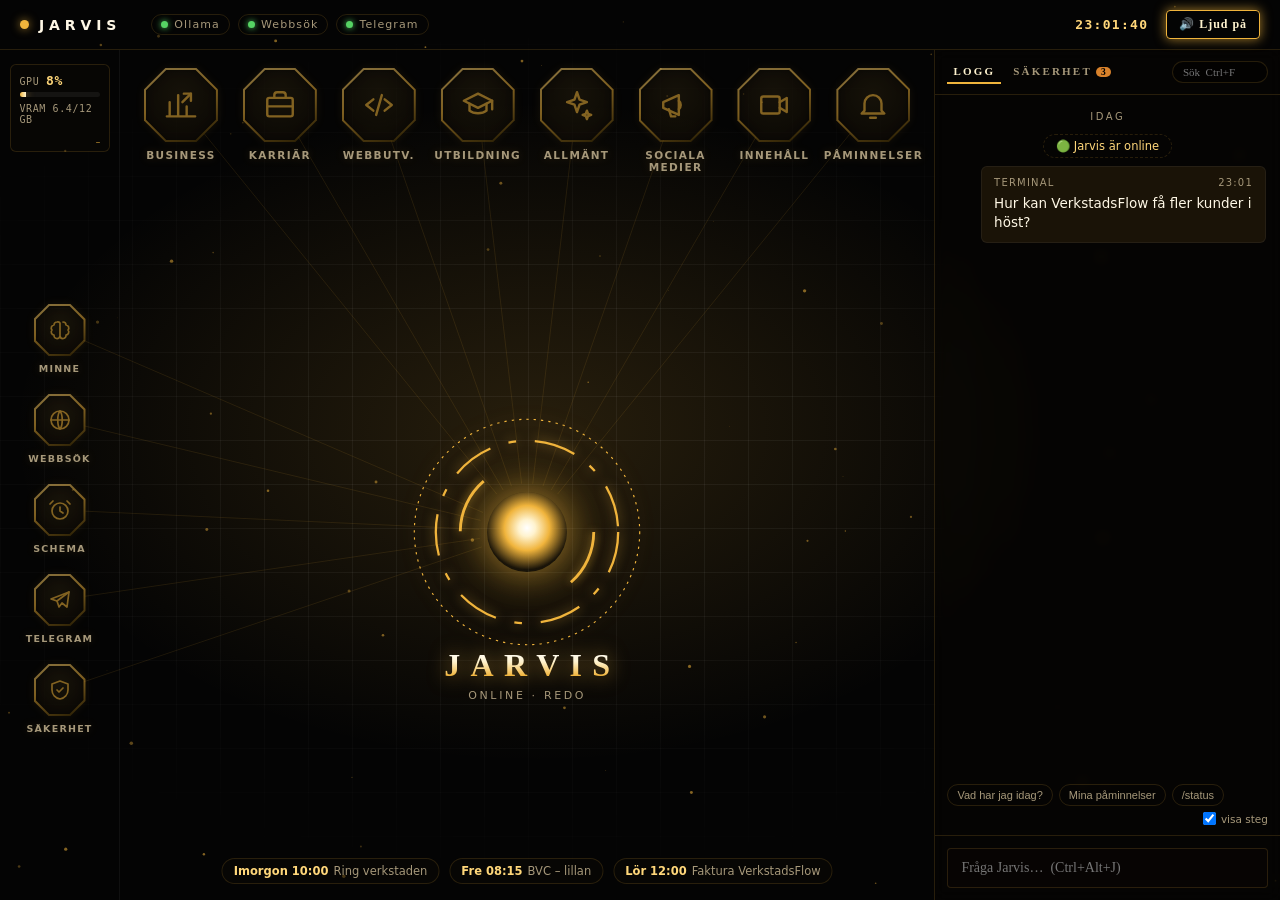
<file: Claude outputs/jarvis_ui_preview_v3.html>
<!doctype html>
<html lang="sv">
<head>
<meta charset="utf-8">
<meta name="viewport" content="width=device-width, initial-scale=1">
<title>Jarvis – förhandsvisning v3</title>
<style>
:root{
  --bg:#040404; --accent:#f0b43c; --accent-2:#ffd77a; --hot:#fff3cf;
  --dim:rgba(240,180,60,.15); --glow:rgba(240,180,60,.7);
  --text:#fff8e6; --muted:#a6987a; --line:rgba(255,255,255,.05);
}
*{box-sizing:border-box;margin:0;padding:0}
html,body{height:100%}
body{background:radial-gradient(ellipse at 42% 48%,var(--dim) 0%,transparent 50%),var(--bg);color:var(--text);
  font-family:"Segoe UI",system-ui,sans-serif;overflow:hidden;display:flex;flex-direction:column}
#sparks{position:fixed;inset:0;z-index:0;pointer-events:none}
.grid{position:fixed;inset:0;z-index:0;pointer-events:none;
  background-image:linear-gradient(var(--line) 1px,transparent 1px),linear-gradient(90deg,var(--line) 1px,transparent 1px);
  background-size:44px 44px;mask-image:radial-gradient(ellipse at 42% 50%,#000 25%,transparent 70%)}

/* header */
header{position:relative;z-index:5;display:flex;align-items:center;gap:18px;padding:10px 20px;border-bottom:1px solid var(--dim)}
.brand{display:flex;align-items:center;gap:10px;letter-spacing:.35em;font-weight:700;font-size:14px}
.dot{width:9px;height:9px;border-radius:50%;background:var(--accent);box-shadow:0 0 10px var(--glow);animation:blink 2s infinite}
@keyframes blink{50%{opacity:.35}}
.health{display:flex;gap:8px;margin-left:12px}
.chip{font-size:11px;letter-spacing:.1em;color:var(--muted);border:1px solid var(--dim);padding:3px 9px;border-radius:20px;display:flex;gap:6px;align-items:center}
.chip i{width:7px;height:7px;border-radius:50%;background:#56d364;box-shadow:0 0 6px #56d364}
.spacer{flex:1}
.clock{font:600 13px Consolas,monospace;color:var(--accent-2);letter-spacing:.1em}
.btn{background:transparent;border:1px solid var(--dim);color:var(--text);padding:6px 12px;border-radius:4px;cursor:pointer;font:600 12px "Segoe UI";letter-spacing:.08em;transition:.2s}
.btn:hover,.btn.on{border-color:var(--accent);box-shadow:0 0 12px var(--glow);color:var(--hot)}

/* layout */
.layout{position:relative;z-index:2;flex:1;display:grid;grid-template-columns:120px 1fr minmax(320px,27vw);min-height:0}

/* services column */
#left{display:flex;flex-direction:column;align-items:center;padding:14px 0;border-right:1px solid var(--line)}
#services{flex:1;display:flex;flex-direction:column;justify-content:center;gap:20px;align-items:center}
/* gpu meter */
.gpu{width:100px;border:1px solid var(--dim);border-radius:6px;padding:8px 9px;background:rgba(10,8,4,.5);font:10px Consolas,monospace;color:var(--muted);letter-spacing:.06em}
.gpu b{color:var(--accent-2);font-size:13px}
.bar{height:5px;border-radius:3px;background:rgba(255,255,255,.06);margin:4px 0 6px;overflow:hidden}
.bar i{display:block;height:100%;width:8%;background:linear-gradient(90deg,var(--accent),var(--hot));box-shadow:0 0 8px var(--glow);transition:width .8s}
.spark{display:flex;align-items:flex-end;gap:2px;height:18px}
.spark span{flex:1;background:var(--accent);opacity:.55;border-radius:1px;transition:height .5s}

/* stage */
#stage{position:relative;display:flex;flex-direction:column;padding:18px 10px 10px;min-width:0}
#fx{position:absolute;inset:0;width:100%;height:100%;z-index:0;overflow:visible;pointer-events:none}
.guide{stroke:var(--accent);stroke-width:1;opacity:.10;transition:opacity .25s}
.guide.hot{opacity:.38}
#agents{position:relative;z-index:1;display:flex;justify-content:space-evenly}
.center{position:relative;z-index:1;flex:1;display:grid;place-items:center}

/* nodes */
.node{display:flex;flex-direction:column;align-items:center;gap:7px;width:96px;
  filter:drop-shadow(0 0 4px var(--dim));animation:breathe 4s ease-in-out infinite;transition:filter .25s,transform .25s}
.node:nth-child(2n){animation-delay:-1.3s}.node:nth-child(3n){animation-delay:-2.6s}
@keyframes breathe{50%{filter:drop-shadow(0 0 12px var(--dim))}}
.wrap{position:relative}
.oct{position:relative;width:74px;height:74px;clip-path:polygon(29% 0,71% 0,100% 29%,100% 71%,71% 100%,29% 100%,0 71%,0 29%);
  background:linear-gradient(160deg,var(--accent-2),var(--accent) 45%,#3a2a00);opacity:.5;transition:opacity .25s}
.oct-in{position:absolute;inset:2px;clip-path:inherit;background:radial-gradient(circle at 50% 35%,#18140c,#060504 70%);display:grid;place-items:center}
.oct svg{width:34px;height:34px;stroke:var(--accent);fill:none;stroke-width:1.7;stroke-linecap:round;stroke-linejoin:round;transition:.25s}
.label{font-size:10.5px;font-weight:600;letter-spacing:.13em;text-transform:uppercase;color:var(--muted);text-align:center;transition:.25s}
.node.small{width:84px}.node.small .oct{width:52px;height:52px}.node.small .oct svg{width:24px;height:24px}.node.small .label{font-size:9.5px}
.ripple{position:absolute;inset:0;clip-path:inherit;background:var(--accent);opacity:0;pointer-events:none}
.node.active{animation:none;filter:drop-shadow(0 0 18px var(--glow)) drop-shadow(0 0 4px var(--accent-2));transform:scale(1.07)}
.node.active .oct{opacity:1}.node.active svg{stroke:var(--hot)}
.node.active .label{color:var(--hot);text-shadow:0 0 8px var(--glow)}
.node.active .ripple{animation:ripple 1.1s ease-out infinite}
.node.hit .oct{animation:hit .25s}
@keyframes hit{0%{filter:brightness(2.4)}100%{filter:none}}
@keyframes ripple{0%{opacity:.55;transform:scale(.6)}100%{opacity:0;transform:scale(1.3)}}

/* core */
.core{position:relative;width:230px;height:230px;display:grid;place-items:center}
.ring{position:absolute;inset:0}
.ring svg{width:100%;height:100%;overflow:visible}
.ring circle{fill:none;stroke:var(--accent);filter:drop-shadow(0 0 3px var(--glow))}
.r1{animation:spin 24s linear infinite}.r2{animation:spin 14s linear infinite reverse}.r3{animation:spin 8s linear infinite}
.core.busy .r1{animation-duration:6s}.core.busy .r2{animation-duration:3.5s}.core.busy .r3{animation-duration:1.8s}
@keyframes spin{to{transform:rotate(360deg)}}
.orb{width:80px;height:80px;border-radius:50%;background:radial-gradient(circle at 50% 45%,#fff 0%,var(--hot) 14%,var(--accent) 38%,transparent 70%);
  box-shadow:0 0 40px var(--glow),0 0 90px var(--dim);animation:pulse 2.6s ease-in-out infinite}
.core.busy .orb{animation-duration:.8s}
.core.fire .orb{animation:fire .18s}
@keyframes pulse{50%{transform:scale(1.13);box-shadow:0 0 60px var(--glow),0 0 130px var(--dim)}}
@keyframes fire{50%{transform:scale(1.25);filter:brightness(1.6)}}
.title{position:absolute;bottom:-58px;width:360px;text-align:center}
.title h1{font:800 32px "Segoe UI";letter-spacing:.32em;padding-left:.32em;
  background:linear-gradient(180deg,#fff 10%,var(--hot) 40%,var(--accent) 78%);-webkit-background-clip:text;background-clip:text;color:transparent;filter:drop-shadow(0 0 10px var(--glow))}
.title p{margin-top:5px;font-size:11px;letter-spacing:.24em;color:var(--muted);text-transform:uppercase;min-height:16px}
.title p b{color:var(--accent-2);font-weight:600}

/* chat / log panel */
#panel{display:flex;flex-direction:column;min-height:0;border-left:1px solid var(--dim);background:rgba(8,6,3,.42);
  backdrop-filter:blur(7px);-webkit-backdrop-filter:blur(7px)}
#panel h2{display:flex;gap:6px;align-items:center;font-size:11px;letter-spacing:.22em;padding:10px 12px;border-bottom:1px solid var(--dim);color:var(--accent-2)}
.tab{background:none;border:0;border-bottom:2px solid transparent;color:var(--muted);font:600 11px "Segoe UI";letter-spacing:.2em;padding:5px 6px;cursor:pointer}
.tab.on{color:var(--hot);border-color:var(--accent)}
.tab em{font-style:normal;background:#d9822b;color:#000;border-radius:8px;padding:0 5px;margin-left:4px;font-size:9.5px;letter-spacing:0}
#search{margin-left:auto;width:92px;background:rgba(0,0,0,.3);border:1px solid var(--dim);color:var(--text);border-radius:12px;padding:3px 9px;font-size:11px;outline:none;transition:width .25s}
#search:focus{width:150px;border-color:var(--accent)}
#panel #search{flex:none;width:96px;padding:4px 10px;border-radius:12px;font-size:11px;background:rgba(0,0,0,.3)}
#panel #search:focus{width:160px}
.view{flex:1;min-height:0;display:none;flex-direction:column}.view.on{display:flex}
#sec{overflow-y:auto;padding:14px;display:flex;flex-direction:column;gap:10px}
.score{display:flex;gap:14px;align-items:center;padding:10px;border:1px solid var(--dim);border-radius:8px;background:rgba(10,8,4,.4)}
.score svg{width:64px;height:64px}
.score b{font-size:15px}.score p{font-size:12px;color:var(--muted);margin-top:2px}
.chk{display:flex;gap:9px;font-size:12.5px;line-height:1.4;padding:7px 9px;border-radius:6px;background:rgba(10,8,4,.35)}
.chk .ic{flex:none;width:18px;text-align:center}
.chk.warn{border:1px solid rgba(217,130,43,.45)}
.chk small{display:block;color:var(--muted);font-size:11px}
.rec{margin-top:6px;font-size:11.5px;color:var(--text)}
.rec code{display:block;margin-top:4px;background:rgba(0,0,0,.45);border:1px solid var(--dim);border-radius:4px;padding:6px 8px;font:11px Consolas,monospace;color:var(--accent-2);white-space:pre-wrap;word-break:break-all}
.sechead{font-size:10px;letter-spacing:.25em;color:var(--muted);margin-top:6px}
/* upcoming strip */
.upcoming{position:absolute;bottom:6px;left:50%;transform:translateX(-50%);display:flex;gap:10px;z-index:1}
.up{font-size:11.5px;border:1px solid var(--dim);border-radius:16px;padding:5px 11px;background:rgba(10,8,4,.5);color:var(--muted);white-space:nowrap}
.up b{color:var(--accent-2);font-weight:600;margin-right:5px}
/* agent popover + drop overlay */
#pop{position:absolute;z-index:8;width:230px;padding:11px 12px;border:1px solid var(--accent);border-radius:6px;background:rgba(8,6,3,.92);font-size:12px;line-height:1.5;display:none;box-shadow:0 0 20px var(--dim)}
#pop b{color:var(--hot)}#pop small{color:var(--muted)}
.node{cursor:pointer}
#drop{position:fixed;inset:0;z-index:20;display:none;place-items:center;background:rgba(0,0,0,.6);border:3px dashed var(--accent);font-size:22px;letter-spacing:.15em;color:var(--hot)}
body.dragging #drop{display:grid}
#mini{position:fixed;right:18px;bottom:18px;width:34px;height:34px;border-radius:50%;z-index:9;display:none;
  background:radial-gradient(circle,#fff 0,var(--hot) 15%,var(--accent) 40%,transparent 70%);box-shadow:0 0 18px var(--glow);animation:pulse 2.6s infinite}
#panel h2 label{font-size:10.5px;letter-spacing:.08em;color:var(--muted);cursor:pointer;display:flex;gap:6px;align-items:center}
#log{flex:1;overflow-y:auto;padding:12px 14px;display:flex;flex-direction:column;gap:8px;scrollbar-width:thin;scrollbar-color:var(--dim) transparent}
.day{align-self:center;font-size:10px;letter-spacing:.25em;color:var(--muted);margin:4px 0}
.msg{max-width:90%;padding:9px 12px;border-radius:6px;font-size:13.5px;line-height:1.45;animation:in .3s}
.msg small{display:flex;justify-content:space-between;gap:10px;font-size:10px;letter-spacing:.12em;color:var(--muted);margin-bottom:3px;text-transform:uppercase}
.msg.user{align-self:flex-end;background:rgba(240,180,60,.09);border:1px solid rgba(255,255,255,.05)}
.msg.jarvis{align-self:flex-start;background:rgba(14,11,6,.55);border:1px solid rgba(240,180,60,.45)}
.msg .src{margin-top:6px;font-size:11px;color:var(--accent-2)}
.step{align-self:flex-start;font:11.5px Consolas,"Cascadia Mono",monospace;color:var(--muted);padding-left:10px;border-left:2px solid var(--dim);animation:in .3s}
.step b{color:var(--accent)}
.sys{align-self:center;font-size:11.5px;color:var(--accent-2);border:1px dashed var(--dim);border-radius:20px;padding:4px 12px;animation:in .3s}
body.hide-steps .step{display:none}
@keyframes in{from{opacity:0;transform:translateY(5px)}}
#panel form{display:flex;gap:8px;padding:12px;border-top:1px solid var(--dim)}
#panel input{flex:1;background:rgba(10,8,5,.6);border:1px solid var(--dim);color:var(--text);padding:11px 13px;border-radius:4px;font:14px "Segoe UI";outline:none}
#panel input:focus{border-color:var(--accent);box-shadow:0 0 14px var(--dim)}
.chips{display:flex;gap:6px;flex-wrap:wrap;padding:0 12px 10px}
.chips button{background:transparent;border:1px solid var(--dim);color:var(--muted);font-size:11px;padding:4px 9px;border-radius:14px;cursor:pointer}
.chips button:hover{color:var(--hot);border-color:var(--accent)}
</style>
</head>
<body>
<canvas id="sparks"></canvas><div class="grid"></div><div id="drop">SLÄPP FÖR ATT LÄRA JARVIS</div>

<header>
  <div class="brand"><span class="dot"></span>JARVIS</div>
  <div class="health">
    <span class="chip"><i></i>Ollama</span><span class="chip"><i></i>Webbsök</span><span class="chip"><i></i>Telegram</span>
  </div>
  <div class="spacer"></div>
  <span class="clock" id="clock"></span>
  <button class="btn on" id="sound">🔊 Ljud på</button>
</header>

<div class="layout">
  <aside id="left">
    <div class="gpu" title="RTX 3060"><div>GPU <b id="gpuPct">8%</b></div><div class="bar"><i id="gpuBar"></i></div>
      <div>VRAM <span id="vram">6.4</span>/12 GB</div><div class="spark" id="spark"></div></div>
    <div id="services"></div>
  </aside>
  <main id="stage">
    <svg id="fx">
      <defs><filter id="blur" x="-50%" y="-50%" width="200%" height="200%"><feGaussianBlur stdDeviation="3"/></filter></defs>
      <g id="guides"></g><g id="bolts"></g>
    </svg>
    <section id="agents"></section>
    <section class="center">
      <div class="core" id="core">
        <div class="ring r1"><svg viewBox="0 0 100 100"><circle cx="50" cy="50" r="49" stroke-width=".5" stroke-dasharray="1 2.2"/></svg></div>
        <div class="ring r2" style="inset:20px"><svg viewBox="0 0 100 100"><circle cx="50" cy="50" r="48" stroke-width="1.2" stroke-dasharray="22 10 4 10"/></svg></div>
        <div class="ring r3" style="inset:44px"><svg viewBox="0 0 100 100"><circle cx="50" cy="50" r="47" stroke-width="2" stroke-dasharray="40 108"/></svg></div>
        <div class="orb"></div>
        <div class="title"><h1>JARVIS</h1><p id="status">Online · redo</p></div>
      </div>
      <div class="upcoming"><span class="up"><b>Imorgon 10:00</b>Ring verkstaden</span><span class="up"><b>Fre 08:15</b>BVC – lillan</span><span class="up"><b>Lör 12:00</b>Faktura VerkstadsFlow</span></div>
    </section>
    <div id="pop"></div>
  </main>
  <aside id="panel">
    <h2><button class="tab on" data-view="logview">LOGG</button><button class="tab" data-view="secview">SÄKERHET<em>3</em></button>
      <input id="search" placeholder="Sök  Ctrl+F"></h2>
    <div class="view on" id="logview">
      <div id="log"><div class="day">IDAG</div></div>
      <div class="chips"><button>Vad har jag idag?</button><button>Mina påminnelser</button><button>/status</button>
        <label style="margin-left:auto;font-size:10.5px;color:var(--muted);display:flex;gap:5px;align-items:center;cursor:pointer"><input type="checkbox" id="steps" checked> visa steg</label></div>
      <form id="ask"><input placeholder="Fråga Jarvis…  (Ctrl+Alt+J)" autocomplete="off"></form>
    </div>
    <div class="view" id="secview"><div id="sec"></div></div>
  </aside>
</div>

<script>
const $=id=>document.getElementById(id);
const agentsEl=$('agents'),servicesEl=$('services'),stage=$('stage'),core=$('core'),guides=$('guides'),bolts=$('bolts'),
      logEl=$('log'),statusEl=$('status'),soundBtn=$('sound');
const ICONS={
  business:'<path d="M4 20V10M10 20V5M16 20v-7M22 20H2"/><path d="M14 4h5v5"/><path d="M19 4l-6 6"/>',
  career:'<rect x="3" y="7" width="18" height="13" rx="1.5"/><path d="M8 7V5a2 2 0 0 1 2-2h4a2 2 0 0 1 2 2v2M3 13h18"/>',
  webdev:'<path d="M8 8l-5 4 5 4M16 8l5 4-5 4M14 5l-4 14"/>',
  education:'<path d="M2 9l10-5 10 5-10 5z"/><path d="M6 11v5c3 2.5 9 2.5 12 0v-5M22 9v6"/>',
  general:'<path d="M12 3l1.8 5.2L19 10l-5.2 1.8L12 17l-1.8-5.2L5 10l5.2-1.8z"/><path d="M19 16l.8 2.2L22 19l-2.2.8L19 22l-.8-2.2L16 19l2.2-.8z"/>',
  social:'<path d="M3 10v4l11 5V5L3 10z"/><path d="M14 9a4 4 0 0 1 0 6M7 15l1.5 5h3"/>',
  content:'<rect x="3" y="6" width="13" height="12" rx="1.5"/><path d="M16 10l5-3v10l-5-3"/>',
  reminder:'<path d="M6 16V11a6 6 0 0 1 12 0v5l2 2H4z"/><path d="M10 21h4"/>',
  memory:'<path d="M9 4a3 3 0 0 0-3 3 3 3 0 0 0-2 5 3 3 0 0 0 2 5 3 3 0 0 0 6 1V5a3 3 0 0 0-3-1zM15 4a3 3 0 0 1 3 3 3 3 0 0 1 2 5 3 3 0 0 1-2 5 3 3 0 0 1-6 1"/>',
  web:'<circle cx="12" cy="12" r="9"/><path d="M3 12h18M12 3c3 3.5 3 14.5 0 18M12 3c-3 3.5-3 14.5 0 18"/>',
  scheduler:'<circle cx="12" cy="13" r="8"/><path d="M12 9v4l3 2M5 3L2 6M19 3l3 3"/>',
  telegram:'<path d="M21 4L3 11l6 2 2 6 3-4 5 4z"/><path d="M9 13l12-9"/>',
  security:'<path d="M12 3l8 3v6c0 4.5-3.4 8-8 9-4.6-1-8-4.5-8-9V6z"/><path d="M9 12l2 2 4-4"/>',
};
const AGENTS=[['business_agent','business','Business'],['career_agent','career','Karriär'],['webdeveloper_agent','webdev','Webbutv.'],
  ['education_agent','education','Utbildning'],['general_agent','general','Allmänt'],['socialmediamanager_agent','social','Sociala medier'],
  ['contentcreator_agent','content','Innehåll'],['reminder_agent','reminder','Påminnelser']];
const SERVICES=[['memory','memory','Minne'],['web','web','Webbsök'],['scheduler','scheduler','Schema'],['telegram','telegram','Telegram'],['security','security','Säkerhet']];
const NAMES=Object.fromEntries([...AGENTS,...SERVICES].map(a=>[a[0],a[2]]));
const nodeHTML=([id,icon,label],small)=>`<div class="node${small?' small':''}" data-id="${id}"><div class="wrap"><div class="oct"><div class="oct-in"><svg viewBox="0 0 24 24">${ICONS[icon]}</svg></div><div class="ripple"></div></div></div><div class="label">${label}</div></div>`;
agentsEl.innerHTML=AGENTS.map(a=>nodeHTML(a)).join('');
servicesEl.innerHTML=SERVICES.map(s=>nodeHTML(s,true)).join('');
const node=id=>document.querySelector(`.node[data-id="${id}"]`);

/* ---------- straight neon lines ---------- */
const NS='http://www.w3.org/2000/svg', ends={}, guideEls={};
function layout(){
  guides.innerHTML=''; const st=stage.getBoundingClientRect(), c=core.querySelector('.orb').getBoundingClientRect();
  const C={x:c.left+c.width/2-st.left,y:c.top+c.height/2-st.top};
  document.querySelectorAll('.node').forEach(n=>{
    const o=n.querySelector('.oct').getBoundingClientRect();
    const N={x:o.left+o.width/2-st.left,y:o.top+o.height/2-st.top};
    const dx=N.x-C.x, dy=N.y-C.y, d=Math.hypot(dx,dy), ux=dx/d, uy=dy/d, r=o.width/2;
    const A={x:C.x+ux*48,y:C.y+uy*48}, B={x:N.x-ux*r,y:N.y-uy*r};
    ends[n.dataset.id]={A,B};
    const l=document.createElementNS(NS,'line'); Object.entries({x1:A.x,y1:A.y,x2:B.x,y2:B.y,class:'guide'}).forEach(([k,v])=>l.setAttribute(k,v));
    guides.appendChild(l); guideEls[n.dataset.id]=l;
  });
}
addEventListener('resize',layout); setTimeout(layout,60);

/* ---------- blaster bolts: 3 in a row ---------- */
function blast(id,toNode=true,count=3){
  const e=ends[id]; if(!e) return; const from=toNode?e.A:e.B, to=toNode?e.B:e.A;
  const dx=to.x-from.x, dy=to.y-from.y, dist=Math.hypot(dx,dy), ux=dx/dist, uy=dy/dist, len=Math.min(34,dist*.25), dur=Math.max(260,dist*0.9);
  const g=guideEls[id]; g.classList.add('hot'); setTimeout(()=>g.classList.remove('hot'),dur+count*120+200);
  if(!toNode) flash(id); else {core.classList.remove('fire'); void core.offsetWidth; core.classList.add('fire');}
  for(let k=0;k<count;k++){
    const grp=document.createElementNS(NS,'g');
    const glow=document.createElementNS(NS,'line'), beam=document.createElementNS(NS,'line');
    glow.setAttribute('stroke','var(--accent)'); glow.setAttribute('stroke-width','8'); glow.setAttribute('stroke-linecap','round'); glow.setAttribute('filter','url(#blur)');
    beam.setAttribute('stroke','#fff8dc'); beam.setAttribute('stroke-width','2.6'); beam.setAttribute('stroke-linecap','round');
    grp.append(glow,beam); bolts.appendChild(grp);
    const start=performance.now()+k*115;
    (function step(t){
      const q=(t-start)/dur;
      if(q<0){grp.style.opacity=0; return requestAnimationFrame(step);}
      grp.style.opacity=1;
      const head=Math.min(q,1)*dist, tail=Math.max(0,head-len);
      const set=el=>{el.setAttribute('x1',from.x+ux*tail);el.setAttribute('y1',from.y+uy*tail);el.setAttribute('x2',from.x+ux*head);el.setAttribute('y2',from.y+uy*head);};
      set(glow); set(beam);
      if(q<1+len/dist) requestAnimationFrame(step);
      else { grp.remove(); if(k===count-1 && toNode) flash(id); }
    })(performance.now());
  }
}
function flash(id){const n=node(id); if(!n)return; n.classList.remove('hit'); void n.offsetWidth; n.classList.add('hit');}
function light(id,ms=1800){const n=node(id); if(!n)return; n.classList.add('active'); clearTimeout(n._t); if(ms) n._t=setTimeout(()=>n.classList.remove('active'),ms);}
function unlight(id){node(id)?.classList.remove('active');}

/* ---------- log panel ---------- */
const now=()=>new Date().toLocaleTimeString('sv-SE',{hour:'2-digit',minute:'2-digit'});
function add(el){logEl.appendChild(el); logEl.scrollTop=logEl.scrollHeight;}
function msg(who,text,meta,src){const m=document.createElement('div'); m.className='msg '+who;
  m.innerHTML=`<small><span>${meta}</span><span>${now()}</span></small>${text}`+(src?`<div class="src">Källor: ${src}</div>`:''); add(m);}
function step(text){const s=document.createElement('div'); s.className='step'; s.innerHTML=`<b>›</b> ${text}`; add(s);}
function sys(text){const s=document.createElement('div'); s.className='sys'; s.textContent=text; add(s);}
function busy(on,text){core.classList.toggle('busy',on); statusEl.innerHTML=on?text:'Online · redo';}

/* ---------- sound ---------- */
let soundOn=true, ac=null;
function blip(f=520,v=.04,type='sine'){ if(!soundOn) return; try{ ac=ac||new AudioContext(); const o=ac.createOscillator(),g=ac.createGain();
  o.type=type; o.frequency.setValueAtTime(f,ac.currentTime); o.frequency.exponentialRampToValueAtTime(f*.45,ac.currentTime+.12);
  g.gain.value=v; g.gain.exponentialRampToValueAtTime(.0001,ac.currentTime+.14); o.connect(g).connect(ac.destination); o.start(); o.stop(ac.currentTime+.15);}catch(e){} }
soundBtn.onclick=()=>{soundOn=!soundOn; soundBtn.textContent=soundOn?'🔊 Ljud på':'🔇 Ljud av'; soundBtn.classList.toggle('on',soundOn);};
$('steps').onchange=e=>document.body.classList.toggle('hide-steps',!e.target.checked);

/* ---------- scripted demo ---------- */
const wait=ms=>new Promise(r=>setTimeout(r,ms));
async function runQuery({via,text,category,agent,memory,web,reply,src,after}){
  if(via==='Telegram'){light('telegram',1400); blast('telegram',false); await wait(500);}
  msg('user',text,via);
  await wait(700); busy(true,`Analyserar · <b>router</b>`); step(`Kategori '${category}' → ${NAMES[agent]}`);
  await wait(500); busy(true,`Arbetar · <b>${NAMES[agent]}</b>`); blast(agent); light(agent,0);
  await wait(900);
  if(memory){busy(true,'Letar i <b>minnet</b>'); light('memory',1400); blast('memory'); await wait(650); blast('memory',false); step(memory); await wait(700);}
  if(web){busy(true,'Söker på <b>webben</b>'); light('web',2200); blast('web'); step(`Söker på webben: ${web}`); await wait(1400); blast('web',false);
    step('Hittade 5 källor'); await wait(800);}
  busy(true,`<b>${NAMES[agent]}</b> skriver svar`); await wait(1000); blast(agent,false); await wait(500); unlight(agent); busy(false);
  const secs=+(3+Math.random()*4).toFixed(1); const stt=stats[agent]=stats[agent]||{n:0,t:[],last:''}; stt.n++; stt.t.push(secs); stt.last=text.slice(0,48);
  step(`${NAMES[agent]} svarade på ${secs} s`); msg('jarvis',reply,NAMES[agent],src); blip(980,.04);
  if(via==='Telegram'){await wait(400); blast('telegram'); light('telegram',1200);}
  if(after) await after();
}
const SCRIPT=[
  ()=>runQuery({via:'Terminal',text:'Hur kan VerkstadsFlow få fler kunder i höst?',category:'business',agent:'business_agent',
    memory:'Minnet: 2 samtal, 1 dokument',web:'bilverkstad marknadsföring lokalt 2026',src:'3 webbsidor',
    reply:'Tre snabba vinster: Google-recensioner efter varje jobb, en säsongskampanj för vinterdäck och en bokningsknapp på startsidan. Ska jag skissa ett mejl till dina befintliga kunder?'}),
  async()=>{await wait(1200); light('memory',1800); sys('Långtidsminnet uppdaterat · 4 nya meddelanden'); blip(300,.03);},
  ()=>runQuery({via:'Telegram',text:'påminn mig att ringa verkstaden imorgon kl 10',category:'reminders',agent:'reminder_agent',
    reply:'Ska jag lägga in: "Ring verkstaden" imorgon kl 10:00? (ja/nej)'}),
  ()=>runQuery({via:'Telegram',text:'ja',category:'svar på väntande fråga',agent:'reminder_agent',reply:'Klart! Jag påminner dig imorgon kl 10:00.',
    after:async()=>{await wait(400); blast('scheduler'); light('scheduler',1600); step('Ny påminnelse: Ring verkstaden');}}),
  async()=>{await wait(1600); light('scheduler',2400); blast('scheduler',false); await wait(700); blast('telegram'); light('telegram',1400);
    sys('⏰ Påminnelse skickad: Hämta på förskolan'); blip(990,.05);},
  async()=>{await wait(1200); busy(true,'Kontrollerar <b>säkerheten</b>'); light('security',2600); blast('security'); await wait(1400); blast('security',false);
    busy(false); sys('🛡️ Säkerhetskontroll klar · 76/100 · 3 förbättringar'); },
  ()=>runQuery({via:'Chatt',text:'Ge mig tre videoidéer om integritet på nätet',category:'content_creation',agent:'contentcreator_agent',
    memory:'Minnet: 1 samtal, 0 dokument',
    reply:'1) "Så spårar appar dig – och hur du stoppar det" 2) "Cookies förklarat på 60 sekunder" 3) "Testar: hur mycket vet Google om mig?"'}),
];
(async()=>{ await wait(900); sys('🟢 Jarvis är online'); for(;;){ for(const s of SCRIPT){ await s(); await wait(2400);} } })();

/* ---------- input ---------- */
$('ask').onsubmit=e=>{e.preventDefault(); const i=e.target.querySelector('input'), v=i.value.trim(); if(!v) return; i.value='';
  runQuery({via:'Chatt',text:v,category:'general',agent:'general_agent',memory:'Minnet: 0 samtal, 0 dokument',
    reply:'(Förhandsvisning) Här visas Jarvis riktiga svar när gränssnittet kopplas till Jarvis Core.'});};
document.querySelectorAll('.chips button').forEach(b=>b.onclick=()=>{const i=$('ask').querySelector('input'); i.value=b.textContent; $('ask').requestSubmit();});
addEventListener('keydown',e=>{ if(e.ctrlKey&&e.altKey&&e.key.toLowerCase()==='j'){e.preventDefault(); $('ask').querySelector('input').focus();} });
setInterval(()=>$('clock').textContent=new Date().toLocaleTimeString('sv-SE'),1000);


/* ---------- GPU meter (simulated) ---------- */
const spark=$('spark'); for(let i=0;i<14;i++) spark.appendChild(document.createElement('span'));
let gpu=8;
setInterval(()=>{ const target=core.classList.contains('busy')?70+Math.random()*25:4+Math.random()*8; gpu+= (target-gpu)*.5;
  $('gpuPct').textContent=Math.round(gpu)+'%'; $('gpuBar').style.width=gpu+'%';
  $('vram').textContent=(core.classList.contains('busy')?9.8+Math.random()*.4:6.4).toFixed(1);
  spark.appendChild(spark.firstElementChild); spark.lastElementChild.style.height=Math.max(8,gpu)+'%';},700);

/* ---------- tabs + search ---------- */
document.querySelectorAll('.tab').forEach(t=>t.onclick=()=>{document.querySelectorAll('.tab').forEach(x=>x.classList.toggle('on',x===t));
  document.querySelectorAll('.view').forEach(v=>v.classList.toggle('on',v.id===t.dataset.view));});
$('search').oninput=e=>{const q=e.target.value.toLowerCase(); logEl.querySelectorAll('.msg,.step,.sys').forEach(el=>el.style.display=!q||el.textContent.toLowerCase().includes(q)?'':'none');};
addEventListener('keydown',e=>{ if(e.ctrlKey&&!e.altKey&&e.key.toLowerCase()==='f'){e.preventDefault(); $('search').focus();} });

/* ---------- security view (demo data) ---------- */
const CHECKS=[
  ['ok','Brandväggen är på','Alla tre profiler (domän, privat, offentlig).'],
  ['ok','Microsoft Defender skyddar i realtid','Virusdefinitioner uppdaterade för 1 dag sedan.'],
  ['ok','Jarvis tjänster nås bara från datorn','Port 8765, 8888 och 11434 lyssnar på 127.0.0.1.'],
  ['ok','Inga nya autostartprogram','Jämfört med kontrollen i morse.'],
  ['warn','Fjärrskrivbord (RDP) är påslaget','Port 3389 är öppen mot nätverket.',
    'Använder du inte fjärrskrivbord – stäng av det (kör som administratör):',
    "Set-ItemProperty 'HKLM:\\System\\CurrentControlSet\\Control\\Terminal Server' -Name fDenyTSConnections -Value 1"],
  ['warn','Fildelning (SMB) lyssnar på nätverket','Port 445 öppen. Bra att blockera om du inte delar mappar i hemmet.',
    'Blockera inkommande SMB i brandväggen (kör som administratör):',
    "New-NetFirewallRule -DisplayName 'Block SMB in' -Direction Inbound -Protocol TCP -LocalPort 445 -Action Block"],
  ['warn','BitLocker är avstängt på C:','Skyddar dina filer om datorn blir stulen.',
    'Planerat i härdningssteget – spara återställningsnyckeln säkert först.',''],
  ['info','1 okänd avsändare blockerades på Telegram','Senaste 7 dagarna. Ingen åtgärd behövs.'],
];
const ICO={ok:'✅',warn:'⚠️',info:'🛡️'};
$('sec').innerHTML=`<div class="score"><svg viewBox="0 0 36 36"><circle cx="18" cy="18" r="15.5" fill="none" stroke="rgba(255,255,255,.08)" stroke-width="3"/>
  <circle cx="18" cy="18" r="15.5" fill="none" stroke="var(--accent)" stroke-width="3" stroke-dasharray="76 100" stroke-linecap="round" transform="rotate(-90 18 18)" style="filter:drop-shadow(0 0 3px var(--glow))"/>
  <text x="18" y="21.5" text-anchor="middle" fill="var(--hot)" font-size="9" font-weight="700">76</text></svg>
  <div><b>Bra – 3 saker att förbättra</b><p>Senaste kontroll: idag 14:02 · nästa om 6 h</p><p>Jarvis läser bara – han ändrar aldrig något själv.</p></div></div>
  <div class="sechead">KONTROLLER</div>`+CHECKS.map(([k,t,d,r,c])=>`<div class="chk ${k}"><span class="ic">${ICO[k]}</span><div>${t}<small>${d}</small>${r?`<div class="rec">${r}${c?`<code>${c}</code>`:''}</div>`:''}</div></div>`).join('');

/* ---------- clickable agents ---------- */
const pop=$('pop'), stats={};
document.querySelectorAll('.node').forEach(n=>n.onclick=e=>{e.stopPropagation(); const id=n.dataset.id, st=stats[id]||{n:0,t:[],last:'–'};
  const avg=st.t.length?(st.t.reduce((a,b)=>a+b,0)/st.t.length).toFixed(1)+' s':'–';
  pop.innerHTML=`<b>${NAMES[id]}</b><br><small>Idag:</small> ${st.n} uppdrag · snitt ${avg}<br><small>Senast:</small> ${st.last}`;
  const r=n.getBoundingClientRect(), sr=stage.getBoundingClientRect(); pop.style.display='block';
  pop.style.left=Math.min(Math.max(r.left-sr.left-60,4),sr.width-240)+'px'; pop.style.top=(r.bottom-sr.top+8)+'px';});
addEventListener('click',()=>pop.style.display='none');

/* ---------- drag & drop (demo) ---------- */
let dragDepth=0;
addEventListener('dragenter',e=>{e.preventDefault(); dragDepth++; document.body.classList.add('dragging');});
addEventListener('dragleave',()=>{if(--dragDepth<=0){dragDepth=0;document.body.classList.remove('dragging');}});
addEventListener('dragover',e=>e.preventDefault());
addEventListener('drop',e=>{e.preventDefault(); dragDepth=0; document.body.classList.remove('dragging');
  const f=e.dataTransfer.files[0]; if(!f) return; sys(`📄 ${f.name} – välj kategori (demo)`); light('memory',2000); blast('memory');});
/* ---------- drifting sparks ---------- */
const cv=$('sparks'), ctx=cv.getContext('2d'); let sp=[];
function rs(){cv.width=innerWidth;cv.height=innerHeight; sp=Array.from({length:70},()=>({x:Math.random()*cv.width,y:Math.random()*cv.height,r:Math.random()*1.5+.3,v:Math.random()*.25+.05,a:Math.random()*6}));}
addEventListener('resize',rs); rs();
(function draw(){ ctx.clearRect(0,0,cv.width,cv.height); ctx.fillStyle='#f0b43c';
  for(const s of sp){ s.y-=s.v; s.a+=.012; if(s.y<-5){s.y=cv.height+5; s.x=Math.random()*cv.width;}
    ctx.globalAlpha=.2+.35*Math.abs(Math.sin(s.a)); ctx.beginPath(); ctx.arc(s.x,s.y,s.r,0,7); ctx.fill(); }
  requestAnimationFrame(draw); })();
</script>
</body>
</html>
</file>
<file: ui/app.css>
@font-face{font-family:"Nexus Montserrat";font-style:normal;font-display:swap;font-weight:100 900;src:url(assets/fonts/montserrat-latin-ext-wght-normal.woff2) format("woff2");
  unicode-range:U+0100-02BA,U+02BD-02C5,U+02C7-02CC,U+02CE-02D7,U+02DD-02FF,U+0304,U+0308,U+0329,U+1D00-1DBF,U+1E00-1E9F,U+1EF2-1EFF,U+2020,U+20A0-20AB,U+20AD-20C0,U+2113,U+2C60-2C7F,U+A720-A7FF}
@font-face{font-family:"Nexus Montserrat";font-style:normal;font-display:swap;font-weight:100 900;src:url(assets/fonts/montserrat-latin-wght-normal.woff2) format("woff2");
  unicode-range:U+0000-00FF,U+0131,U+0152-0153,U+02BB-02BC,U+02C6,U+02DA,U+02DC,U+0304,U+0308,U+0329,U+2000-206F,U+20AC,U+2122,U+2191,U+2193,U+2212,U+2215,U+FEFF,U+FFFD}
:root{--bg:#030204;--accent:#ff2ec4;--accent-2:#ffffff;--hot:#ffffff;--violet:#8b5cff;--dim:rgba(255,46,196,.15);--glow:rgba(255,46,196,.7);
  --text:#ffffff;--muted:#b4b2b8;--line:rgba(255,255,255,.022);--font:"Nexus Montserrat","Segoe UI",system-ui,sans-serif;--hud:var(--font)}
*{box-sizing:border-box;margin:0;padding:0}
html,body{height:100%}
body{background:radial-gradient(ellipse 34% 40% at 50% 46%,rgba(255,46,196,.07) 0%,transparent 100%),var(--bg);color:var(--text);
  font-family:var(--font);overflow:hidden}
#stars{position:fixed;inset:0;z-index:0;pointer-events:none}
.grid{position:fixed;inset:0;z-index:0;pointer-events:none;background-image:linear-gradient(var(--line) 1px,transparent 1px),linear-gradient(90deg,var(--line) 1px,transparent 1px);
  background-size:44px 44px;mask-image:radial-gradient(ellipse at 50% 55%,#000 20%,transparent 65%)}

header{position:relative;z-index:5;height:50px;display:flex;align-items:center;gap:14px;padding:0 20px}
.brand{display:flex;align-items:center;gap:10px;letter-spacing:.35em;font-weight:700;font-size:14px}
.dot{width:9px;height:9px;border-radius:50%;background:var(--accent);box-shadow:0 0 10px var(--glow);animation:blink 2s infinite}
@keyframes blink{50%{opacity:.35}}
.chip{font-size:12.5px;letter-spacing:.1em;color:#e8e6ea;border:1px solid var(--dim);padding:4px 11px;border-radius:20px;display:flex;gap:6px;align-items:center;transition:.25s}
.chip i{width:7px;height:7px;border-radius:50%;background:#56d364;box-shadow:0 0 6px #56d364}
.chip.flash{border-color:var(--accent);color:var(--hot);box-shadow:0 0 14px var(--glow)}
.spacer{flex:1}
.lamps{position:absolute;left:var(--mid,50%);transform:translateX(-50%);display:flex;gap:10px}
#statusChip{position:absolute;top:50px;left:var(--mid,50%);transform:translateX(-50%);z-index:6;font-size:12px;letter-spacing:.14em;color:var(--muted);display:flex;gap:7px;align-items:center;white-space:nowrap}
#statusChip i{width:7px;height:7px;border-radius:50%;background:var(--accent);opacity:.5}
#statusChip.busy{color:var(--hot)}#statusChip.busy i{opacity:1;box-shadow:0 0 8px var(--glow);animation:blink .6s infinite}
#statusChip b{color:var(--accent-2);font-weight:600}
.chip{cursor:default}.chip.mail{cursor:pointer}.chip .n{background:#d9822b;color:#000;border-radius:8px;padding:0 5px;font-size:9.5px;letter-spacing:0;display:none}
.chip.mail.has .n{display:inline}.chip.mail.has i{background:var(--accent);box-shadow:0 0 6px var(--glow)}
#toast{position:absolute;top:2px;left:var(--tx,50%);transform:translate(0,-10px);z-index:9;opacity:0;pointer-events:none;transition:.35s;
  background:rgba(8,7,10,.85);backdrop-filter:blur(8px);border:1px solid var(--accent);border-radius:8px;padding:9px 14px;font-size:12.5px;box-shadow:0 0 20px var(--dim);min-width:280px}
#toast.show{opacity:1;transform:translate(0,0)}#toast small{display:block;color:var(--accent-2);font-size:10px;letter-spacing:.15em;margin-bottom:2px}
#mailbox{position:absolute;top:56px;z-index:9;width:330px;background:rgba(8,7,10,.88);backdrop-filter:blur(10px);border:1px solid var(--accent);border-radius:8px;padding:8px;display:none}
#mailbox.open{display:block}
.mail-i{padding:8px;border-radius:6px;font-size:12.5px;cursor:pointer;border-bottom:1px solid rgba(255,255,255,.04)}.mail-i:hover{background:rgba(255,46,196,.08)}
.mail-i small{display:flex;justify-content:space-between;color:var(--muted);font-size:10.5px}.mail-i.unread b{color:var(--hot)}
.mail-foot{font-size:10.5px;color:var(--muted);text-align:center;padding:6px 4px 2px}
.secbtns{display:flex;gap:6px;flex-wrap:wrap;margin-top:7px}
.secbtns button,.secbtns select{background:rgba(0,0,0,.3);border:1px solid var(--dim);color:var(--text);font-size:11px;padding:3px 8px;border-radius:12px;cursor:pointer}
.secbtns button:hover{border-color:var(--accent);color:var(--hot)}
.parked{opacity:.55;font-size:11.5px;display:flex;justify-content:space-between;gap:8px;padding:5px 9px}.parked button{background:none;border:0;color:var(--accent-2);cursor:pointer;font-size:11px}
.subhead{font-size:10px;letter-spacing:.25em;color:var(--muted);margin:12px 0 6px}
#panel h3 span{white-space:nowrap}
#panel h3 .pendbtn{margin-left:auto;font-size:11px;margin-right:10px;background:rgba(0,0,0,.3);border:1px solid var(--dim);color:var(--accent-2);border-radius:14px;padding:3px 10px;font:600 11px var(--font);letter-spacing:.1em;cursor:pointer;display:flex;gap:6px;align-items:center}
#panel h3 .pendbtn:hover{border-color:var(--accent);color:var(--hot)}
.pendbtn em{font-style:normal;background:var(--dim);color:var(--hot);border-radius:8px;padding:0 6px}
#pending{position:absolute;z-index:7;left:50%;top:50%;transform:translate(-50%,-50%);width:min(400px,86vw);background:rgba(8,7,10,.94);border:1px solid var(--accent);border-radius:10px;padding:14px;box-shadow:0 0 30px var(--dim);display:none}
#pending.open{display:block}
#pending h4{font-size:11.5px;letter-spacing:.28em;color:var(--accent-2);margin-bottom:10px;display:flex;justify-content:space-between}
#pending h4 button{background:none;border:0;color:var(--muted);cursor:pointer;font-size:14px}
.pi{padding:9px 10px;border-radius:6px;background:rgba(255,255,255,.03);margin-bottom:7px;font-size:13px}
.pi small{display:block;color:var(--muted);font-size:11.5px;margin:2px 0 6px}
.pi button{background:rgba(0,0,0,.3);border:1px solid var(--dim);color:var(--text);font-size:11px;padding:3px 9px;border-radius:12px;cursor:pointer;margin-right:5px}
.pi button:hover{border-color:var(--accent);color:var(--hot)}
.clock{font:600 13px Consolas,monospace;color:var(--accent-2);letter-spacing:.1em}
.btn{background:transparent;border:1px solid var(--dim);color:var(--text);padding:6px 12px;border-radius:4px;cursor:pointer;font:600 12px var(--font);letter-spacing:.08em}
.btn.on{border-color:var(--accent);box-shadow:0 0 12px var(--glow);color:var(--hot)}
.btn.hud{color:#fff;border-color:rgba(255,46,196,.55);box-shadow:0 0 10px rgba(255,46,196,.35);background:rgba(9,8,11,.4)}
.btn.hud:hover,.btn.hud:focus{color:var(--accent-2);box-shadow:0 0 18px var(--glow);outline:none}

#stage{position:absolute;top:50px;left:0;right:0;bottom:38px;z-index:2}
#sports{position:fixed;left:0;right:0;bottom:0;height:38px;z-index:6;display:flex;align-items:center;border-top:1px solid var(--dim);background:rgba(6,5,8,.7);backdrop-filter:blur(6px)}
#league{flex:none;height:100%;display:flex;align-items:center;gap:6px;padding:0 14px;border-right:1px solid var(--dim);font:700 12px var(--font);letter-spacing:.18em;color:var(--accent-2);cursor:pointer;background:rgba(255,46,196,.06);position:relative}
#league:hover{color:var(--hot)}
#leagueMenu{position:absolute;bottom:42px;left:6px;width:200px;background:rgba(8,7,10,.95);border:1px solid var(--accent);border-radius:8px;padding:6px;display:none}
#leagueMenu.open{display:block}
#leagueMenu div{padding:6px 9px;border-radius:5px;font:600 12px var(--font);letter-spacing:.1em;color:var(--text);cursor:pointer;display:flex;justify-content:space-between}
#leagueMenu div:hover{background:rgba(255,46,196,.1)}#leagueMenu div.on{color:var(--accent-2)}
#track{flex:1;overflow:hidden;height:100%;position:relative}
#tape{position:absolute;inset:0;display:flex;align-items:center;justify-content:space-evenly;white-space:nowrap;transition:opacity .45s,transform .45s}
#tape.out{opacity:0;transform:translateY(-10px)}#tape.in{opacity:0;transform:translateY(10px);transition:none}
.game .dt{font-size:10.5px;color:var(--muted);letter-spacing:.06em;margin-right:2px}
#pager{flex:none;display:flex;gap:4px;padding:0 12px}#pager i{width:5px;height:5px;border-radius:50%;background:var(--dim)}#pager i.on{background:var(--accent)}
.game{display:flex;align-items:center;gap:9px;font-size:13px;color:var(--text)}
#track{cursor:pointer}
.game:hover{color:var(--hot)}
.game b{font:700 13.5px var(--font)}.game .w{color:var(--hot)}.game .l{color:var(--muted)}
.game .st{font-size:10.5px;letter-spacing:.1em;color:var(--accent-2);border:1px solid var(--dim);border-radius:10px;padding:0 7px}
.game .st.live{color:#1a0414;background:#e05a4a;border-color:#e05a4a;animation:blink 1.4s infinite}
.game .x{font-size:11.5px;color:var(--muted)}
.sep{color:var(--accent);opacity:.5}
#scores{position:fixed;left:0;right:0;bottom:38px;z-index:7;max-height:0;overflow:hidden;transition:max-height .45s cubic-bezier(.2,.8,.2,1);
  background:rgba(7,6,9,.9);backdrop-filter:blur(10px);border-top:1px solid var(--accent);box-shadow:0 -10px 40px rgba(0,0,0,.6)}
#scores.open{max-height:62vh}
.sc-in{padding:12px 18px 16px;max-height:62vh;overflow-y:auto}
.sc-tabs{display:flex;gap:6px;align-items:center;margin-bottom:12px;flex-wrap:wrap}
.sc-tabs .cbtn.on{background:var(--accent);color:#1a0414}
.sc-tabs .close{margin-left:auto}
.sc-grid{display:grid;grid-template-columns:repeat(auto-fill,minmax(270px,1fr));gap:10px}
.card{display:block;text-decoration:none;color:var(--text);border:1px solid rgba(255,255,255,.07);border-radius:9px;padding:10px 12px;background:rgba(255,255,255,.02);transition:.2s}
.card:hover{border-color:var(--accent);box-shadow:0 0 16px var(--dim);transform:translateY(-2px)}
.card .top{display:flex;justify-content:space-between;font-size:10.5px;color:var(--muted);letter-spacing:.08em;margin-bottom:6px}
.card .top .live{color:#e05a4a;font-weight:700;animation:blink 1.4s infinite}
.team{display:flex;align-items:center;gap:10px;padding:3px 0;font-size:14px}
.team img,.team .lg{width:28px;height:28px;object-fit:contain;flex:none}
.team .lg{border-radius:50%;display:grid;place-items:center;font:700 10px var(--font);color:#1a0414;background:var(--accent)}
.team .nm{flex:1}.team .pt{font:700 18px var(--font)}.team.win .pt,.team.win .nm{color:var(--hot)}.team.lose{opacity:.6}
.card .note{margin-top:6px;font-size:11.5px;color:var(--accent-2)}
.card .go{float:right;font-size:10.5px;color:var(--muted)}
.box{width:100%;border-collapse:collapse;font-size:13px;margin:6px 0 12px}.box td,.box th{padding:5px 6px;text-align:center;border-bottom:1px solid rgba(255,255,255,.05)}
.box th{color:var(--muted);font-weight:600;font-size:11px}.box td:first-child,.box th:first-child{text-align:left}
#fx{position:absolute;inset:0;width:100%;height:100%;z-index:3;pointer-events:none;overflow:visible}
.guide{stroke:var(--accent);stroke-width:1;stroke-dasharray:2 7;opacity:.12;transition:opacity .25s}.guide.hot{opacity:.45}

/* left column: system + upcoming (floating, no panel) */
#left{position:absolute;left:18px;top:26px;bottom:18px;width:280px;z-index:4;display:flex;flex-direction:column;gap:18px}
.sys{border:1px solid var(--dim);border-radius:8px;padding:10px 12px;background:rgba(9,8,11,.32);backdrop-filter:blur(5px);font:12px Consolas,monospace;color:var(--muted)}
.sys .row{display:flex;justify-content:space-between;margin-bottom:3px}.sys b{color:var(--accent-2)}
.bar{height:5px;border-radius:3px;background:rgba(255,255,255,.06);margin:3px 0 7px;overflow:hidden}
.bar i{display:block;height:100%;width:8%;background:linear-gradient(90deg,var(--accent),var(--hot));box-shadow:0 0 8px var(--glow);transition:width .8s}
.spark{display:flex;align-items:flex-end;gap:2px;height:18px;margin-top:4px}.spark span{flex:1;background:var(--accent);opacity:.5;border-radius:1px;transition:height .5s}
.head{font-size:11.5px;letter-spacing:.3em;color:var(--accent-2);margin-bottom:8px}
#people{flex:1;min-height:0;display:flex;flex-direction:column;justify-content:space-evenly;padding:6px 0}
.person{display:flex;gap:12px;align-items:flex-start;cursor:pointer;min-height:0;overflow:hidden}
.pnode{flex:none;position:relative;width:64px;height:72px;clip-path:polygon(50% 0,100% 25%,100% 75%,50% 100%,0 75%,0 25%);
  background:linear-gradient(160deg,color-mix(in srgb,var(--pc) 55%,#fff),var(--pc) 45%,#0c0a0e);opacity:.55;transition:.25s}
.pnode b{position:absolute;inset:2px;clip-path:inherit;background:radial-gradient(circle at 50% 35%,#121014,#040305 70%) center/cover no-repeat;display:grid;place-items:center;font:600 22px var(--hud);color:var(--pc)}
.pnode b.photo{color:transparent}
.person:hover .pnode{opacity:1;filter:drop-shadow(0 0 12px color-mix(in srgb,var(--pc) 70%,transparent))}
.person.soon .pnode{opacity:.75;animation:soon 3s ease-in-out infinite}
@keyframes soon{50%{filter:drop-shadow(0 0 7px var(--dim))}}
.pinfo{min-width:0;flex:1}
.pname{font-size:13px;font-weight:700;letter-spacing:.22em;text-transform:uppercase;color:var(--pc);text-shadow:0 0 8px color-mix(in srgb,var(--pc) 50%,transparent)}
.pev{font-size:12.5px;line-height:1.5;white-space:nowrap;overflow:hidden;text-overflow:ellipsis}
.pev small{color:var(--muted);font-size:11px;margin-right:7px}
.pev.today small{color:var(--accent-2)}
.pev.none{color:var(--muted);font-size:12px;font-style:italic}
.pmore{font-size:11px;color:var(--accent-2);margin-top:1px;opacity:.85}
#cal{position:absolute;z-index:8;left:50%;top:50%;transform:translate(-50%,-50%) scale(.97);width:min(1000px,94vw);height:min(720px,90%);
  background:rgba(8,7,10,.9);backdrop-filter:blur(12px);border:1px solid var(--accent);border-radius:12px;box-shadow:0 0 50px var(--dim);padding:16px;
  display:flex;flex-direction:column;opacity:0;pointer-events:none;transition:.25s}
#cal.open{opacity:1;pointer-events:auto;transform:translate(-50%,-50%)}
.calbar{display:flex;align-items:center;gap:10px;flex-wrap:wrap;margin-bottom:12px}
.calbar h3{font-size:12.5px;letter-spacing:.3em;color:var(--accent-2);margin-right:8px}
.calbar .nav{display:flex;align-items:center;gap:6px}
.cbtn{background:rgba(0,0,0,.35);border:1px solid var(--dim);color:var(--text);border-radius:6px;padding:5px 10px;font:600 12px var(--font);cursor:pointer}
.cbtn:hover{border-color:var(--accent);color:var(--hot)}.cbtn.on{background:var(--accent);color:#1a0414;border-color:var(--accent)}
.calbar .range{min-width:190px;text-align:center;font-size:13px;color:var(--hot)}
.filters{display:flex;gap:6px;margin-left:auto}
.fchip{border:1px solid var(--pc);color:var(--pc);background:rgba(0,0,0,.3);border-radius:14px;padding:3px 10px;font-size:11.5px;cursor:pointer;font-weight:600}
.fchip.off{opacity:.3;border-style:dashed}
.calbody{flex:1;min-height:0;overflow:auto}
.week{display:grid;grid-template-columns:repeat(7,1fr);gap:6px;height:100%}
.wday{border:1px solid rgba(255,255,255,.06);border-radius:7px;padding:6px;min-height:0;overflow:auto;background:rgba(255,255,255,.015)}
.wday.today{border-color:var(--accent);box-shadow:inset 0 0 14px var(--dim)}
.wday h5{font-size:11.5px;color:var(--accent-2);margin-bottom:6px;letter-spacing:.08em}
.cev{border-left:3px solid var(--pc);background:color-mix(in srgb,var(--pc) 10%,transparent);border-radius:4px;padding:4px 6px;margin-bottom:5px;font-size:12px;line-height:1.3}
.cev small{display:block;color:var(--muted);font-size:10.5px}.cev .who{color:var(--pc);font-weight:600}
.month{display:grid;grid-template-columns:34px repeat(7,1fr);grid-template-rows:auto repeat(6,minmax(78px,1fr));gap:4px;height:100%}
.mhead{font-size:10.5px;letter-spacing:.2em;color:var(--muted);text-align:center;padding:2px}
.wnum{display:flex;align-items:flex-start;justify-content:center;padding-top:6px;font:600 11px Consolas,monospace;color:var(--accent-2);opacity:.7;cursor:pointer}
.wnum:hover{opacity:1}
.fchip.all{--pc:#9a9a9a;color:#bdbdbd;border-color:#6d6d6d}.fchip.all.on{background:rgba(255,255,255,.08);color:#eee;border-color:#aaa}
.mcell{border:1px solid rgba(255,255,255,.05);border-radius:6px;padding:4px 5px;overflow:hidden;font-size:10.5px;cursor:pointer}
.mcell.other{opacity:.35}.mcell.today{border-color:var(--accent)}
.mcell b{display:block;color:var(--accent-2);font-size:11px;margin-bottom:2px}
.mev{white-space:nowrap;overflow:hidden;text-overflow:ellipsis;line-height:1.45}.mev i{display:inline-block;width:7px;height:7px;border-radius:2px;background:var(--pc);margin-right:4px}
.mmore{color:var(--muted)}
.openbtn{margin-top:12px;width:100%}
#upList{overflow:hidden}
.more{font-size:11px;color:var(--accent-2);padding:8px 2px;cursor:pointer;opacity:.8}.more:hover{opacity:1}
.ev{display:flex;gap:10px;padding:7px 2px;border-bottom:1px solid rgba(255,255,255,.035);font-size:14px;opacity:.82}
.ev .c{width:3px;border-radius:2px;flex:none}
.ev small{display:block;font-size:11.5px;color:var(--muted);letter-spacing:.06em}
.ev.today small{color:var(--accent-2)}

/* agents */
#agents{position:absolute;top:26px;z-index:4;display:flex;justify-content:space-between}
.node{position:relative;display:flex;flex-direction:column;align-items:center;gap:7px;width:100px;cursor:pointer;
  filter:drop-shadow(0 0 4px var(--dim));animation:breathe 4s ease-in-out infinite;transition:filter .25s,transform .25s}
.node:nth-child(2n){animation-delay:-1.3s}.node:nth-child(3n){animation-delay:-2.6s}
@keyframes breathe{50%{filter:drop-shadow(0 0 12px var(--dim))}}
.oct{position:relative;width:66px;height:74px;clip-path:polygon(50% 0,100% 25%,100% 75%,50% 100%,0 75%,0 25%);
  background:linear-gradient(160deg,#ff7fdc,var(--accent) 45%,#3a0a30);opacity:.75;transition:opacity .25s}
.oct-in{position:absolute;inset:2px;clip-path:inherit;background:radial-gradient(circle at 50% 35%,#121014,#040305 70%);display:grid;place-items:center}
.oct svg{width:33px;height:33px;stroke:#fff;filter:drop-shadow(0 0 4px rgba(255,46,196,.55));fill:none;stroke-width:1.7;stroke-linecap:round;stroke-linejoin:round;transition:.25s}
.label{font-size:12px;font-weight:600;letter-spacing:.12em;text-transform:uppercase;color:#fff;text-align:center;transition:.25s}
.ripple{position:absolute;inset:0;clip-path:inherit;background:var(--accent);opacity:0;pointer-events:none}
.node.active{animation:none;filter:drop-shadow(0 0 18px var(--glow)) drop-shadow(0 0 4px var(--accent-2));transform:scale(1.08)}
.node.active .oct{opacity:1}.node.active svg{stroke:var(--hot)}.node.active .label{color:var(--hot);text-shadow:0 0 8px var(--glow)}
.node.active .ripple{animation:ripple 1.1s ease-out infinite}
@keyframes ripple{0%{opacity:.55;transform:scale(.6)}100%{opacity:0;transform:scale(1.3)}}
.node.hit .oct{animation:hit .25s}@keyframes hit{0%{filter:brightness(2.4)}100%{filter:none}}
.orbit{position:absolute;top:-6px;left:50%;width:84px;height:84px;margin-left:-42px;border-radius:50%;opacity:0;transition:opacity .3s;animation:spin 1.6s linear infinite;pointer-events:none}
.orbit{border:1px dashed rgba(255,46,196,.25)}
.orbit::after{content:"";position:absolute;top:-3px;left:50%;width:6px;height:6px;margin-left:-3px;border-radius:50%;background:var(--hot);box-shadow:0 0 8px var(--accent),0 0 2px #fff}
.node.searching .orbit{opacity:1}
@keyframes spin{to{transform:rotate(360deg)}}

/* Nexus core + star chart */
#nexus{position:absolute;z-index:2}
#chart{position:absolute;inset:0;z-index:1;pointer-events:none}
#bgwrap{position:absolute;z-index:0;pointer-events:none;opacity:0;transition:opacity .8s}
#bgimg{position:absolute;inset:0;background-size:100% 100%;filter:saturate(.9) brightness(.8) contrast(1.08);
  -webkit-mask-image:linear-gradient(90deg,transparent,#000 7%,#000 93%,transparent),linear-gradient(transparent,#000 9%,#000 88%,transparent);-webkit-mask-composite:source-in;
  mask-image:linear-gradient(90deg,transparent,#000 7%,#000 93%,transparent),linear-gradient(transparent,#000 9%,#000 88%,transparent);mask-composite:intersect}
#bgdim{position:absolute;inset:0;background:radial-gradient(ellipse 22% 34% at var(--dimx,46%) 42%,rgba(0,0,0,.55),transparent 100%)}
.pop{position:absolute;top:44px;right:0;z-index:12;width:330px;background:rgba(8,7,10,.94);backdrop-filter:blur(10px);border:1px solid var(--accent);border-radius:9px;padding:12px 14px;display:none;box-shadow:0 0 26px var(--dim)}
.pop.open{display:block}
.pop h4{font-size:11px;letter-spacing:.26em;color:var(--accent-2);margin-bottom:10px}
.srow{display:grid;grid-template-columns:22px 1fr 100px 36px;gap:8px;align-items:center;font-size:12.5px;margin-bottom:9px}
.srow input[type=range]{width:100%;accent-color:#ff2ec4}.srow .v{font:11px Consolas,monospace;color:var(--muted);text-align:right}
.srow button{background:none;border:0;cursor:pointer;font-size:14px;padding:0}.srow.muted{opacity:.45}
.srow small{display:block;font-size:10.5px;color:var(--muted)}
.master{display:flex;justify-content:space-between;align-items:center;padding:8px 2px 12px;margin-bottom:10px;border-bottom:1px solid var(--dim);font-size:13px;cursor:pointer}
.master input{display:none}.master i{width:38px;height:20px;border-radius:12px;border:1px solid rgba(255,46,196,.6);background:rgba(0,0,0,.4);position:relative;transition:.25s}
.master i::after{content:"";position:absolute;top:2px;left:2px;width:14px;height:14px;border-radius:50%;background:var(--muted);transition:.25s}
.master input:checked+i{background:var(--accent);box-shadow:0 0 10px var(--glow)}.master input:checked+i::after{left:20px;background:#1a0414}
#soundRows.off{opacity:.35;pointer-events:none}
.btn.hud.silent{color:var(--muted);box-shadow:none;border-color:var(--dim)}
.hwrap{position:relative}
.wx{display:flex;align-items:center;gap:7px;padding:4px 11px}
.wx svg{width:20px;height:20px;stroke:#fff;fill:none;stroke-width:1.6;stroke-linecap:round;stroke-linejoin:round}
.wx b{font:600 13px var(--font);color:var(--hot)}
.wx em{font-style:normal;font-size:10.5px;color:#1a0414;background:#d9822b;border-radius:9px;padding:1px 7px;letter-spacing:.04em}
.wxnow{display:flex;gap:16px;align-items:center;padding:6px 4px 12px;border-bottom:1px solid var(--dim)}
.wxnow svg{width:64px;height:64px;stroke:var(--accent);fill:none;stroke-width:1.3;stroke-linecap:round;stroke-linejoin:round;filter:drop-shadow(0 0 6px var(--glow))}
.wxnow .t{font:300 46px var(--font);color:var(--hot);line-height:1}
.wxnow p{font-size:12.5px;color:var(--muted);margin-top:4px}
.wxalert{margin:12px 0;padding:9px 11px;border:1px solid rgba(217,130,43,.6);border-radius:7px;background:rgba(217,130,43,.08);font-size:13px}
.wxalert small{display:block;color:var(--muted);font-size:11.5px;margin-top:2px}
.hours{display:flex;gap:6px;overflow-x:auto;padding:4px 0 10px;scrollbar-width:thin}
.hour{flex:none;width:52px;text-align:center;font-size:11.5px;color:var(--muted);border:1px solid rgba(255,255,255,.04);border-radius:6px;padding:6px 0}
.hour svg{width:22px;height:22px;stroke:var(--accent);fill:none;stroke-width:1.5;stroke-linecap:round;stroke-linejoin:round;margin:3px 0}
.hour b{display:block;color:var(--text);font-size:13px}.hour i{display:block;font-style:normal;color:#7cc4ff;font-size:10.5px;min-height:13px}
.days .d{display:grid;grid-template-columns:44px 26px 1fr 70px;gap:10px;align-items:center;padding:6px 2px;border-bottom:1px solid rgba(255,255,255,.04);font-size:13px}
.days svg{width:22px;height:22px;stroke:var(--accent);fill:none;stroke-width:1.5;stroke-linecap:round;stroke-linejoin:round}
.days .bar2{height:5px;border-radius:3px;background:linear-gradient(90deg,#7cc4ff,var(--accent));opacity:.8}
.days .r{text-align:right;color:var(--muted)}.days .r b{color:var(--text)}
.src2{font-size:10.5px;color:var(--muted);margin-top:10px}
.bgtools{display:flex;gap:8px;align-items:center;font-size:11px;color:var(--muted)}
.bgtools input[type=range]{width:90px;accent-color:#ff2ec4}
.well{position:absolute;z-index:4;transform:translate(-50%,-30px);display:flex;flex-direction:column;align-items:center;cursor:pointer;width:150px}
.well .hit{width:104px;height:60px;border-radius:50%;border:1px solid transparent;transition:.2s}
.well:hover .hit{border-color:rgba(255,46,196,.3);box-shadow:0 0 14px var(--dim)}
.well span{font-size:14px;font-weight:600;letter-spacing:.2em;color:var(--accent-2);text-transform:uppercase;transition:.2s;margin-top:2px}
.well small{font-size:12px;color:var(--muted);letter-spacing:.1em}
.well:hover span{color:var(--hot);text-shadow:0 0 8px var(--glow)}
.badge{display:inline-block;background:#d9822b;color:#000;border-radius:9px;padding:0 6px;font-size:11px;margin-left:4px;letter-spacing:0}

/* chat floating on background */
#chat{position:absolute;right:18px;top:26px;bottom:18px;width:min(360px,30vw);z-index:4;display:flex;flex-direction:column}
.chathead{display:flex;align-items:center;gap:8px}
#search{margin-left:auto;width:90px;background:rgba(0,0,0,.25);border:1px solid var(--dim);color:var(--text);border-radius:12px;padding:3px 10px;font-size:11px;outline:none;transition:width .25s}
#search:focus{width:150px;border-color:var(--accent)}
.toggle{font-size:11px;color:var(--muted);display:flex;gap:6px;align-items:center;cursor:pointer;letter-spacing:.08em}
.toggle input{appearance:none;-webkit-appearance:none;width:14px;height:14px;border:1px solid rgba(255,46,196,.6);border-radius:3px;background:rgba(0,0,0,.35);cursor:pointer;position:relative;transition:.2s}
.toggle input:checked{background:var(--accent);box-shadow:0 0 8px var(--glow)}
.toggle input:checked::after{content:"";position:absolute;left:4px;top:1px;width:4px;height:8px;border:solid #1a0414;border-width:0 2px 2px 0;transform:rotate(45deg)}
#log{flex:1;overflow-y:auto;padding:10px 2px;display:flex;flex-direction:column;gap:8px;scrollbar-width:none;mask-image:linear-gradient(transparent,#000 18%)}
.msg{max-width:92%;padding:9px 12px;border-radius:7px;font-size:14.5px;line-height:1.45;animation:in .3s;backdrop-filter:blur(4px)}
.msg small{display:flex;justify-content:space-between;gap:10px;font-size:10.5px;letter-spacing:.12em;color:var(--muted);margin-bottom:3px;text-transform:uppercase}
.msg.user{align-self:flex-end;background:rgba(255,255,255,.06);border:1px solid rgba(255,255,255,.04)}
.msg.jarvis{align-self:flex-start;background:rgba(12,10,14,.5);border:1px solid rgba(255,46,196,.3)}
.msg .src{margin-top:5px;font-size:11px;color:var(--accent-2)}
.step{align-self:flex-start;font:12px Consolas,monospace;color:var(--muted);padding-left:9px;border-left:2px solid var(--dim);animation:in .3s}
.step b{color:var(--accent)}
.sysmsg{align-self:center;font-size:12px;color:var(--accent-2);border:1px dashed var(--dim);border-radius:20px;padding:3px 11px;animation:in .3s}
body.hide-steps .step{display:none}
@keyframes in{from{opacity:0;transform:translateY(5px)}}
.chips{display:flex;gap:6px;flex-wrap:wrap;margin:6px 0}
.chips button{background:rgba(0,0,0,.2);border:1px solid var(--dim);color:var(--muted);font-size:12px;padding:4px 9px;border-radius:14px;cursor:pointer}
.chips button:hover{color:var(--hot);border-color:var(--accent)}
#ask{margin-top:8px}
#ask input{width:100%;background:rgba(9,8,11,.45);backdrop-filter:blur(5px);border:1px solid var(--dim);color:var(--text);padding:11px 13px;border-radius:6px;font:14px var(--font);outline:none}
#ask input:focus{border-color:var(--accent);box-shadow:0 0 14px var(--dim)}

/* well panels */
#panel{position:absolute;z-index:6;left:50%;top:50%;transform:translate(-50%,-50%) scale(.96);width:min(460px,90vw);max-height:78%;overflow-y:auto;
  background:rgba(8,7,10,.82);backdrop-filter:blur(10px);border:1px solid var(--accent);border-radius:10px;box-shadow:0 0 40px var(--dim);padding:16px;opacity:0;pointer-events:none;transition:.25s}
#panel.open{opacity:1;pointer-events:auto;transform:translate(-50%,-50%)}
#panel h3{font-size:12.5px;letter-spacing:.3em;color:var(--accent-2);margin-bottom:12px;display:flex;justify-content:space-between;align-items:center}
#panel h3 button{background:none;border:0;color:var(--muted);cursor:pointer;font-size:15px}
.score{display:flex;gap:14px;align-items:center;padding:10px;border:1px solid var(--dim);border-radius:8px;margin-bottom:10px}
.score svg{width:60px;height:60px}.score b{font-size:14px}.score p{font-size:12px;color:var(--muted);margin-top:2px}
.chk{display:flex;gap:9px;font-size:13.5px;line-height:1.4;padding:7px 9px;border-radius:6px;background:rgba(255,255,255,.025);margin-bottom:7px}
.chk.warn{border:1px solid rgba(217,130,43,.45)}.chk small{display:block;color:var(--muted);font-size:12px}
.chk code{display:block;margin-top:5px;background:rgba(0,0,0,.45);border:1px solid var(--dim);border-radius:4px;padding:6px 8px;font:11px Consolas,monospace;color:var(--accent-2);white-space:pre-wrap;word-break:break-all}
.cal{display:grid;grid-template-columns:repeat(7,1fr);gap:4px;font-size:10.5px}
.cal div{border:1px solid rgba(255,255,255,.05);border-radius:4px;min-height:74px;padding:4px}
.cal b{display:block;color:var(--accent-2);font-size:10px;margin-bottom:3px}
.cal i{display:block;font-style:normal;border-left:3px solid;padding-left:3px;margin-bottom:3px;color:var(--text);line-height:1.2}
.legend{display:flex;gap:12px;flex-wrap:wrap;margin-top:10px;font-size:11px;color:var(--muted)}.legend span::before{content:"";display:inline-block;width:8px;height:8px;border-radius:2px;background:var(--c);margin-right:5px}
.stat{display:flex;justify-content:space-between;padding:7px 0;border-bottom:1px solid rgba(255,255,255,.05);font-size:13px}.stat b{color:var(--accent-2)}
.dropzone{margin-top:12px;border:1px dashed var(--accent);border-radius:8px;padding:18px;text-align:center;font-size:12px;color:var(--muted)}
#drop{position:fixed;inset:0;z-index:20;display:none;place-items:center;background:rgba(0,0,0,.6);border:3px dashed var(--accent);font-size:20px;letter-spacing:.15em;color:var(--hot)}
body.dragging #drop{display:grid}
#pop{position:absolute;z-index:7;width:220px;padding:10px 12px;border:1px solid var(--accent);border-radius:6px;background:rgba(8,7,10,.9);font-size:12px;line-height:1.5;display:none}
#pop b{color:var(--hot)}#pop small{color:var(--muted)}

/* ---------- app additions (live version) ---------- */
[hidden]{display:none !important}
body.no-sports #stage{bottom:0}
.chip.off{opacity:.55}.chip.off i{background:#5a4a5e;box-shadow:none}
.chip.down i{background:#e05a4a;box-shadow:0 0 6px #e05a4a}
.chip.warn i{background:#d9a52b;box-shadow:0 0 6px #d9a52b}
#lock{position:fixed;inset:0;z-index:50;display:grid;place-items:center;background:radial-gradient(ellipse at 50% 45%,rgba(255,46,196,.12),transparent 55%),#02040a;transition:opacity .6s}
#lock.gone{opacity:0;pointer-events:none}
.lockbox{text-align:center}
.lockbox h1{font:800 44px var(--font);letter-spacing:.34em;padding-left:.34em;background:linear-gradient(180deg,#fff 10%,var(--hot) 40%,var(--accent) 78%);-webkit-background-clip:text;background-clip:text;color:transparent;filter:drop-shadow(0 0 12px var(--glow))}
.lockbox p{margin-top:14px;color:var(--muted);letter-spacing:.14em;font-size:13px}
.msg .md p{margin:0 0 6px}.msg .md p:last-child{margin:0}
.msg .md ul,.msg .md ol{margin:4px 0 6px 18px}
.msg .md code{font:12.5px Consolas,monospace;background:rgba(0,0,0,.35);padding:1px 4px;border-radius:3px}
.msg.err{border-color:rgba(224,90,74,.6)}
.typing{align-self:flex-start;color:var(--muted);font-size:12px;letter-spacing:.2em;animation:blink 1.2s infinite}
#log>:first-child{margin-top:auto}
#log .more-hist{align-self:center;font-size:11px;color:var(--accent-2);cursor:pointer;opacity:.8;padding:4px}
#log .day{align-self:center;font-size:10px;letter-spacing:.3em;color:var(--muted);margin:6px 0}
/* calendar: day view + booking detail card */
.dayview{display:grid;gap:8px;height:100%}
.dcol{border:1px solid rgba(255,255,255,.06);border-top:3px solid var(--pc);border-radius:7px;padding:8px;overflow:auto;background:rgba(255,255,255,.015)}
.dcol h5{font-size:12.5px;letter-spacing:.2em;text-transform:uppercase;color:var(--pc);margin-bottom:8px}
.dnone{color:var(--muted);font-size:12px;font-style:italic}
.cev{cursor:pointer;transition:.15s}.cev:hover{filter:brightness(1.35)}
.wday h5{cursor:pointer}
.evd{position:absolute;left:50%;top:50%;transform:translate(-50%,-50%);z-index:3;width:min(420px,90%);padding:18px 20px;border-radius:10px;
  background:rgba(8,7,10,.96);border:1px solid var(--pc,var(--accent));box-shadow:0 0 30px rgba(0,0,0,.7),0 0 18px var(--dim);display:none}
.evd.open{display:block}
.evd-x{position:absolute;top:10px;right:10px;padding:3px 8px}
.evd-title{font-size:17px;font-weight:700;color:var(--hot);margin:0 30px 8px 0;line-height:1.35}
.evd-line{font-size:14px;line-height:1.5}.evd-muted{color:var(--muted);font-size:12.5px}
.evd-crew{margin-top:10px;font-size:14px;line-height:1.7}.evd-crew b{color:var(--accent-2);font-weight:600}
.evd-actions{margin-top:14px;text-align:right}
.pev{cursor:pointer}
.evd-inline{border-left:3px solid var(--pc);padding:6px 0 4px 12px;margin-bottom:6px}
/* Urd: all-day banners (trips, cups, "hos oss") */
.weekwrap{display:flex;flex-direction:column;gap:6px;height:100%}
.whead{display:grid;grid-template-columns:repeat(7,1fr);gap:6px}
.whead h5{font-size:11.5px;color:var(--accent-2);letter-spacing:.08em;padding:4px 6px;cursor:pointer;border-radius:6px}
.whead h5.today{color:var(--hot);background:color-mix(in srgb,var(--accent) 14%,transparent)}
.weekwrap .week{flex:1;min-height:0;height:auto}
.wbands{display:grid;grid-template-columns:repeat(7,1fr);column-gap:6px;row-gap:3px}
.band{background:color-mix(in srgb,var(--pc) 24%,rgba(0,0,0,.4));border:1px solid color-mix(in srgb,var(--pc) 70%,transparent);color:#fff;border-radius:12px;
  padding:0 10px;font-size:11.5px;font-weight:600;line-height:22px;white-space:nowrap;overflow:hidden;text-overflow:ellipsis;cursor:pointer;
  box-shadow:0 0 10px color-mix(in srgb,var(--pc) 25%,transparent);transition:.15s}
.band:hover{filter:brightness(1.3)}.band small{font-weight:400;opacity:.75;font-size:10.5px}
.band.cl{border-top-left-radius:2px;border-bottom-left-radius:2px;border-left-style:dashed}
.band.cr{border-top-right-radius:2px;border-bottom-right-radius:2px;border-right-style:dashed}
.dband{background:color-mix(in srgb,var(--pc) 22%,rgba(0,0,0,.4));border:1px solid color-mix(in srgb,var(--pc) 65%,transparent);border-radius:8px;
  padding:5px 9px;margin-bottom:7px;font-size:12.5px;font-weight:600;cursor:pointer}
.dband small{display:block;font-weight:400;color:var(--muted);font-size:10.5px}.dband:hover{filter:brightness(1.3)}
.mbar{height:15px;line-height:15px;font-size:10px;font-weight:600;margin:0 -6px 2px;padding:0 6px;white-space:nowrap;overflow:hidden;text-overflow:ellipsis;
  background:color-mix(in srgb,var(--pc) 30%,rgba(0,0,0,.4));color:#fff}
.mbar.s{margin-left:0;border-top-left-radius:7px;border-bottom-left-radius:7px}
.mbar.e{margin-right:0;border-top-right-radius:7px;border-bottom-right-radius:7px}
.mbar.empty{background:none}
.evd-actions{display:flex;gap:8px;justify-content:flex-end;flex-wrap:wrap}
.backupbtn{margin-top:7px}
.card{cursor:pointer}.sc-grid>.x{color:var(--muted);font-size:13px;padding:10px}
/* league menu: shown leagues (jump / remove) + leagues to add, scrollable */
#leagueMenu{width:260px;max-height:min(62vh,560px);overflow-y:auto;scrollbar-width:thin;scrollbar-color:var(--accent) transparent;cursor:default}
#leagueMenu .lm-head{font:700 10.5px var(--font);letter-spacing:.2em;color:var(--muted);text-transform:uppercase;padding:8px 9px 4px;margin:0}
#leagueMenu .lm-group{font:600 11px var(--font);letter-spacing:.12em;color:var(--accent-2);opacity:.75;padding:7px 9px 2px;margin:0}
#leagueMenu .lm-row{align-items:center;gap:8px}
#leagueMenu .lm-row span{flex:1}
#leagueMenu .lm-row small{color:var(--muted);font-weight:400;letter-spacing:0}
#leagueMenu .lm-row.on{color:var(--hot);background:rgba(255,46,196,.08)}
#leagueMenu .lm-row.add{color:var(--muted);font-weight:500;letter-spacing:.04em}
#leagueMenu .lm-row.add:hover{color:var(--hot)}
#leagueMenu .lm-x{background:none;border:0;color:var(--muted);cursor:pointer;font-size:11px;padding:0 2px;opacity:.6}
#leagueMenu .lm-x:hover{color:#e05a4a;opacity:1}
#leagueMenu{background:rgb(8,7,10);box-shadow:0 -8px 30px rgba(0,0,0,.7)}
#leagueMenu .lm-row[data-go]{cursor:pointer}
.wxalert.dry{border-color:var(--dim);background:rgba(255,255,255,.02);color:var(--muted)}
.days .r small{display:block;font-size:10.5px;color:#7cc4ff}
.days .bar2{min-width:6px}
.days .d{grid-template-columns:64px 26px 1fr 78px}
/* voice: microphone button in the chat field + voice settings in the sound menu */
#ask.with-mic{position:relative}#ask.with-mic input{padding-right:46px}
#micBtn{position:absolute;right:6px;top:50%;transform:translateY(-50%);width:34px;height:34px;border-radius:50%;border:1px solid var(--dim);background:rgba(0,0,0,.35);color:var(--accent-2);cursor:pointer;display:grid;place-items:center;transition:.2s}
#micBtn svg{width:18px;height:18px}
#micBtn:hover{border-color:var(--accent);color:var(--hot);box-shadow:0 0 12px var(--dim)}
#micBtn.listening{background:#e05a4a;border-color:#e05a4a;color:#fff;box-shadow:0 0 0 0 rgba(224,90,74,.6);animation:micpulse 1.2s infinite}
#micBtn.thinking{border-color:var(--accent);color:var(--hot);animation:blink 1s infinite}
#micBtn.speaking{background:var(--accent);border-color:var(--accent);color:#1a0414;box-shadow:0 0 16px var(--glow)}
@keyframes micpulse{0%{box-shadow:0 0 0 0 rgba(224,90,74,.55)}70%{box-shadow:0 0 0 12px rgba(224,90,74,0)}100%{box-shadow:0 0 0 0 rgba(224,90,74,0)}}
#voiceSettings{margin-top:12px;padding-top:12px;border-top:1px solid var(--dim)}
#voiceSettings .master small{display:block;font-size:10.5px;color:var(--muted);margin-top:2px}
.vrow{display:grid;grid-template-columns:62px 1fr auto;gap:8px;align-items:center;font-size:12.5px;margin-bottom:9px}
.vrow:has(input[type=time]){grid-template-columns:62px 1fr 1fr}
.vrow select,.vrow input[type=time]{background:rgba(0,0,0,.45);border:1px solid var(--dim);color:var(--text);border-radius:5px;padding:4px 6px;font:12.5px var(--font);color-scheme:dark}
.vrow input[type=range]{width:100%;accent-color:#ff2ec4}.vrow .v{font:11px Consolas,monospace;color:var(--muted)}
.vnote{display:block;font-size:10.5px;color:var(--muted)}
/* ---------- cosmos theme: shooting stars + HUD typography ---------- */
.star-haze{fill:none;stroke:var(--accent);stroke-width:6;stroke-linecap:round;opacity:.5}
.star-tail{stroke:#fff0fa;stroke-linecap:round}
.star-halo{fill:var(--accent)}
.star-head{fill:#fff}
.star-spark{fill:#ffe0f6;animation:spark .55s ease-out forwards}
@keyframes spark{to{opacity:0;transform:translate(var(--sx),var(--sy))}}
.star-flare{fill:#fff;filter:drop-shadow(0 0 5px var(--accent));animation:flare .5s ease-out forwards}
@keyframes flare{0%{opacity:1;transform:scale(.3) rotate(0)}100%{opacity:0;transform:scale(1.7) rotate(45deg)}}
.brand,.lockbox h1,.label,.well span,.pname,.head,.calbar h3,#panel h3,.pop h4,#pending h4,#league,.chip,#statusChip,.btn,.cbtn,.sc-tabs,.typing,.msg small,.subhead{font-family:var(--hud)}
.clock{font-family:var(--hud);font-weight:400;letter-spacing:.14em}
.lockbox h1{font-weight:600;letter-spacing:.42em;padding-left:.42em}
.oct::before,.pnode::before{content:"";position:absolute;inset:0;background:repeating-linear-gradient(0deg,rgba(255,255,255,.05) 0 1px,transparent 1px 3px);pointer-events:none;z-index:1}
/* planet names appear on hover */
.well span,.well small{opacity:0;transform:translateY(-4px);transition:opacity .25s,transform .25s}
.well:hover span,.well:hover small,.well.alert span{opacity:1;transform:none}
.well .badge{opacity:1}
.well.alert span{color:#ffb35c}
/* favourite teams, news and match mode */
.game.fav b{color:#fff}.game .star{font-style:normal;color:var(--accent);margin-right:5px;text-shadow:0 0 6px var(--glow)}
#matchBtn{flex:none;height:100%;display:flex;align-items:center;gap:7px;padding:0 14px;border:0;border-left:1px solid var(--dim);background:transparent;color:var(--muted);font:700 11px var(--font);letter-spacing:.16em;cursor:pointer;transition:.2s}
#matchBtn svg{width:16px;height:16px;stroke:currentColor;fill:none;stroke-width:1.7;stroke-linecap:round}
#matchBtn:hover{color:#fff}#matchBtn.on{color:#fff;background:rgba(255,46,196,.22);box-shadow:inset 0 0 14px rgba(255,46,196,.35)}
#matchBtn.on span::after{content:" PÅ"}
.fstar{background:none;border:0;color:var(--muted);font-size:15px;cursor:pointer;padding:0 6px;opacity:.55;transition:.15s}
.fstar:hover{opacity:1;color:#fff}.fstar.on{color:var(--accent);opacity:1;text-shadow:0 0 6px var(--glow)}
.card.fav{border-color:rgba(255,46,196,.35)}
.sc-tabs .favtab{border-color:var(--accent);color:#fff}.sc-tabs .paused{font-size:11px;color:var(--accent);letter-spacing:.08em;margin-left:8px}
.sc-grid.withside{grid-template-columns:repeat(auto-fill,minmax(270px,1fr)) }
.favside{grid-column:1/-1;border-top:1px solid var(--dim);padding-top:10px;margin-top:4px}
.favside h5{font:700 10.5px var(--font);letter-spacing:.22em;color:var(--muted);margin:8px 0 8px}
.ftag{display:inline-flex;align-items:center;gap:6px;border:1px solid var(--dim);border-radius:14px;padding:3px 6px 3px 11px;margin:0 6px 6px 0;font-size:12.5px}
.ftag small{color:var(--muted);font-size:10.5px}.ftag button{background:none;border:0;color:var(--muted);cursor:pointer;font-size:11px}.ftag button:hover{color:#e05a4a}
.nitem{padding:7px 9px;border-radius:6px;cursor:pointer;border-bottom:1px solid rgba(255,255,255,.04)}.nitem:hover{background:rgba(255,46,196,.08)}
.nitem b{display:block;font-weight:600;font-size:13px}.nitem small{color:var(--muted);font-size:11px}
.lnote{font-size:12px;color:var(--muted);margin:4px 0 8px}
.sysmsg.link{cursor:pointer}.sysmsg.link:hover{border-color:var(--accent)}
/* morning briefing card */
#panel.wide{width:min(680px,92vw);max-height:84%}
.bsec{padding:10px 2px 8px;border-bottom:1px solid rgba(255,255,255,.05)}.bsec:last-child{border-bottom:0}
.bsec h4{font:700 11px var(--font);letter-spacing:.22em;text-transform:uppercase;color:var(--muted);margin-bottom:6px;display:flex;gap:8px;align-items:center}
.bsec h4 i{font-style:normal;color:var(--accent);font-size:13px;letter-spacing:0}
.bline{font-size:14px;line-height:1.5;padding:3px 0}.bline small{color:var(--muted);font-size:11.5px;margin-left:8px}
.bline.link{cursor:pointer;border-radius:5px;padding:3px 6px;margin:0 -6px}.bline.link:hover{background:rgba(255,46,196,.08)}
.bsec.system .bline{color:#ffb35c}
</file>
